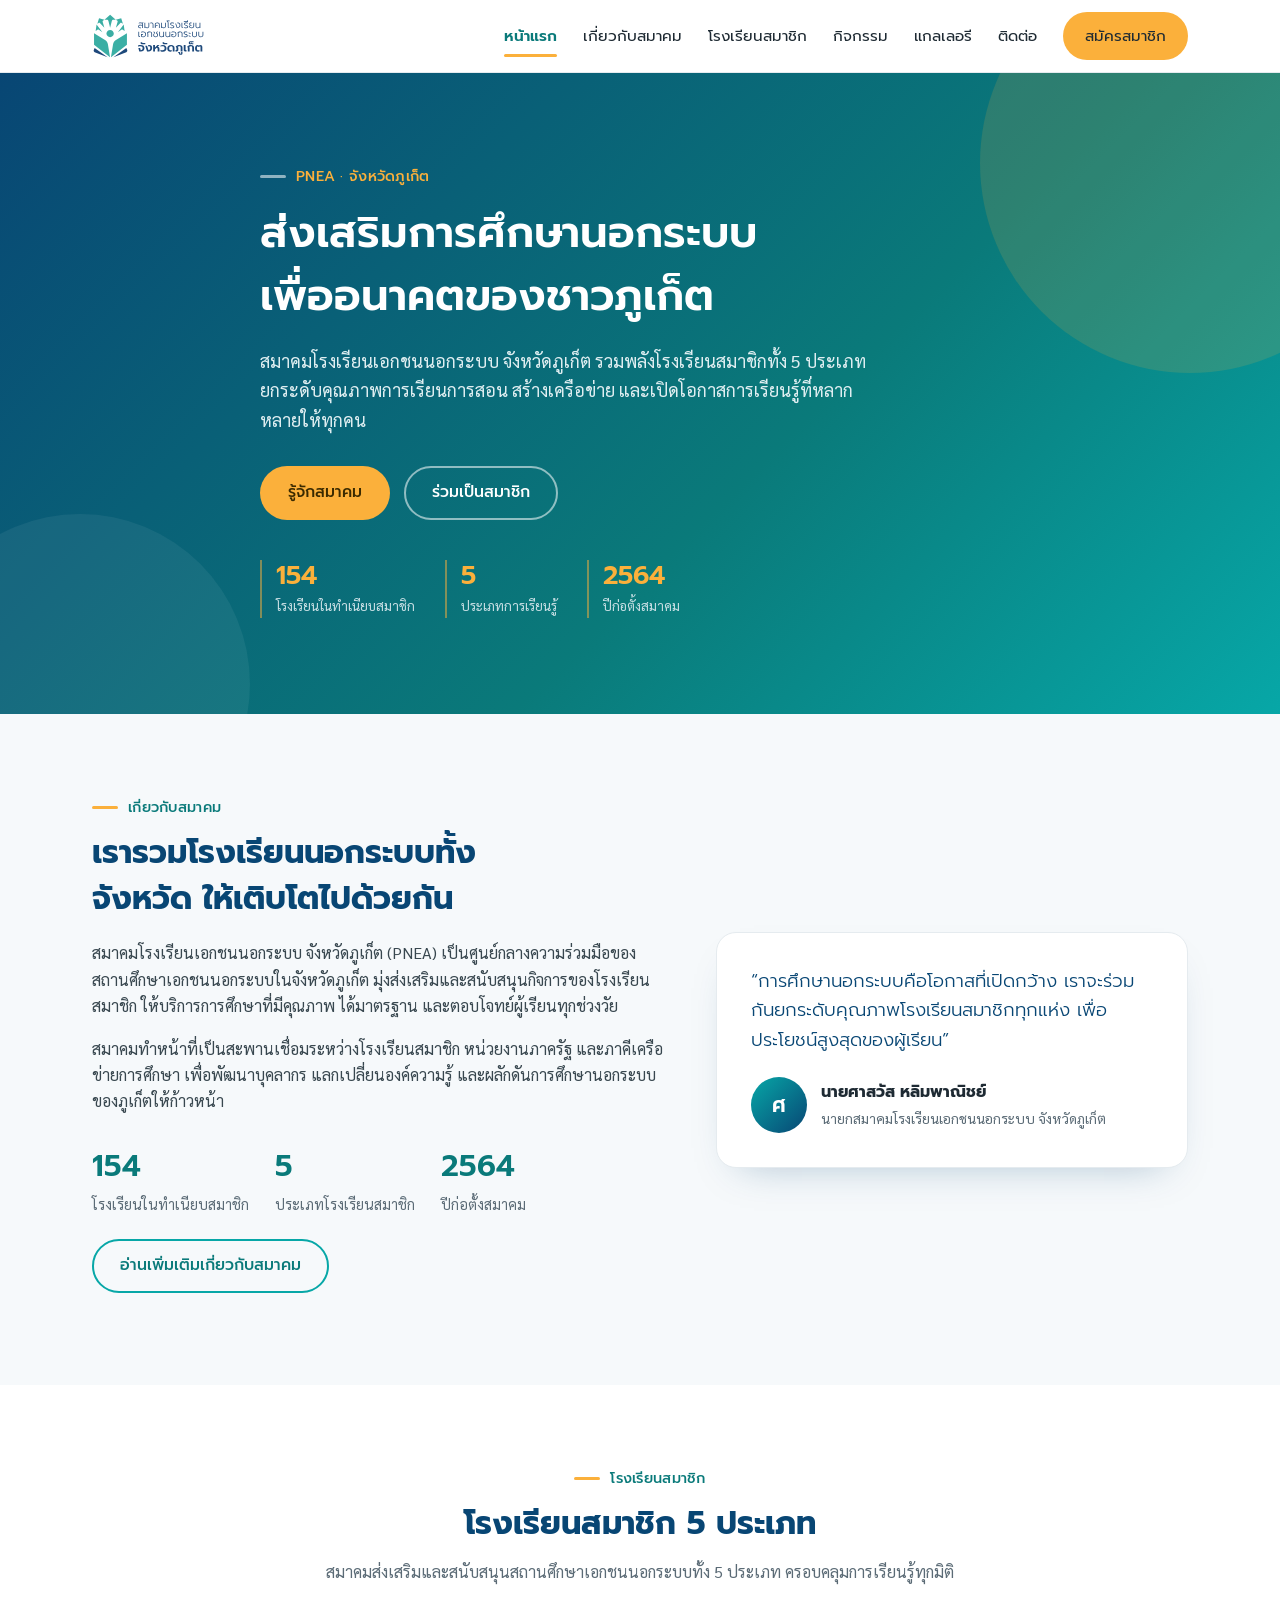
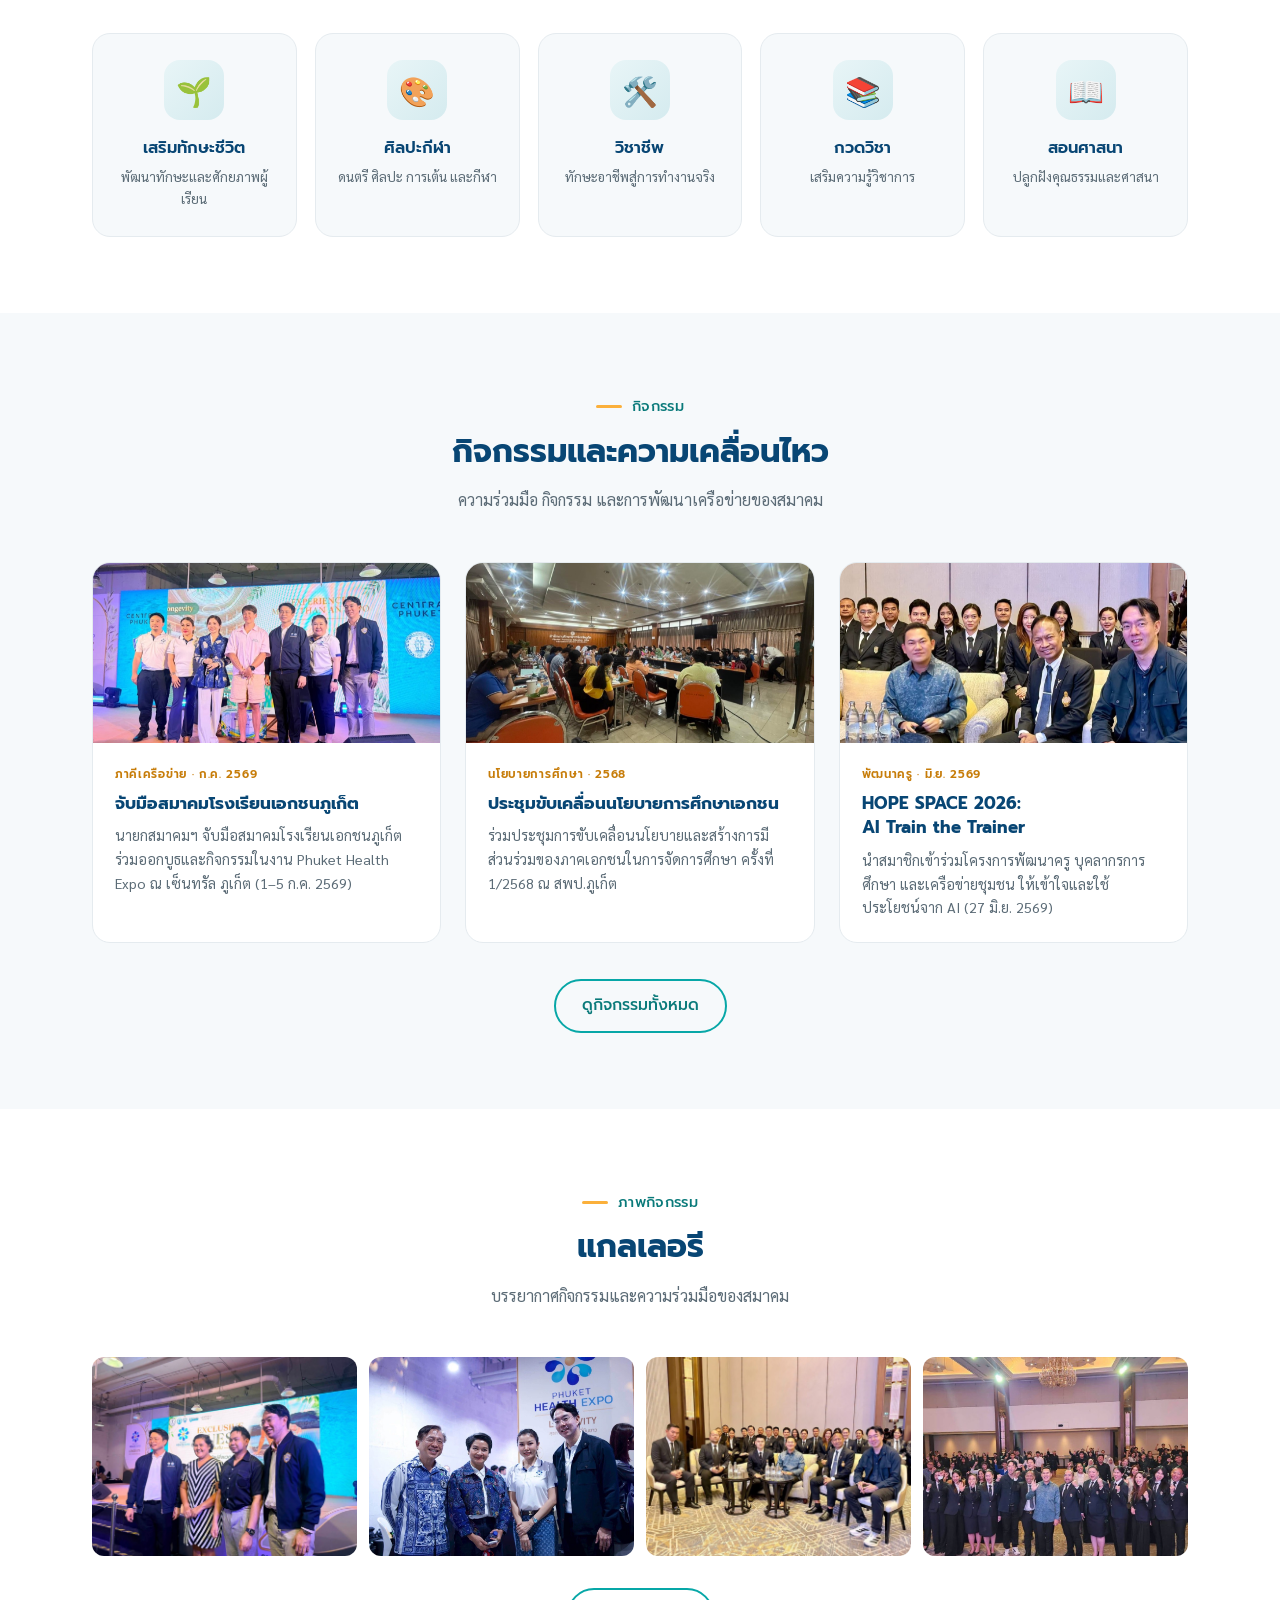
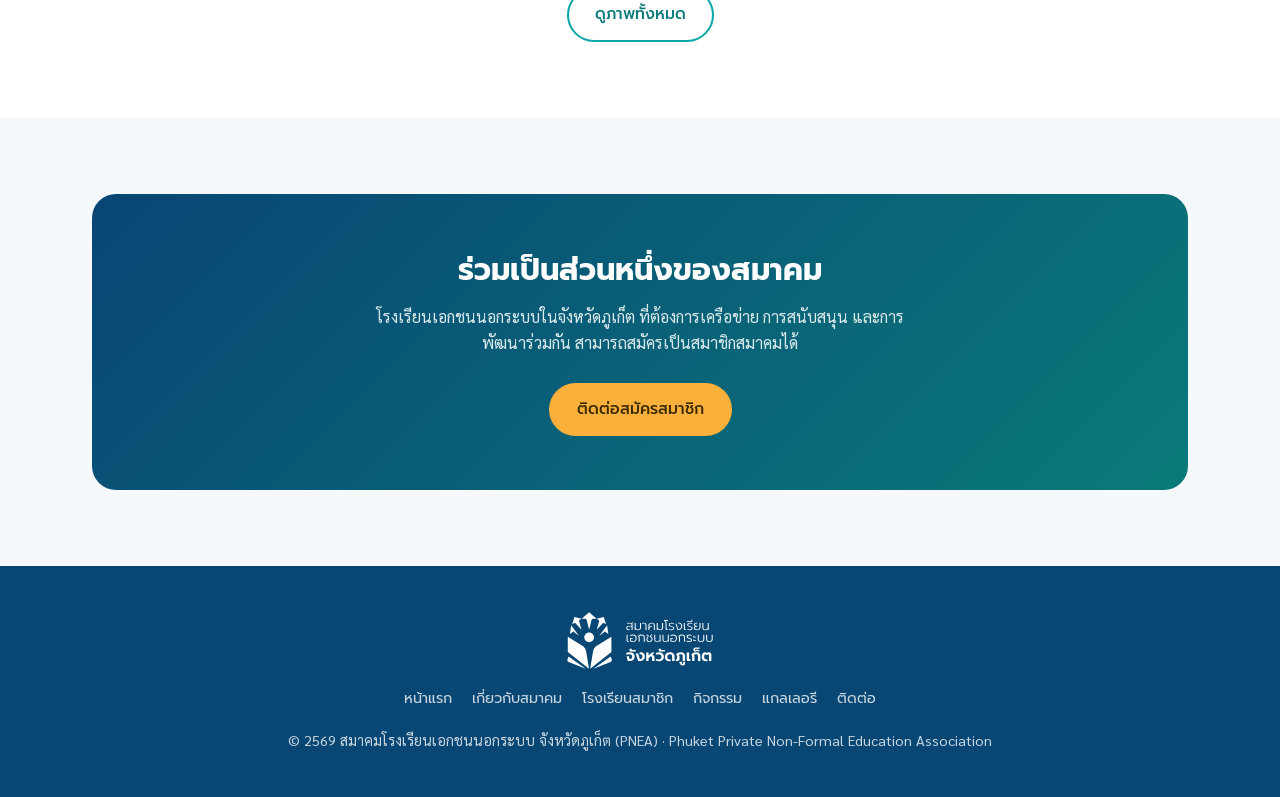
<file: index.html>
<!DOCTYPE html>
<html lang="th">
<head>
<meta charset="UTF-8">
<meta name="viewport" content="width=device-width, initial-scale=1.0">
<title>สมาคมโรงเรียนเอกชนนอกระบบ จังหวัดภูเก็ต | PNEA</title>
<meta name="description" content="สมาคมโรงเรียนเอกชนนอกระบบ จังหวัดภูเก็ต (PNEA) ส่งเสริมและสนับสนุนโรงเรียนสมาชิก 5 ประเภท เพื่อการศึกษาที่มีคุณภาพของชาวภูเก็ต">
<link rel="preconnect" href="https://fonts.googleapis.com">
<link rel="preconnect" href="https://fonts.gstatic.com" crossorigin>
<link href="https://fonts.googleapis.com/css2?family=Prompt:wght@300;400;500;600;700&family=Sarabun:wght@300;400;500;600&display=swap" rel="stylesheet">
<!-- social/meta -->
<link rel="icon" type="image/svg+xml" href="img/icon.svg">
<link rel="icon" type="image/png" sizes="512x512" href="img/icon-512.png">
<link rel="apple-touch-icon" href="img/icon-180.png">
<meta property="og:type" content="website">
<meta property="og:site_name" content="PNEA — สมาคมโรงเรียนเอกชนนอกระบบ จังหวัดภูเก็ต">
<meta property="og:locale" content="th_TH">
<meta property="og:title" content="สมาคมโรงเรียนเอกชนนอกระบบ จังหวัดภูเก็ต | PNEA">
<meta property="og:description" content="สมาคมโรงเรียนเอกชนนอกระบบ จังหวัดภูเก็ต (PNEA) ส่งเสริมและสนับสนุนโรงเรียนสมาชิก 5 ประเภท เพื่อการศึกษาที่มีคุณภาพของชาวภูเก็ต">
<meta property="og:url" content="https://satjah.github.io/phuket-pnea/">
<meta property="og:image" content="https://satjah.github.io/phuket-pnea/img/og.jpg">
<meta name="twitter:card" content="summary_large_image">
<link rel="canonical" href="https://satjah.github.io/phuket-pnea/">
<link rel="stylesheet" href="css/style.css">
</head>
<body>

<header>
  <nav class="wrap">
    <a class="logo" href="index.html">
      <img src="img/logo-th.svg" alt="PNEA – สมาคมโรงเรียนเอกชนนอกระบบ จังหวัดภูเก็ต" class="logo-img" width="548" height="223">
    </a>
    <div class="nav-links">
      <a href="index.html" class="active">หน้าแรก</a>
      <a href="about.html">เกี่ยวกับสมาคม</a>
      <a href="members.html">โรงเรียนสมาชิก</a>
      <a href="activities.html">กิจกรรม</a>
      <a href="gallery.html">แกลเลอรี</a>
      <a href="contact.html">ติดต่อ</a>
      <a href="members.html#join" class="btn btn-gold" style="padding:9px 20px">สมัครสมาชิก</a>
    </div>
    <button class="nav-toggle" aria-label="เมนู" aria-expanded="false">☰</button>
  </nav>
</header>

<!-- ===== HERO ===== -->
<div class="hero" id="top">
  <div class="wrap hero-inner">
    <div class="eyebrow">PNEA · จังหวัดภูเก็ต</div>
    <h1>ส่งเสริมการศึกษานอกระบบ เพื่ออนาคตของชาวภูเก็ต</h1>
    <p>สมาคมโรงเรียนเอกชนนอกระบบ จังหวัดภูเก็ต รวมพลังโรงเรียนสมาชิกทั้ง 5 ประเภท
       ยกระดับคุณภาพการเรียนการสอน สร้างเครือข่าย และเปิดโอกาสการเรียนรู้ที่หลากหลายให้ทุกคน</p>
    <div class="hero-cta">
      <a href="about.html" class="btn btn-gold">รู้จักสมาคม</a>
      <a href="members.html#join" class="btn btn-ghost">ร่วมเป็นสมาชิก</a>
    </div>
    <div class="hero-stats">
      <div class="hs"><b class="n-schools">154</b><span>โรงเรียนในทำเนียบสมาชิก</span></div>
      <div class="hs"><b>5</b><span>ประเภทการเรียนรู้</span></div>
      <div class="hs"><b>2564</b><span>ปีก่อตั้งสมาคม</span></div>
    </div>
  </div>
</div>

<!-- ===== ABOUT (ย่อ) ===== -->
<section id="about">
  <div class="wrap about-grid">
    <div>
      <div class="eyebrow">เกี่ยวกับสมาคม</div>
      <h2 style="font-size:2rem;color:var(--navy);margin:10px 0 18px">เรารวมโรงเรียนนอกระบบทั้งจังหวัด ให้เติบโตไปด้วยกัน</h2>
      <p>สมาคมโรงเรียนเอกชนนอกระบบ จังหวัดภูเก็ต (PNEA) เป็นศูนย์กลางความร่วมมือของสถานศึกษาเอกชนนอกระบบในจังหวัดภูเก็ต
         มุ่งส่งเสริมและสนับสนุนกิจการของโรงเรียนสมาชิก ให้บริการการศึกษาที่มีคุณภาพ ได้มาตรฐาน และตอบโจทย์ผู้เรียนทุกช่วงวัย</p>
      <p>สมาคมทำหน้าที่เป็นสะพานเชื่อมระหว่างโรงเรียนสมาชิก หน่วยงานภาครัฐ และภาคีเครือข่ายการศึกษา
         เพื่อพัฒนาบุคลากร แลกเปลี่ยนองค์ความรู้ และผลักดันการศึกษานอกระบบของภูเก็ตให้ก้าวหน้า</p>
      <div class="stat-row">
        <div class="stat"><b class="n-schools">154</b><span>โรงเรียนในทำเนียบสมาชิก</span></div>
        <div class="stat"><b>5</b><span>ประเภทโรงเรียนสมาชิก</span></div>
        <div class="stat"><b>2564</b><span>ปีก่อตั้งสมาคม</span></div>
      </div>
      <p style="margin-top:22px"><a href="about.html" class="btn btn-line">อ่านเพิ่มเติมเกี่ยวกับสมาคม</a></p>
    </div>
    <div class="about-card">
      <div class="quote">“การศึกษานอกระบบคือโอกาสที่เปิดกว้าง เราจะร่วมกันยกระดับคุณภาพโรงเรียนสมาชิกทุกแห่ง เพื่อประโยชน์สูงสุดของผู้เรียน”</div>
      <div class="prez">
        <div class="avatar">ศ</div>
        <div>
          <b>นายศาสวัส หลิมพาณิชย์</b>
          <span>นายกสมาคมโรงเรียนเอกชนนอกระบบ จังหวัดภูเก็ต</span>
        </div>
      </div>
    </div>
  </div>
</section>

<!-- ===== CATEGORIES (ย่อ) ===== -->
<section id="categories" class="sec-white">
  <div class="wrap">
    <div class="sec-head">
      <div class="eyebrow">โรงเรียนสมาชิก</div>
      <h2>โรงเรียนสมาชิก 5 ประเภท</h2>
      <p>สมาคมส่งเสริมและสนับสนุนสถานศึกษาเอกชนนอกระบบทั้ง 5 ประเภท ครอบคลุมการเรียนรู้ทุกมิติ</p>
    </div>
    <div class="cat-grid">
      <a class="cat" href="members.html"><div class="ic">🌱</div><h3>เสริมทักษะชีวิต</h3><p>พัฒนาทักษะและศักยภาพผู้เรียน</p></a>
      <a class="cat" href="members.html"><div class="ic">🎨</div><h3>ศิลปะกีฬา</h3><p>ดนตรี ศิลปะ การเต้น และกีฬา</p></a>
      <a class="cat" href="members.html"><div class="ic">🛠️</div><h3>วิชาชีพ</h3><p>ทักษะอาชีพสู่การทำงานจริง</p></a>
      <a class="cat" href="members.html"><div class="ic">📚</div><h3>กวดวิชา</h3><p>เสริมความรู้วิชาการ</p></a>
      <a class="cat" href="members.html"><div class="ic">📖</div><h3>สอนศาสนา</h3><p>ปลูกฝังคุณธรรมและศาสนา</p></a>
    </div>
  </div>
</section>

<!-- ===== ACTIVITIES (ย่อ 3 รายการล่าสุด) ===== -->
<section id="activities">
  <div class="wrap">
    <div class="sec-head">
      <div class="eyebrow">กิจกรรม</div>
      <h2>กิจกรรมและความเคลื่อนไหว</h2>
      <p>ความร่วมมือ กิจกรรม และการพัฒนาเครือข่ายของสมาคม</p>
    </div>
    <div class="act-grid">
      <a class="act" href="activities.html#a1">
        <img class="thumb" src="img/a1.jpg" alt="จับมือสมาคมโรงเรียนเอกชนภูเก็ตในงาน Phuket Health Expo" loading="lazy">
        <div class="body">
          <div class="tag">ภาคีเครือข่าย · ก.ค. 2569</div>
          <h3>จับมือสมาคมโรงเรียนเอกชนภูเก็ต</h3>
          <p>นายกสมาคมฯ จับมือสมาคมโรงเรียนเอกชนภูเก็ต ร่วมออกบูธและกิจกรรมในงาน Phuket Health Expo ณ เซ็นทรัล ภูเก็ต (1–5 ก.ค. 2569)</p>
        </div>
      </a>
      <a class="act" href="activities.html#a2">
        <img class="thumb" src="img/a2.jpg" alt="ประชุมขับเคลื่อนนโยบายการศึกษาเอกชน" loading="lazy">
        <div class="body">
          <div class="tag">นโยบายการศึกษา · 2568</div>
          <h3>ประชุมขับเคลื่อนนโยบายการศึกษาเอกชน</h3>
          <p>ร่วมประชุมการขับเคลื่อนนโยบายและสร้างการมีส่วนร่วมของภาคเอกชนในการจัดการศึกษา ครั้งที่ 1/2568 ณ สพป.ภูเก็ต</p>
        </div>
      </a>
      <a class="act" href="activities.html#a3">
        <img class="thumb" src="img/a3.jpg" alt="HOPE SPACE 2026: AI Train the Trainer" loading="lazy">
        <div class="body">
          <div class="tag">พัฒนาครู · มิ.ย. 2569</div>
          <h3>HOPE SPACE 2026: AI Train the Trainer</h3>
          <p>นำสมาชิกเข้าร่วมโครงการพัฒนาครู บุคลากรการศึกษา และเครือข่ายชุมชน ให้เข้าใจและใช้ประโยชน์จาก AI (27 มิ.ย. 2569)</p>
        </div>
      </a>
    </div>
    <div style="text-align:center;margin-top:36px"><a href="activities.html" class="btn btn-line">ดูกิจกรรมทั้งหมด</a></div>
  </div>
</section>

<!-- ===== GALLERY (ย่อ 4 รูป) ===== -->
<section class="sec-white">
  <div class="wrap">
    <div class="sec-head">
      <div class="eyebrow">ภาพกิจกรรม</div>
      <h2>แกลเลอรี</h2>
      <p>บรรยากาศกิจกรรมและความร่วมมือของสมาคม</p>
    </div>
    <div class="gallery-grid">
      <a class="gitem" href="gallery.html"><img src="img/g01.jpg" alt="กิจกรรมสมาคม PNEA — Phuket Health Expo" loading="lazy"></a>
      <a class="gitem" href="gallery.html"><img src="img/g02.jpg" alt="กิจกรรมสมาคม PNEA" loading="lazy"></a>
      <a class="gitem" href="gallery.html"><img src="img/g05.jpg" alt="โครงการ HOPE SPACE 2026 AI Train the Trainer" loading="lazy"></a>
      <a class="gitem" href="gallery.html"><img src="img/g06.jpg" alt="โครงการ HOPE SPACE 2026 AI Train the Trainer" loading="lazy"></a>
    </div>
    <div style="text-align:center;margin-top:32px"><a href="gallery.html" class="btn btn-line">ดูภาพทั้งหมด</a></div>
  </div>
</section>

<!-- ===== JOIN ===== -->
<section>
  <div class="wrap">
    <div class="join">
      <h2>ร่วมเป็นส่วนหนึ่งของสมาคม</h2>
      <p>โรงเรียนเอกชนนอกระบบในจังหวัดภูเก็ต ที่ต้องการเครือข่าย การสนับสนุน และการพัฒนาร่วมกัน สามารถสมัครเป็นสมาชิกสมาคมได้</p>
      <a href="members.html#join" class="btn btn-gold">ติดต่อสมัครสมาชิก</a>
    </div>
  </div>
</section>

<footer>
  <div class="wrap">
    <a class="logo foot-logo" href="index.html"><img src="img/logo-th-white.svg" alt="PNEA – สมาคมโรงเรียนเอกชนนอกระบบ จังหวัดภูเก็ต" width="548" height="223"></a>
    <div class="foot-nav">
      <a href="index.html">หน้าแรก</a>
      <a href="about.html">เกี่ยวกับสมาคม</a>
      <a href="members.html">โรงเรียนสมาชิก</a>
      <a href="activities.html">กิจกรรม</a>
      <a href="gallery.html">แกลเลอรี</a>
      <a href="contact.html">ติดต่อ</a>
    </div>
    <p>© 2569 สมาคมโรงเรียนเอกชนนอกระบบ จังหวัดภูเก็ต (PNEA) · Phuket Private Non-Formal Education Association</p>
  </div>
</footer>

<script src="js/main.js"></script>
</body>
</html>
</file>
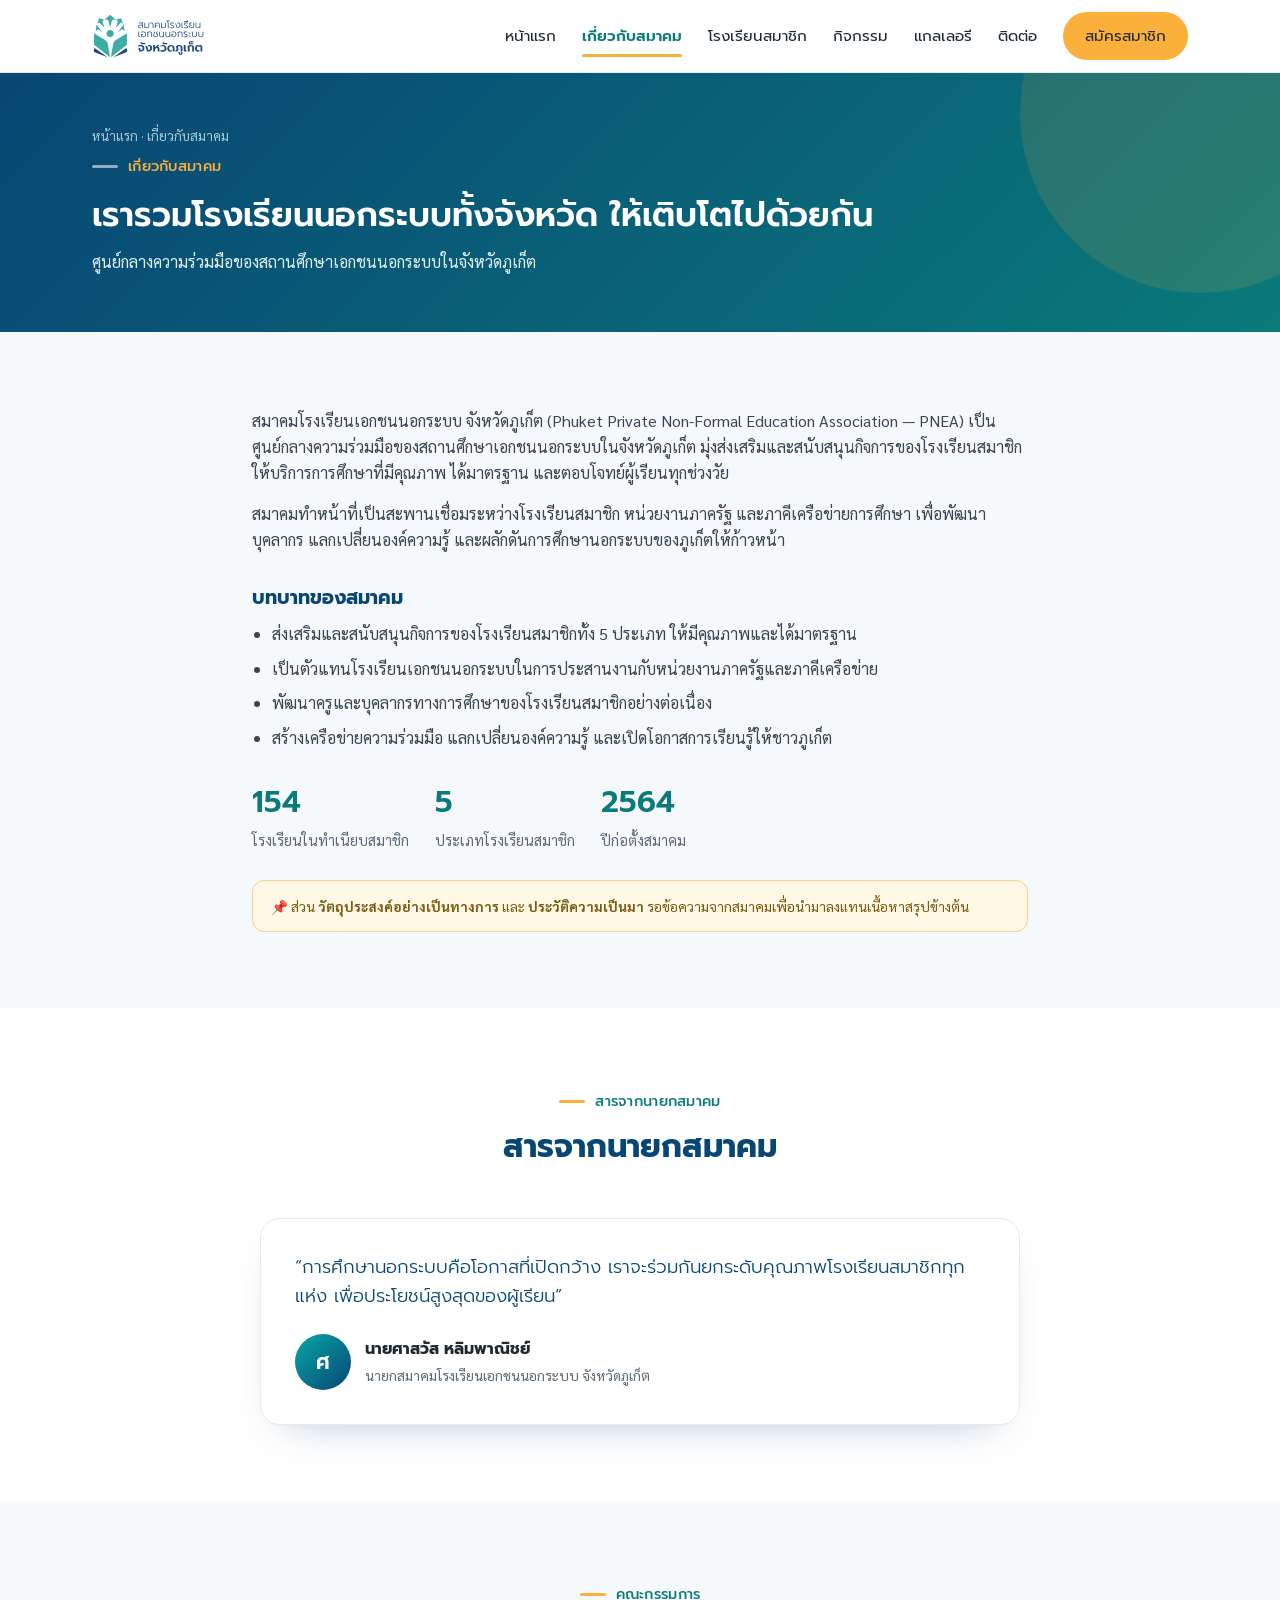
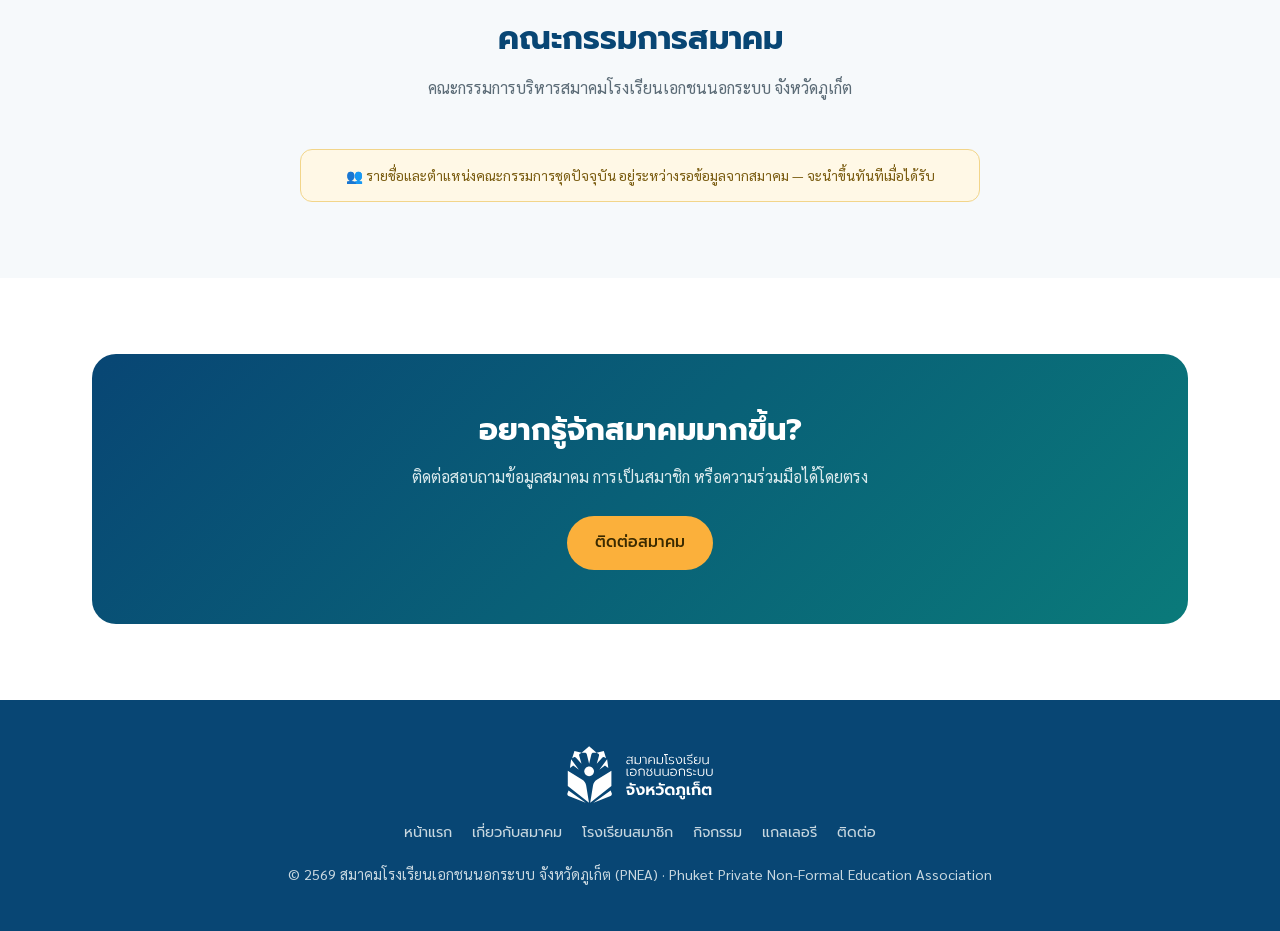
<file: about.html>
<!DOCTYPE html>
<html lang="th">
<head>
<meta charset="UTF-8">
<meta name="viewport" content="width=device-width, initial-scale=1.0">
<title>เกี่ยวกับสมาคม | PNEA สมาคมโรงเรียนเอกชนนอกระบบ จังหวัดภูเก็ต</title>
<meta name="description" content="ทำความรู้จักสมาคมโรงเรียนเอกชนนอกระบบ จังหวัดภูเก็ต (PNEA) — บทบาท พันธกิจ และสารจากนายกสมาคม">
<link rel="preconnect" href="https://fonts.googleapis.com">
<link rel="preconnect" href="https://fonts.gstatic.com" crossorigin>
<link href="https://fonts.googleapis.com/css2?family=Prompt:wght@300;400;500;600;700&family=Sarabun:wght@300;400;500;600&display=swap" rel="stylesheet">
<!-- social/meta -->
<link rel="icon" type="image/svg+xml" href="img/icon.svg">
<link rel="icon" type="image/png" sizes="512x512" href="img/icon-512.png">
<link rel="apple-touch-icon" href="img/icon-180.png">
<meta property="og:type" content="website">
<meta property="og:site_name" content="PNEA — สมาคมโรงเรียนเอกชนนอกระบบ จังหวัดภูเก็ต">
<meta property="og:locale" content="th_TH">
<meta property="og:title" content="เกี่ยวกับสมาคม | PNEA สมาคมโรงเรียนเอกชนนอกระบบ จังหวัดภูเก็ต">
<meta property="og:description" content="ทำความรู้จักสมาคมโรงเรียนเอกชนนอกระบบ จังหวัดภูเก็ต (PNEA) — บทบาท พันธกิจ และสารจากนายกสมาคม">
<meta property="og:url" content="https://satjah.github.io/phuket-pnea/about.html">
<meta property="og:image" content="https://satjah.github.io/phuket-pnea/img/og.jpg">
<meta name="twitter:card" content="summary_large_image">
<link rel="canonical" href="https://satjah.github.io/phuket-pnea/about.html">
<link rel="stylesheet" href="css/style.css">
</head>
<body>

<header>
  <nav class="wrap">
    <a class="logo" href="index.html">
      <img src="img/logo-th.svg" alt="PNEA – สมาคมโรงเรียนเอกชนนอกระบบ จังหวัดภูเก็ต" class="logo-img" width="548" height="223">
    </a>
    <div class="nav-links">
      <a href="index.html">หน้าแรก</a>
      <a href="about.html" class="active">เกี่ยวกับสมาคม</a>
      <a href="members.html">โรงเรียนสมาชิก</a>
      <a href="activities.html">กิจกรรม</a>
      <a href="gallery.html">แกลเลอรี</a>
      <a href="contact.html">ติดต่อ</a>
      <a href="members.html#join" class="btn btn-gold" style="padding:9px 20px">สมัครสมาชิก</a>
    </div>
    <button class="nav-toggle" aria-label="เมนู" aria-expanded="false">☰</button>
  </nav>
</header>

<div class="page-hero">
  <div class="wrap">
    <div class="crumb"><a href="index.html">หน้าแรก</a> · เกี่ยวกับสมาคม</div>
    <div class="eyebrow">เกี่ยวกับสมาคม</div>
    <h1>เรารวมโรงเรียนนอกระบบทั้งจังหวัด ให้เติบโตไปด้วยกัน</h1>
    <p>ศูนย์กลางความร่วมมือของสถานศึกษาเอกชนนอกระบบในจังหวัดภูเก็ต</p>
  </div>
</div>

<section>
  <div class="wrap prose">
    <p>สมาคมโรงเรียนเอกชนนอกระบบ จังหวัดภูเก็ต (Phuket Private Non-Formal Education Association — PNEA)
       เป็นศูนย์กลางความร่วมมือของสถานศึกษาเอกชนนอกระบบในจังหวัดภูเก็ต มุ่งส่งเสริมและสนับสนุนกิจการของโรงเรียนสมาชิก
       ให้บริการการศึกษาที่มีคุณภาพ ได้มาตรฐาน และตอบโจทย์ผู้เรียนทุกช่วงวัย</p>
    <p>สมาคมทำหน้าที่เป็นสะพานเชื่อมระหว่างโรงเรียนสมาชิก หน่วยงานภาครัฐ และภาคีเครือข่ายการศึกษา
       เพื่อพัฒนาบุคลากร แลกเปลี่ยนองค์ความรู้ และผลักดันการศึกษานอกระบบของภูเก็ตให้ก้าวหน้า</p>

    <h3>บทบาทของสมาคม</h3>
    <ul>
      <li>ส่งเสริมและสนับสนุนกิจการของโรงเรียนสมาชิกทั้ง 5 ประเภท ให้มีคุณภาพและได้มาตรฐาน</li>
      <li>เป็นตัวแทนโรงเรียนเอกชนนอกระบบในการประสานงานกับหน่วยงานภาครัฐและภาคีเครือข่าย</li>
      <li>พัฒนาครูและบุคลากรทางการศึกษาของโรงเรียนสมาชิกอย่างต่อเนื่อง</li>
      <li>สร้างเครือข่ายความร่วมมือ แลกเปลี่ยนองค์ความรู้ และเปิดโอกาสการเรียนรู้ให้ชาวภูเก็ต</li>
    </ul>

    <div class="stat-row">
      <div class="stat"><b class="n-schools">154</b><span>โรงเรียนในทำเนียบสมาชิก</span></div>
      <div class="stat"><b>5</b><span>ประเภทโรงเรียนสมาชิก</span></div>
      <div class="stat"><b>2564</b><span>ปีก่อตั้งสมาคม</span></div>
    </div>

    <div class="note">📌 ส่วน <b>วัตถุประสงค์อย่างเป็นทางการ</b> และ <b>ประวัติความเป็นมา</b> รอข้อความจากสมาคมเพื่อนำมาลงแทนเนื้อหาสรุปข้างต้น</div>
  </div>
</section>

<section class="sec-white">
  <div class="wrap">
    <div class="sec-head">
      <div class="eyebrow">สารจากนายกสมาคม</div>
      <h2>สารจากนายกสมาคม</h2>
    </div>
    <div class="about-card" style="max-width:760px;margin:0 auto">
      <div class="quote">“การศึกษานอกระบบคือโอกาสที่เปิดกว้าง เราจะร่วมกันยกระดับคุณภาพโรงเรียนสมาชิกทุกแห่ง เพื่อประโยชน์สูงสุดของผู้เรียน”</div>
      <div class="prez">
        <div class="avatar">ศ</div>
        <div>
          <b>นายศาสวัส หลิมพาณิชย์</b>
          <span>นายกสมาคมโรงเรียนเอกชนนอกระบบ จังหวัดภูเก็ต</span>
        </div>
      </div>
    </div>
  </div>
</section>

<section>
  <div class="wrap">
    <div class="sec-head">
      <div class="eyebrow">คณะกรรมการ</div>
      <h2>คณะกรรมการสมาคม</h2>
      <p>คณะกรรมการบริหารสมาคมโรงเรียนเอกชนนอกระบบ จังหวัดภูเก็ต</p>
    </div>
    <div class="note center">👥 รายชื่อและตำแหน่งคณะกรรมการชุดปัจจุบัน อยู่ระหว่างรอข้อมูลจากสมาคม — จะนำขึ้นทันทีเมื่อได้รับ</div>
  </div>
</section>

<section class="sec-white">
  <div class="wrap">
    <div class="join">
      <h2>อยากรู้จักสมาคมมากขึ้น?</h2>
      <p>ติดต่อสอบถามข้อมูลสมาคม การเป็นสมาชิก หรือความร่วมมือได้โดยตรง</p>
      <a href="contact.html" class="btn btn-gold">ติดต่อสมาคม</a>
    </div>
  </div>
</section>

<footer>
  <div class="wrap">
    <a class="logo foot-logo" href="index.html"><img src="img/logo-th-white.svg" alt="PNEA – สมาคมโรงเรียนเอกชนนอกระบบ จังหวัดภูเก็ต" width="548" height="223"></a>
    <div class="foot-nav">
      <a href="index.html">หน้าแรก</a>
      <a href="about.html">เกี่ยวกับสมาคม</a>
      <a href="members.html">โรงเรียนสมาชิก</a>
      <a href="activities.html">กิจกรรม</a>
      <a href="gallery.html">แกลเลอรี</a>
      <a href="contact.html">ติดต่อ</a>
    </div>
    <p>© 2569 สมาคมโรงเรียนเอกชนนอกระบบ จังหวัดภูเก็ต (PNEA) · Phuket Private Non-Formal Education Association</p>
  </div>
</footer>

<script src="js/main.js"></script>
</body>
</html>
</file>
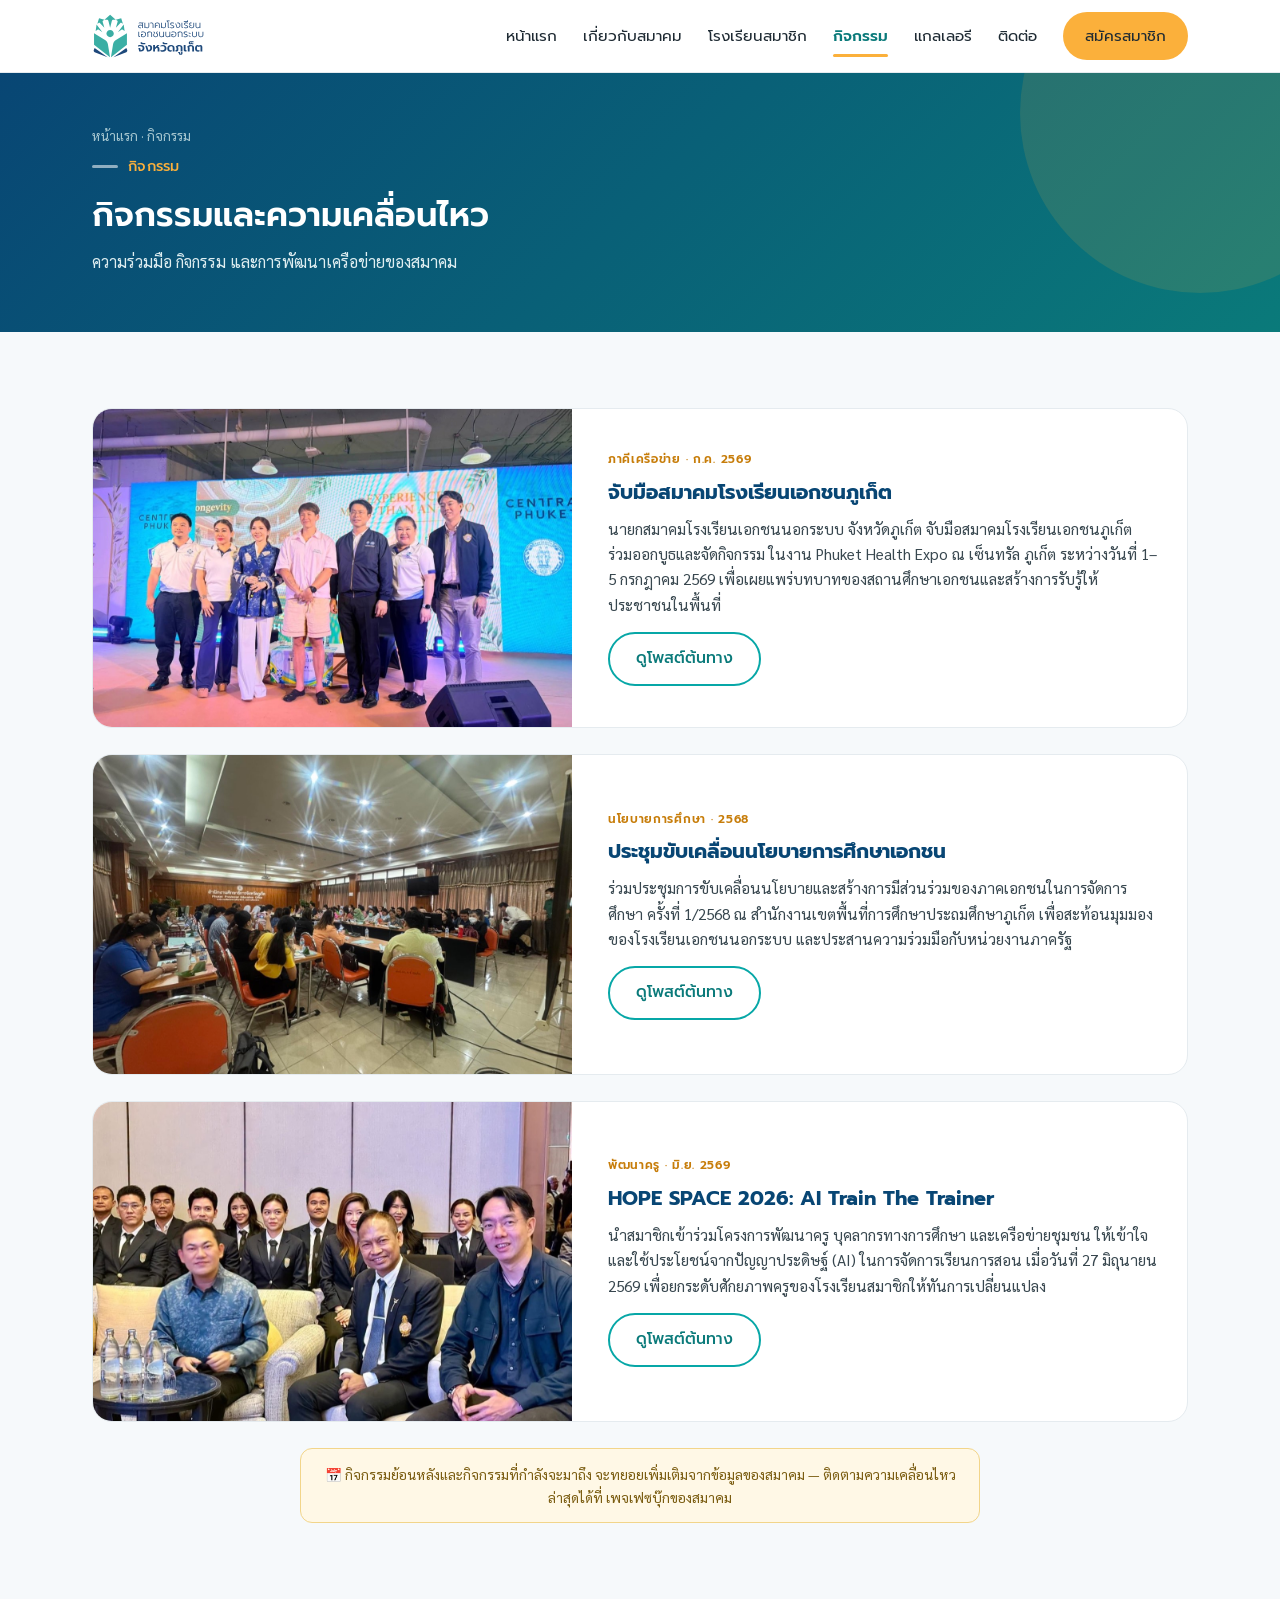
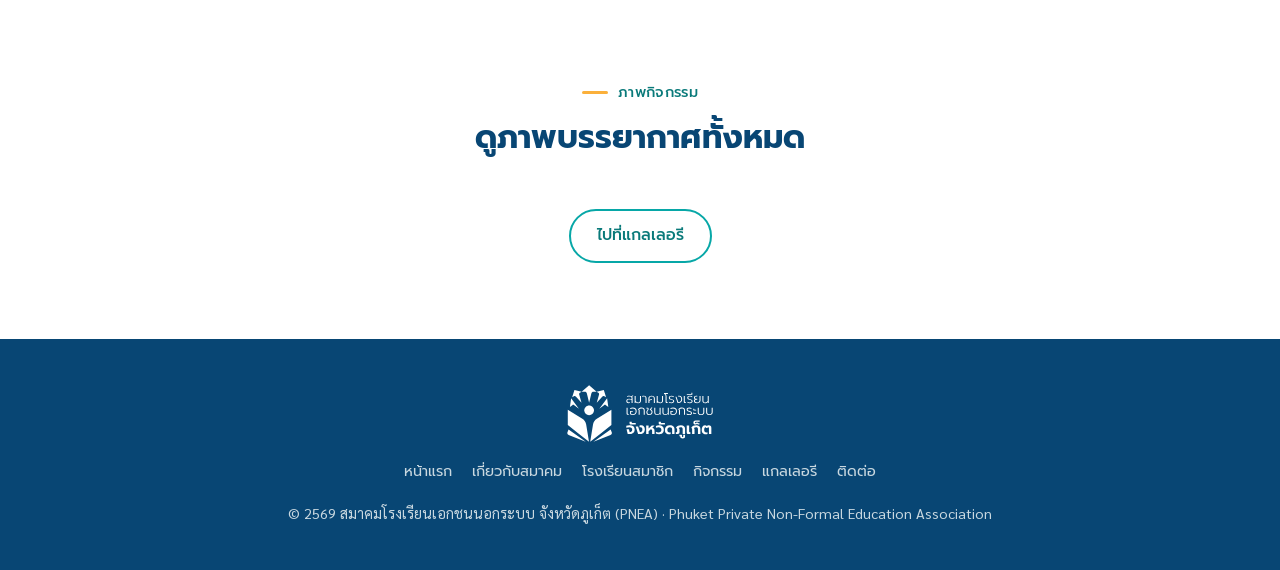
<file: activities.html>
<!DOCTYPE html>
<html lang="th">
<head>
<meta charset="UTF-8">
<meta name="viewport" content="width=device-width, initial-scale=1.0">
<title>กิจกรรม | PNEA สมาคมโรงเรียนเอกชนนอกระบบ จังหวัดภูเก็ต</title>
<meta name="description" content="กิจกรรมและความเคลื่อนไหวของสมาคมโรงเรียนเอกชนนอกระบบ จังหวัดภูเก็ต — ความร่วมมือภาคีเครือข่าย การประชุมนโยบาย และการพัฒนาครู">
<link rel="preconnect" href="https://fonts.googleapis.com">
<link rel="preconnect" href="https://fonts.gstatic.com" crossorigin>
<link href="https://fonts.googleapis.com/css2?family=Prompt:wght@300;400;500;600;700&family=Sarabun:wght@300;400;500;600&display=swap" rel="stylesheet">
<!-- social/meta -->
<link rel="icon" type="image/svg+xml" href="img/icon.svg">
<link rel="icon" type="image/png" sizes="512x512" href="img/icon-512.png">
<link rel="apple-touch-icon" href="img/icon-180.png">
<meta property="og:type" content="website">
<meta property="og:site_name" content="PNEA — สมาคมโรงเรียนเอกชนนอกระบบ จังหวัดภูเก็ต">
<meta property="og:locale" content="th_TH">
<meta property="og:title" content="กิจกรรม | PNEA สมาคมโรงเรียนเอกชนนอกระบบ จังหวัดภูเก็ต">
<meta property="og:description" content="กิจกรรมและความเคลื่อนไหวของสมาคมโรงเรียนเอกชนนอกระบบ จังหวัดภูเก็ต — ความร่วมมือภาคีเครือข่าย การประชุมนโยบาย และการพัฒนาครู">
<meta property="og:url" content="https://satjah.github.io/phuket-pnea/activities.html">
<meta property="og:image" content="https://satjah.github.io/phuket-pnea/img/og.jpg">
<meta name="twitter:card" content="summary_large_image">
<link rel="canonical" href="https://satjah.github.io/phuket-pnea/activities.html">
<link rel="stylesheet" href="css/style.css">
</head>
<body>

<header>
  <nav class="wrap">
    <a class="logo" href="index.html">
      <img src="img/logo-th.svg" alt="PNEA – สมาคมโรงเรียนเอกชนนอกระบบ จังหวัดภูเก็ต" class="logo-img" width="548" height="223">
    </a>
    <div class="nav-links">
      <a href="index.html">หน้าแรก</a>
      <a href="about.html">เกี่ยวกับสมาคม</a>
      <a href="members.html">โรงเรียนสมาชิก</a>
      <a href="activities.html" class="active">กิจกรรม</a>
      <a href="gallery.html">แกลเลอรี</a>
      <a href="contact.html">ติดต่อ</a>
      <a href="members.html#join" class="btn btn-gold" style="padding:9px 20px">สมัครสมาชิก</a>
    </div>
    <button class="nav-toggle" aria-label="เมนู" aria-expanded="false">☰</button>
  </nav>
</header>

<div class="page-hero">
  <div class="wrap">
    <div class="crumb"><a href="index.html">หน้าแรก</a> · กิจกรรม</div>
    <div class="eyebrow">กิจกรรม</div>
    <h1>กิจกรรมและความเคลื่อนไหว</h1>
    <p>ความร่วมมือ กิจกรรม และการพัฒนาเครือข่ายของสมาคม</p>
  </div>
</div>

<section>
  <div class="wrap">

    <article class="act-row" id="a1">
      <img src="img/a1.jpg" alt="จับมือสมาคมโรงเรียนเอกชนภูเก็ตในงาน Phuket Health Expo" loading="lazy">
      <div class="body">
        <div class="tag">ภาคีเครือข่าย · ก.ค. 2569</div>
        <h3>จับมือสมาคมโรงเรียนเอกชนภูเก็ต</h3>
        <p>นายกสมาคมโรงเรียนเอกชนนอกระบบ จังหวัดภูเก็ต จับมือสมาคมโรงเรียนเอกชนภูเก็ต ร่วมออกบูธและจัดกิจกรรม
           ในงาน Phuket Health Expo ณ เซ็นทรัล ภูเก็ต ระหว่างวันที่ 1–5 กรกฎาคม 2569
           เพื่อเผยแพร่บทบาทของสถานศึกษาเอกชนและสร้างการรับรู้ให้ประชาชนในพื้นที่</p>
        <a class="btn btn-line" href="https://www.facebook.com/PhuketPNEA/posts/1451477180345502" target="_blank" rel="noopener">ดูโพสต์ต้นทาง</a>
      </div>
    </article>

    <article class="act-row" id="a2">
      <img src="img/a2.jpg" alt="ประชุมขับเคลื่อนนโยบายการศึกษาเอกชน" loading="lazy">
      <div class="body">
        <div class="tag">นโยบายการศึกษา · 2568</div>
        <h3>ประชุมขับเคลื่อนนโยบายการศึกษาเอกชน</h3>
        <p>ร่วมประชุมการขับเคลื่อนนโยบายและสร้างการมีส่วนร่วมของภาคเอกชนในการจัดการศึกษา ครั้งที่ 1/2568
           ณ สำนักงานเขตพื้นที่การศึกษาประถมศึกษาภูเก็ต เพื่อสะท้อนมุมมองของโรงเรียนเอกชนนอกระบบ
           และประสานความร่วมมือกับหน่วยงานภาครัฐ</p>
        <a class="btn btn-line" href="https://www.facebook.com/photo/?fbid=1118627730297117&set=a.481563864003510" target="_blank" rel="noopener">ดูโพสต์ต้นทาง</a>
      </div>
    </article>

    <article class="act-row" id="a3">
      <img src="img/a3.jpg" alt="HOPE SPACE 2026: AI Train the Trainer" loading="lazy">
      <div class="body">
        <div class="tag">พัฒนาครู · มิ.ย. 2569</div>
        <h3>HOPE SPACE 2026: AI Train The Trainer</h3>
        <p>นำสมาชิกเข้าร่วมโครงการพัฒนาครู บุคลากรทางการศึกษา และเครือข่ายชุมชน ให้เข้าใจและใช้ประโยชน์จากปัญญาประดิษฐ์ (AI)
           ในการจัดการเรียนการสอน เมื่อวันที่ 27 มิถุนายน 2569 เพื่อยกระดับศักยภาพครูของโรงเรียนสมาชิกให้ทันการเปลี่ยนแปลง</p>
        <a class="btn btn-line" href="https://www.facebook.com/PhuketPNEA/posts/1445677737592113" target="_blank" rel="noopener">ดูโพสต์ต้นทาง</a>
      </div>
    </article>

    <div class="note center">📅 กิจกรรมย้อนหลังและกิจกรรมที่กำลังจะมาถึง จะทยอยเพิ่มเติมจากข้อมูลของสมาคม —
      ติดตามความเคลื่อนไหวล่าสุดได้ที่ <a href="https://www.facebook.com/PhuketPNEA" target="_blank" rel="noopener">เพจเฟซบุ๊กของสมาคม</a></div>
  </div>
</section>

<section class="sec-white">
  <div class="wrap">
    <div class="sec-head">
      <div class="eyebrow">ภาพกิจกรรม</div>
      <h2>ดูภาพบรรยากาศทั้งหมด</h2>
    </div>
    <div style="text-align:center"><a href="gallery.html" class="btn btn-line">ไปที่แกลเลอรี</a></div>
  </div>
</section>

<footer>
  <div class="wrap">
    <a class="logo foot-logo" href="index.html"><img src="img/logo-th-white.svg" alt="PNEA – สมาคมโรงเรียนเอกชนนอกระบบ จังหวัดภูเก็ต" width="548" height="223"></a>
    <div class="foot-nav">
      <a href="index.html">หน้าแรก</a>
      <a href="about.html">เกี่ยวกับสมาคม</a>
      <a href="members.html">โรงเรียนสมาชิก</a>
      <a href="activities.html">กิจกรรม</a>
      <a href="gallery.html">แกลเลอรี</a>
      <a href="contact.html">ติดต่อ</a>
    </div>
    <p>© 2569 สมาคมโรงเรียนเอกชนนอกระบบ จังหวัดภูเก็ต (PNEA) · Phuket Private Non-Formal Education Association</p>
  </div>
</footer>

<script src="js/main.js"></script>
</body>
</html>
</file>
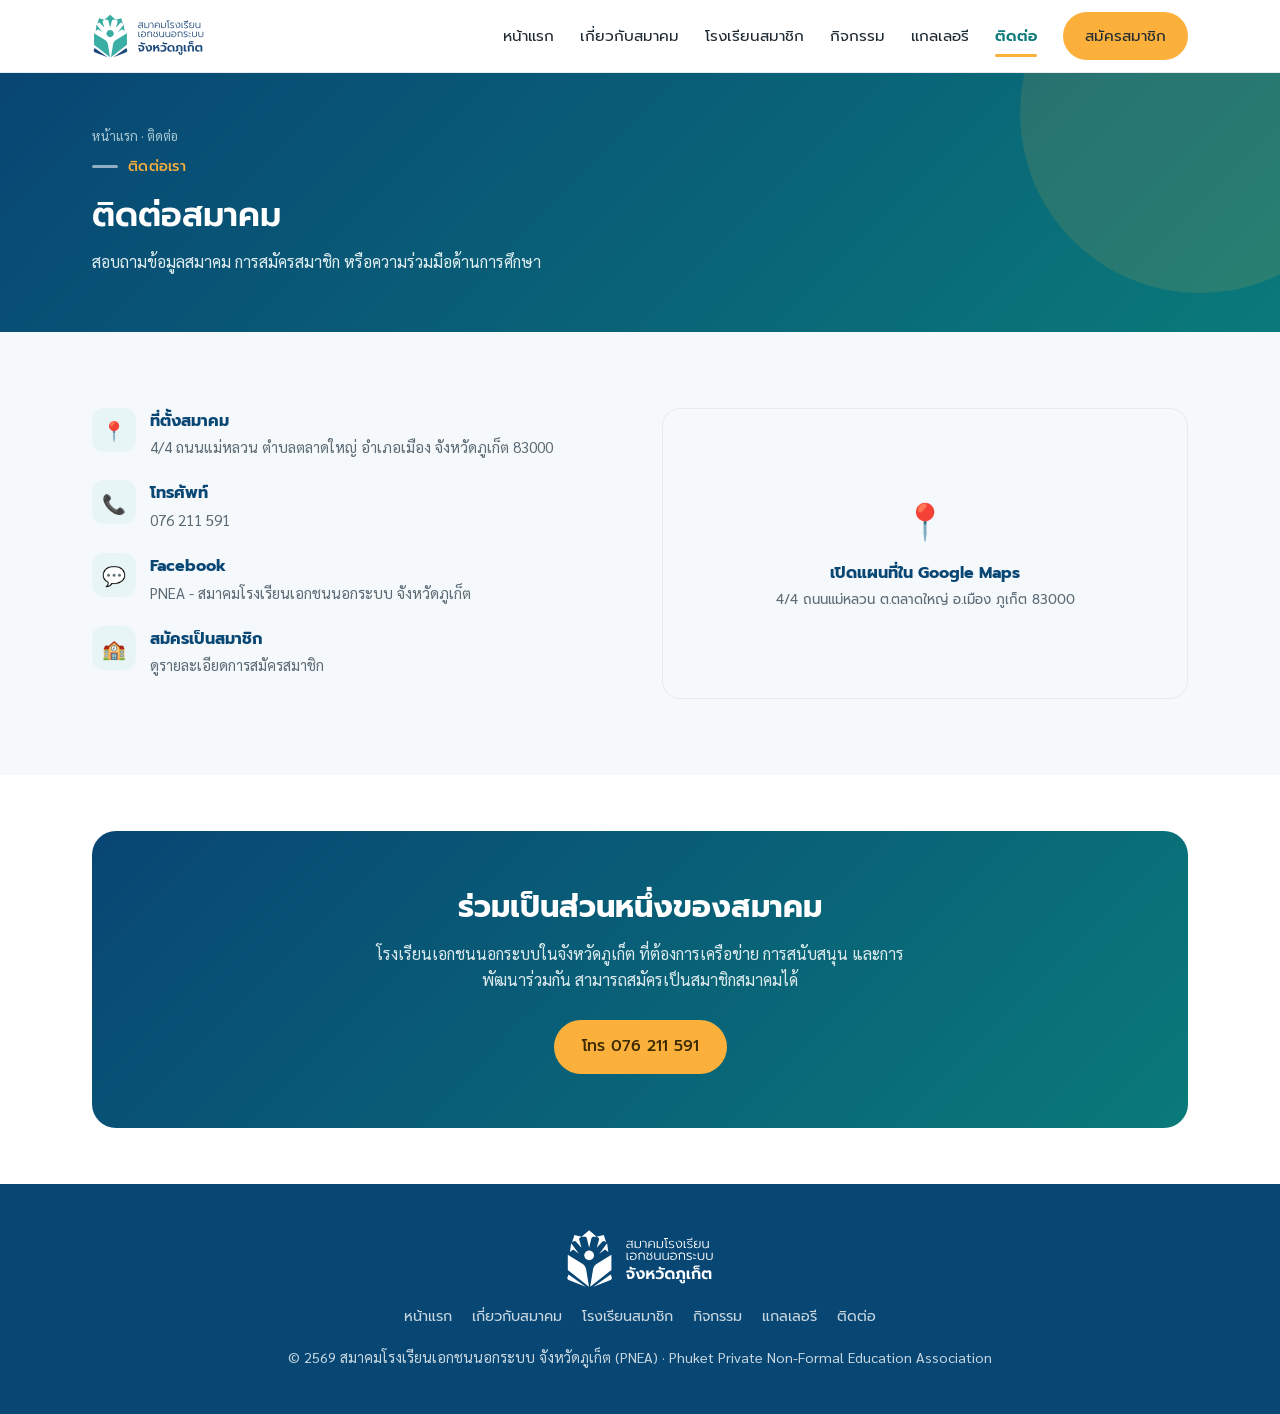
<file: contact.html>
<!DOCTYPE html>
<html lang="th">
<head>
<meta charset="UTF-8">
<meta name="viewport" content="width=device-width, initial-scale=1.0">
<title>ติดต่อสมาคม | PNEA สมาคมโรงเรียนเอกชนนอกระบบ จังหวัดภูเก็ต</title>
<meta name="description" content="ติดต่อสมาคมโรงเรียนเอกชนนอกระบบ จังหวัดภูเก็ต — 4/4 ถนนแม่หลวน ตำบลตลาดใหญ่ อำเภอเมือง จังหวัดภูเก็ต โทร 076 211 591">
<link rel="preconnect" href="https://fonts.googleapis.com">
<link rel="preconnect" href="https://fonts.gstatic.com" crossorigin>
<link href="https://fonts.googleapis.com/css2?family=Prompt:wght@300;400;500;600;700&family=Sarabun:wght@300;400;500;600&display=swap" rel="stylesheet">
<!-- social/meta -->
<link rel="icon" type="image/svg+xml" href="img/icon.svg">
<link rel="icon" type="image/png" sizes="512x512" href="img/icon-512.png">
<link rel="apple-touch-icon" href="img/icon-180.png">
<meta property="og:type" content="website">
<meta property="og:site_name" content="PNEA — สมาคมโรงเรียนเอกชนนอกระบบ จังหวัดภูเก็ต">
<meta property="og:locale" content="th_TH">
<meta property="og:title" content="ติดต่อสมาคม | PNEA สมาคมโรงเรียนเอกชนนอกระบบ จังหวัดภูเก็ต">
<meta property="og:description" content="ติดต่อสมาคมโรงเรียนเอกชนนอกระบบ จังหวัดภูเก็ต — 4/4 ถนนแม่หลวน ตำบลตลาดใหญ่ อำเภอเมือง จังหวัดภูเก็ต โทร 076 211 591">
<meta property="og:url" content="https://satjah.github.io/phuket-pnea/contact.html">
<meta property="og:image" content="https://satjah.github.io/phuket-pnea/img/og.jpg">
<meta name="twitter:card" content="summary_large_image">
<link rel="canonical" href="https://satjah.github.io/phuket-pnea/contact.html">
<link rel="stylesheet" href="css/style.css">
</head>
<body>

<header>
  <nav class="wrap">
    <a class="logo" href="index.html">
      <img src="img/logo-th.svg" alt="PNEA – สมาคมโรงเรียนเอกชนนอกระบบ จังหวัดภูเก็ต" class="logo-img" width="548" height="223">
    </a>
    <div class="nav-links">
      <a href="index.html">หน้าแรก</a>
      <a href="about.html">เกี่ยวกับสมาคม</a>
      <a href="members.html">โรงเรียนสมาชิก</a>
      <a href="activities.html">กิจกรรม</a>
      <a href="gallery.html">แกลเลอรี</a>
      <a href="contact.html" class="active">ติดต่อ</a>
      <a href="members.html#join" class="btn btn-gold" style="padding:9px 20px">สมัครสมาชิก</a>
    </div>
    <button class="nav-toggle" aria-label="เมนู" aria-expanded="false">☰</button>
  </nav>
</header>

<div class="page-hero">
  <div class="wrap">
    <div class="crumb"><a href="index.html">หน้าแรก</a> · ติดต่อ</div>
    <div class="eyebrow">ติดต่อเรา</div>
    <h1>ติดต่อสมาคม</h1>
    <p>สอบถามข้อมูลสมาคม การสมัครสมาชิก หรือความร่วมมือด้านการศึกษา</p>
  </div>
</div>

<section>
  <div class="wrap contact-grid">
    <div>
      <div class="contact-item"><div class="ic">📍</div><div><b>ที่ตั้งสมาคม</b><span>4/4 ถนนแม่หลวน ตำบลตลาดใหญ่ อำเภอเมือง จังหวัดภูเก็ต 83000</span></div></div>
      <div class="contact-item"><div class="ic">📞</div><div><b>โทรศัพท์</b><a href="tel:+6676211591">076 211 591</a></div></div>
      <div class="contact-item"><div class="ic">💬</div><div><b>Facebook</b><a href="https://www.facebook.com/PhuketPNEA" target="_blank" rel="noopener">PNEA - สมาคมโรงเรียนเอกชนนอกระบบ จังหวัดภูเก็ต</a></div></div>
      <div class="contact-item"><div class="ic">🏫</div><div><b>สมัครเป็นสมาชิก</b><a href="members.html#join">ดูรายละเอียดการสมัครสมาชิก</a></div></div>
    </div>
    <a class="map-ph map-live" href="https://www.google.com/maps/search/?api=1&query=4%2F4%20%E0%B8%96%E0%B8%99%E0%B8%99%E0%B9%81%E0%B8%A1%E0%B9%88%E0%B8%AB%E0%B8%A5%E0%B8%A7%E0%B8%99%20%E0%B8%95%E0%B8%A5%E0%B8%B2%E0%B8%94%E0%B9%83%E0%B8%AB%E0%B8%8D%E0%B9%88%20%E0%B9%80%E0%B8%A1%E0%B8%B7%E0%B8%AD%E0%B8%87%E0%B8%A0%E0%B8%B9%E0%B9%80%E0%B8%81%E0%B9%87%E0%B8%95" target="_blank" rel="noopener">
      <div>
        <div style="font-size:2.2rem;margin-bottom:8px">📍</div>
        <b style="color:var(--navy)">เปิดแผนที่ใน Google Maps</b><br>
        <small>4/4 ถนนแม่หลวน ต.ตลาดใหญ่ อ.เมือง ภูเก็ต 83000</small>
      </div>
    </a>
  </div>
</section>

<section class="sec-white tight">
  <div class="wrap">
    <div class="join">
      <h2>ร่วมเป็นส่วนหนึ่งของสมาคม</h2>
      <p>โรงเรียนเอกชนนอกระบบในจังหวัดภูเก็ต ที่ต้องการเครือข่าย การสนับสนุน และการพัฒนาร่วมกัน สามารถสมัครเป็นสมาชิกสมาคมได้</p>
      <a href="tel:+6676211591" class="btn btn-gold">โทร 076 211 591</a>
    </div>
  </div>
</section>

<footer>
  <div class="wrap">
    <a class="logo foot-logo" href="index.html"><img src="img/logo-th-white.svg" alt="PNEA – สมาคมโรงเรียนเอกชนนอกระบบ จังหวัดภูเก็ต" width="548" height="223"></a>
    <div class="foot-nav">
      <a href="index.html">หน้าแรก</a>
      <a href="about.html">เกี่ยวกับสมาคม</a>
      <a href="members.html">โรงเรียนสมาชิก</a>
      <a href="activities.html">กิจกรรม</a>
      <a href="gallery.html">แกลเลอรี</a>
      <a href="contact.html">ติดต่อ</a>
    </div>
    <p>© 2569 สมาคมโรงเรียนเอกชนนอกระบบ จังหวัดภูเก็ต (PNEA) · Phuket Private Non-Formal Education Association</p>
  </div>
</footer>

<script src="js/main.js"></script>
</body>
</html>
</file>
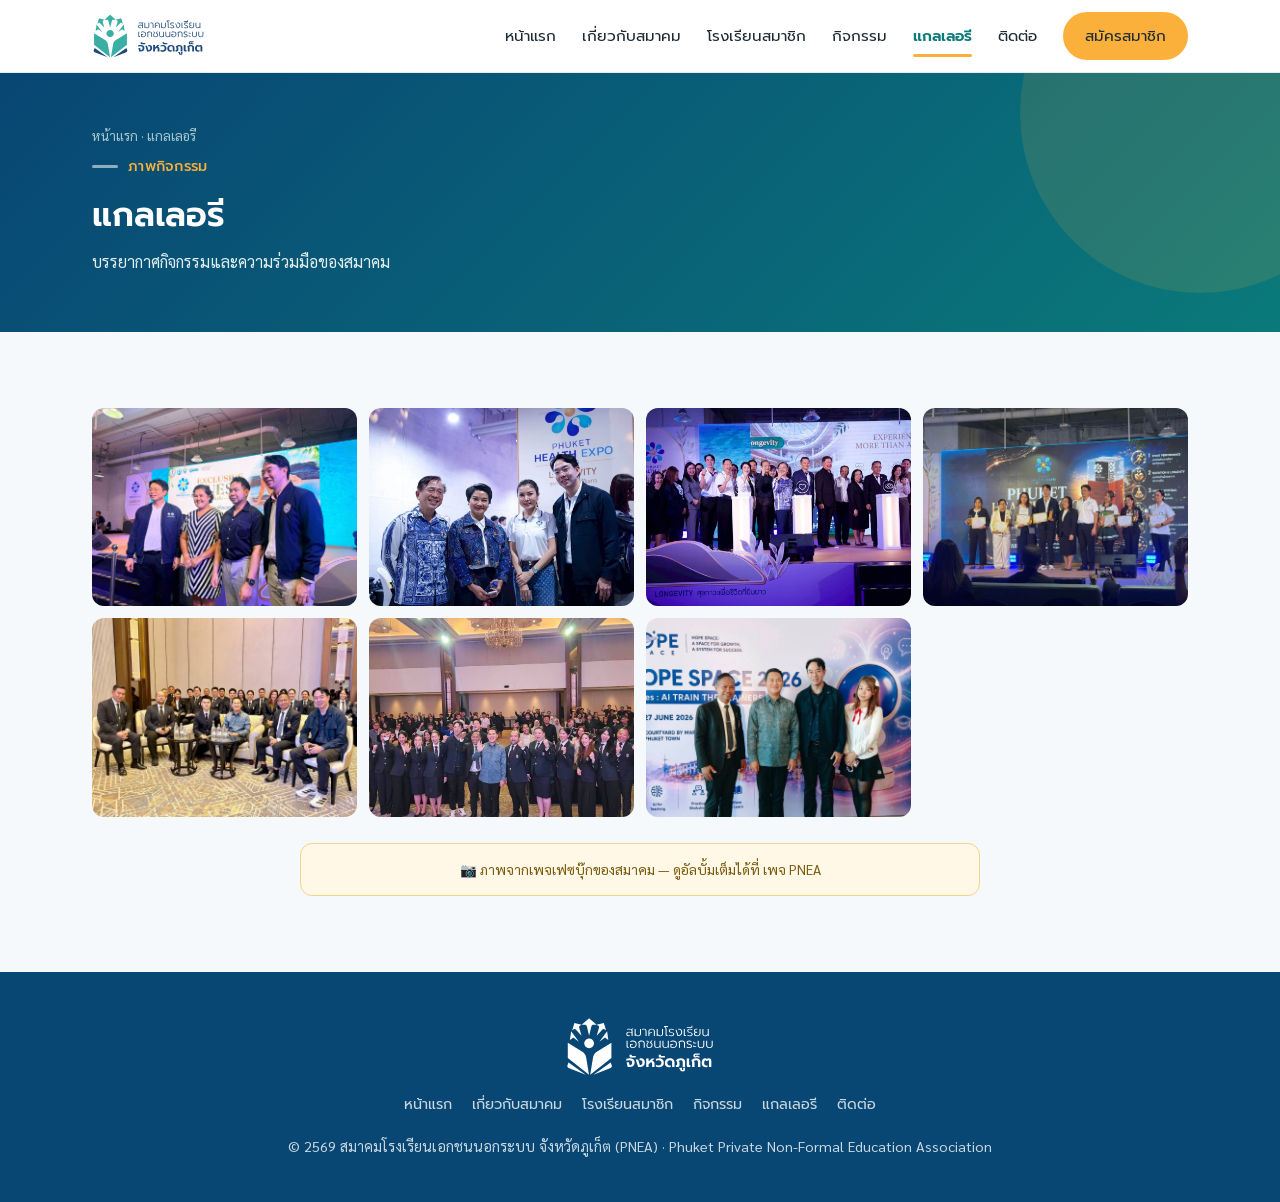
<file: gallery.html>
<!DOCTYPE html>
<html lang="th">
<head>
<meta charset="UTF-8">
<meta name="viewport" content="width=device-width, initial-scale=1.0">
<title>แกลเลอรี | PNEA สมาคมโรงเรียนเอกชนนอกระบบ จังหวัดภูเก็ต</title>
<meta name="description" content="ภาพบรรยากาศกิจกรรมและความร่วมมือของสมาคมโรงเรียนเอกชนนอกระบบ จังหวัดภูเก็ต">
<link rel="preconnect" href="https://fonts.googleapis.com">
<link rel="preconnect" href="https://fonts.gstatic.com" crossorigin>
<link href="https://fonts.googleapis.com/css2?family=Prompt:wght@300;400;500;600;700&family=Sarabun:wght@300;400;500;600&display=swap" rel="stylesheet">
<!-- social/meta -->
<link rel="icon" type="image/svg+xml" href="img/icon.svg">
<link rel="icon" type="image/png" sizes="512x512" href="img/icon-512.png">
<link rel="apple-touch-icon" href="img/icon-180.png">
<meta property="og:type" content="website">
<meta property="og:site_name" content="PNEA — สมาคมโรงเรียนเอกชนนอกระบบ จังหวัดภูเก็ต">
<meta property="og:locale" content="th_TH">
<meta property="og:title" content="แกลเลอรี | PNEA สมาคมโรงเรียนเอกชนนอกระบบ จังหวัดภูเก็ต">
<meta property="og:description" content="ภาพบรรยากาศกิจกรรมและความร่วมมือของสมาคมโรงเรียนเอกชนนอกระบบ จังหวัดภูเก็ต">
<meta property="og:url" content="https://satjah.github.io/phuket-pnea/gallery.html">
<meta property="og:image" content="https://satjah.github.io/phuket-pnea/img/og.jpg">
<meta name="twitter:card" content="summary_large_image">
<link rel="canonical" href="https://satjah.github.io/phuket-pnea/gallery.html">
<link rel="stylesheet" href="css/style.css">
</head>
<body>

<header>
  <nav class="wrap">
    <a class="logo" href="index.html">
      <img src="img/logo-th.svg" alt="PNEA – สมาคมโรงเรียนเอกชนนอกระบบ จังหวัดภูเก็ต" class="logo-img" width="548" height="223">
    </a>
    <div class="nav-links">
      <a href="index.html">หน้าแรก</a>
      <a href="about.html">เกี่ยวกับสมาคม</a>
      <a href="members.html">โรงเรียนสมาชิก</a>
      <a href="activities.html">กิจกรรม</a>
      <a href="gallery.html" class="active">แกลเลอรี</a>
      <a href="contact.html">ติดต่อ</a>
      <a href="members.html#join" class="btn btn-gold" style="padding:9px 20px">สมัครสมาชิก</a>
    </div>
    <button class="nav-toggle" aria-label="เมนู" aria-expanded="false">☰</button>
  </nav>
</header>

<div class="page-hero">
  <div class="wrap">
    <div class="crumb"><a href="index.html">หน้าแรก</a> · แกลเลอรี</div>
    <div class="eyebrow">ภาพกิจกรรม</div>
    <h1>แกลเลอรี</h1>
    <p>บรรยากาศกิจกรรมและความร่วมมือของสมาคม</p>
  </div>
</div>

<section>
  <div class="wrap">
    <div class="gallery-grid">
      <a class="gitem" href="img/g01.jpg" target="_blank" rel="noopener"><img src="img/g01.jpg" alt="กิจกรรมสมาคม PNEA — Phuket Health Expo" loading="lazy"></a>
      <a class="gitem" href="img/g02.jpg" target="_blank" rel="noopener"><img src="img/g02.jpg" alt="กิจกรรมสมาคม PNEA" loading="lazy"></a>
      <a class="gitem" href="img/g03.jpg" target="_blank" rel="noopener"><img src="img/g03.jpg" alt="กิจกรรมสมาคม PNEA" loading="lazy"></a>
      <a class="gitem" href="img/g04.jpg" target="_blank" rel="noopener"><img src="img/g04.jpg" alt="บูธและกิจกรรมสมาคม PNEA" loading="lazy"></a>
      <a class="gitem" href="img/g05.jpg" target="_blank" rel="noopener"><img src="img/g05.jpg" alt="โครงการ HOPE SPACE 2026 AI Train the Trainer" loading="lazy"></a>
      <a class="gitem" href="img/g06.jpg" target="_blank" rel="noopener"><img src="img/g06.jpg" alt="โครงการ HOPE SPACE 2026 AI Train the Trainer" loading="lazy"></a>
      <a class="gitem" href="img/g07.jpg" target="_blank" rel="noopener"><img src="img/g07.jpg" alt="โครงการ HOPE SPACE 2026 AI Train the Trainer" loading="lazy"></a>
    </div>
    <div class="note center">📷 ภาพจากเพจเฟซบุ๊กของสมาคม —
      ดูอัลบั้มเต็มได้ที่ <a href="https://www.facebook.com/PhuketPNEA" target="_blank" rel="noopener">เพจ PNEA</a></div>
  </div>
</section>

<footer>
  <div class="wrap">
    <a class="logo foot-logo" href="index.html"><img src="img/logo-th-white.svg" alt="PNEA – สมาคมโรงเรียนเอกชนนอกระบบ จังหวัดภูเก็ต" width="548" height="223"></a>
    <div class="foot-nav">
      <a href="index.html">หน้าแรก</a>
      <a href="about.html">เกี่ยวกับสมาคม</a>
      <a href="members.html">โรงเรียนสมาชิก</a>
      <a href="activities.html">กิจกรรม</a>
      <a href="gallery.html">แกลเลอรี</a>
      <a href="contact.html">ติดต่อ</a>
    </div>
    <p>© 2569 สมาคมโรงเรียนเอกชนนอกระบบ จังหวัดภูเก็ต (PNEA) · Phuket Private Non-Formal Education Association</p>
  </div>
</footer>

<script src="js/main.js"></script>
</body>
</html>
</file>
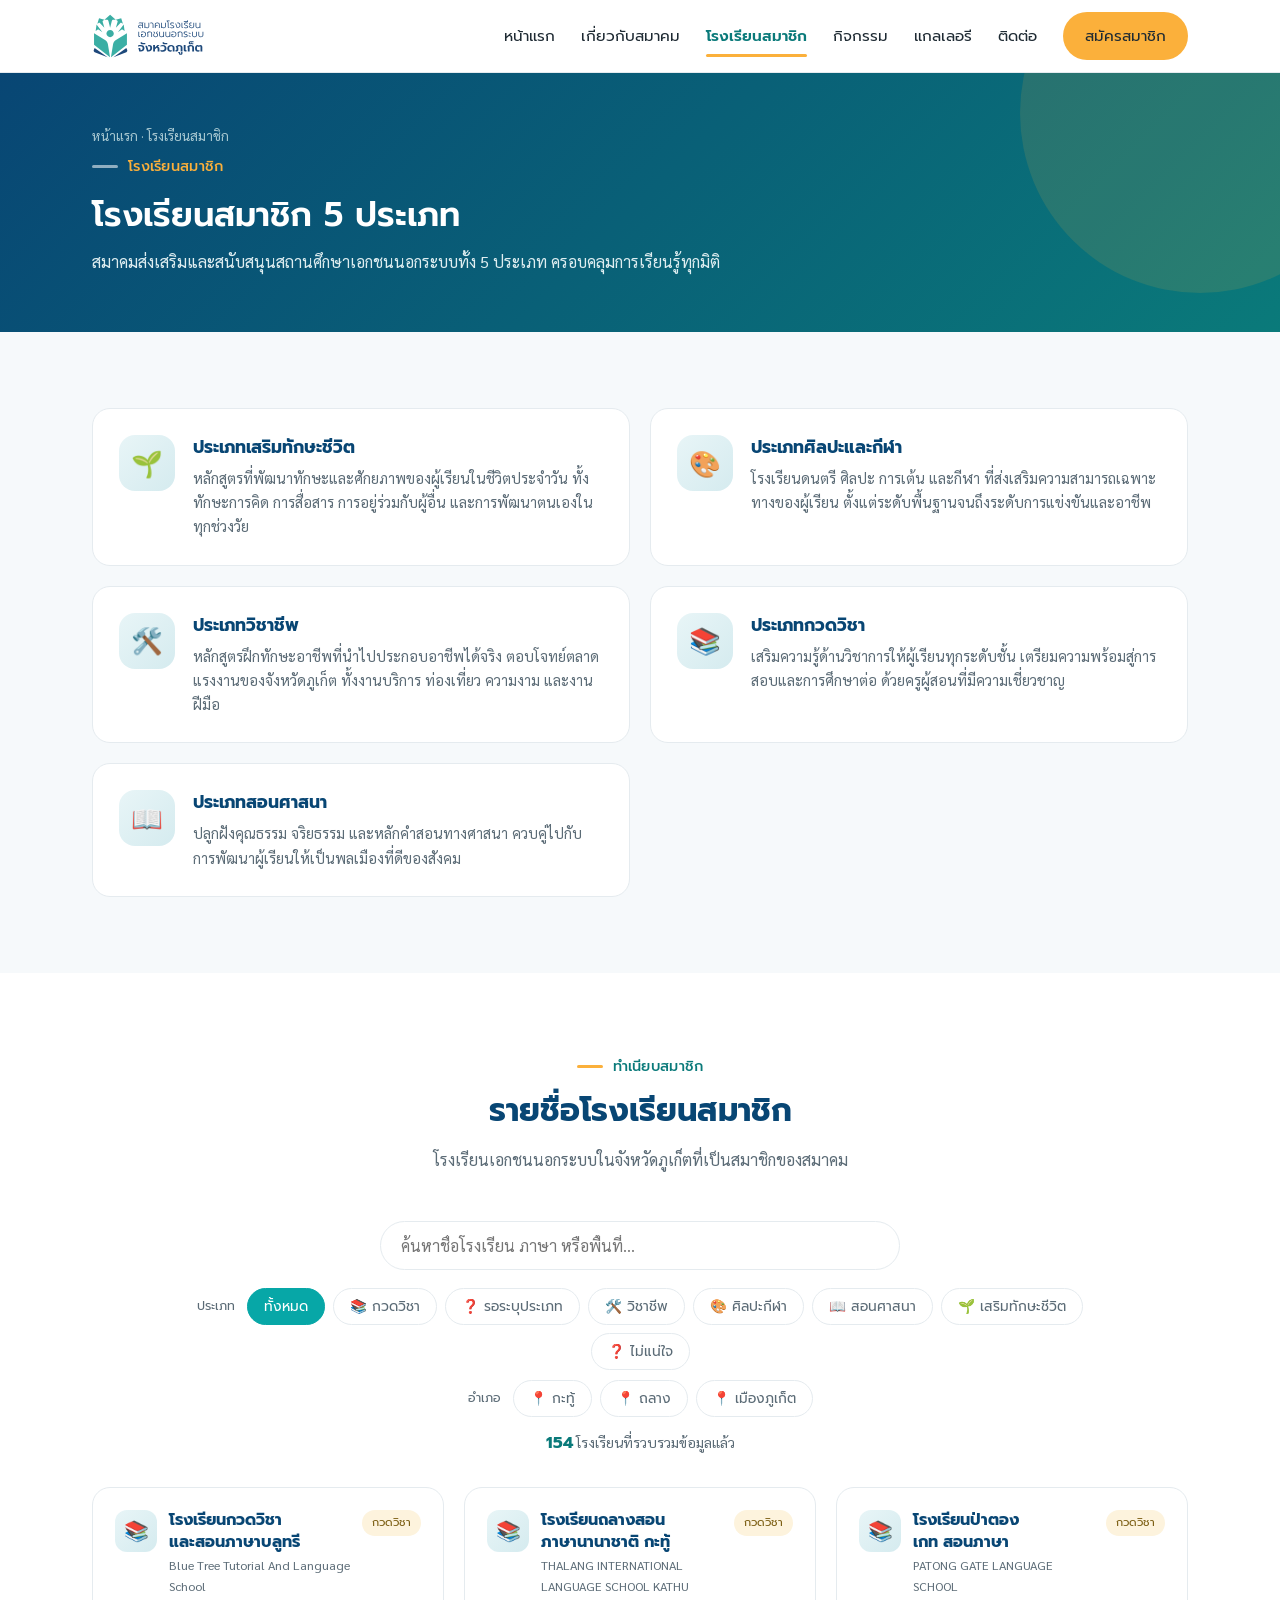
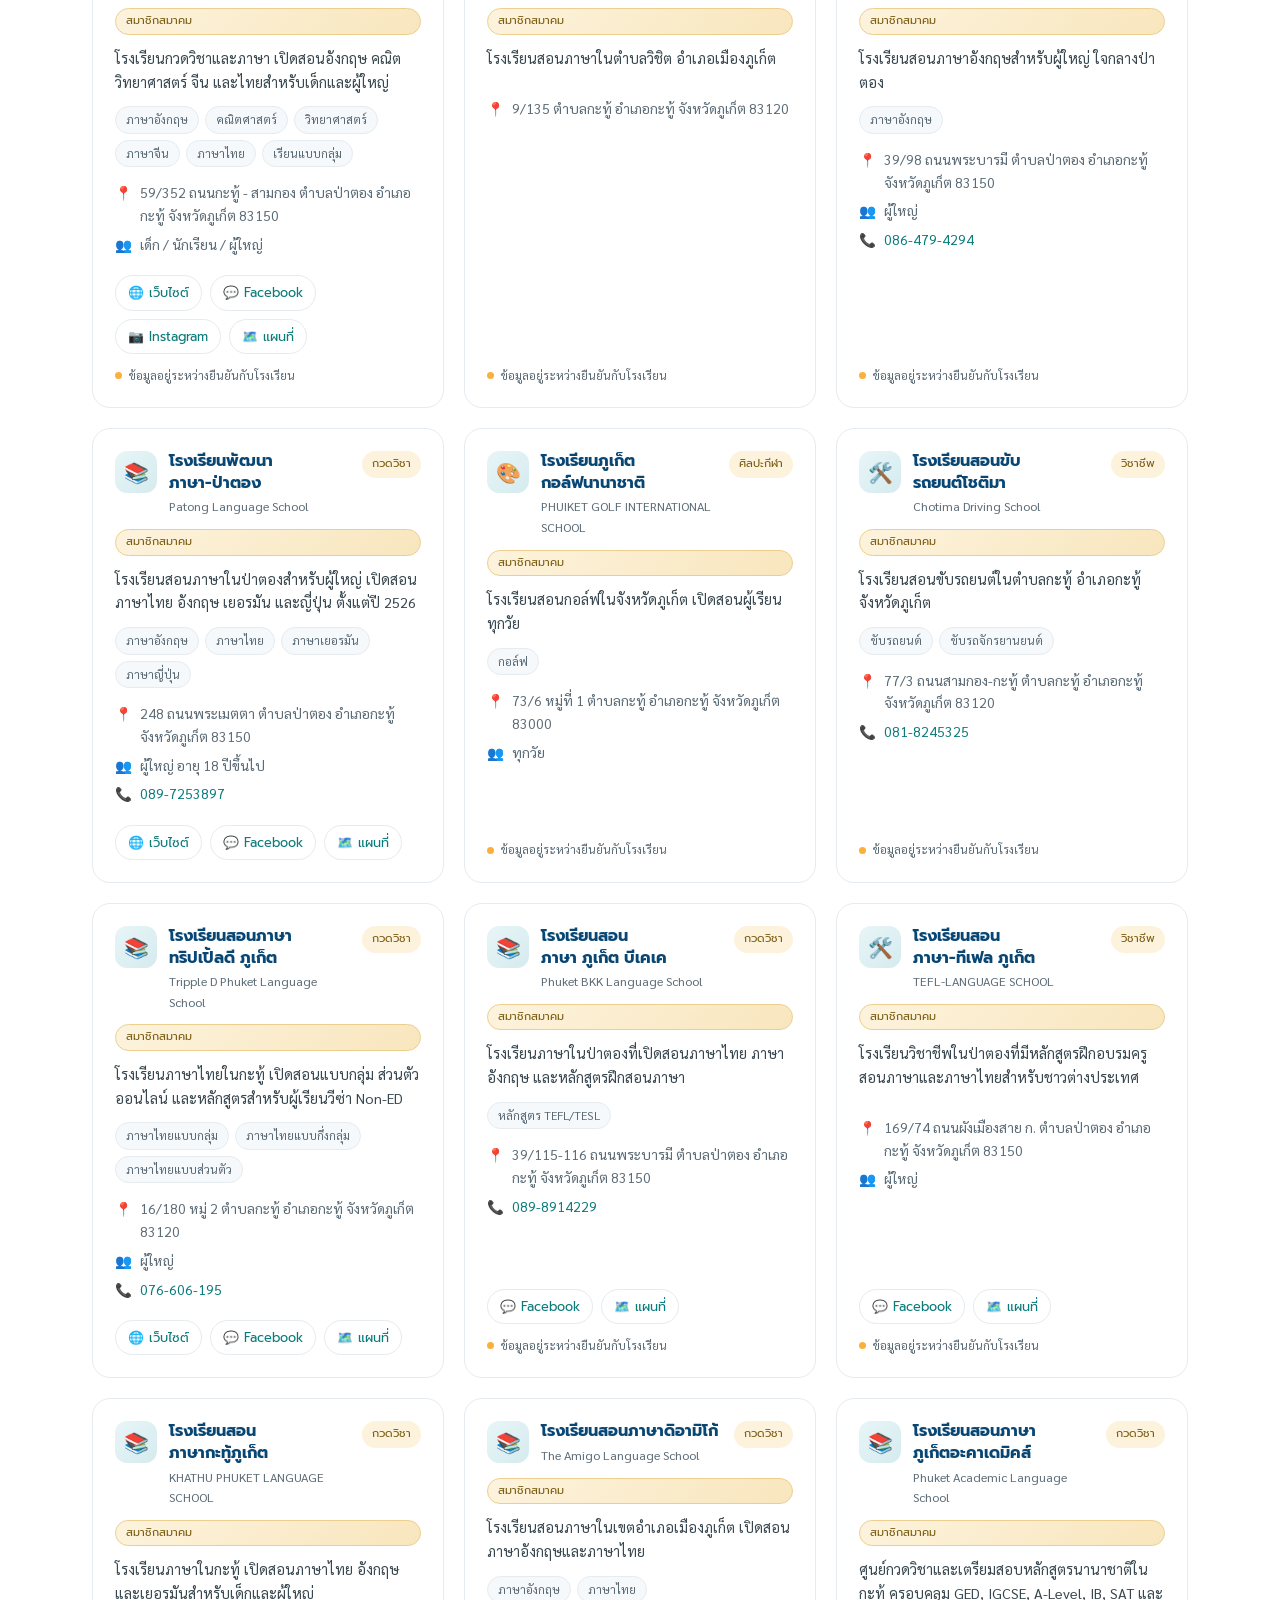
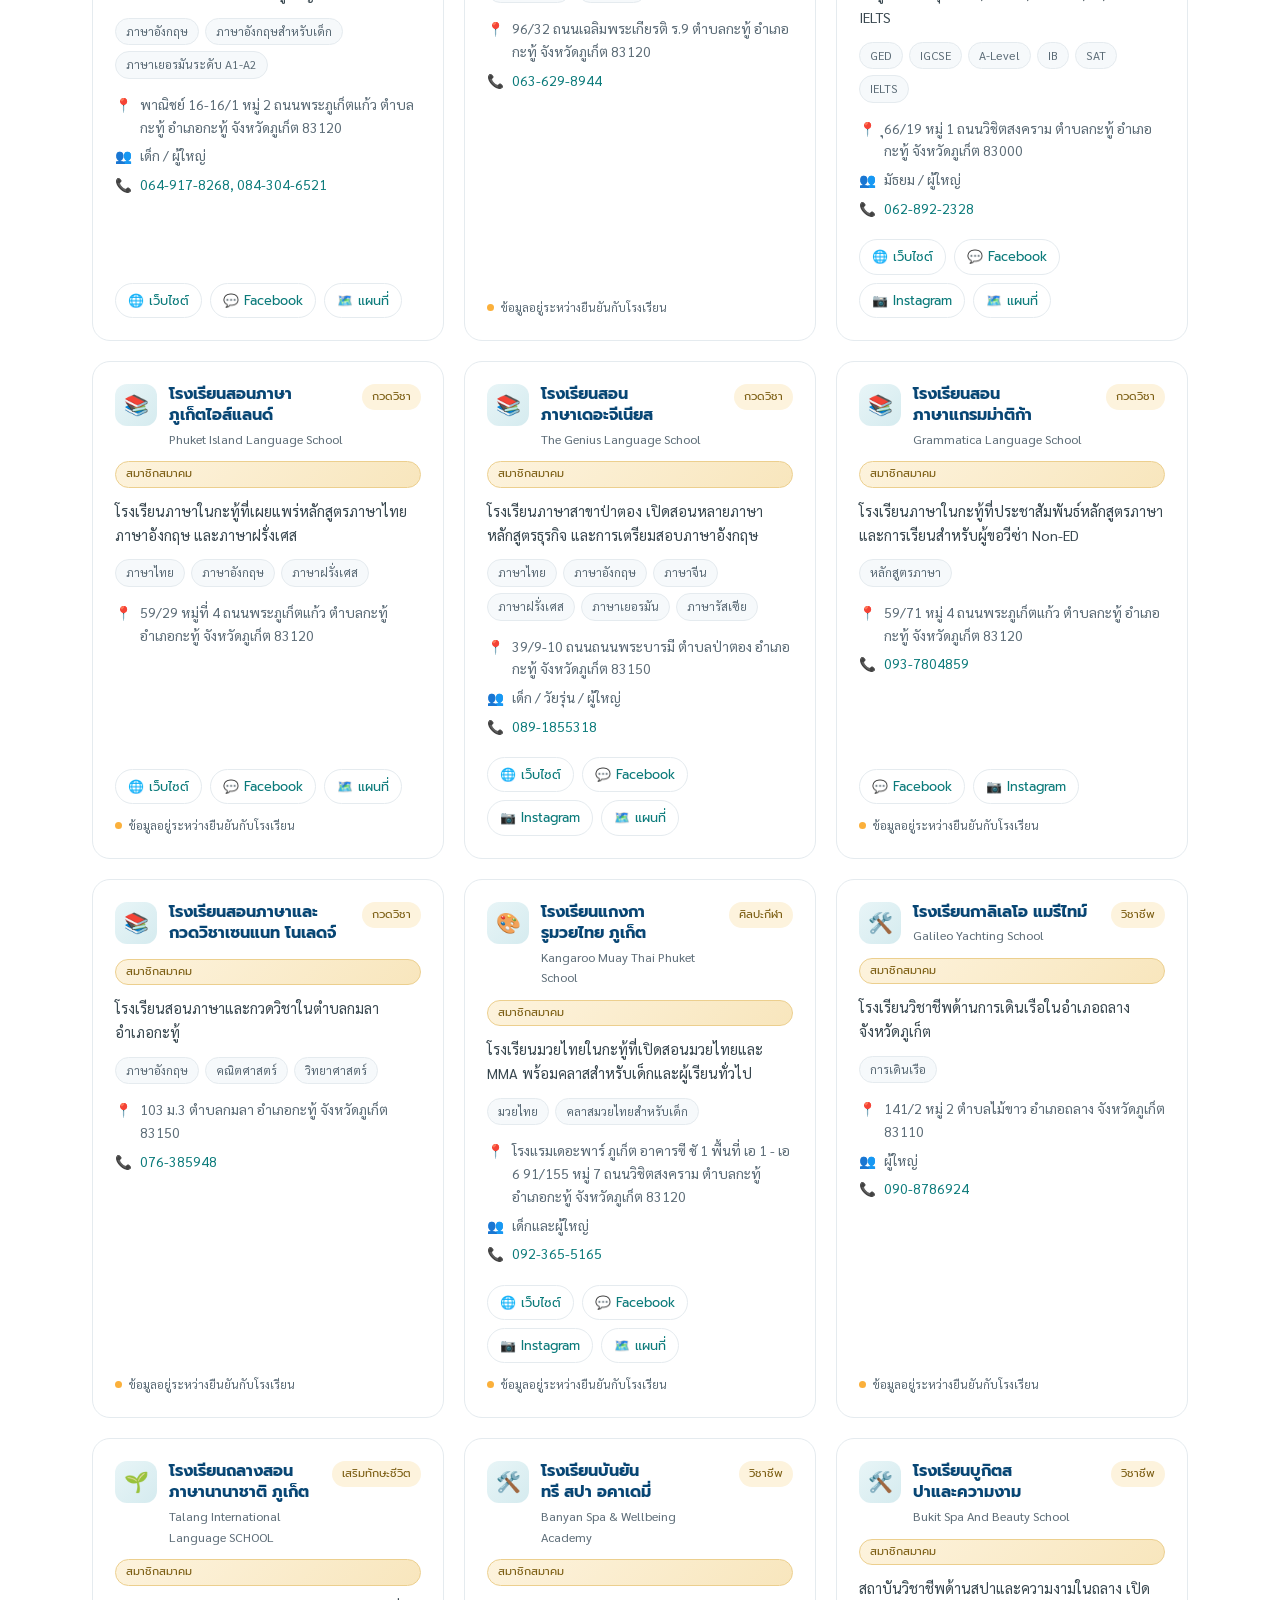
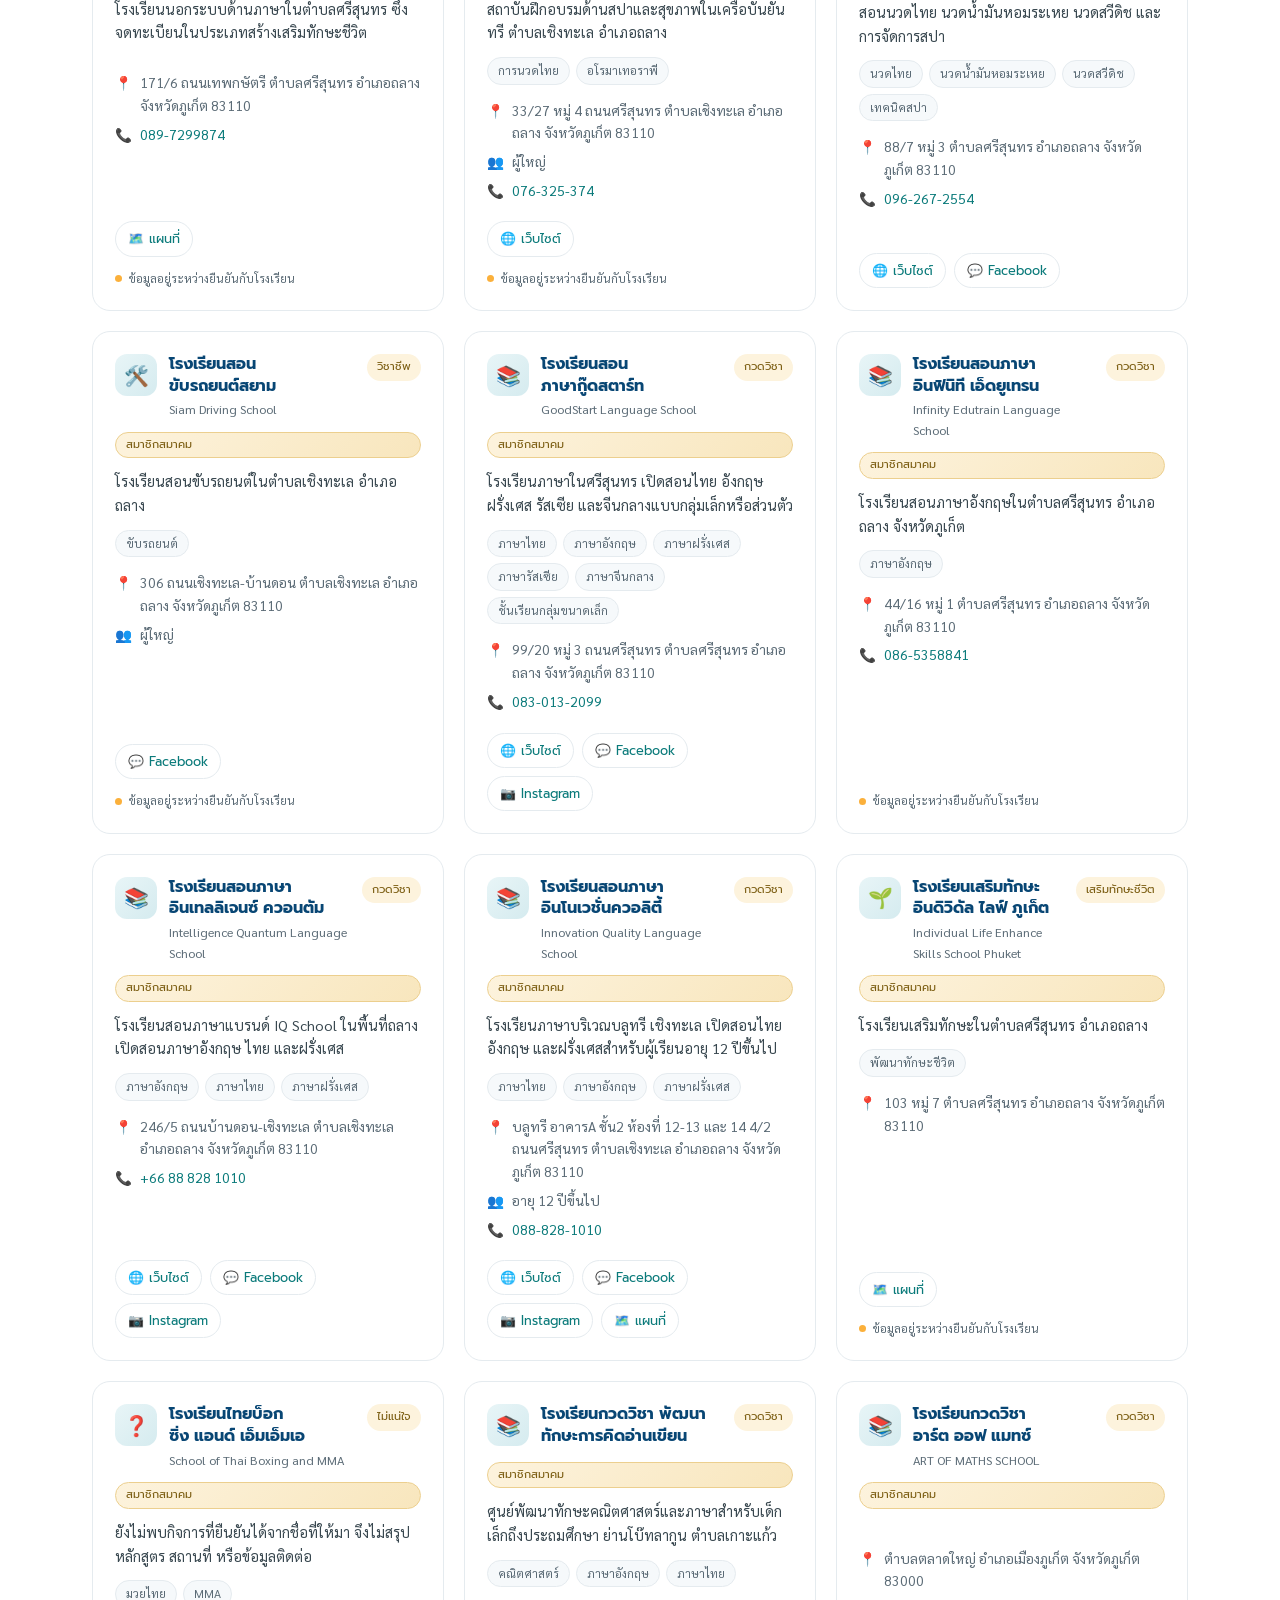
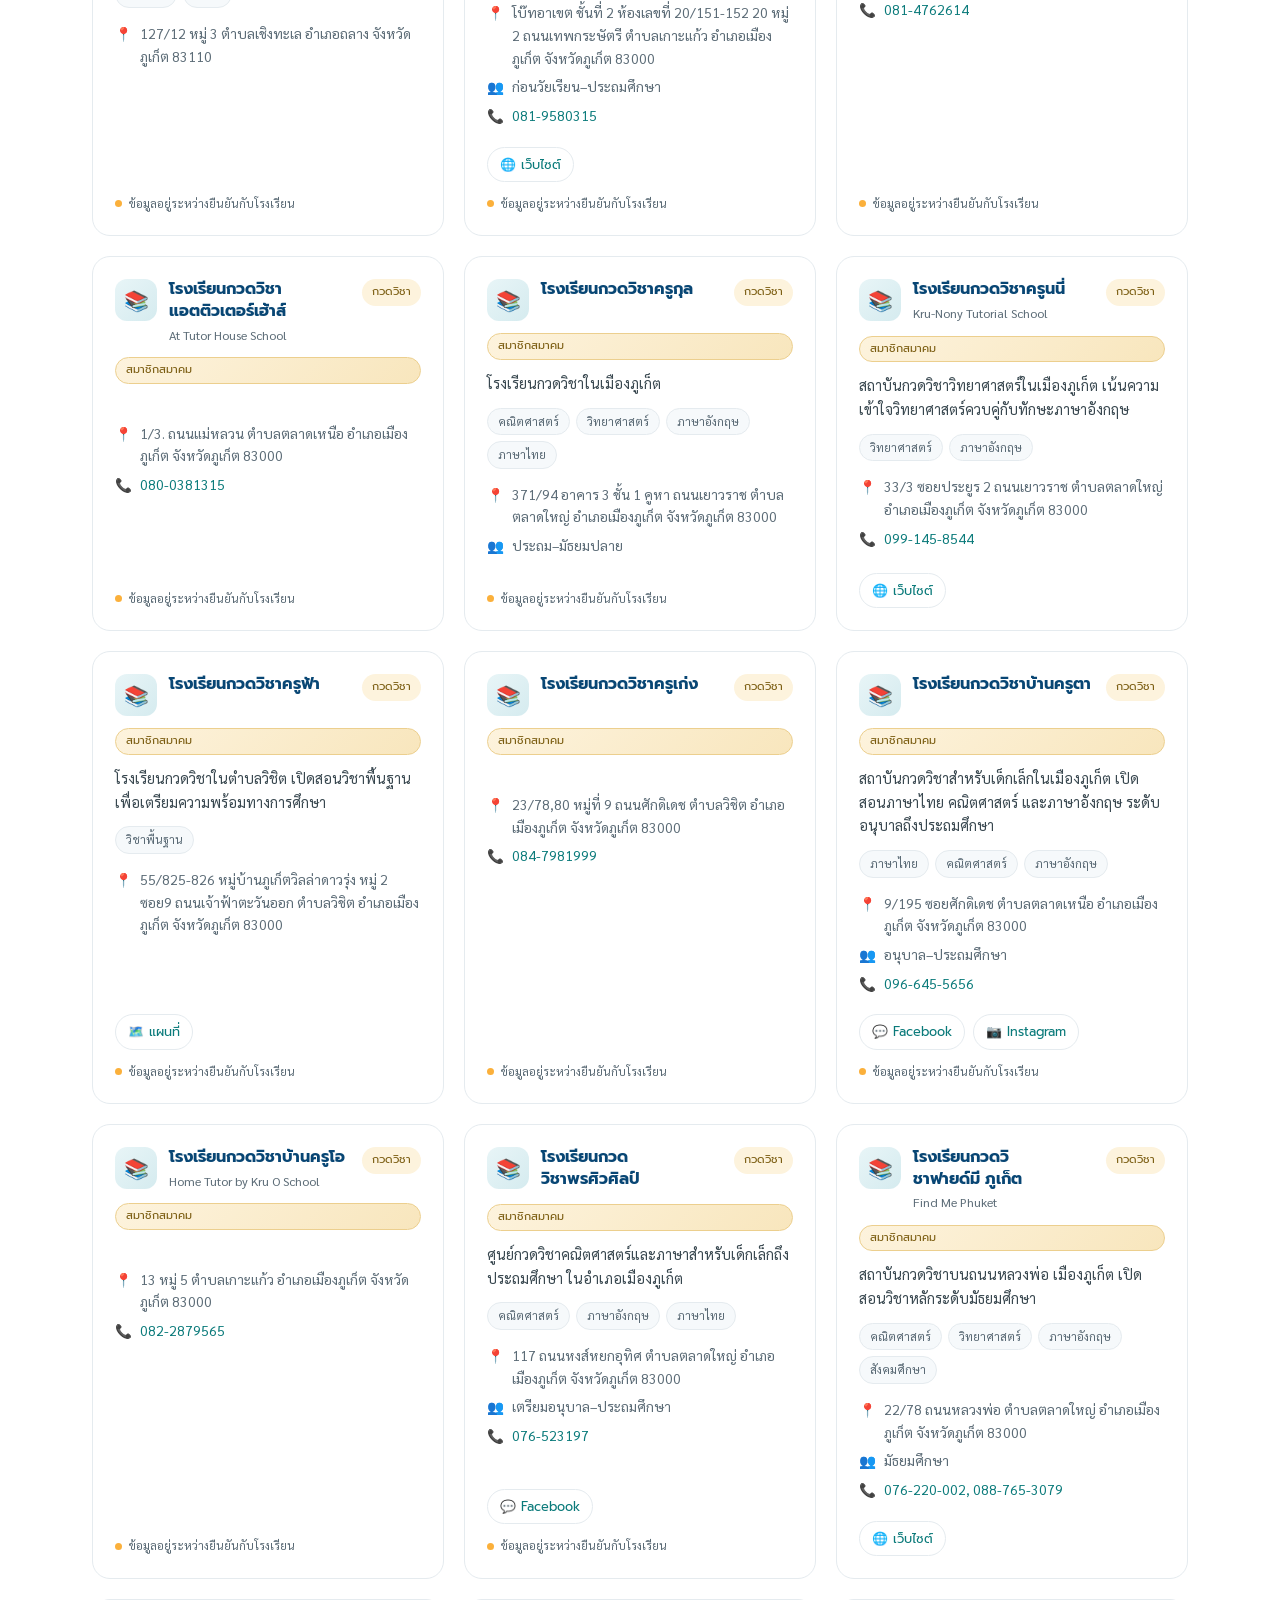
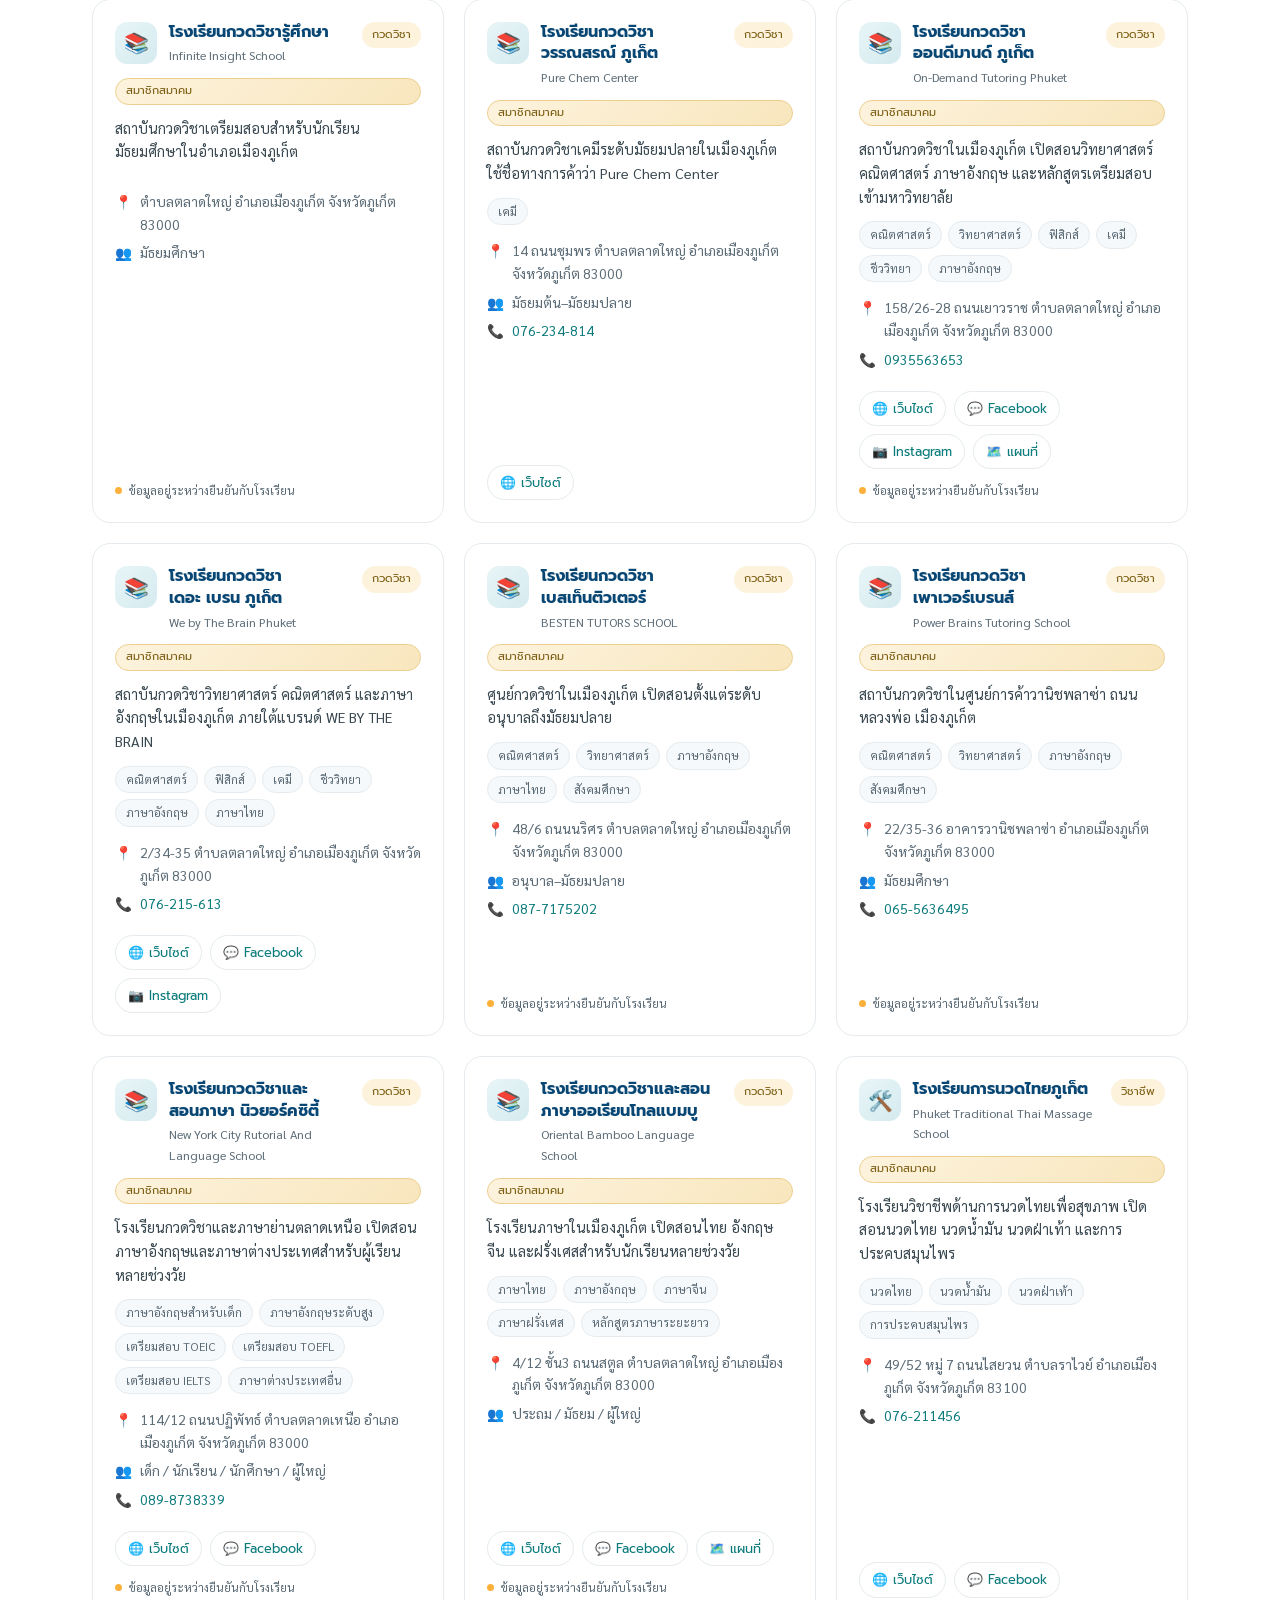
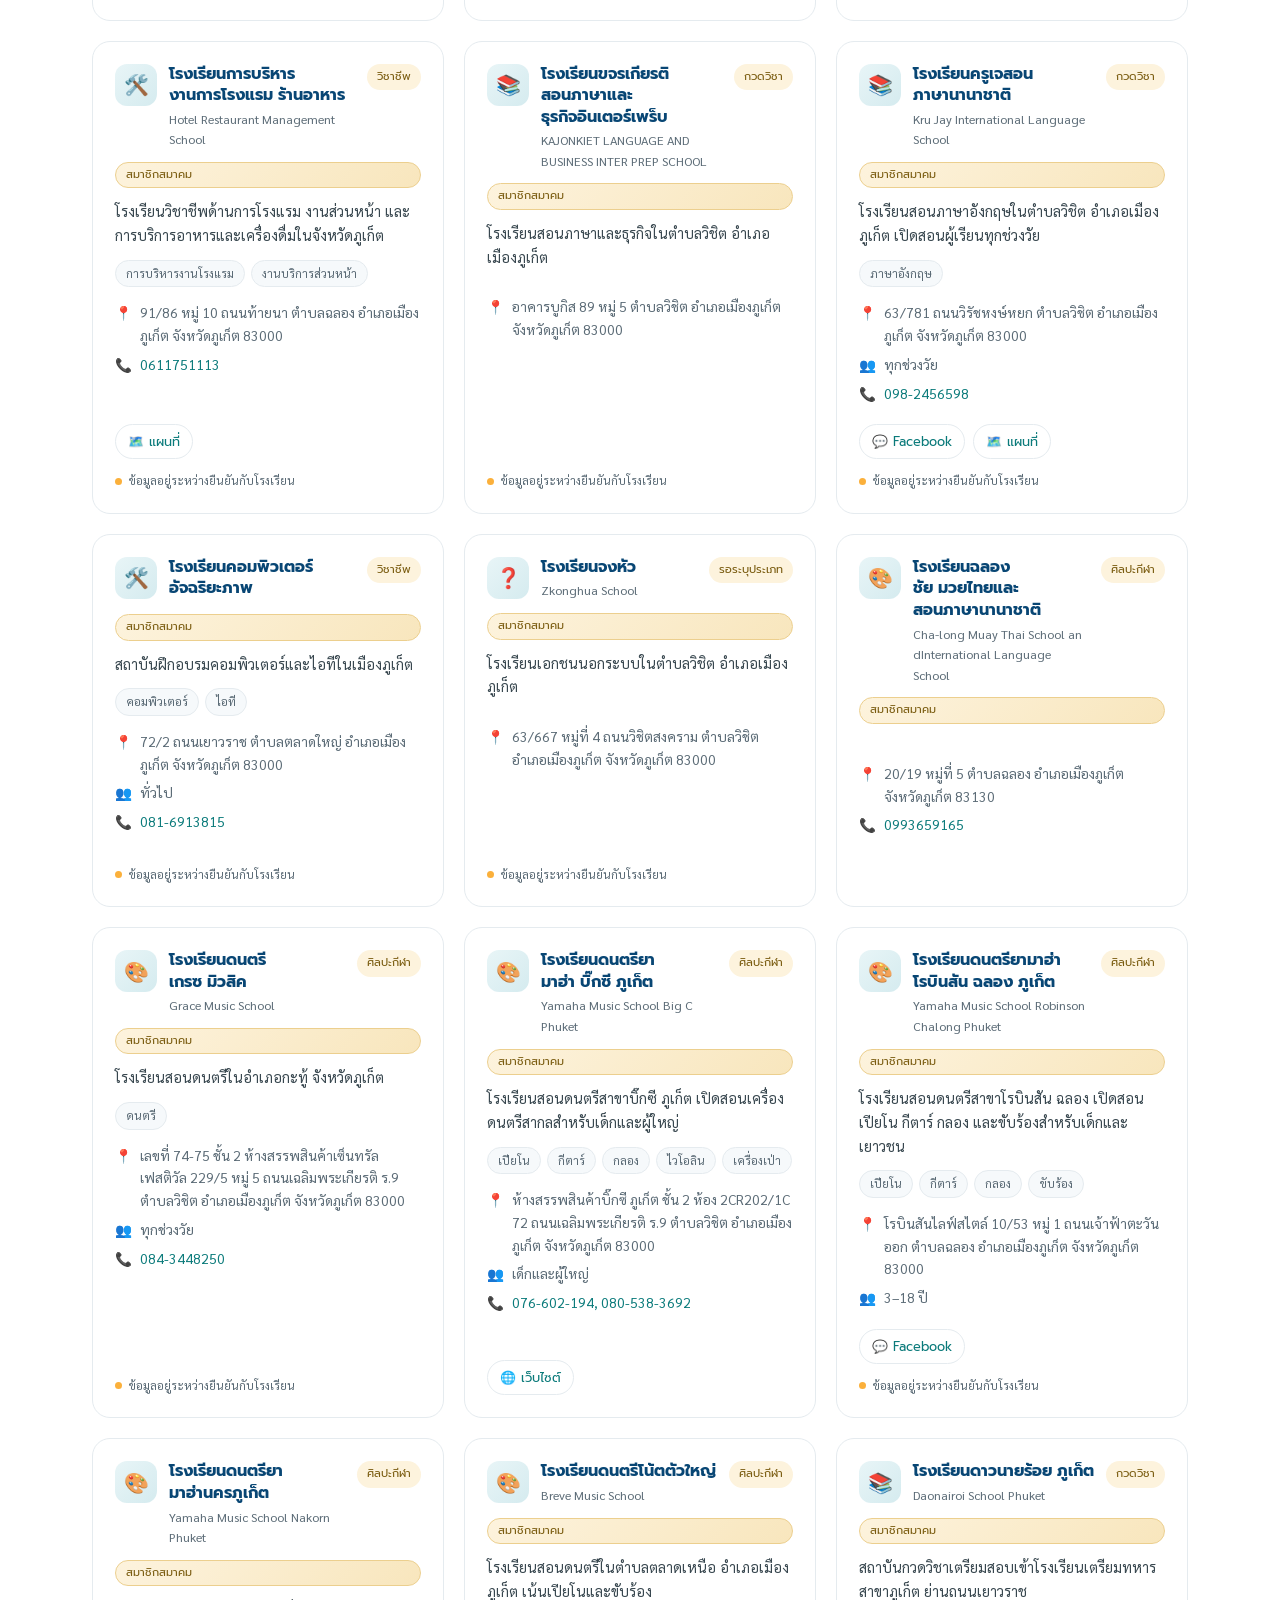
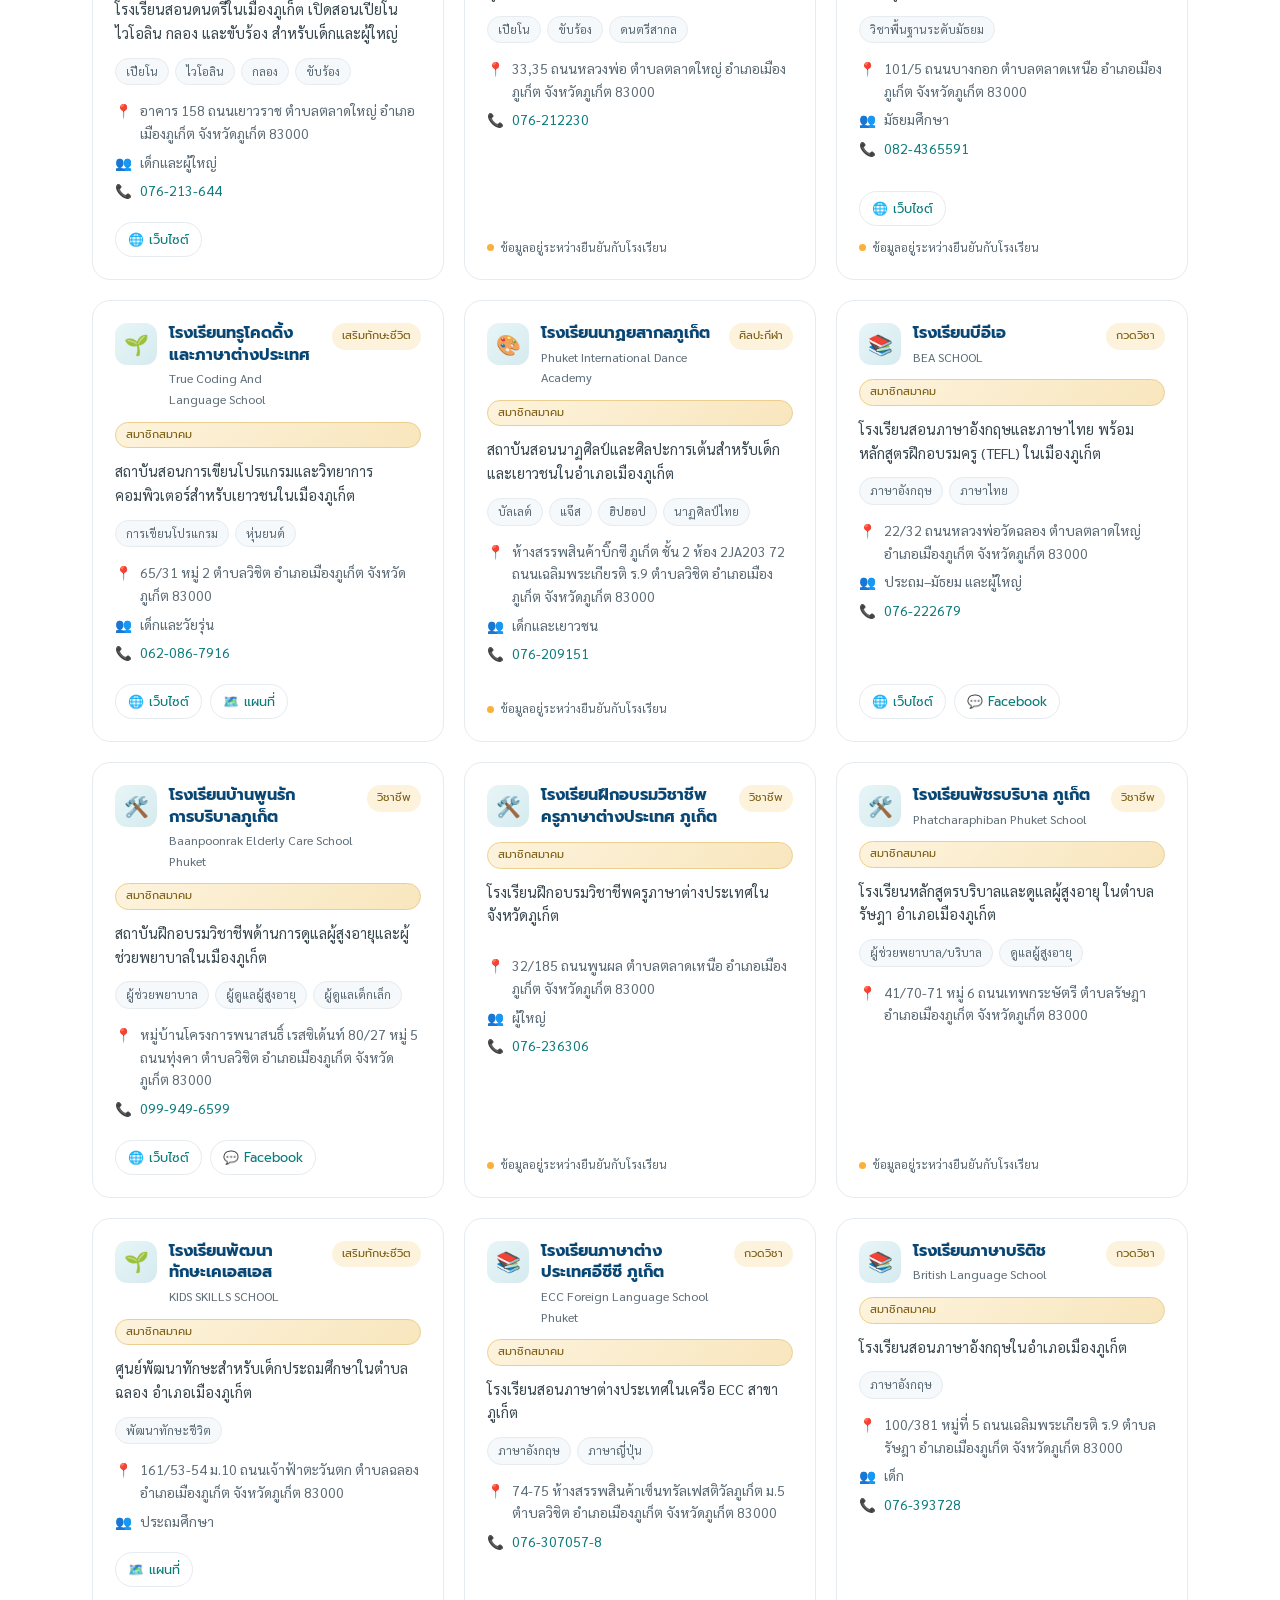
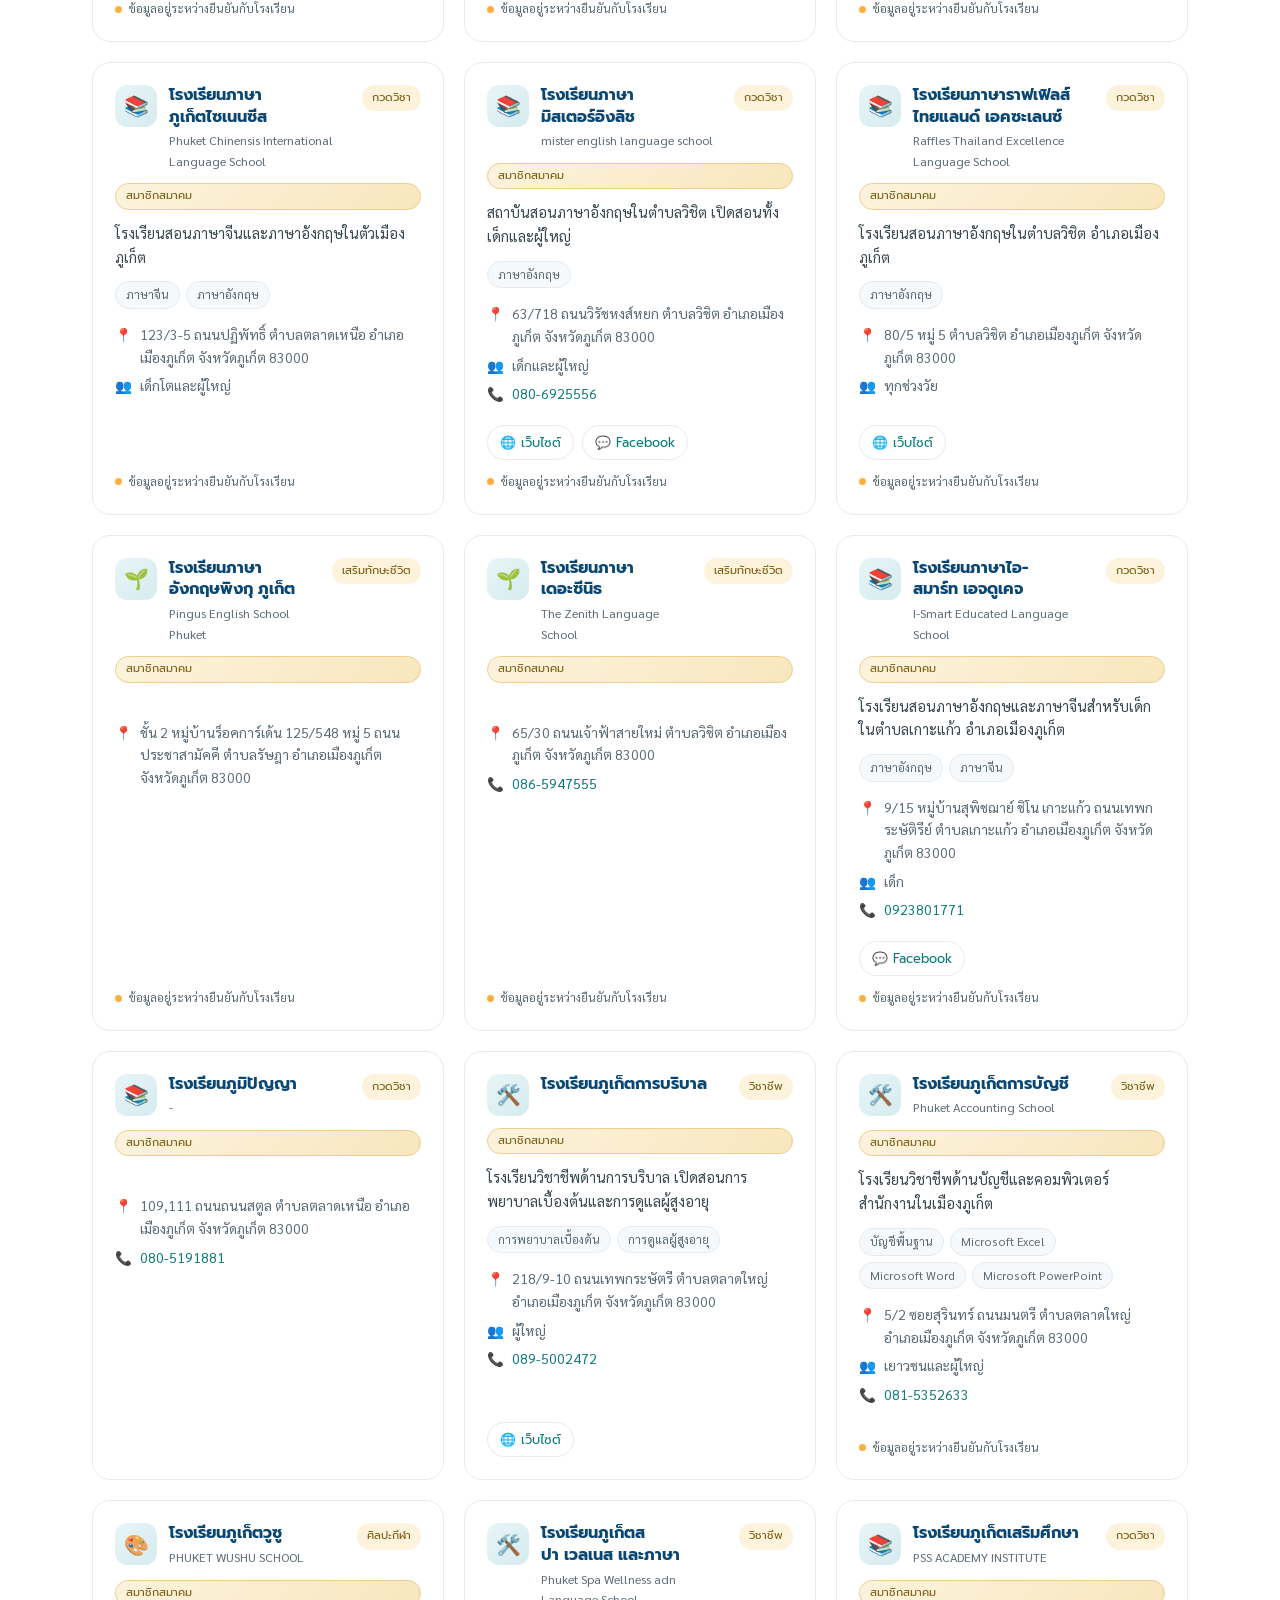
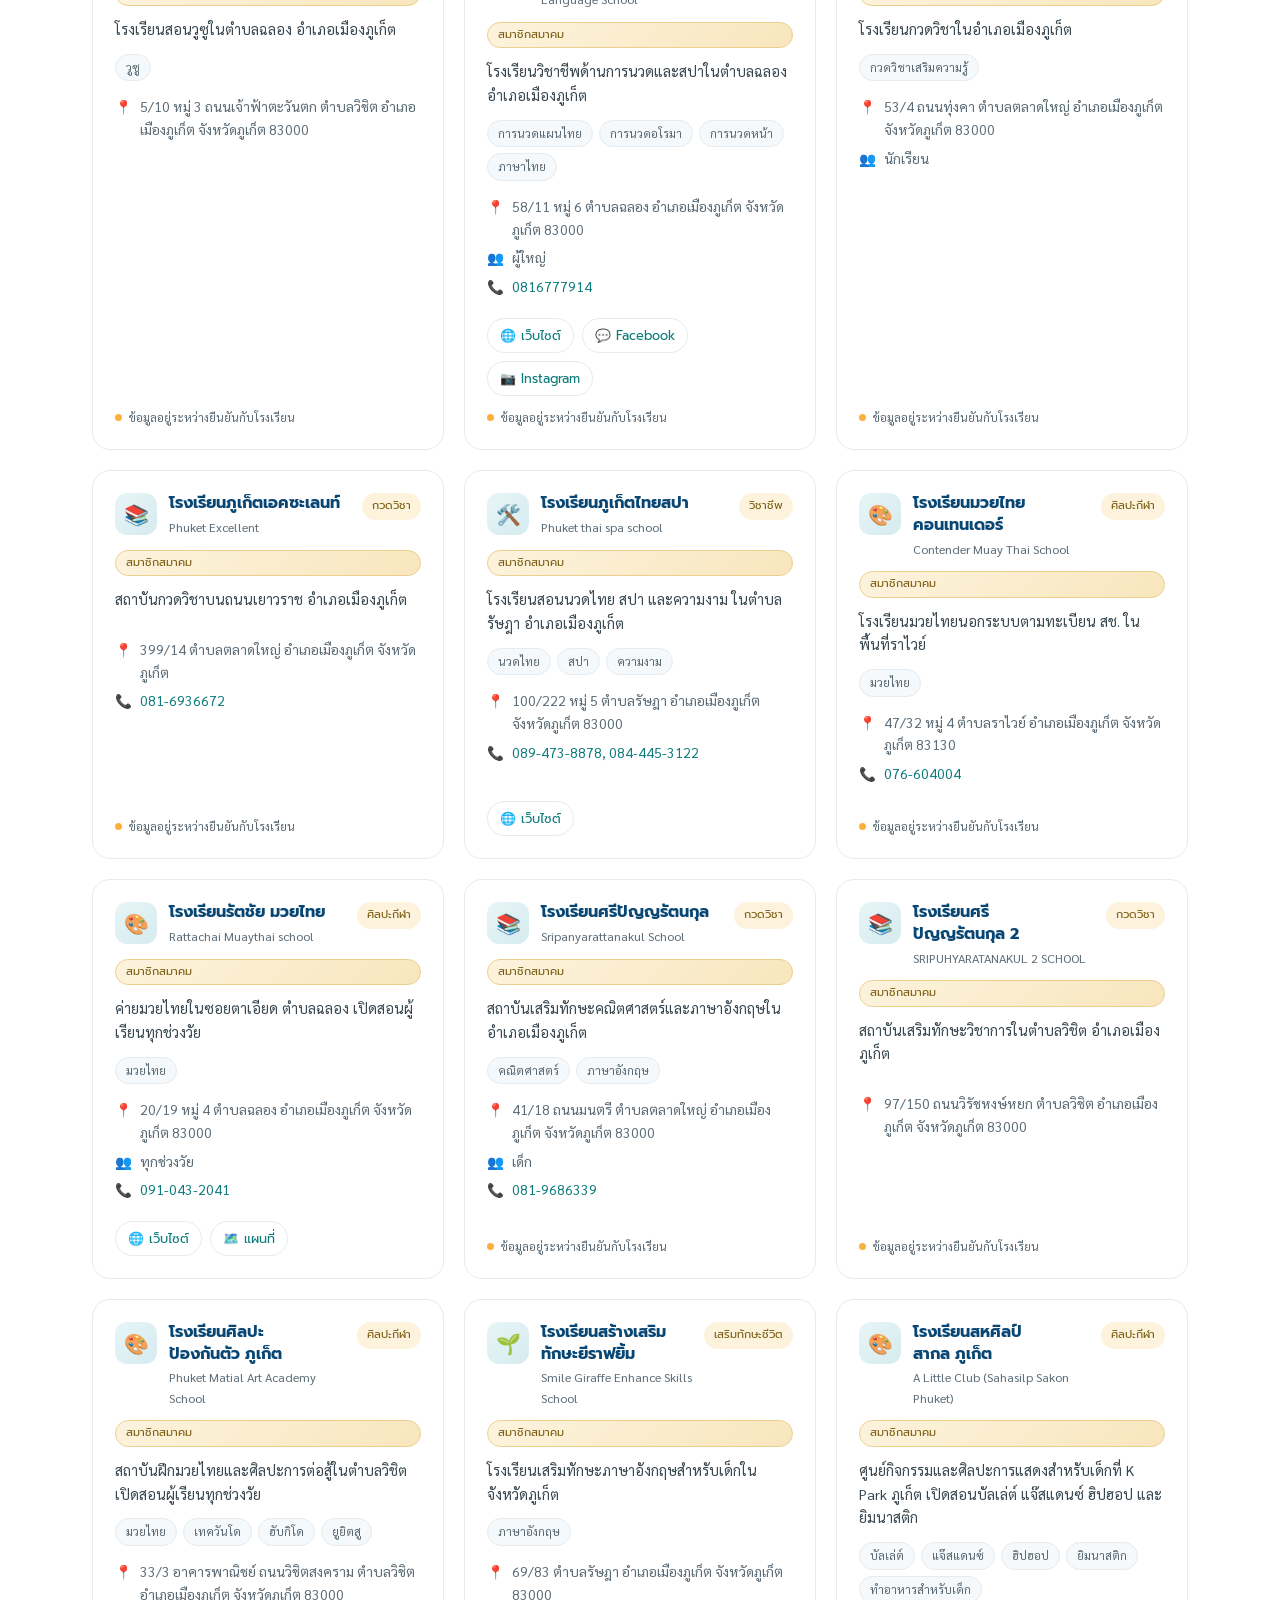
<file: members.html>
<!DOCTYPE html>
<html lang="th">
<head>
<meta charset="UTF-8">
<meta name="viewport" content="width=device-width, initial-scale=1.0">
<title>โรงเรียนสมาชิก 5 ประเภท | PNEA สมาคมโรงเรียนเอกชนนอกระบบ จังหวัดภูเก็ต</title>
<meta name="description" content="โรงเรียนสมาชิกของสมาคมโรงเรียนเอกชนนอกระบบ จังหวัดภูเก็ต 5 ประเภท — เสริมทักษะชีวิต ศิลปะกีฬา วิชาชีพ กวดวิชา และสอนศาสนา พร้อมวิธีสมัครสมาชิก">
<link rel="preconnect" href="https://fonts.googleapis.com">
<link rel="preconnect" href="https://fonts.gstatic.com" crossorigin>
<link href="https://fonts.googleapis.com/css2?family=Prompt:wght@300;400;500;600;700&family=Sarabun:wght@300;400;500;600&display=swap" rel="stylesheet">
<!-- social/meta -->
<link rel="icon" type="image/svg+xml" href="img/icon.svg">
<link rel="icon" type="image/png" sizes="512x512" href="img/icon-512.png">
<link rel="apple-touch-icon" href="img/icon-180.png">
<meta property="og:type" content="website">
<meta property="og:site_name" content="PNEA — สมาคมโรงเรียนเอกชนนอกระบบ จังหวัดภูเก็ต">
<meta property="og:locale" content="th_TH">
<meta property="og:title" content="โรงเรียนสมาชิก 5 ประเภท | PNEA สมาคมโรงเรียนเอกชนนอกระบบ จังหวัดภูเก็ต">
<meta property="og:description" content="โรงเรียนสมาชิกของสมาคมโรงเรียนเอกชนนอกระบบ จังหวัดภูเก็ต 5 ประเภท — เสริมทักษะชีวิต ศิลปะกีฬา วิชาชีพ กวดวิชา และสอนศาสนา พร้อมวิธีสมัครสมาชิก">
<meta property="og:url" content="https://satjah.github.io/phuket-pnea/members.html">
<meta property="og:image" content="https://satjah.github.io/phuket-pnea/img/og.jpg">
<meta name="twitter:card" content="summary_large_image">
<link rel="canonical" href="https://satjah.github.io/phuket-pnea/members.html">
<link rel="stylesheet" href="css/style.css">
</head>
<body>

<header>
  <nav class="wrap">
    <a class="logo" href="index.html">
      <img src="img/logo-th.svg" alt="PNEA – สมาคมโรงเรียนเอกชนนอกระบบ จังหวัดภูเก็ต" class="logo-img" width="548" height="223">
    </a>
    <div class="nav-links">
      <a href="index.html">หน้าแรก</a>
      <a href="about.html">เกี่ยวกับสมาคม</a>
      <a href="members.html" class="active">โรงเรียนสมาชิก</a>
      <a href="activities.html">กิจกรรม</a>
      <a href="gallery.html">แกลเลอรี</a>
      <a href="contact.html">ติดต่อ</a>
      <a href="members.html#join" class="btn btn-gold" style="padding:9px 20px">สมัครสมาชิก</a>
    </div>
    <button class="nav-toggle" aria-label="เมนู" aria-expanded="false">☰</button>
  </nav>
</header>

<div class="page-hero">
  <div class="wrap">
    <div class="crumb"><a href="index.html">หน้าแรก</a> · โรงเรียนสมาชิก</div>
    <div class="eyebrow">โรงเรียนสมาชิก</div>
    <h1>โรงเรียนสมาชิก 5 ประเภท</h1>
    <p>สมาคมส่งเสริมและสนับสนุนสถานศึกษาเอกชนนอกระบบทั้ง 5 ประเภท ครอบคลุมการเรียนรู้ทุกมิติ</p>
  </div>
</div>

<section>
  <div class="wrap">
    <div class="cat-full">
      <div class="item">
        <div class="ic">🌱</div>
        <div>
          <h3>ประเภทเสริมทักษะชีวิต</h3>
          <p>หลักสูตรที่พัฒนาทักษะและศักยภาพของผู้เรียนในชีวิตประจำวัน ทั้งทักษะการคิด การสื่อสาร การอยู่ร่วมกับผู้อื่น และการพัฒนาตนเองในทุกช่วงวัย</p>
        </div>
      </div>
      <div class="item">
        <div class="ic">🎨</div>
        <div>
          <h3>ประเภทศิลปะและกีฬา</h3>
          <p>โรงเรียนดนตรี ศิลปะ การเต้น และกีฬา ที่ส่งเสริมความสามารถเฉพาะทางของผู้เรียน ตั้งแต่ระดับพื้นฐานจนถึงระดับการแข่งขันและอาชีพ</p>
        </div>
      </div>
      <div class="item">
        <div class="ic">🛠️</div>
        <div>
          <h3>ประเภทวิชาชีพ</h3>
          <p>หลักสูตรฝึกทักษะอาชีพที่นำไปประกอบอาชีพได้จริง ตอบโจทย์ตลาดแรงงานของจังหวัดภูเก็ต ทั้งงานบริการ ท่องเที่ยว ความงาม และงานฝีมือ</p>
        </div>
      </div>
      <div class="item">
        <div class="ic">📚</div>
        <div>
          <h3>ประเภทกวดวิชา</h3>
          <p>เสริมความรู้ด้านวิชาการให้ผู้เรียนทุกระดับชั้น เตรียมความพร้อมสู่การสอบและการศึกษาต่อ ด้วยครูผู้สอนที่มีความเชี่ยวชาญ</p>
        </div>
      </div>
      <div class="item">
        <div class="ic">📖</div>
        <div>
          <h3>ประเภทสอนศาสนา</h3>
          <p>ปลูกฝังคุณธรรม จริยธรรม และหลักคำสอนทางศาสนา ควบคู่ไปกับการพัฒนาผู้เรียนให้เป็นพลเมืองที่ดีของสังคม</p>
        </div>
      </div>
    </div>
  </div>
</section>

<section class="sec-white">
  <div class="wrap">
    <div class="sec-head">
      <div class="eyebrow">ทำเนียบสมาชิก</div>
      <h2>รายชื่อโรงเรียนสมาชิก</h2>
      <p>โรงเรียนเอกชนนอกระบบในจังหวัดภูเก็ตที่เป็นสมาชิกของสมาคม</p>
    </div>
<!-- SCHOOLS:START (สร้างด้วย scripts/build_members.py — ห้ามแก้มือ) -->
    <div class="dir-tools">
      <input id="s-search" type="search" placeholder="ค้นหาชื่อโรงเรียน ภาษา หรือพื้นที่…" aria-label="ค้นหาโรงเรียนสมาชิก">
      <div class="dir-filters"><div class="f-group"><span class="f-label">ประเภท</span><button class="f active" data-f="all">ทั้งหมด</button><button class="f" data-f="cat:กวดวิชา">📚 กวดวิชา</button><button class="f" data-f="cat:รอระบุประเภท">❓ รอระบุประเภท</button><button class="f" data-f="cat:วิชาชีพ">🛠️ วิชาชีพ</button><button class="f" data-f="cat:ศิลปะกีฬา">🎨 ศิลปะกีฬา</button><button class="f" data-f="cat:สอนศาสนา">📖 สอนศาสนา</button><button class="f" data-f="cat:เสริมทักษะชีวิต">🌱 เสริมทักษะชีวิต</button><button class="f" data-f="cat:ไม่แน่ใจ">❓ ไม่แน่ใจ</button></div><div class="f-group"><span class="f-label">อำเภอ</span><button class="f" data-f="dis:กะทู้">📍 กะทู้</button><button class="f" data-f="dis:ถลาง">📍 ถลาง</button><button class="f" data-f="dis:เมืองภูเก็ต">📍 เมืองภูเก็ต</button></div></div>
      <div class="dir-count"><b id="s-count">154</b> โรงเรียนที่รวบรวมข้อมูลแล้ว</div>
    </div>
    <div class="school-grid" id="school-grid">
      <article class="school" data-cat="กวดวิชา" data-district="กะทู้" data-member="1" data-search="โรงเรียนกวดวิชาและสอนภาษาบลูทรี Blue Tree Tutorial And Language School ภาษาอังกฤษ คณิตศาสตร์ วิทยาศาสตร์ ภาษาจีน ภาษาไทย เรียนแบบกลุ่ม เรียนแบบส่วนตัว เรียนออนไลน์ อบรมภาษาสำหรับองค์กร ป่าตอง · กะทู้">
        <div class="s-head"><span class="s-ic">📚</span><div>
          <h3>โรงเรียนกวดวิชาและสอนภาษาบลูทรี</h3>
          <div class="s-en">Blue Tree Tutorial And Language School</div>
        </div><span class="s-cat">กวดวิชา</span></div>
        <span class="s-badge member">สมาชิกสมาคม</span>
        <p class="s-one">โรงเรียนกวดวิชาและภาษา เปิดสอนอังกฤษ คณิต วิทยาศาสตร์ จีน และไทยสำหรับเด็กและผู้ใหญ่</p>
        <div class="chips"><span class="chip">ภาษาอังกฤษ</span><span class="chip">คณิตศาสตร์</span><span class="chip">วิทยาศาสตร์</span><span class="chip">ภาษาจีน</span><span class="chip">ภาษาไทย</span><span class="chip">เรียนแบบกลุ่ม</span></div>
        <div class="s-meta"><div class="m"><span>📍</span><div>59/352 ถนนกะทู้ - สามกอง ตำบลป่าตอง อำเภอกะทู้ จังหวัดภูเก็ต 83150</div></div><div class="m"><span>👥</span><div>เด็ก / นักเรียน / ผู้ใหญ่</div></div></div>
        <div class="s-links"><a href="https://linktr.ee/bluetreephuketacademy" target="_blank" rel="noopener">🌐 เว็บไซต์</a> <a href="https://www.facebook.com/bluetreeschool/" target="_blank" rel="noopener">💬 Facebook</a> <a href="https://www.instagram.com/bluetree_school/" target="_blank" rel="noopener">📷 Instagram</a> <a href="https://maps.app.goo.gl/Skrsxjo349UkZXRN6" target="_blank" rel="noopener">🗺️ แผนที่</a></div>
        <span class="pending">ข้อมูลอยู่ระหว่างยืนยันกับโรงเรียน</span>
      </article>
      <article class="school" data-cat="กวดวิชา" data-district="กะทู้" data-member="1" data-search="โรงเรียนถลางสอนภาษานานาชาติ กะทู้ THALANG INTERNATIONAL LANGUAGE SCHOOL KATHU  กะทู้ · กะทู้">
        <div class="s-head"><span class="s-ic">📚</span><div>
          <h3>โรงเรียนถลางสอนภาษานานาชาติ กะทู้</h3>
          <div class="s-en">THALANG INTERNATIONAL LANGUAGE SCHOOL KATHU</div>
        </div><span class="s-cat">กวดวิชา</span></div>
        <span class="s-badge member">สมาชิกสมาคม</span>
        <p class="s-one">โรงเรียนสอนภาษาในตำบลวิชิต อำเภอเมืองภูเก็ต</p>
        <div class="chips"></div>
        <div class="s-meta"><div class="m"><span>📍</span><div>9/135 ตำบลกะทู้ อำเภอกะทู้ จังหวัดภูเก็ต 83120</div></div></div>
        <div class="s-links"></div>
        <span class="pending">ข้อมูลอยู่ระหว่างยืนยันกับโรงเรียน</span>
      </article>
      <article class="school" data-cat="กวดวิชา" data-district="กะทู้" data-member="1" data-search="โรงเรียนป่าตองเกท สอนภาษา PATONG GATE LANGUAGE SCHOOL ภาษาอังกฤษ ป่าตอง · กะทู้">
        <div class="s-head"><span class="s-ic">📚</span><div>
          <h3>โรงเรียนป่าตองเกท สอนภาษา</h3>
          <div class="s-en">PATONG GATE LANGUAGE SCHOOL</div>
        </div><span class="s-cat">กวดวิชา</span></div>
        <span class="s-badge member">สมาชิกสมาคม</span>
        <p class="s-one">โรงเรียนสอนภาษาอังกฤษสำหรับผู้ใหญ่ ใจกลางป่าตอง</p>
        <div class="chips"><span class="chip">ภาษาอังกฤษ</span></div>
        <div class="s-meta"><div class="m"><span>📍</span><div>39/98 ถนนพระบารมี ตำบลป่าตอง อำเภอกะทู้ จังหวัดภูเก็ต 83150</div></div><div class="m"><span>👥</span><div>ผู้ใหญ่</div></div><div class="m"><span>📞</span><div><a href="tel:0864794294">086-479-4294</a></div></div></div>
        <div class="s-links"></div>
        <span class="pending">ข้อมูลอยู่ระหว่างยืนยันกับโรงเรียน</span>
      </article>
      <article class="school" data-cat="กวดวิชา" data-district="กะทู้" data-member="1" data-search="โรงเรียนพัฒนาภาษา-ป่าตอง Patong Language School ภาษาอังกฤษ ภาษาไทย ภาษาเยอรมัน ภาษาญี่ปุ่น ป่าตอง · กะทู้">
        <div class="s-head"><span class="s-ic">📚</span><div>
          <h3>โรงเรียนพัฒนาภาษา-ป่าตอง</h3>
          <div class="s-en">Patong Language School</div>
        </div><span class="s-cat">กวดวิชา</span></div>
        <span class="s-badge member">สมาชิกสมาคม</span>
        <p class="s-one">โรงเรียนสอนภาษาในป่าตองสำหรับผู้ใหญ่ เปิดสอนภาษาไทย อังกฤษ เยอรมัน และญี่ปุ่น ตั้งแต่ปี 2526</p>
        <div class="chips"><span class="chip">ภาษาอังกฤษ</span><span class="chip">ภาษาไทย</span><span class="chip">ภาษาเยอรมัน</span><span class="chip">ภาษาญี่ปุ่น</span></div>
        <div class="s-meta"><div class="m"><span>📍</span><div>248 ถนนพระเมตตา ตำบลป่าตอง อำเภอกะทู้ จังหวัดภูเก็ต 83150</div></div><div class="m"><span>👥</span><div>ผู้ใหญ่ อายุ 18 ปีขึ้นไป</div></div><div class="m"><span>📞</span><div><a href="tel:0897253897">089-7253897</a></div></div></div>
        <div class="s-links"><a href="https://www.phuket-languageschool.com/th/" target="_blank" rel="noopener">🌐 เว็บไซต์</a> <a href="https://www.facebook.com/PhuketLanguageSchool/" target="_blank" rel="noopener">💬 Facebook</a> <a href="https://www.google.com/maps/search/?api=1&amp;query=7.9018982%2C98.3049037" target="_blank" rel="noopener">🗺️ แผนที่</a></div>
        
      </article>
      <article class="school" data-cat="ศิลปะกีฬา" data-district="กะทู้" data-member="1" data-search="โรงเรียนภูเก็ตกอล์ฟนานาชาติ PHUIKET GOLF INTERNATIONAL SCHOOL กอล์ฟ กะทู้ · กะทู้">
        <div class="s-head"><span class="s-ic">🎨</span><div>
          <h3>โรงเรียนภูเก็ตกอล์ฟนานาชาติ</h3>
          <div class="s-en">PHUIKET GOLF INTERNATIONAL SCHOOL</div>
        </div><span class="s-cat">ศิลปะกีฬา</span></div>
        <span class="s-badge member">สมาชิกสมาคม</span>
        <p class="s-one">โรงเรียนสอนกอล์ฟในจังหวัดภูเก็ต เปิดสอนผู้เรียนทุกวัย</p>
        <div class="chips"><span class="chip">กอล์ฟ</span></div>
        <div class="s-meta"><div class="m"><span>📍</span><div>73/6 หมู่ที่ 1 ตำบลกะทู้ อำเภอกะทู้ จังหวัดภูเก็ต 83000</div></div><div class="m"><span>👥</span><div>ทุกวัย</div></div></div>
        <div class="s-links"></div>
        <span class="pending">ข้อมูลอยู่ระหว่างยืนยันกับโรงเรียน</span>
      </article>
      <article class="school" data-cat="วิชาชีพ" data-district="กะทู้" data-member="1" data-search="โรงเรียนสอนขับรถยนต์โชติมา Chotima Driving School ขับรถยนต์ ขับรถจักรยานยนต์ กะทู้ · กะทู้">
        <div class="s-head"><span class="s-ic">🛠️</span><div>
          <h3>โรงเรียนสอนขับรถยนต์โชติมา</h3>
          <div class="s-en">Chotima Driving School</div>
        </div><span class="s-cat">วิชาชีพ</span></div>
        <span class="s-badge member">สมาชิกสมาคม</span>
        <p class="s-one">โรงเรียนสอนขับรถยนต์ในตำบลกะทู้ อำเภอกะทู้ จังหวัดภูเก็ต</p>
        <div class="chips"><span class="chip">ขับรถยนต์</span><span class="chip">ขับรถจักรยานยนต์</span></div>
        <div class="s-meta"><div class="m"><span>📍</span><div>77/3 ถนนสามกอง-กะทู้ ตำบลกะทู้ อำเภอกะทู้ จังหวัดภูเก็ต 83120</div></div><div class="m"><span>📞</span><div><a href="tel:0818245325">081-8245325</a></div></div></div>
        <div class="s-links"></div>
        <span class="pending">ข้อมูลอยู่ระหว่างยืนยันกับโรงเรียน</span>
      </article>
      <article class="school" data-cat="กวดวิชา" data-district="กะทู้" data-member="1" data-search="โรงเรียนสอนภาษา ทริปเปิ้ลดี ภูเก็ต Tripple D Phuket Language School ภาษาไทยแบบกลุ่ม ภาษาไทยแบบกึ่งกลุ่ม ภาษาไทยแบบส่วนตัว ภาษาไทยออนไลน์ผ่าน Zoom เตรียมทดสอบความรู้ภาษาไทย หลักสูตรภาษาไทยสำหรับผู้เรียนที่ใช้วีซ่า Non-ED กะทู้ · กะทู้">
        <div class="s-head"><span class="s-ic">📚</span><div>
          <h3>โรงเรียนสอนภาษา ทริปเปิ้ลดี ภูเก็ต</h3>
          <div class="s-en">Tripple D Phuket Language School</div>
        </div><span class="s-cat">กวดวิชา</span></div>
        <span class="s-badge member">สมาชิกสมาคม</span>
        <p class="s-one">โรงเรียนภาษาไทยในกะทู้ เปิดสอนแบบกลุ่ม ส่วนตัว ออนไลน์ และหลักสูตรสำหรับผู้เรียนวีซ่า Non-ED</p>
        <div class="chips"><span class="chip">ภาษาไทยแบบกลุ่ม</span><span class="chip">ภาษาไทยแบบกึ่งกลุ่ม</span><span class="chip">ภาษาไทยแบบส่วนตัว</span></div>
        <div class="s-meta"><div class="m"><span>📍</span><div>16/180 หมู่ 2 ตำบลกะทู้ อำเภอกะทู้ จังหวัดภูเก็ต 83120</div></div><div class="m"><span>👥</span><div>ผู้ใหญ่</div></div><div class="m"><span>📞</span><div><a href="tel:076606195">076-606-195</a></div></div></div>
        <div class="s-links"><a href="https://tripledphuketschool.com/" target="_blank" rel="noopener">🌐 เว็บไซต์</a> <a href="https://www.facebook.com/p/Triple-D-Phuket-Language-School-61556801563127/" target="_blank" rel="noopener">💬 Facebook</a> <a href="https://www.google.com/maps/search/?api=1&amp;query=Triple%20D%20Phuket%20Language%20School" target="_blank" rel="noopener">🗺️ แผนที่</a></div>
        
      </article>
      <article class="school" data-cat="กวดวิชา" data-district="กะทู้" data-member="1" data-search="โรงเรียนสอนภาษา ภูเก็ต บีเคเค Phuket BKK Language School ภาษาไทยเพื่อการสื่อสารและวัฒนธรรม ภาษาอังกฤษด้านการฟัง พูด อ่าน และเขียน หลักสูตร TEFL/TESL ป่าตอง · กะทู้">
        <div class="s-head"><span class="s-ic">📚</span><div>
          <h3>โรงเรียนสอนภาษา ภูเก็ต บีเคเค</h3>
          <div class="s-en">Phuket BKK Language School</div>
        </div><span class="s-cat">กวดวิชา</span></div>
        <span class="s-badge member">สมาชิกสมาคม</span>
        <p class="s-one">โรงเรียนภาษาในป่าตองที่เปิดสอนภาษาไทย ภาษาอังกฤษ และหลักสูตรฝึกสอนภาษา</p>
        <div class="chips"><span class="chip">หลักสูตร TEFL/TESL</span></div>
        <div class="s-meta"><div class="m"><span>📍</span><div>39/115-116 ถนนพระบารมี ตำบลป่าตอง อำเภอกะทู้ จังหวัดภูเก็ต 83150</div></div><div class="m"><span>📞</span><div><a href="tel:0898914229">089-8914229</a></div></div></div>
        <div class="s-links"><a href="https://www.facebook.com/p/Phuket-BKK-Language-School-Patong-Phuket-Thailand-100064838376776/" target="_blank" rel="noopener">💬 Facebook</a> <a href="https://www.google.com/maps/search/?api=1&amp;query=Phuket+BKK+Language+School+Patong" target="_blank" rel="noopener">🗺️ แผนที่</a></div>
        <span class="pending">ข้อมูลอยู่ระหว่างยืนยันกับโรงเรียน</span>
      </article>
      <article class="school" data-cat="วิชาชีพ" data-district="กะทู้" data-member="1" data-search="โรงเรียนสอนภาษา-ทีเฟล ภูเก็ต TEFL-LANGUAGE SCHOOL การฝึกอบรมครูสอนภาษาอังกฤษระดับต้นและขั้นสูง การฝึกอบรมวิชาชีพครูชาวต่างประเทศ ภาษาไทยสำหรับชาวต่างประเทศระดับต้น ภาษาไทยสำหรับชาวต่างประเทศระดับกลาง ภาษาไทยสำหรับชาวต่างประเทศระดับสูง ป่าตอง · กะทู้">
        <div class="s-head"><span class="s-ic">🛠️</span><div>
          <h3>โรงเรียนสอนภาษา-ทีเฟล ภูเก็ต</h3>
          <div class="s-en">TEFL-LANGUAGE SCHOOL</div>
        </div><span class="s-cat">วิชาชีพ</span></div>
        <span class="s-badge member">สมาชิกสมาคม</span>
        <p class="s-one">โรงเรียนวิชาชีพในป่าตองที่มีหลักสูตรฝึกอบรมครูสอนภาษาและภาษาไทยสำหรับชาวต่างประเทศ</p>
        <div class="chips"></div>
        <div class="s-meta"><div class="m"><span>📍</span><div>169/74 ถนนผังเมืองสาย ก. ตำบลป่าตอง อำเภอกะทู้ จังหวัดภูเก็ต 83150</div></div><div class="m"><span>👥</span><div>ผู้ใหญ่</div></div></div>
        <div class="s-links"><a href="https://www.facebook.com/teflschool.phuket/" target="_blank" rel="noopener">💬 Facebook</a> <a href="https://www.google.com/maps/search/?api=1&amp;query=169%2F74+Phang+Mueang+Sai+Kor+Road+Patong+Phuket" target="_blank" rel="noopener">🗺️ แผนที่</a></div>
        <span class="pending">ข้อมูลอยู่ระหว่างยืนยันกับโรงเรียน</span>
      </article>
      <article class="school" data-cat="กวดวิชา" data-district="กะทู้" data-member="1" data-search="โรงเรียนสอนภาษากะทู้ภูเก็ต KHATHU PHUKET LANGUAGE SCHOOL ภาษาไทยสำหรับชาวต่างชาติ ภาษาอังกฤษ ภาษาอังกฤษสำหรับเด็ก ภาษาเยอรมันระดับ A1-A2 กะทู้ · กะทู้">
        <div class="s-head"><span class="s-ic">📚</span><div>
          <h3>โรงเรียนสอนภาษากะทู้ภูเก็ต</h3>
          <div class="s-en">KHATHU PHUKET LANGUAGE SCHOOL</div>
        </div><span class="s-cat">กวดวิชา</span></div>
        <span class="s-badge member">สมาชิกสมาคม</span>
        <p class="s-one">โรงเรียนภาษาในกะทู้ เปิดสอนภาษาไทย อังกฤษ และเยอรมันสำหรับเด็กและผู้ใหญ่</p>
        <div class="chips"><span class="chip">ภาษาอังกฤษ</span><span class="chip">ภาษาอังกฤษสำหรับเด็ก</span><span class="chip">ภาษาเยอรมันระดับ A1-A2</span></div>
        <div class="s-meta"><div class="m"><span>📍</span><div>พาณิชย์ 16-16/1 หมู่ 2 ถนนพระภูเก็ตแก้ว ตำบลกะทู้ อำเภอกะทู้ จังหวัดภูเก็ต 83120</div></div><div class="m"><span>👥</span><div>เด็ก / ผู้ใหญ่</div></div><div class="m"><span>📞</span><div><a href="tel:0649178268">064-917-8268, 084-304-6521</a></div></div></div>
        <div class="s-links"><a href="https://www.thaivisaphuket.com/" target="_blank" rel="noopener">🌐 เว็บไซต์</a> <a href="https://www.facebook.com/kplslanguageschool/" target="_blank" rel="noopener">💬 Facebook</a> <a href="https://www.google.com/maps/search/?api=1&amp;query=7.910707%2C98.3434202" target="_blank" rel="noopener">🗺️ แผนที่</a></div>
        
      </article>
      <article class="school" data-cat="กวดวิชา" data-district="กะทู้" data-member="1" data-search="โรงเรียนสอนภาษาดิอามิโก้ The Amigo Language School ภาษาอังกฤษ ภาษาไทย กะทู้ · กะทู้">
        <div class="s-head"><span class="s-ic">📚</span><div>
          <h3>โรงเรียนสอนภาษาดิอามิโก้</h3>
          <div class="s-en">The Amigo Language School</div>
        </div><span class="s-cat">กวดวิชา</span></div>
        <span class="s-badge member">สมาชิกสมาคม</span>
        <p class="s-one">โรงเรียนสอนภาษาในเขตอำเภอเมืองภูเก็ต เปิดสอนภาษาอังกฤษและภาษาไทย</p>
        <div class="chips"><span class="chip">ภาษาอังกฤษ</span><span class="chip">ภาษาไทย</span></div>
        <div class="s-meta"><div class="m"><span>📍</span><div>96/32 ถนนเฉลิมพระเกียรติ ร.9 ตำบลกะทู้ อำเภอกะทู้ จังหวัดภูเก็ต 83120</div></div><div class="m"><span>📞</span><div><a href="tel:0636298944">063-629-8944</a></div></div></div>
        <div class="s-links"></div>
        <span class="pending">ข้อมูลอยู่ระหว่างยืนยันกับโรงเรียน</span>
      </article>
      <article class="school" data-cat="กวดวิชา" data-district="กะทู้" data-member="1" data-search="โรงเรียนสอนภาษาภูเก็ตอะคาเดมิคส์ Phuket Academic Language School GED IGCSE A-Level IB SAT IELTS การติววิชาหลักสูตรนานาชาติ กะทู้ · กะทู้">
        <div class="s-head"><span class="s-ic">📚</span><div>
          <h3>โรงเรียนสอนภาษาภูเก็ตอะคาเดมิคส์</h3>
          <div class="s-en">Phuket Academic Language School</div>
        </div><span class="s-cat">กวดวิชา</span></div>
        <span class="s-badge member">สมาชิกสมาคม</span>
        <p class="s-one">ศูนย์กวดวิชาและเตรียมสอบหลักสูตรนานาชาติในกะทู้ ครอบคลุม GED, IGCSE, A-Level, IB, SAT และ IELTS</p>
        <div class="chips"><span class="chip">GED</span><span class="chip">IGCSE</span><span class="chip">A-Level</span><span class="chip">IB</span><span class="chip">SAT</span><span class="chip">IELTS</span></div>
        <div class="s-meta"><div class="m"><span>📍</span><div>ุ66/19 หมู่ 1 ถนนวิชิตสงคราม ตำบลกะทู้ อำเภอกะทู้ จังหวัดภูเก็ต 83000</div></div><div class="m"><span>👥</span><div>มัธยม / ผู้ใหญ่</div></div><div class="m"><span>📞</span><div><a href="tel:0628922328">062-892-2328</a></div></div></div>
        <div class="s-links"><a href="https://phuketpals.org/" target="_blank" rel="noopener">🌐 เว็บไซต์</a> <a href="https://www.facebook.com/phuketpals/" target="_blank" rel="noopener">💬 Facebook</a> <a href="https://www.instagram.com/phuketpals/" target="_blank" rel="noopener">📷 Instagram</a> <a href="https://www.google.com/maps/search/?api=1&amp;query=7.9047649%2C98.3514736" target="_blank" rel="noopener">🗺️ แผนที่</a></div>
        
      </article>
      <article class="school" data-cat="กวดวิชา" data-district="กะทู้" data-member="1" data-search="โรงเรียนสอนภาษาภูเก็ตไอส์แลนด์ Phuket Island Language School ภาษาไทย ภาษาอังกฤษ ภาษาฝรั่งเศส กะทู้ · กะทู้">
        <div class="s-head"><span class="s-ic">📚</span><div>
          <h3>โรงเรียนสอนภาษาภูเก็ตไอส์แลนด์</h3>
          <div class="s-en">Phuket Island Language School</div>
        </div><span class="s-cat">กวดวิชา</span></div>
        <span class="s-badge member">สมาชิกสมาคม</span>
        <p class="s-one">โรงเรียนภาษาในกะทู้ที่เผยแพร่หลักสูตรภาษาไทย ภาษาอังกฤษ และภาษาฝรั่งเศส</p>
        <div class="chips"><span class="chip">ภาษาไทย</span><span class="chip">ภาษาอังกฤษ</span><span class="chip">ภาษาฝรั่งเศส</span></div>
        <div class="s-meta"><div class="m"><span>📍</span><div>59/29 หมู่ที่ 4 ถนนพระภูเก็ตแก้ว ตำบลกะทู้ อำเภอกะทู้ จังหวัดภูเก็ต 83120</div></div></div>
        <div class="s-links"><a href="https://phuketislandlanguageschool.com/" target="_blank" rel="noopener">🌐 เว็บไซต์</a> <a href="https://www.facebook.com/p/Phuket-Island-Language-School-100089955524618/" target="_blank" rel="noopener">💬 Facebook</a> <a href="https://www.google.com/maps/search/?api=1&amp;query=Phuket+Island+Language+School+59%2F29+Phra+Phuket+Kaeo" target="_blank" rel="noopener">🗺️ แผนที่</a></div>
        <span class="pending">ข้อมูลอยู่ระหว่างยืนยันกับโรงเรียน</span>
      </article>
      <article class="school" data-cat="กวดวิชา" data-district="กะทู้" data-member="1" data-search="โรงเรียนสอนภาษาเดอะจีเนียส The Genius Language School ภาษาไทย ภาษาอังกฤษ ภาษาจีน ภาษาฝรั่งเศส ภาษาเยอรมัน ภาษารัสเซีย ภาษาอิตาลี ภาษาสเปน ภาษาอังกฤษเพื่อธุรกิจ เตรียมสอบ TOEIC, TOEFL และ IELTS หลักสูตร TEFL กวดวิชา GED ป่าตอง · กะทู้">
        <div class="s-head"><span class="s-ic">📚</span><div>
          <h3>โรงเรียนสอนภาษาเดอะจีเนียส</h3>
          <div class="s-en">The Genius Language School</div>
        </div><span class="s-cat">กวดวิชา</span></div>
        <span class="s-badge member">สมาชิกสมาคม</span>
        <p class="s-one">โรงเรียนภาษาสาขาป่าตอง เปิดสอนหลายภาษา หลักสูตรธุรกิจ และการเตรียมสอบภาษาอังกฤษ</p>
        <div class="chips"><span class="chip">ภาษาไทย</span><span class="chip">ภาษาอังกฤษ</span><span class="chip">ภาษาจีน</span><span class="chip">ภาษาฝรั่งเศส</span><span class="chip">ภาษาเยอรมัน</span><span class="chip">ภาษารัสเซีย</span></div>
        <div class="s-meta"><div class="m"><span>📍</span><div>39/9-10 ถนนถนนพระบารมี ตำบลป่าตอง อำเภอกะทู้ จังหวัดภูเก็ต 83150</div></div><div class="m"><span>👥</span><div>เด็ก / วัยรุ่น / ผู้ใหญ่</div></div><div class="m"><span>📞</span><div><a href="tel:0891855318">089-1855318</a></div></div></div>
        <div class="s-links"><a href="https://www.thegeniuslanguageschool.net/" target="_blank" rel="noopener">🌐 เว็บไซต์</a> <a href="https://www.facebook.com/TheGeniusLanguageSchool/" target="_blank" rel="noopener">💬 Facebook</a> <a href="https://www.instagram.com/geniusphuket/" target="_blank" rel="noopener">📷 Instagram</a> <a href="https://www.google.com/maps/search/?api=1&amp;query=7.902682%2C98.307595" target="_blank" rel="noopener">🗺️ แผนที่</a></div>
        
      </article>
      <article class="school" data-cat="กวดวิชา" data-district="กะทู้" data-member="1" data-search="โรงเรียนสอนภาษาแกรมม่าติก้า Grammatica Language School หลักสูตรภาษา หลักสูตรภาษาสำหรับผู้เรียนที่ใช้วีซ่า Non-ED กะทู้ · กะทู้">
        <div class="s-head"><span class="s-ic">📚</span><div>
          <h3>โรงเรียนสอนภาษาแกรมม่าติก้า</h3>
          <div class="s-en">Grammatica Language School</div>
        </div><span class="s-cat">กวดวิชา</span></div>
        <span class="s-badge member">สมาชิกสมาคม</span>
        <p class="s-one">โรงเรียนภาษาในกะทู้ที่ประชาสัมพันธ์หลักสูตรภาษาและการเรียนสำหรับผู้ขอวีซ่า Non-ED</p>
        <div class="chips"><span class="chip">หลักสูตรภาษา</span></div>
        <div class="s-meta"><div class="m"><span>📍</span><div>59/71 หมู่ 4 ถนนพระภูเก็ตแก้ว ตำบลกะทู้ อำเภอกะทู้ จังหวัดภูเก็ต 83120</div></div><div class="m"><span>📞</span><div><a href="tel:0937804859">093-7804859</a></div></div></div>
        <div class="s-links"><a href="https://www.facebook.com/grammatica.school/" target="_blank" rel="noopener">💬 Facebook</a> <a href="https://www.instagram.com/grammatica.school/" target="_blank" rel="noopener">📷 Instagram</a></div>
        <span class="pending">ข้อมูลอยู่ระหว่างยืนยันกับโรงเรียน</span>
      </article>
      <article class="school" data-cat="กวดวิชา" data-district="กะทู้" data-member="1" data-search="โรงเรียนสอนภาษาและกวดวิชาเซนแนท โนเลดจ์  ภาษาอังกฤษ คณิตศาสตร์ วิทยาศาสตร์ กมลา · กะทู้">
        <div class="s-head"><span class="s-ic">📚</span><div>
          <h3>โรงเรียนสอนภาษาและกวดวิชาเซนแนท โนเลดจ์</h3>
          <div class="s-en"></div>
        </div><span class="s-cat">กวดวิชา</span></div>
        <span class="s-badge member">สมาชิกสมาคม</span>
        <p class="s-one">โรงเรียนสอนภาษาและกวดวิชาในตำบลกมลา อำเภอกะทู้</p>
        <div class="chips"><span class="chip">ภาษาอังกฤษ</span><span class="chip">คณิตศาสตร์</span><span class="chip">วิทยาศาสตร์</span></div>
        <div class="s-meta"><div class="m"><span>📍</span><div>103 ม.3 ตำบลกมลา อำเภอกะทู้ จังหวัดภูเก็ต 83150</div></div><div class="m"><span>📞</span><div><a href="tel:076385948">076-385948</a></div></div></div>
        <div class="s-links"></div>
        <span class="pending">ข้อมูลอยู่ระหว่างยืนยันกับโรงเรียน</span>
      </article>
      <article class="school" data-cat="ศิลปะกีฬา" data-district="กะทู้" data-member="1" data-search="โรงเรียนแกงการูมวยไทย ภูเก็ต Kangaroo Muay Thai Phuket School มวยไทย ศิลปะการต่อสู้แบบผสม (MMA) คลาสมวยไทยสำหรับเด็ก การฝึกแบบกลุ่มและแบบส่วนตัว กะทู้ · กะทู้">
        <div class="s-head"><span class="s-ic">🎨</span><div>
          <h3>โรงเรียนแกงการูมวยไทย ภูเก็ต</h3>
          <div class="s-en">Kangaroo Muay Thai Phuket School</div>
        </div><span class="s-cat">ศิลปะกีฬา</span></div>
        <span class="s-badge member">สมาชิกสมาคม</span>
        <p class="s-one">โรงเรียนมวยไทยในกะทู้ที่เปิดสอนมวยไทยและ MMA พร้อมคลาสสำหรับเด็กและผู้เรียนทั่วไป</p>
        <div class="chips"><span class="chip">มวยไทย</span><span class="chip">คลาสมวยไทยสำหรับเด็ก</span></div>
        <div class="s-meta"><div class="m"><span>📍</span><div>โรงแรมเดอะพาร์ ภูเก็ต อาคารซี ชั 1 พื้นที่ เอ 1 - เอ 6 91/155 หมู่ 7 ถนนวิชิตสงคราม ตำบลกะทู้ อำเภอกะทู้ จังหวัดภูเก็ต 83120</div></div><div class="m"><span>👥</span><div>เด็กและผู้ใหญ่</div></div><div class="m"><span>📞</span><div><a href="tel:0923655165">092-365-5165</a></div></div></div>
        <div class="s-links"><a href="https://www.kangaroomuaythai.com/" target="_blank" rel="noopener">🌐 เว็บไซต์</a> <a href="https://www.facebook.com/kangaroomuaythai/" target="_blank" rel="noopener">💬 Facebook</a> <a href="https://www.instagram.com/kangaroomuaythaiandmma/" target="_blank" rel="noopener">📷 Instagram</a> <a href="https://www.google.com/maps/search/?api=1&amp;query=Kangaroo%20Muay%20Thai%20Phuket%2091%2F155" target="_blank" rel="noopener">🗺️ แผนที่</a></div>
        <span class="pending">ข้อมูลอยู่ระหว่างยืนยันกับโรงเรียน</span>
      </article>
      <article class="school" data-cat="วิชาชีพ" data-district="ถลาง" data-member="1" data-search="โรงเรียนกาลิเลโอ แมรีไทม์ Galileo Yachting School การเดินเรือ ไม้ขาว · ถลาง">
        <div class="s-head"><span class="s-ic">🛠️</span><div>
          <h3>โรงเรียนกาลิเลโอ แมรีไทม์</h3>
          <div class="s-en">Galileo Yachting School</div>
        </div><span class="s-cat">วิชาชีพ</span></div>
        <span class="s-badge member">สมาชิกสมาคม</span>
        <p class="s-one">โรงเรียนวิชาชีพด้านการเดินเรือในอำเภอถลาง จังหวัดภูเก็ต</p>
        <div class="chips"><span class="chip">การเดินเรือ</span></div>
        <div class="s-meta"><div class="m"><span>📍</span><div>141/2 หมู่ 2 ตำบลไม้ขาว อำเภอถลาง จังหวัดภูเก็ต 83110</div></div><div class="m"><span>👥</span><div>ผู้ใหญ่</div></div><div class="m"><span>📞</span><div><a href="tel:0908786924">090-8786924</a></div></div></div>
        <div class="s-links"></div>
        <span class="pending">ข้อมูลอยู่ระหว่างยืนยันกับโรงเรียน</span>
      </article>
      <article class="school" data-cat="เสริมทักษะชีวิต" data-district="ถลาง" data-member="1" data-search="โรงเรียนถลางสอนภาษานานาชาติ ภูเก็ต Talang International Language SCHOOL ภาษาต่างประเทศ โดยไม่พบรายละเอียดรายภาษาในแหล่งทางการ ศรีสุนทร · ถลาง">
        <div class="s-head"><span class="s-ic">🌱</span><div>
          <h3>โรงเรียนถลางสอนภาษานานาชาติ ภูเก็ต</h3>
          <div class="s-en">Talang International Language SCHOOL</div>
        </div><span class="s-cat">เสริมทักษะชีวิต</span></div>
        <span class="s-badge member">สมาชิกสมาคม</span>
        <p class="s-one">โรงเรียนนอกระบบด้านภาษาในตำบลศรีสุนทร ซึ่งจดทะเบียนในประเภทสร้างเสริมทักษะชีวิต</p>
        <div class="chips"></div>
        <div class="s-meta"><div class="m"><span>📍</span><div>171/6 ถนนเทพกษัตรี ตำบลศรีสุนทร อำเภอถลาง จังหวัดภูเก็ต 83110</div></div><div class="m"><span>📞</span><div><a href="tel:0897299874">089-7299874</a></div></div></div>
        <div class="s-links"><a href="https://www.google.com/maps/search/?api=1&amp;query=171%2F6+Thepkrasattri+Road+Si+Sunthon+Thalang+Phuket" target="_blank" rel="noopener">🗺️ แผนที่</a></div>
        <span class="pending">ข้อมูลอยู่ระหว่างยืนยันกับโรงเรียน</span>
      </article>
      <article class="school" data-cat="วิชาชีพ" data-district="ถลาง" data-member="1" data-search="โรงเรียนบันยันทรี สปา อคาเดมี่ Banyan Spa &amp; Wellbeing Academy การนวดไทย อโรมาเทอราพี หลักสูตรสุขภาพและความงาม เชิงทะเล · ถลาง">
        <div class="s-head"><span class="s-ic">🛠️</span><div>
          <h3>โรงเรียนบันยันทรี สปา อคาเดมี่</h3>
          <div class="s-en">Banyan Spa &amp; Wellbeing Academy</div>
        </div><span class="s-cat">วิชาชีพ</span></div>
        <span class="s-badge member">สมาชิกสมาคม</span>
        <p class="s-one">สถาบันฝึกอบรมด้านสปาและสุขภาพในเครือบันยันทรี ตำบลเชิงทะเล อำเภอถลาง</p>
        <div class="chips"><span class="chip">การนวดไทย</span><span class="chip">อโรมาเทอราพี</span></div>
        <div class="s-meta"><div class="m"><span>📍</span><div>33/27 หมู่ 4 ถนนศรีสุนทร ตำบลเชิงทะเล อำเภอถลาง จังหวัดภูเก็ต 83110</div></div><div class="m"><span>👥</span><div>ผู้ใหญ่</div></div><div class="m"><span>📞</span><div><a href="tel:076325374">076-325-374</a></div></div></div>
        <div class="s-links"><a href="https://www.groupbanyan.com/th/spa-wellbeing-academy" target="_blank" rel="noopener">🌐 เว็บไซต์</a></div>
        <span class="pending">ข้อมูลอยู่ระหว่างยืนยันกับโรงเรียน</span>
      </article>
      <article class="school" data-cat="วิชาชีพ" data-district="ถลาง" data-member="1" data-search="โรงเรียนบูกิตสปาและความงาม Bukit Spa And Beauty School นวดไทย นวดน้ำมันหอมระเหย นวดสวีดิช เทคนิคสปา ศรีสุนทร · ถลาง">
        <div class="s-head"><span class="s-ic">🛠️</span><div>
          <h3>โรงเรียนบูกิตสปาและความงาม</h3>
          <div class="s-en">Bukit Spa And Beauty School</div>
        </div><span class="s-cat">วิชาชีพ</span></div>
        <span class="s-badge member">สมาชิกสมาคม</span>
        <p class="s-one">สถาบันวิชาชีพด้านสปาและความงามในถลาง เปิดสอนนวดไทย นวดน้ำมันหอมระเหย นวดสวีดิช และการจัดการสปา</p>
        <div class="chips"><span class="chip">นวดไทย</span><span class="chip">นวดน้ำมันหอมระเหย</span><span class="chip">นวดสวีดิช</span><span class="chip">เทคนิคสปา</span></div>
        <div class="s-meta"><div class="m"><span>📍</span><div>88/7 หมู่ 3 ตำบลศรีสุนทร อำเภอถลาง จังหวัดภูเก็ต 83110</div></div><div class="m"><span>📞</span><div><a href="tel:0962672554">096-267-2554</a></div></div></div>
        <div class="s-links"><a href="https://bsbschool.ac.th" target="_blank" rel="noopener">🌐 เว็บไซต์</a> <a href="https://www.facebook.com/BukitSpaAndBeautySchool" target="_blank" rel="noopener">💬 Facebook</a></div>
        
      </article>
      <article class="school" data-cat="วิชาชีพ" data-district="ถลาง" data-member="1" data-search="โรงเรียนสอนขับรถยนต์สยาม Siam Driving School ขับรถยนต์ เชิงทะเล · ถลาง">
        <div class="s-head"><span class="s-ic">🛠️</span><div>
          <h3>โรงเรียนสอนขับรถยนต์สยาม</h3>
          <div class="s-en">Siam Driving School</div>
        </div><span class="s-cat">วิชาชีพ</span></div>
        <span class="s-badge member">สมาชิกสมาคม</span>
        <p class="s-one">โรงเรียนสอนขับรถยนต์ในตำบลเชิงทะเล อำเภอถลาง</p>
        <div class="chips"><span class="chip">ขับรถยนต์</span></div>
        <div class="s-meta"><div class="m"><span>📍</span><div>306 ถนนเชิงทะเล-บ้านดอน ตำบลเชิงทะเล อำเภอถลาง จังหวัดภูเก็ต 83110</div></div><div class="m"><span>👥</span><div>ผู้ใหญ่</div></div></div>
        <div class="s-links"><a href="https://www.facebook.com/siamdrivingphuket" target="_blank" rel="noopener">💬 Facebook</a></div>
        <span class="pending">ข้อมูลอยู่ระหว่างยืนยันกับโรงเรียน</span>
      </article>
      <article class="school" data-cat="กวดวิชา" data-district="ถลาง" data-member="1" data-search="โรงเรียนสอนภาษากู๊ดสตาร์ท GoodStart Language School ภาษาไทย ภาษาอังกฤษ ภาษาฝรั่งเศส ภาษารัสเซีย ภาษาจีนกลาง ชั้นเรียนกลุ่มขนาดเล็ก บทเรียนส่วนตัว ศรีสุนทร · ถลาง">
        <div class="s-head"><span class="s-ic">📚</span><div>
          <h3>โรงเรียนสอนภาษากู๊ดสตาร์ท</h3>
          <div class="s-en">GoodStart Language School</div>
        </div><span class="s-cat">กวดวิชา</span></div>
        <span class="s-badge member">สมาชิกสมาคม</span>
        <p class="s-one">โรงเรียนภาษาในศรีสุนทร เปิดสอนไทย อังกฤษ ฝรั่งเศส รัสเซีย และจีนกลางแบบกลุ่มเล็กหรือส่วนตัว</p>
        <div class="chips"><span class="chip">ภาษาไทย</span><span class="chip">ภาษาอังกฤษ</span><span class="chip">ภาษาฝรั่งเศส</span><span class="chip">ภาษารัสเซีย</span><span class="chip">ภาษาจีนกลาง</span><span class="chip">ชั้นเรียนกลุ่มขนาดเล็ก</span></div>
        <div class="s-meta"><div class="m"><span>📍</span><div>99/20 หมู่ 3 ถนนศรีสุนทร ตำบลศรีสุนทร อำเภอถลาง จังหวัดภูเก็ต 83110</div></div><div class="m"><span>📞</span><div><a href="tel:0830132099">083-013-2099</a></div></div></div>
        <div class="s-links"><a href="https://www.goodstartlanguagephuketschool.com/" target="_blank" rel="noopener">🌐 เว็บไซต์</a> <a href="https://www.facebook.com/GoodStartPhuket/" target="_blank" rel="noopener">💬 Facebook</a> <a href="https://www.instagram.com/goodstart_language_school/" target="_blank" rel="noopener">📷 Instagram</a></div>
        
      </article>
      <article class="school" data-cat="กวดวิชา" data-district="ถลาง" data-member="1" data-search="โรงเรียนสอนภาษาอินฟินิที เอ็ดยูเทรน Infinity Edutrain Language School ภาษาอังกฤษ ศรีสุนทร · ถลาง">
        <div class="s-head"><span class="s-ic">📚</span><div>
          <h3>โรงเรียนสอนภาษาอินฟินิที เอ็ดยูเทรน</h3>
          <div class="s-en">Infinity Edutrain Language School</div>
        </div><span class="s-cat">กวดวิชา</span></div>
        <span class="s-badge member">สมาชิกสมาคม</span>
        <p class="s-one">โรงเรียนสอนภาษาอังกฤษในตำบลศรีสุนทร อำเภอถลาง จังหวัดภูเก็ต</p>
        <div class="chips"><span class="chip">ภาษาอังกฤษ</span></div>
        <div class="s-meta"><div class="m"><span>📍</span><div>44/16 หมู่ 1 ตำบลศรีสุนทร อำเภอถลาง จังหวัดภูเก็ต 83110</div></div><div class="m"><span>📞</span><div><a href="tel:0865358841">086-5358841</a></div></div></div>
        <div class="s-links"></div>
        <span class="pending">ข้อมูลอยู่ระหว่างยืนยันกับโรงเรียน</span>
      </article>
      <article class="school" data-cat="กวดวิชา" data-district="ถลาง" data-member="1" data-search="โรงเรียนสอนภาษาอินเทลลิเจนซ์ ควอนตัม Intelligence Quantum Language School ภาษาอังกฤษ ภาษาไทย ภาษาฝรั่งเศส เชิงทะเล · ถลาง">
        <div class="s-head"><span class="s-ic">📚</span><div>
          <h3>โรงเรียนสอนภาษาอินเทลลิเจนซ์ ควอนตัม</h3>
          <div class="s-en">Intelligence Quantum Language School</div>
        </div><span class="s-cat">กวดวิชา</span></div>
        <span class="s-badge member">สมาชิกสมาคม</span>
        <p class="s-one">โรงเรียนสอนภาษาแบรนด์ IQ School ในพื้นที่ถลาง เปิดสอนภาษาอังกฤษ ไทย และฝรั่งเศส</p>
        <div class="chips"><span class="chip">ภาษาอังกฤษ</span><span class="chip">ภาษาไทย</span><span class="chip">ภาษาฝรั่งเศส</span></div>
        <div class="s-meta"><div class="m"><span>📍</span><div>246/5 ถนนบ้านดอน-เชิงทะเล ตำบลเชิงทะเล อำเภอถลาง จังหวัดภูเก็ต 83110</div></div><div class="m"><span>📞</span><div><a href="tel:+66888281010">+66 88 828 1010</a></div></div></div>
        <div class="s-links"><a href="https://iqschoolphuket.com/eng" target="_blank" rel="noopener">🌐 เว็บไซต์</a> <a href="https://www.facebook.com/IQSchoolPhuket/" target="_blank" rel="noopener">💬 Facebook</a> <a href="https://www.instagram.com/iq_school_phuket/" target="_blank" rel="noopener">📷 Instagram</a></div>
        
      </article>
      <article class="school" data-cat="กวดวิชา" data-district="ถลาง" data-member="1" data-search="โรงเรียนสอนภาษาอินโนเวชั่นควอลิตี้ Innovation Quality Language School ภาษาไทย ภาษาอังกฤษ ภาษาฝรั่งเศส เชิงทะเล · ถลาง">
        <div class="s-head"><span class="s-ic">📚</span><div>
          <h3>โรงเรียนสอนภาษาอินโนเวชั่นควอลิตี้</h3>
          <div class="s-en">Innovation Quality Language School</div>
        </div><span class="s-cat">กวดวิชา</span></div>
        <span class="s-badge member">สมาชิกสมาคม</span>
        <p class="s-one">โรงเรียนภาษาบริเวณบลูทรี เชิงทะเล เปิดสอนไทย อังกฤษ และฝรั่งเศสสำหรับผู้เรียนอายุ 12 ปีขึ้นไป</p>
        <div class="chips"><span class="chip">ภาษาไทย</span><span class="chip">ภาษาอังกฤษ</span><span class="chip">ภาษาฝรั่งเศส</span></div>
        <div class="s-meta"><div class="m"><span>📍</span><div>บลูทรี อาคารA ชั้น2 ห้องที่ 12-13 และ 14 4/2 ถนนศรีสุนทร ตำบลเชิงทะเล อำเภอถลาง จังหวัดภูเก็ต 83110</div></div><div class="m"><span>👥</span><div>อายุ 12 ปีขึ้นไป</div></div><div class="m"><span>📞</span><div><a href="tel:0888281010">088-828-1010</a></div></div></div>
        <div class="s-links"><a href="https://iqschoolphuket.com/eng" target="_blank" rel="noopener">🌐 เว็บไซต์</a> <a href="https://www.facebook.com/IQSchoolPhuket/" target="_blank" rel="noopener">💬 Facebook</a> <a href="https://www.instagram.com/iq_school_phuket/" target="_blank" rel="noopener">📷 Instagram</a> <a href="https://www.google.com/maps/search/?api=1&amp;query=IQ+School+Blue+Tree+Phuket" target="_blank" rel="noopener">🗺️ แผนที่</a></div>
        
      </article>
      <article class="school" data-cat="เสริมทักษะชีวิต" data-district="ถลาง" data-member="1" data-search="โรงเรียนเสริมทักษะ อินดิวิดัล ไลฟ์ ภูเก็ต Individual Life Enhance Skills School Phuket พัฒนาทักษะชีวิต ศรีสุนทร · ถลาง">
        <div class="s-head"><span class="s-ic">🌱</span><div>
          <h3>โรงเรียนเสริมทักษะ อินดิวิดัล ไลฟ์ ภูเก็ต</h3>
          <div class="s-en">Individual Life Enhance Skills School Phuket</div>
        </div><span class="s-cat">เสริมทักษะชีวิต</span></div>
        <span class="s-badge member">สมาชิกสมาคม</span>
        <p class="s-one">โรงเรียนเสริมทักษะในตำบลศรีสุนทร อำเภอถลาง</p>
        <div class="chips"><span class="chip">พัฒนาทักษะชีวิต</span></div>
        <div class="s-meta"><div class="m"><span>📍</span><div>103 หมู่ 7 ตำบลศรีสุนทร อำเภอถลาง จังหวัดภูเก็ต 83110</div></div></div>
        <div class="s-links"><a href="https://www.google.com/maps/search/?api=1&amp;query=7.9772174%2C98.3274635" target="_blank" rel="noopener">🗺️ แผนที่</a></div>
        <span class="pending">ข้อมูลอยู่ระหว่างยืนยันกับโรงเรียน</span>
      </article>
      <article class="school" data-cat="ไม่แน่ใจ" data-district="ถลาง" data-member="1" data-search="โรงเรียนไทยบ็อกซิ่ง แอนด์ เอ็มเอ็มเอ School of Thai Boxing and MMA มวยไทย MMA เชิงทะเล · ถลาง">
        <div class="s-head"><span class="s-ic">❓</span><div>
          <h3>โรงเรียนไทยบ็อกซิ่ง แอนด์ เอ็มเอ็มเอ</h3>
          <div class="s-en">School of Thai Boxing and MMA</div>
        </div><span class="s-cat">ไม่แน่ใจ</span></div>
        <span class="s-badge member">สมาชิกสมาคม</span>
        <p class="s-one">ยังไม่พบกิจการที่ยืนยันได้จากชื่อที่ให้มา จึงไม่สรุปหลักสูตร สถานที่ หรือข้อมูลติดต่อ</p>
        <div class="chips"><span class="chip">มวยไทย</span><span class="chip">MMA</span></div>
        <div class="s-meta"><div class="m"><span>📍</span><div>127/12 หมู่ 3 ตำบลเชิงทะเล อำเภอถลาง จังหวัดภูเก็ต 83110</div></div></div>
        <div class="s-links"></div>
        <span class="pending">ข้อมูลอยู่ระหว่างยืนยันกับโรงเรียน</span>
      </article>
      <article class="school" data-cat="กวดวิชา" data-district="เมืองภูเก็ต" data-member="1" data-search="โรงเรียนกวดวิชา พัฒนาทักษะการคิดอ่านเขียน  คณิตศาสตร์ ภาษาอังกฤษ ภาษาไทย เกาะแก้ว · เมืองภูเก็ต">
        <div class="s-head"><span class="s-ic">📚</span><div>
          <h3>โรงเรียนกวดวิชา พัฒนาทักษะการคิดอ่านเขียน</h3>
          <div class="s-en"></div>
        </div><span class="s-cat">กวดวิชา</span></div>
        <span class="s-badge member">สมาชิกสมาคม</span>
        <p class="s-one">ศูนย์พัฒนาทักษะคณิตศาสตร์และภาษาสำหรับเด็กเล็กถึงประถมศึกษา ย่านโบ๊ทลากูน ตำบลเกาะแก้ว</p>
        <div class="chips"><span class="chip">คณิตศาสตร์</span><span class="chip">ภาษาอังกฤษ</span><span class="chip">ภาษาไทย</span></div>
        <div class="s-meta"><div class="m"><span>📍</span><div>โบ๊ทอาเขต ชั้นที่ 2 ห้องเลขที่ 20/151-152 20 หมู่ 2 ถนนเทพกระษัตรี ตำบลเกาะแก้ว อำเภอเมืองภูเก็ต จังหวัดภูเก็ต 83000</div></div><div class="m"><span>👥</span><div>ก่อนวัยเรียน–ประถมศึกษา</div></div><div class="m"><span>📞</span><div><a href="tel:0819580315">081-9580315</a></div></div></div>
        <div class="s-links"><a href="https://kumonboatlagoonsite.wixsite.com/kumon" target="_blank" rel="noopener">🌐 เว็บไซต์</a></div>
        <span class="pending">ข้อมูลอยู่ระหว่างยืนยันกับโรงเรียน</span>
      </article>
      <article class="school" data-cat="กวดวิชา" data-district="เมืองภูเก็ต" data-member="1" data-search="โรงเรียนกวดวิชา อาร์ต ออฟ แมทซ์ ART OF MATHS SCHOOL  ตลาดใหญ่ · เมืองภูเก็ต">
        <div class="s-head"><span class="s-ic">📚</span><div>
          <h3>โรงเรียนกวดวิชา อาร์ต ออฟ แมทซ์</h3>
          <div class="s-en">ART OF MATHS SCHOOL</div>
        </div><span class="s-cat">กวดวิชา</span></div>
        <span class="s-badge member">สมาชิกสมาคม</span>
        <p class="s-one"></p>
        <div class="chips"></div>
        <div class="s-meta"><div class="m"><span>📍</span><div>ตำบลตลาดใหญ่ อำเภอเมืองภูเก็ต จังหวัดภูเก็ต 83000</div></div><div class="m"><span>📞</span><div><a href="tel:0814762614">081-4762614</a></div></div></div>
        <div class="s-links"></div>
        <span class="pending">ข้อมูลอยู่ระหว่างยืนยันกับโรงเรียน</span>
      </article>
      <article class="school" data-cat="กวดวิชา" data-district="เมืองภูเก็ต" data-member="1" data-search="โรงเรียนกวดวิชา แอตติวเตอร์เฮ้าส์ At Tutor House School  ตลาดเหนือ · เมืองภูเก็ต">
        <div class="s-head"><span class="s-ic">📚</span><div>
          <h3>โรงเรียนกวดวิชา แอตติวเตอร์เฮ้าส์</h3>
          <div class="s-en">At Tutor House School</div>
        </div><span class="s-cat">กวดวิชา</span></div>
        <span class="s-badge member">สมาชิกสมาคม</span>
        <p class="s-one"></p>
        <div class="chips"></div>
        <div class="s-meta"><div class="m"><span>📍</span><div>1/3. ถนนแม่หลวน ตำบลตลาดเหนือ อำเภอเมืองภูเก็ต จังหวัดภูเก็ต 83000</div></div><div class="m"><span>📞</span><div><a href="tel:0800381315">080-0381315</a></div></div></div>
        <div class="s-links"></div>
        <span class="pending">ข้อมูลอยู่ระหว่างยืนยันกับโรงเรียน</span>
      </article>
      <article class="school" data-cat="กวดวิชา" data-district="เมืองภูเก็ต" data-member="1" data-search="โรงเรียนกวดวิชาครูกุล  คณิตศาสตร์ วิทยาศาสตร์ ภาษาอังกฤษ ภาษาไทย ตลาดใหญ่ · เมืองภูเก็ต">
        <div class="s-head"><span class="s-ic">📚</span><div>
          <h3>โรงเรียนกวดวิชาครูกุล</h3>
          <div class="s-en"></div>
        </div><span class="s-cat">กวดวิชา</span></div>
        <span class="s-badge member">สมาชิกสมาคม</span>
        <p class="s-one">โรงเรียนกวดวิชาในเมืองภูเก็ต</p>
        <div class="chips"><span class="chip">คณิตศาสตร์</span><span class="chip">วิทยาศาสตร์</span><span class="chip">ภาษาอังกฤษ</span><span class="chip">ภาษาไทย</span></div>
        <div class="s-meta"><div class="m"><span>📍</span><div>371/94 อาคาร 3 ชั้น 1 คูหา ถนนเยาวราช ตำบลตลาดใหญ่ อำเภอเมืองภูเก็ต จังหวัดภูเก็ต 83000</div></div><div class="m"><span>👥</span><div>ประถม–มัธยมปลาย</div></div></div>
        <div class="s-links"></div>
        <span class="pending">ข้อมูลอยู่ระหว่างยืนยันกับโรงเรียน</span>
      </article>
      <article class="school" data-cat="กวดวิชา" data-district="เมืองภูเก็ต" data-member="1" data-search="โรงเรียนกวดวิชาครูนนี่ Kru-Nony Tutorial School วิทยาศาสตร์ ภาษาอังกฤษ ตลาดใหญ่ · เมืองภูเก็ต">
        <div class="s-head"><span class="s-ic">📚</span><div>
          <h3>โรงเรียนกวดวิชาครูนนี่</h3>
          <div class="s-en">Kru-Nony Tutorial School</div>
        </div><span class="s-cat">กวดวิชา</span></div>
        <span class="s-badge member">สมาชิกสมาคม</span>
        <p class="s-one">สถาบันกวดวิชาวิทยาศาสตร์ในเมืองภูเก็ต เน้นความเข้าใจวิทยาศาสตร์ควบคู่กับทักษะภาษาอังกฤษ</p>
        <div class="chips"><span class="chip">วิทยาศาสตร์</span><span class="chip">ภาษาอังกฤษ</span></div>
        <div class="s-meta"><div class="m"><span>📍</span><div>33/3 ซอยประยูร 2 ถนนเยาวราช ตำบลตลาดใหญ่ อำเภอเมืองภูเก็ต จังหวัดภูเก็ต 83000</div></div><div class="m"><span>📞</span><div><a href="tel:0991458544">099-145-8544</a></div></div></div>
        <div class="s-links"><a href="https://kru-nony.com" target="_blank" rel="noopener">🌐 เว็บไซต์</a></div>
        
      </article>
      <article class="school" data-cat="กวดวิชา" data-district="เมืองภูเก็ต" data-member="1" data-search="โรงเรียนกวดวิชาครูฟ้า  วิชาพื้นฐาน วิชิต · เมืองภูเก็ต">
        <div class="s-head"><span class="s-ic">📚</span><div>
          <h3>โรงเรียนกวดวิชาครูฟ้า</h3>
          <div class="s-en"></div>
        </div><span class="s-cat">กวดวิชา</span></div>
        <span class="s-badge member">สมาชิกสมาคม</span>
        <p class="s-one">โรงเรียนกวดวิชาในตำบลวิชิต เปิดสอนวิชาพื้นฐานเพื่อเตรียมความพร้อมทางการศึกษา</p>
        <div class="chips"><span class="chip">วิชาพื้นฐาน</span></div>
        <div class="s-meta"><div class="m"><span>📍</span><div>55/825-826 หมู่บ้านภูเก็ตวิลล่าดาวรุ่ง หมู่ 2 ซอย9 ถนนเจ้าฟ้าตะวันออก ตำบลวิชิต อำเภอเมืองภูเก็ต จังหวัดภูเก็ต 83000</div></div></div>
        <div class="s-links"><a href="https://www.google.com/maps/search/?api=1&amp;query=7.8684783,98.3709335" target="_blank" rel="noopener">🗺️ แผนที่</a></div>
        <span class="pending">ข้อมูลอยู่ระหว่างยืนยันกับโรงเรียน</span>
      </article>
      <article class="school" data-cat="กวดวิชา" data-district="เมืองภูเก็ต" data-member="1" data-search="โรงเรียนกวดวิชาครูเก่ง   วิชิต · เมืองภูเก็ต">
        <div class="s-head"><span class="s-ic">📚</span><div>
          <h3>โรงเรียนกวดวิชาครูเก่ง</h3>
          <div class="s-en"></div>
        </div><span class="s-cat">กวดวิชา</span></div>
        <span class="s-badge member">สมาชิกสมาคม</span>
        <p class="s-one"></p>
        <div class="chips"></div>
        <div class="s-meta"><div class="m"><span>📍</span><div>23/78,80 หมู่ที่ 9 ถนนศักดิเดช ตำบลวิชิต อำเภอเมืองภูเก็ต จังหวัดภูเก็ต 83000</div></div><div class="m"><span>📞</span><div><a href="tel:0847981999">084-7981999</a></div></div></div>
        <div class="s-links"></div>
        <span class="pending">ข้อมูลอยู่ระหว่างยืนยันกับโรงเรียน</span>
      </article>
      <article class="school" data-cat="กวดวิชา" data-district="เมืองภูเก็ต" data-member="1" data-search="โรงเรียนกวดวิชาบ้านครูตา  ภาษาไทย คณิตศาสตร์ ภาษาอังกฤษ ตลาดเหนือ · เมืองภูเก็ต">
        <div class="s-head"><span class="s-ic">📚</span><div>
          <h3>โรงเรียนกวดวิชาบ้านครูตา</h3>
          <div class="s-en"></div>
        </div><span class="s-cat">กวดวิชา</span></div>
        <span class="s-badge member">สมาชิกสมาคม</span>
        <p class="s-one">สถาบันกวดวิชาสำหรับเด็กเล็กในเมืองภูเก็ต เปิดสอนภาษาไทย คณิตศาสตร์ และภาษาอังกฤษ ระดับอนุบาลถึงประถมศึกษา</p>
        <div class="chips"><span class="chip">ภาษาไทย</span><span class="chip">คณิตศาสตร์</span><span class="chip">ภาษาอังกฤษ</span></div>
        <div class="s-meta"><div class="m"><span>📍</span><div>9/195 ซอยศักดิเดช ตำบลตลาดเหนือ อำเภอเมืองภูเก็ต จังหวัดภูเก็ต 83000</div></div><div class="m"><span>👥</span><div>อนุบาล–ประถมศึกษา</div></div><div class="m"><span>📞</span><div><a href="tel:0966455656">096-645-5656</a></div></div></div>
        <div class="s-links"><a href="https://www.facebook.com/baankruta.phuket" target="_blank" rel="noopener">💬 Facebook</a> <a href="https://www.instagram.com/baankruta_phuket" target="_blank" rel="noopener">📷 Instagram</a></div>
        <span class="pending">ข้อมูลอยู่ระหว่างยืนยันกับโรงเรียน</span>
      </article>
      <article class="school" data-cat="กวดวิชา" data-district="เมืองภูเก็ต" data-member="1" data-search="โรงเรียนกวดวิชาบ้านครูโอ Home Tutor by Kru O School  เกาะแก้ว · เมืองภูเก็ต">
        <div class="s-head"><span class="s-ic">📚</span><div>
          <h3>โรงเรียนกวดวิชาบ้านครูโอ</h3>
          <div class="s-en">Home Tutor by Kru O School</div>
        </div><span class="s-cat">กวดวิชา</span></div>
        <span class="s-badge member">สมาชิกสมาคม</span>
        <p class="s-one"></p>
        <div class="chips"></div>
        <div class="s-meta"><div class="m"><span>📍</span><div>13 หมู่ 5 ตำบลเกาะแก้ว อำเภอเมืองภูเก็ต จังหวัดภูเก็ต 83000</div></div><div class="m"><span>📞</span><div><a href="tel:0822879565">082-2879565</a></div></div></div>
        <div class="s-links"></div>
        <span class="pending">ข้อมูลอยู่ระหว่างยืนยันกับโรงเรียน</span>
      </article>
      <article class="school" data-cat="กวดวิชา" data-district="เมืองภูเก็ต" data-member="1" data-search="โรงเรียนกวดวิชาพรศิวศิลป์  คณิตศาสตร์ ภาษาอังกฤษ ภาษาไทย ตลาดใหญ่ · เมืองภูเก็ต">
        <div class="s-head"><span class="s-ic">📚</span><div>
          <h3>โรงเรียนกวดวิชาพรศิวศิลป์</h3>
          <div class="s-en"></div>
        </div><span class="s-cat">กวดวิชา</span></div>
        <span class="s-badge member">สมาชิกสมาคม</span>
        <p class="s-one">ศูนย์กวดวิชาคณิตศาสตร์และภาษาสำหรับเด็กเล็กถึงประถมศึกษา ในอำเภอเมืองภูเก็ต</p>
        <div class="chips"><span class="chip">คณิตศาสตร์</span><span class="chip">ภาษาอังกฤษ</span><span class="chip">ภาษาไทย</span></div>
        <div class="s-meta"><div class="m"><span>📍</span><div>117 ถนนหงส์หยกอุทิศ ตำบลตลาดใหญ่ อำเภอเมืองภูเก็ต จังหวัดภูเก็ต 83000</div></div><div class="m"><span>👥</span><div>เตรียมอนุบาล–ประถมศึกษา</div></div><div class="m"><span>📞</span><div><a href="tel:076523197">076-523197</a></div></div></div>
        <div class="s-links"><a href="https://www.facebook.com/KumonPhuketSamkong" target="_blank" rel="noopener">💬 Facebook</a></div>
        <span class="pending">ข้อมูลอยู่ระหว่างยืนยันกับโรงเรียน</span>
      </article>
      <article class="school" data-cat="กวดวิชา" data-district="เมืองภูเก็ต" data-member="1" data-search="โรงเรียนกวดวิชาฟายด์มี ภูเก็ต Find Me Phuket คณิตศาสตร์ วิทยาศาสตร์ ภาษาอังกฤษ สังคมศึกษา ตลาดใหญ่ · เมืองภูเก็ต">
        <div class="s-head"><span class="s-ic">📚</span><div>
          <h3>โรงเรียนกวดวิชาฟายด์มี ภูเก็ต</h3>
          <div class="s-en">Find Me Phuket</div>
        </div><span class="s-cat">กวดวิชา</span></div>
        <span class="s-badge member">สมาชิกสมาคม</span>
        <p class="s-one">สถาบันกวดวิชาบนถนนหลวงพ่อ เมืองภูเก็ต เปิดสอนวิชาหลักระดับมัธยมศึกษา</p>
        <div class="chips"><span class="chip">คณิตศาสตร์</span><span class="chip">วิทยาศาสตร์</span><span class="chip">ภาษาอังกฤษ</span><span class="chip">สังคมศึกษา</span></div>
        <div class="s-meta"><div class="m"><span>📍</span><div>22/78 ถนนหลวงพ่อ ตำบลตลาดใหญ่ อำเภอเมืองภูเก็ต จังหวัดภูเก็ต 83000</div></div><div class="m"><span>👥</span><div>มัธยมศึกษา</div></div><div class="m"><span>📞</span><div><a href="tel:076220002">076-220-002, 088-765-3079</a></div></div></div>
        <div class="s-links"><a href="https://www.findme.ac.th" target="_blank" rel="noopener">🌐 เว็บไซต์</a></div>
        
      </article>
      <article class="school" data-cat="กวดวิชา" data-district="เมืองภูเก็ต" data-member="1" data-search="โรงเรียนกวดวิชารู้ศึกษา Infinite Insight School  ตลาดใหญ่ · เมืองภูเก็ต">
        <div class="s-head"><span class="s-ic">📚</span><div>
          <h3>โรงเรียนกวดวิชารู้ศึกษา</h3>
          <div class="s-en">Infinite Insight School</div>
        </div><span class="s-cat">กวดวิชา</span></div>
        <span class="s-badge member">สมาชิกสมาคม</span>
        <p class="s-one">สถาบันกวดวิชาเตรียมสอบสำหรับนักเรียนมัธยมศึกษาในอำเภอเมืองภูเก็ต</p>
        <div class="chips"></div>
        <div class="s-meta"><div class="m"><span>📍</span><div>ตำบลตลาดใหญ่ อำเภอเมืองภูเก็ต จังหวัดภูเก็ต 83000</div></div><div class="m"><span>👥</span><div>มัธยมศึกษา</div></div></div>
        <div class="s-links"></div>
        <span class="pending">ข้อมูลอยู่ระหว่างยืนยันกับโรงเรียน</span>
      </article>
      <article class="school" data-cat="กวดวิชา" data-district="เมืองภูเก็ต" data-member="1" data-search="โรงเรียนกวดวิชาวรรณสรณ์ ภูเก็ต Pure Chem Center เคมี ตลาดใหญ่ · เมืองภูเก็ต">
        <div class="s-head"><span class="s-ic">📚</span><div>
          <h3>โรงเรียนกวดวิชาวรรณสรณ์ ภูเก็ต</h3>
          <div class="s-en">Pure Chem Center</div>
        </div><span class="s-cat">กวดวิชา</span></div>
        <span class="s-badge member">สมาชิกสมาคม</span>
        <p class="s-one">สถาบันกวดวิชาเคมีระดับมัธยมปลายในเมืองภูเก็ต ใช้ชื่อทางการค้าว่า Pure Chem Center</p>
        <div class="chips"><span class="chip">เคมี</span></div>
        <div class="s-meta"><div class="m"><span>📍</span><div>14 ถนนชุมพร ตำบลตลาดใหญ่ อำเภอเมืองภูเก็ต จังหวัดภูเก็ต 83000</div></div><div class="m"><span>👥</span><div>มัธยมต้น–มัธยมปลาย</div></div><div class="m"><span>📞</span><div><a href="tel:076234814">076-234-814</a></div></div></div>
        <div class="s-links"><a href="https://www.chem-ou.com" target="_blank" rel="noopener">🌐 เว็บไซต์</a></div>
        
      </article>
      <article class="school" data-cat="กวดวิชา" data-district="เมืองภูเก็ต" data-member="1" data-search="โรงเรียนกวดวิชาออนดีมานด์ ภูเก็ต On-Demand Tutoring Phuket คณิตศาสตร์ วิทยาศาสตร์ ฟิสิกส์ เคมี ชีววิทยา ภาษาอังกฤษ เตรียมสอบเข้ามหาวิทยาลัย ตลาดใหญ่ · เมืองภูเก็ต">
        <div class="s-head"><span class="s-ic">📚</span><div>
          <h3>โรงเรียนกวดวิชาออนดีมานด์ ภูเก็ต</h3>
          <div class="s-en">On-Demand Tutoring Phuket</div>
        </div><span class="s-cat">กวดวิชา</span></div>
        <span class="s-badge member">สมาชิกสมาคม</span>
        <p class="s-one">สถาบันกวดวิชาในเมืองภูเก็ต เปิดสอนวิทยาศาสตร์ คณิตศาสตร์ ภาษาอังกฤษ และหลักสูตรเตรียมสอบเข้ามหาวิทยาลัย</p>
        <div class="chips"><span class="chip">คณิตศาสตร์</span><span class="chip">วิทยาศาสตร์</span><span class="chip">ฟิสิกส์</span><span class="chip">เคมี</span><span class="chip">ชีววิทยา</span><span class="chip">ภาษาอังกฤษ</span></div>
        <div class="s-meta"><div class="m"><span>📍</span><div>158/26-28 ถนนเยาวราช ตำบลตลาดใหญ่ อำเภอเมืองภูเก็ต จังหวัดภูเก็ต 83000</div></div><div class="m"><span>📞</span><div><a href="tel:0935563653">0935563653</a></div></div></div>
        <div class="s-links"><a href="https://www.ondemand.in.th" target="_blank" rel="noopener">🌐 เว็บไซต์</a> <a href="https://www.facebook.com/ODM.Phuket" target="_blank" rel="noopener">💬 Facebook</a> <a href="https://www.instagram.com/ondemand.pkt" target="_blank" rel="noopener">📷 Instagram</a> <a href="https://www.google.com/maps/search/?api=1&amp;query=7.8905206,98.3860245" target="_blank" rel="noopener">🗺️ แผนที่</a></div>
        <span class="pending">ข้อมูลอยู่ระหว่างยืนยันกับโรงเรียน</span>
      </article>
      <article class="school" data-cat="กวดวิชา" data-district="เมืองภูเก็ต" data-member="1" data-search="โรงเรียนกวดวิชาเดอะ เบรน ภูเก็ต We by The Brain Phuket คณิตศาสตร์ ฟิสิกส์ เคมี ชีววิทยา ภาษาอังกฤษ ภาษาไทย ตลาดใหญ่ · เมืองภูเก็ต">
        <div class="s-head"><span class="s-ic">📚</span><div>
          <h3>โรงเรียนกวดวิชาเดอะ เบรน ภูเก็ต</h3>
          <div class="s-en">We by The Brain Phuket</div>
        </div><span class="s-cat">กวดวิชา</span></div>
        <span class="s-badge member">สมาชิกสมาคม</span>
        <p class="s-one">สถาบันกวดวิชาวิทยาศาสตร์ คณิตศาสตร์ และภาษาอังกฤษในเมืองภูเก็ต ภายใต้แบรนด์ WE BY THE BRAIN</p>
        <div class="chips"><span class="chip">คณิตศาสตร์</span><span class="chip">ฟิสิกส์</span><span class="chip">เคมี</span><span class="chip">ชีววิทยา</span><span class="chip">ภาษาอังกฤษ</span><span class="chip">ภาษาไทย</span></div>
        <div class="s-meta"><div class="m"><span>📍</span><div>2/34-35 ตำบลตลาดใหญ่ อำเภอเมืองภูเก็ต จังหวัดภูเก็ต 83000</div></div><div class="m"><span>📞</span><div><a href="tel:076215613">076-215-613</a></div></div></div>
        <div class="s-links"><a href="https://www.webythebrain.com" target="_blank" rel="noopener">🌐 เว็บไซต์</a> <a href="https://www.facebook.com/WeByTheBrain" target="_blank" rel="noopener">💬 Facebook</a> <a href="https://www.instagram.com/webythebrain" target="_blank" rel="noopener">📷 Instagram</a></div>
        
      </article>
      <article class="school" data-cat="กวดวิชา" data-district="เมืองภูเก็ต" data-member="1" data-search="โรงเรียนกวดวิชาเบสเท็นติวเตอร์ BESTEN TUTORS SCHOOL คณิตศาสตร์ วิทยาศาสตร์ ภาษาอังกฤษ ภาษาไทย สังคมศึกษา ตลาดใหญ่ · เมืองภูเก็ต">
        <div class="s-head"><span class="s-ic">📚</span><div>
          <h3>โรงเรียนกวดวิชาเบสเท็นติวเตอร์</h3>
          <div class="s-en">BESTEN TUTORS SCHOOL</div>
        </div><span class="s-cat">กวดวิชา</span></div>
        <span class="s-badge member">สมาชิกสมาคม</span>
        <p class="s-one">ศูนย์กวดวิชาในเมืองภูเก็ต เปิดสอนตั้งแต่ระดับอนุบาลถึงมัธยมปลาย</p>
        <div class="chips"><span class="chip">คณิตศาสตร์</span><span class="chip">วิทยาศาสตร์</span><span class="chip">ภาษาอังกฤษ</span><span class="chip">ภาษาไทย</span><span class="chip">สังคมศึกษา</span></div>
        <div class="s-meta"><div class="m"><span>📍</span><div>48/6 ถนนนริศร ตำบลตลาดใหญ่ อำเภอเมืองภูเก็ต จังหวัดภูเก็ต 83000</div></div><div class="m"><span>👥</span><div>อนุบาล–มัธยมปลาย</div></div><div class="m"><span>📞</span><div><a href="tel:0877175202">087-7175202</a></div></div></div>
        <div class="s-links"></div>
        <span class="pending">ข้อมูลอยู่ระหว่างยืนยันกับโรงเรียน</span>
      </article>
      <article class="school" data-cat="กวดวิชา" data-district="เมืองภูเก็ต" data-member="1" data-search="โรงเรียนกวดวิชาเพาเวอร์เบรนส์ Power Brains Tutoring School คณิตศาสตร์ วิทยาศาสตร์ ภาษาอังกฤษ สังคมศึกษา ตลาดใหญ่ · เมืองภูเก็ต">
        <div class="s-head"><span class="s-ic">📚</span><div>
          <h3>โรงเรียนกวดวิชาเพาเวอร์เบรนส์</h3>
          <div class="s-en">Power Brains Tutoring School</div>
        </div><span class="s-cat">กวดวิชา</span></div>
        <span class="s-badge member">สมาชิกสมาคม</span>
        <p class="s-one">สถาบันกวดวิชาในศูนย์การค้าวานิชพลาซ่า ถนนหลวงพ่อ เมืองภูเก็ต</p>
        <div class="chips"><span class="chip">คณิตศาสตร์</span><span class="chip">วิทยาศาสตร์</span><span class="chip">ภาษาอังกฤษ</span><span class="chip">สังคมศึกษา</span></div>
        <div class="s-meta"><div class="m"><span>📍</span><div>22/35-36 อาคารวานิชพลาซ่า อำเภอเมืองภูเก็ต จังหวัดภูเก็ต 83000</div></div><div class="m"><span>👥</span><div>มัธยมศึกษา</div></div><div class="m"><span>📞</span><div><a href="tel:0655636495">065-5636495</a></div></div></div>
        <div class="s-links"></div>
        <span class="pending">ข้อมูลอยู่ระหว่างยืนยันกับโรงเรียน</span>
      </article>
      <article class="school" data-cat="กวดวิชา" data-district="เมืองภูเก็ต" data-member="1" data-search="โรงเรียนกวดวิชาและสอนภาษา นิวยอร์คซิตี้ New York City Rutorial And Language School ภาษาอังกฤษเพื่อการสื่อสาร ภาษาอังกฤษสำหรับเด็ก ภาษาอังกฤษระดับสูง เตรียมสอบ TOEIC เตรียมสอบ TOEFL เตรียมสอบ IELTS ภาษาต่างประเทศอื่น ภาษาสำหรับงานโรงแรมและบริการ ตลาดเหนือ · เมืองภูเก็ต">
        <div class="s-head"><span class="s-ic">📚</span><div>
          <h3>โรงเรียนกวดวิชาและสอนภาษา นิวยอร์คซิตี้</h3>
          <div class="s-en">New York City Rutorial And Language School</div>
        </div><span class="s-cat">กวดวิชา</span></div>
        <span class="s-badge member">สมาชิกสมาคม</span>
        <p class="s-one">โรงเรียนกวดวิชาและภาษาย่านตลาดเหนือ เปิดสอนภาษาอังกฤษและภาษาต่างประเทศสำหรับผู้เรียนหลายช่วงวัย</p>
        <div class="chips"><span class="chip">ภาษาอังกฤษสำหรับเด็ก</span><span class="chip">ภาษาอังกฤษระดับสูง</span><span class="chip">เตรียมสอบ TOEIC</span><span class="chip">เตรียมสอบ TOEFL</span><span class="chip">เตรียมสอบ IELTS</span><span class="chip">ภาษาต่างประเทศอื่น</span></div>
        <div class="s-meta"><div class="m"><span>📍</span><div>114/12 ถนนปฏิพัทธ์ ตำบลตลาดเหนือ อำเภอเมืองภูเก็ต จังหวัดภูเก็ต 83000</div></div><div class="m"><span>👥</span><div>เด็ก / นักเรียน / นักศึกษา / ผู้ใหญ่</div></div><div class="m"><span>📞</span><div><a href="tel:0898738339">089-8738339</a></div></div></div>
        <div class="s-links"><a href="https://www.nycplus.online/contact-phuket.html" target="_blank" rel="noopener">🌐 เว็บไซต์</a> <a href="https://www.facebook.com/nycs.phuket/" target="_blank" rel="noopener">💬 Facebook</a></div>
        <span class="pending">ข้อมูลอยู่ระหว่างยืนยันกับโรงเรียน</span>
      </article>
      <article class="school" data-cat="กวดวิชา" data-district="เมืองภูเก็ต" data-member="1" data-search="โรงเรียนกวดวิชาและสอนภาษาออเรียนโทลแบมบู Oriental Bamboo Language School ภาษาไทย ภาษาอังกฤษ ภาษาจีน ภาษาฝรั่งเศส หลักสูตรภาษาระยะยาว ตลาดใหญ่ · เมืองภูเก็ต">
        <div class="s-head"><span class="s-ic">📚</span><div>
          <h3>โรงเรียนกวดวิชาและสอนภาษาออเรียนโทลแบมบู</h3>
          <div class="s-en">Oriental Bamboo Language School</div>
        </div><span class="s-cat">กวดวิชา</span></div>
        <span class="s-badge member">สมาชิกสมาคม</span>
        <p class="s-one">โรงเรียนภาษาในเมืองภูเก็ต เปิดสอนไทย อังกฤษ จีน และฝรั่งเศสสำหรับนักเรียนหลายช่วงวัย</p>
        <div class="chips"><span class="chip">ภาษาไทย</span><span class="chip">ภาษาอังกฤษ</span><span class="chip">ภาษาจีน</span><span class="chip">ภาษาฝรั่งเศส</span><span class="chip">หลักสูตรภาษาระยะยาว</span></div>
        <div class="s-meta"><div class="m"><span>📍</span><div>4/12 ชั้น3 ถนนสตูล ตำบลตลาดใหญ่ อำเภอเมืองภูเก็ต จังหวัดภูเก็ต 83000</div></div><div class="m"><span>👥</span><div>ประถม / มัธยม / ผู้ใหญ่</div></div></div>
        <div class="s-links"><a href="https://orientalbamboo.ac.th/" target="_blank" rel="noopener">🌐 เว็บไซต์</a> <a href="https://www.facebook.com/orientalbamboolanguage/" target="_blank" rel="noopener">💬 Facebook</a> <a href="https://maps.app.goo.gl/vmmrjAqqzuahdinMA" target="_blank" rel="noopener">🗺️ แผนที่</a></div>
        <span class="pending">ข้อมูลอยู่ระหว่างยืนยันกับโรงเรียน</span>
      </article>
      <article class="school" data-cat="วิชาชีพ" data-district="เมืองภูเก็ต" data-member="1" data-search="โรงเรียนการนวดไทยภูเก็ต Phuket Traditional Thai Massage School นวดไทย นวดน้ำมัน นวดฝ่าเท้า การประคบสมุนไพร ราไวย์ · เมืองภูเก็ต">
        <div class="s-head"><span class="s-ic">🛠️</span><div>
          <h3>โรงเรียนการนวดไทยภูเก็ต</h3>
          <div class="s-en">Phuket Traditional Thai Massage School</div>
        </div><span class="s-cat">วิชาชีพ</span></div>
        <span class="s-badge member">สมาชิกสมาคม</span>
        <p class="s-one">โรงเรียนวิชาชีพด้านการนวดไทยเพื่อสุขภาพ เปิดสอนนวดไทย นวดน้ำมัน นวดฝ่าเท้า และการประคบสมุนไพร</p>
        <div class="chips"><span class="chip">นวดไทย</span><span class="chip">นวดน้ำมัน</span><span class="chip">นวดฝ่าเท้า</span><span class="chip">การประคบสมุนไพร</span></div>
        <div class="s-meta"><div class="m"><span>📍</span><div>49/52 หมู่ 7 ถนนไสยวน ตำบลราไวย์ อำเภอเมืองภูเก็ต จังหวัดภูเก็ต 83100</div></div><div class="m"><span>📞</span><div><a href="tel:076211456">076-211456</a></div></div></div>
        <div class="s-links"><a href="https://infomassageschool.wixsite.com/ptms" target="_blank" rel="noopener">🌐 เว็บไซต์</a> <a href="https://www.facebook.com/ThaiMassageSchoolPhuket" target="_blank" rel="noopener">💬 Facebook</a></div>
        
      </article>
      <article class="school" data-cat="วิชาชีพ" data-district="เมืองภูเก็ต" data-member="1" data-search="โรงเรียนการบริหารงานการโรงแรม ร้านอาหาร Hotel Restaurant Management School การบริหารงานโรงแรม งานบริการส่วนหน้า งานบริการอาหารและเครื่องดื่ม ฉลอง · เมืองภูเก็ต">
        <div class="s-head"><span class="s-ic">🛠️</span><div>
          <h3>โรงเรียนการบริหารงานการโรงแรม ร้านอาหาร</h3>
          <div class="s-en">Hotel Restaurant Management School</div>
        </div><span class="s-cat">วิชาชีพ</span></div>
        <span class="s-badge member">สมาชิกสมาคม</span>
        <p class="s-one">โรงเรียนวิชาชีพด้านการโรงแรม งานส่วนหน้า และการบริการอาหารและเครื่องดื่มในจังหวัดภูเก็ต</p>
        <div class="chips"><span class="chip">การบริหารงานโรงแรม</span><span class="chip">งานบริการส่วนหน้า</span></div>
        <div class="s-meta"><div class="m"><span>📍</span><div>91/86 หมู่ 10 ถนนท้ายนา ตำบลฉลอง อำเภอเมืองภูเก็ต จังหวัดภูเก็ต 83000</div></div><div class="m"><span>📞</span><div><a href="tel:0611751113">0611751113</a></div></div></div>
        <div class="s-links"><a href="https://www.google.com/maps/search/?api=1&amp;query=7.8263114%2C98.2976949" target="_blank" rel="noopener">🗺️ แผนที่</a></div>
        <span class="pending">ข้อมูลอยู่ระหว่างยืนยันกับโรงเรียน</span>
      </article>
      <article class="school" data-cat="กวดวิชา" data-district="เมืองภูเก็ต" data-member="1" data-search="โรงเรียนขจรเกียรติสอนภาษาและธุรกิจอินเตอร์เพร็บ KAJONKIET LANGUAGE AND BUSINESS INTER PREP SCHOOL  วิชิต · เมืองภูเก็ต">
        <div class="s-head"><span class="s-ic">📚</span><div>
          <h3>โรงเรียนขจรเกียรติสอนภาษาและธุรกิจอินเตอร์เพร็บ</h3>
          <div class="s-en">KAJONKIET LANGUAGE AND BUSINESS INTER PREP SCHOOL</div>
        </div><span class="s-cat">กวดวิชา</span></div>
        <span class="s-badge member">สมาชิกสมาคม</span>
        <p class="s-one">โรงเรียนสอนภาษาและธุรกิจในตำบลวิชิต อำเภอเมืองภูเก็ต</p>
        <div class="chips"></div>
        <div class="s-meta"><div class="m"><span>📍</span><div>อาคารบูกิส 89 หมู่ 5 ตำบลวิชิต อำเภอเมืองภูเก็ต จังหวัดภูเก็ต 83000</div></div></div>
        <div class="s-links"></div>
        <span class="pending">ข้อมูลอยู่ระหว่างยืนยันกับโรงเรียน</span>
      </article>
      <article class="school" data-cat="กวดวิชา" data-district="เมืองภูเก็ต" data-member="1" data-search="โรงเรียนครูเจสอนภาษานานาชาติ Kru Jay International Language School ภาษาอังกฤษ วิชิต · เมืองภูเก็ต">
        <div class="s-head"><span class="s-ic">📚</span><div>
          <h3>โรงเรียนครูเจสอนภาษานานาชาติ</h3>
          <div class="s-en">Kru Jay International Language School</div>
        </div><span class="s-cat">กวดวิชา</span></div>
        <span class="s-badge member">สมาชิกสมาคม</span>
        <p class="s-one">โรงเรียนสอนภาษาอังกฤษในตำบลวิชิต อำเภอเมืองภูเก็ต เปิดสอนผู้เรียนทุกช่วงวัย</p>
        <div class="chips"><span class="chip">ภาษาอังกฤษ</span></div>
        <div class="s-meta"><div class="m"><span>📍</span><div>63/781 ถนนวิรัชหงษ์หยก ตำบลวิชิต อำเภอเมืองภูเก็ต จังหวัดภูเก็ต 83000</div></div><div class="m"><span>👥</span><div>ทุกช่วงวัย</div></div><div class="m"><span>📞</span><div><a href="tel:0982456598">098-2456598</a></div></div></div>
        <div class="s-links"><a href="https://www.facebook.com/krujayschool" target="_blank" rel="noopener">💬 Facebook</a> <a href="https://www.google.com/maps/search/?api=1&amp;query=7.8788428%2C98.3645935" target="_blank" rel="noopener">🗺️ แผนที่</a></div>
        <span class="pending">ข้อมูลอยู่ระหว่างยืนยันกับโรงเรียน</span>
      </article>
      <article class="school" data-cat="วิชาชีพ" data-district="เมืองภูเก็ต" data-member="1" data-search="โรงเรียนคอมพิวเตอร์อัจฉริยะภาพ  คอมพิวเตอร์ ไอที ตลาดใหญ่ · เมืองภูเก็ต">
        <div class="s-head"><span class="s-ic">🛠️</span><div>
          <h3>โรงเรียนคอมพิวเตอร์อัจฉริยะภาพ</h3>
          <div class="s-en"></div>
        </div><span class="s-cat">วิชาชีพ</span></div>
        <span class="s-badge member">สมาชิกสมาคม</span>
        <p class="s-one">สถาบันฝึกอบรมคอมพิวเตอร์และไอทีในเมืองภูเก็ต</p>
        <div class="chips"><span class="chip">คอมพิวเตอร์</span><span class="chip">ไอที</span></div>
        <div class="s-meta"><div class="m"><span>📍</span><div>72/2 ถนนเยาวราช ตำบลตลาดใหญ่ อำเภอเมืองภูเก็ต จังหวัดภูเก็ต 83000</div></div><div class="m"><span>👥</span><div>ทั่วไป</div></div><div class="m"><span>📞</span><div><a href="tel:0816913815">081-6913815</a></div></div></div>
        <div class="s-links"></div>
        <span class="pending">ข้อมูลอยู่ระหว่างยืนยันกับโรงเรียน</span>
      </article>
      <article class="school" data-cat="รอระบุประเภท" data-district="เมืองภูเก็ต" data-member="1" data-search="โรงเรียนจงหัว Zkonghua School  วิชิต · เมืองภูเก็ต">
        <div class="s-head"><span class="s-ic">❓</span><div>
          <h3>โรงเรียนจงหัว</h3>
          <div class="s-en">Zkonghua School</div>
        </div><span class="s-cat">รอระบุประเภท</span></div>
        <span class="s-badge member">สมาชิกสมาคม</span>
        <p class="s-one">โรงเรียนเอกชนนอกระบบในตำบลวิชิต อำเภอเมืองภูเก็ต</p>
        <div class="chips"></div>
        <div class="s-meta"><div class="m"><span>📍</span><div>63/667 หมู่ที่ 4 ถนนวิชิตสงคราม ตำบลวิชิต อำเภอเมืองภูเก็ต จังหวัดภูเก็ต 83000</div></div></div>
        <div class="s-links"></div>
        <span class="pending">ข้อมูลอยู่ระหว่างยืนยันกับโรงเรียน</span>
      </article>
      <article class="school" data-cat="ศิลปะกีฬา" data-district="เมืองภูเก็ต" data-member="1" data-search="โรงเรียนฉลองชัย มวยไทยและสอนภาษานานาชาติ Cha-long Muay Thai School an dInternational Language School  ฉลอง · เมืองภูเก็ต">
        <div class="s-head"><span class="s-ic">🎨</span><div>
          <h3>โรงเรียนฉลองชัย มวยไทยและสอนภาษานานาชาติ</h3>
          <div class="s-en">Cha-long Muay Thai School an dInternational Language School</div>
        </div><span class="s-cat">ศิลปะกีฬา</span></div>
        <span class="s-badge member">สมาชิกสมาคม</span>
        <p class="s-one"></p>
        <div class="chips"></div>
        <div class="s-meta"><div class="m"><span>📍</span><div>20/19 หมู่ที่ 5 ตำบลฉลอง อำเภอเมืองภูเก็ต จังหวัดภูเก็ต 83130</div></div><div class="m"><span>📞</span><div><a href="tel:0993659165">0993659165</a></div></div></div>
        <div class="s-links"></div>
        
      </article>
      <article class="school" data-cat="ศิลปะกีฬา" data-district="เมืองภูเก็ต" data-member="1" data-search="โรงเรียนดนตรี เกรซ มิวสิค Grace Music School ดนตรี วิชิต · เมืองภูเก็ต">
        <div class="s-head"><span class="s-ic">🎨</span><div>
          <h3>โรงเรียนดนตรี เกรซ มิวสิค</h3>
          <div class="s-en">Grace Music School</div>
        </div><span class="s-cat">ศิลปะกีฬา</span></div>
        <span class="s-badge member">สมาชิกสมาคม</span>
        <p class="s-one">โรงเรียนสอนดนตรีในอำเภอกะทู้ จังหวัดภูเก็ต</p>
        <div class="chips"><span class="chip">ดนตรี</span></div>
        <div class="s-meta"><div class="m"><span>📍</span><div>เลขที่ 74-75 ชั้น 2 ห้างสรรพสินค้าเซ็นทรัล เฟสติวัล 229/5 หมู่ 5 ถนนเฉลิมพระเกียรติ ร.9 ตำบลวิชิต อำเภอเมืองภูเก็ต จังหวัดภูเก็ต 83000</div></div><div class="m"><span>👥</span><div>ทุกช่วงวัย</div></div><div class="m"><span>📞</span><div><a href="tel:0843448250">084-3448250</a></div></div></div>
        <div class="s-links"></div>
        <span class="pending">ข้อมูลอยู่ระหว่างยืนยันกับโรงเรียน</span>
      </article>
      <article class="school" data-cat="ศิลปะกีฬา" data-district="เมืองภูเก็ต" data-member="1" data-search="โรงเรียนดนตรียามาฮ่า บิ๊กซี ภูเก็ต Yamaha Music School Big C Phuket เปียโน กีตาร์ กลอง ไวโอลิน เครื่องเป่า วิชิต · เมืองภูเก็ต">
        <div class="s-head"><span class="s-ic">🎨</span><div>
          <h3>โรงเรียนดนตรียามาฮ่า บิ๊กซี ภูเก็ต</h3>
          <div class="s-en">Yamaha Music School Big C Phuket</div>
        </div><span class="s-cat">ศิลปะกีฬา</span></div>
        <span class="s-badge member">สมาชิกสมาคม</span>
        <p class="s-one">โรงเรียนสอนดนตรีสาขาบิ๊กซี ภูเก็ต เปิดสอนเครื่องดนตรีสากลสำหรับเด็กและผู้ใหญ่</p>
        <div class="chips"><span class="chip">เปียโน</span><span class="chip">กีตาร์</span><span class="chip">กลอง</span><span class="chip">ไวโอลิน</span><span class="chip">เครื่องเป่า</span></div>
        <div class="s-meta"><div class="m"><span>📍</span><div>ห้างสรรพสินค้าบิ๊กซี ภูเก็ต ชั้น 2 ห้อง 2CR202/1C 72 ถนนเฉลิมพระเกียรติ ร.9 ตำบลวิชิต อำเภอเมืองภูเก็ต จังหวัดภูเก็ต 83000</div></div><div class="m"><span>👥</span><div>เด็กและผู้ใหญ่</div></div><div class="m"><span>📞</span><div><a href="tel:076602194">076-602-194, 080-538-3692</a></div></div></div>
        <div class="s-links"><a href="https://yamahamusicphuket.com" target="_blank" rel="noopener">🌐 เว็บไซต์</a></div>
        
      </article>
      <article class="school" data-cat="ศิลปะกีฬา" data-district="เมืองภูเก็ต" data-member="1" data-search="โรงเรียนดนตรียามาฮ่า โรบินสัน ฉลอง ภูเก็ต Yamaha Music School Robinson Chalong Phuket เปียโน กีตาร์ กลอง ขับร้อง ฉลอง · เมืองภูเก็ต">
        <div class="s-head"><span class="s-ic">🎨</span><div>
          <h3>โรงเรียนดนตรียามาฮ่า โรบินสัน ฉลอง ภูเก็ต</h3>
          <div class="s-en">Yamaha Music School Robinson Chalong Phuket</div>
        </div><span class="s-cat">ศิลปะกีฬา</span></div>
        <span class="s-badge member">สมาชิกสมาคม</span>
        <p class="s-one">โรงเรียนสอนดนตรีสาขาโรบินสัน ฉลอง เปิดสอนเปียโน กีตาร์ กลอง และขับร้องสำหรับเด็กและเยาวชน</p>
        <div class="chips"><span class="chip">เปียโน</span><span class="chip">กีตาร์</span><span class="chip">กลอง</span><span class="chip">ขับร้อง</span></div>
        <div class="s-meta"><div class="m"><span>📍</span><div>โรบินสันไลฟ์สไตล์ 10/53 หมู่ 1 ถนนเจ้าฟ้าตะวันออก ตำบลฉลอง อำเภอเมืองภูเก็ต จังหวัดภูเก็ต 83000</div></div><div class="m"><span>👥</span><div>3–18 ปี</div></div></div>
        <div class="s-links"><a href="https://www.facebook.com/yamahamusicschoolphuket" target="_blank" rel="noopener">💬 Facebook</a></div>
        <span class="pending">ข้อมูลอยู่ระหว่างยืนยันกับโรงเรียน</span>
      </article>
      <article class="school" data-cat="ศิลปะกีฬา" data-district="เมืองภูเก็ต" data-member="1" data-search="โรงเรียนดนตรียามาฮ่านครภูเก็ต Yamaha Music School Nakorn Phuket เปียโน ไวโอลิน กลอง ขับร้อง ตลาดใหญ่ · เมืองภูเก็ต">
        <div class="s-head"><span class="s-ic">🎨</span><div>
          <h3>โรงเรียนดนตรียามาฮ่านครภูเก็ต</h3>
          <div class="s-en">Yamaha Music School Nakorn Phuket</div>
        </div><span class="s-cat">ศิลปะกีฬา</span></div>
        <span class="s-badge member">สมาชิกสมาคม</span>
        <p class="s-one">โรงเรียนสอนดนตรีในเมืองภูเก็ต เปิดสอนเปียโน ไวโอลิน กลอง และขับร้อง สำหรับเด็กและผู้ใหญ่</p>
        <div class="chips"><span class="chip">เปียโน</span><span class="chip">ไวโอลิน</span><span class="chip">กลอง</span><span class="chip">ขับร้อง</span></div>
        <div class="s-meta"><div class="m"><span>📍</span><div>อาคาร 158 ถนนเยาวราช ตำบลตลาดใหญ่ อำเภอเมืองภูเก็ต จังหวัดภูเก็ต 83000</div></div><div class="m"><span>👥</span><div>เด็กและผู้ใหญ่</div></div><div class="m"><span>📞</span><div><a href="tel:076213644">076-213-644</a></div></div></div>
        <div class="s-links"><a href="https://yamahamusicphuket.com" target="_blank" rel="noopener">🌐 เว็บไซต์</a></div>
        
      </article>
      <article class="school" data-cat="ศิลปะกีฬา" data-district="เมืองภูเก็ต" data-member="1" data-search="โรงเรียนดนตรีโน้ตตัวใหญ่ Breve Music School เปียโน ขับร้อง ดนตรีสากล ตลาดใหญ่ · เมืองภูเก็ต">
        <div class="s-head"><span class="s-ic">🎨</span><div>
          <h3>โรงเรียนดนตรีโน้ตตัวใหญ่</h3>
          <div class="s-en">Breve Music School</div>
        </div><span class="s-cat">ศิลปะกีฬา</span></div>
        <span class="s-badge member">สมาชิกสมาคม</span>
        <p class="s-one">โรงเรียนสอนดนตรีในตำบลตลาดเหนือ อำเภอเมืองภูเก็ต เน้นเปียโนและขับร้อง</p>
        <div class="chips"><span class="chip">เปียโน</span><span class="chip">ขับร้อง</span><span class="chip">ดนตรีสากล</span></div>
        <div class="s-meta"><div class="m"><span>📍</span><div>33,35 ถนนหลวงพ่อ ตำบลตลาดใหญ่ อำเภอเมืองภูเก็ต จังหวัดภูเก็ต 83000</div></div><div class="m"><span>📞</span><div><a href="tel:076212230">076-212230</a></div></div></div>
        <div class="s-links"></div>
        <span class="pending">ข้อมูลอยู่ระหว่างยืนยันกับโรงเรียน</span>
      </article>
      <article class="school" data-cat="กวดวิชา" data-district="เมืองภูเก็ต" data-member="1" data-search="โรงเรียนดาวนายร้อย ภูเก็ต Daonairoi School Phuket เตรียมสอบเข้าโรงเรียนเตรียมทหาร วิชาพื้นฐานระดับมัธยม ตลาดเหนือ · เมืองภูเก็ต">
        <div class="s-head"><span class="s-ic">📚</span><div>
          <h3>โรงเรียนดาวนายร้อย ภูเก็ต</h3>
          <div class="s-en">Daonairoi School Phuket</div>
        </div><span class="s-cat">กวดวิชา</span></div>
        <span class="s-badge member">สมาชิกสมาคม</span>
        <p class="s-one">สถาบันกวดวิชาเตรียมสอบเข้าโรงเรียนเตรียมทหาร สาขาภูเก็ต ย่านถนนเยาวราช</p>
        <div class="chips"><span class="chip">วิชาพื้นฐานระดับมัธยม</span></div>
        <div class="s-meta"><div class="m"><span>📍</span><div>101/5 ถนนบางกอก ตำบลตลาดเหนือ อำเภอเมืองภูเก็ต จังหวัดภูเก็ต 83000</div></div><div class="m"><span>👥</span><div>มัธยมศึกษา</div></div><div class="m"><span>📞</span><div><a href="tel:0824365591">082-4365591</a></div></div></div>
        <div class="s-links"><a href="https://dnr.ac.th" target="_blank" rel="noopener">🌐 เว็บไซต์</a></div>
        <span class="pending">ข้อมูลอยู่ระหว่างยืนยันกับโรงเรียน</span>
      </article>
      <article class="school" data-cat="เสริมทักษะชีวิต" data-district="เมืองภูเก็ต" data-member="1" data-search="โรงเรียนทรูโคดดิ้งและภาษาต่างประเทศ True Coding And Language School การเขียนโปรแกรม หุ่นยนต์ วิชิต · เมืองภูเก็ต">
        <div class="s-head"><span class="s-ic">🌱</span><div>
          <h3>โรงเรียนทรูโคดดิ้งและภาษาต่างประเทศ</h3>
          <div class="s-en">True Coding And Language School</div>
        </div><span class="s-cat">เสริมทักษะชีวิต</span></div>
        <span class="s-badge member">สมาชิกสมาคม</span>
        <p class="s-one">สถาบันสอนการเขียนโปรแกรมและวิทยาการคอมพิวเตอร์สำหรับเยาวชนในเมืองภูเก็ต</p>
        <div class="chips"><span class="chip">การเขียนโปรแกรม</span><span class="chip">หุ่นยนต์</span></div>
        <div class="s-meta"><div class="m"><span>📍</span><div>65/31 หมู่ 2 ตำบลวิชิต อำเภอเมืองภูเก็ต จังหวัดภูเก็ต 83000</div></div><div class="m"><span>👥</span><div>เด็กและวัยรุ่น</div></div><div class="m"><span>📞</span><div><a href="tel:0620867916">062-086-7916</a></div></div></div>
        <div class="s-links"><a href="https://truecodingschool.com" target="_blank" rel="noopener">🌐 เว็บไซต์</a> <a href="https://maps.app.goo.gl/zMfhXXdpDqE15WAa8" target="_blank" rel="noopener">🗺️ แผนที่</a></div>
        
      </article>
      <article class="school" data-cat="ศิลปะกีฬา" data-district="เมืองภูเก็ต" data-member="1" data-search="โรงเรียนนาฏยสากลภูเก็ต Phuket International Dance Academy บัลเลต์ แจ๊ส ฮิปฮอป นาฏศิลป์ไทย วิชิต · เมืองภูเก็ต">
        <div class="s-head"><span class="s-ic">🎨</span><div>
          <h3>โรงเรียนนาฏยสากลภูเก็ต</h3>
          <div class="s-en">Phuket International Dance Academy</div>
        </div><span class="s-cat">ศิลปะกีฬา</span></div>
        <span class="s-badge member">สมาชิกสมาคม</span>
        <p class="s-one">สถาบันสอนนาฏศิลป์และศิลปะการเต้นสำหรับเด็กและเยาวชนในอำเภอเมืองภูเก็ต</p>
        <div class="chips"><span class="chip">บัลเลต์</span><span class="chip">แจ๊ส</span><span class="chip">ฮิปฮอป</span><span class="chip">นาฏศิลป์ไทย</span></div>
        <div class="s-meta"><div class="m"><span>📍</span><div>ห้างสรรพสินค้าบิ๊กซี ภูเก็ต ชั้น 2 ห้อง 2JA203 72 ถนนเฉลิมพระเกียรติ ร.9 ตำบลวิชิต อำเภอเมืองภูเก็ต จังหวัดภูเก็ต 83000</div></div><div class="m"><span>👥</span><div>เด็กและเยาวชน</div></div><div class="m"><span>📞</span><div><a href="tel:076209151">076-209151</a></div></div></div>
        <div class="s-links"></div>
        <span class="pending">ข้อมูลอยู่ระหว่างยืนยันกับโรงเรียน</span>
      </article>
      <article class="school" data-cat="กวดวิชา" data-district="เมืองภูเก็ต" data-member="1" data-search="โรงเรียนบีอีเอ BEA SCHOOL ภาษาอังกฤษ ภาษาไทย หลักสูตรฝึกอบรมครู (TEFL) ตลาดใหญ่ · เมืองภูเก็ต">
        <div class="s-head"><span class="s-ic">📚</span><div>
          <h3>โรงเรียนบีอีเอ</h3>
          <div class="s-en">BEA SCHOOL</div>
        </div><span class="s-cat">กวดวิชา</span></div>
        <span class="s-badge member">สมาชิกสมาคม</span>
        <p class="s-one">โรงเรียนสอนภาษาอังกฤษและภาษาไทย พร้อมหลักสูตรฝึกอบรมครู (TEFL) ในเมืองภูเก็ต</p>
        <div class="chips"><span class="chip">ภาษาอังกฤษ</span><span class="chip">ภาษาไทย</span></div>
        <div class="s-meta"><div class="m"><span>📍</span><div>22/32 ถนนหลวงพ่อวัดฉลอง ตำบลตลาดใหญ่ อำเภอเมืองภูเก็ต จังหวัดภูเก็ต 83000</div></div><div class="m"><span>👥</span><div>ประถม–มัธยม และผู้ใหญ่</div></div><div class="m"><span>📞</span><div><a href="tel:076222679">076-222679</a></div></div></div>
        <div class="s-links"><a href="https://www.bea-education.org" target="_blank" rel="noopener">🌐 เว็บไซต์</a> <a href="https://www.facebook.com/BEACollege" target="_blank" rel="noopener">💬 Facebook</a></div>
        
      </article>
      <article class="school" data-cat="วิชาชีพ" data-district="เมืองภูเก็ต" data-member="1" data-search="โรงเรียนบ้านพูนรักการบริบาลภูเก็ต Baanpoonrak Elderly Care School Phuket ผู้ช่วยพยาบาล ผู้ดูแลผู้สูงอายุ ผู้ดูแลเด็กเล็ก วิชิต · เมืองภูเก็ต">
        <div class="s-head"><span class="s-ic">🛠️</span><div>
          <h3>โรงเรียนบ้านพูนรักการบริบาลภูเก็ต</h3>
          <div class="s-en">Baanpoonrak Elderly Care School Phuket</div>
        </div><span class="s-cat">วิชาชีพ</span></div>
        <span class="s-badge member">สมาชิกสมาคม</span>
        <p class="s-one">สถาบันฝึกอบรมวิชาชีพด้านการดูแลผู้สูงอายุและผู้ช่วยพยาบาลในเมืองภูเก็ต</p>
        <div class="chips"><span class="chip">ผู้ช่วยพยาบาล</span><span class="chip">ผู้ดูแลผู้สูงอายุ</span><span class="chip">ผู้ดูแลเด็กเล็ก</span></div>
        <div class="s-meta"><div class="m"><span>📍</span><div>หมู่บ้านโครงการพนาสนธิ์ เรสซิเด้นท์ 80/27 หมู่ 5 ถนนทุ่งคา ตำบลวิชิต อำเภอเมืองภูเก็ต จังหวัดภูเก็ต 83000</div></div><div class="m"><span>📞</span><div><a href="tel:0999496599">099-949-6599</a></div></div></div>
        <div class="s-links"><a href="https://www.poonrakna.com" target="_blank" rel="noopener">🌐 เว็บไซต์</a> <a href="https://www.facebook.com/baanpoonrakphuket" target="_blank" rel="noopener">💬 Facebook</a></div>
        
      </article>
      <article class="school" data-cat="วิชาชีพ" data-district="เมืองภูเก็ต" data-member="1" data-search="โรงเรียนฝึกอบรมวิชาชีพครูภาษาต่างประเทศ ภูเก็ต  ฝึกอบรมวิชาชีพครูภาษาต่างประเทศ ตลาดเหนือ · เมืองภูเก็ต">
        <div class="s-head"><span class="s-ic">🛠️</span><div>
          <h3>โรงเรียนฝึกอบรมวิชาชีพครูภาษาต่างประเทศ ภูเก็ต</h3>
          <div class="s-en"></div>
        </div><span class="s-cat">วิชาชีพ</span></div>
        <span class="s-badge member">สมาชิกสมาคม</span>
        <p class="s-one">โรงเรียนฝึกอบรมวิชาชีพครูภาษาต่างประเทศในจังหวัดภูเก็ต</p>
        <div class="chips"></div>
        <div class="s-meta"><div class="m"><span>📍</span><div>32/185 ถนนพูนผล ตำบลตลาดเหนือ อำเภอเมืองภูเก็ต จังหวัดภูเก็ต 83000</div></div><div class="m"><span>👥</span><div>ผู้ใหญ่</div></div><div class="m"><span>📞</span><div><a href="tel:076236306">076-236306</a></div></div></div>
        <div class="s-links"></div>
        <span class="pending">ข้อมูลอยู่ระหว่างยืนยันกับโรงเรียน</span>
      </article>
      <article class="school" data-cat="วิชาชีพ" data-district="เมืองภูเก็ต" data-member="1" data-search="โรงเรียนพัชรบริบาล ภูเก็ต Phatcharaphiban Phuket School ผู้ช่วยพยาบาล/บริบาล ดูแลผู้สูงอายุ รัษฎา · เมืองภูเก็ต">
        <div class="s-head"><span class="s-ic">🛠️</span><div>
          <h3>โรงเรียนพัชรบริบาล ภูเก็ต</h3>
          <div class="s-en">Phatcharaphiban Phuket School</div>
        </div><span class="s-cat">วิชาชีพ</span></div>
        <span class="s-badge member">สมาชิกสมาคม</span>
        <p class="s-one">โรงเรียนหลักสูตรบริบาลและดูแลผู้สูงอายุ ในตำบลรัษฎา อำเภอเมืองภูเก็ต</p>
        <div class="chips"><span class="chip">ผู้ช่วยพยาบาล/บริบาล</span><span class="chip">ดูแลผู้สูงอายุ</span></div>
        <div class="s-meta"><div class="m"><span>📍</span><div>41/70-71 หมู่ 6 ถนนเทพกระษัตรี ตำบลรัษฎา อำเภอเมืองภูเก็ต จังหวัดภูเก็ต 83000</div></div></div>
        <div class="s-links"></div>
        <span class="pending">ข้อมูลอยู่ระหว่างยืนยันกับโรงเรียน</span>
      </article>
      <article class="school" data-cat="เสริมทักษะชีวิต" data-district="เมืองภูเก็ต" data-member="1" data-search="โรงเรียนพัฒนาทักษะเคเอสเอส KIDS SKILLS SCHOOL พัฒนาทักษะชีวิต ฉลอง · เมืองภูเก็ต">
        <div class="s-head"><span class="s-ic">🌱</span><div>
          <h3>โรงเรียนพัฒนาทักษะเคเอสเอส</h3>
          <div class="s-en">KIDS SKILLS SCHOOL</div>
        </div><span class="s-cat">เสริมทักษะชีวิต</span></div>
        <span class="s-badge member">สมาชิกสมาคม</span>
        <p class="s-one">ศูนย์พัฒนาทักษะสำหรับเด็กประถมศึกษาในตำบลฉลอง อำเภอเมืองภูเก็ต</p>
        <div class="chips"><span class="chip">พัฒนาทักษะชีวิต</span></div>
        <div class="s-meta"><div class="m"><span>📍</span><div>161/53-54 ม.10 ถนนเจ้าฟ้าตะวันตก ตำบลฉลอง อำเภอเมืองภูเก็ต จังหวัดภูเก็ต 83000</div></div><div class="m"><span>👥</span><div>ประถมศึกษา</div></div></div>
        <div class="s-links"><a href="https://www.google.com/maps/search/?api=1&amp;query=7.8302889%2C98.338913" target="_blank" rel="noopener">🗺️ แผนที่</a></div>
        <span class="pending">ข้อมูลอยู่ระหว่างยืนยันกับโรงเรียน</span>
      </article>
      <article class="school" data-cat="กวดวิชา" data-district="เมืองภูเก็ต" data-member="1" data-search="โรงเรียนภาษาต่างประเทศอีซีซี ภูเก็ต ECC Foreign Language School Phuket ภาษาอังกฤษ ภาษาญี่ปุ่น วิชิต · เมืองภูเก็ต">
        <div class="s-head"><span class="s-ic">📚</span><div>
          <h3>โรงเรียนภาษาต่างประเทศอีซีซี ภูเก็ต</h3>
          <div class="s-en">ECC Foreign Language School Phuket</div>
        </div><span class="s-cat">กวดวิชา</span></div>
        <span class="s-badge member">สมาชิกสมาคม</span>
        <p class="s-one">โรงเรียนสอนภาษาต่างประเทศในเครือ ECC สาขาภูเก็ต</p>
        <div class="chips"><span class="chip">ภาษาอังกฤษ</span><span class="chip">ภาษาญี่ปุ่น</span></div>
        <div class="s-meta"><div class="m"><span>📍</span><div>74-75 ห้างสรรพสินค้าเซ็นทรัลเฟสติวัลภูเก็ต ม.5 ตำบลวิชิต อำเภอเมืองภูเก็ต จังหวัดภูเก็ต 83000</div></div><div class="m"><span>📞</span><div><a href="tel:0763070578">076-307057-8</a></div></div></div>
        <div class="s-links"></div>
        <span class="pending">ข้อมูลอยู่ระหว่างยืนยันกับโรงเรียน</span>
      </article>
      <article class="school" data-cat="กวดวิชา" data-district="เมืองภูเก็ต" data-member="1" data-search="โรงเรียนภาษาบริติช British Language School ภาษาอังกฤษ รัษฎา · เมืองภูเก็ต">
        <div class="s-head"><span class="s-ic">📚</span><div>
          <h3>โรงเรียนภาษาบริติช</h3>
          <div class="s-en">British Language School</div>
        </div><span class="s-cat">กวดวิชา</span></div>
        <span class="s-badge member">สมาชิกสมาคม</span>
        <p class="s-one">โรงเรียนสอนภาษาอังกฤษในอำเภอเมืองภูเก็ต</p>
        <div class="chips"><span class="chip">ภาษาอังกฤษ</span></div>
        <div class="s-meta"><div class="m"><span>📍</span><div>100/381 หมู่ที่ 5 ถนนเฉลิมพระเกียรติ ร.9 ตำบลรัษฎา อำเภอเมืองภูเก็ต จังหวัดภูเก็ต 83000</div></div><div class="m"><span>👥</span><div>เด็ก</div></div><div class="m"><span>📞</span><div><a href="tel:076393728">076-393728</a></div></div></div>
        <div class="s-links"></div>
        <span class="pending">ข้อมูลอยู่ระหว่างยืนยันกับโรงเรียน</span>
      </article>
      <article class="school" data-cat="กวดวิชา" data-district="เมืองภูเก็ต" data-member="1" data-search="โรงเรียนภาษาภูเก็ตไซเนนซีส Phuket Chinensis International Language School ภาษาจีน ภาษาอังกฤษ ตลาดเหนือ · เมืองภูเก็ต">
        <div class="s-head"><span class="s-ic">📚</span><div>
          <h3>โรงเรียนภาษาภูเก็ตไซเนนซีส</h3>
          <div class="s-en">Phuket Chinensis International Language School</div>
        </div><span class="s-cat">กวดวิชา</span></div>
        <span class="s-badge member">สมาชิกสมาคม</span>
        <p class="s-one">โรงเรียนสอนภาษาจีนและภาษาอังกฤษในตัวเมืองภูเก็ต</p>
        <div class="chips"><span class="chip">ภาษาจีน</span><span class="chip">ภาษาอังกฤษ</span></div>
        <div class="s-meta"><div class="m"><span>📍</span><div>123/3-5 ถนนปฏิพัทธิ์ ตำบลตลาดเหนือ อำเภอเมืองภูเก็ต จังหวัดภูเก็ต 83000</div></div><div class="m"><span>👥</span><div>เด็กโตและผู้ใหญ่</div></div></div>
        <div class="s-links"></div>
        <span class="pending">ข้อมูลอยู่ระหว่างยืนยันกับโรงเรียน</span>
      </article>
      <article class="school" data-cat="กวดวิชา" data-district="เมืองภูเก็ต" data-member="1" data-search="โรงเรียนภาษามิสเตอร์อิงลิช mister english language school ภาษาอังกฤษ วิชิต · เมืองภูเก็ต">
        <div class="s-head"><span class="s-ic">📚</span><div>
          <h3>โรงเรียนภาษามิสเตอร์อิงลิช</h3>
          <div class="s-en">mister english language school</div>
        </div><span class="s-cat">กวดวิชา</span></div>
        <span class="s-badge member">สมาชิกสมาคม</span>
        <p class="s-one">สถาบันสอนภาษาอังกฤษในตำบลวิชิต เปิดสอนทั้งเด็กและผู้ใหญ่</p>
        <div class="chips"><span class="chip">ภาษาอังกฤษ</span></div>
        <div class="s-meta"><div class="m"><span>📍</span><div>63/718 ถนนวิรัชหงส์หยก ตำบลวิชิต อำเภอเมืองภูเก็ต จังหวัดภูเก็ต 83000</div></div><div class="m"><span>👥</span><div>เด็กและผู้ใหญ่</div></div><div class="m"><span>📞</span><div><a href="tel:0806925556">080-6925556</a></div></div></div>
        <div class="s-links"><a href="https://www.misterenglishschool.com" target="_blank" rel="noopener">🌐 เว็บไซต์</a> <a href="https://www.facebook.com/misterenglishschool" target="_blank" rel="noopener">💬 Facebook</a></div>
        <span class="pending">ข้อมูลอยู่ระหว่างยืนยันกับโรงเรียน</span>
      </article>
      <article class="school" data-cat="กวดวิชา" data-district="เมืองภูเก็ต" data-member="1" data-search="โรงเรียนภาษาราฟเฟิลส์ ไทยแลนด์ เอคซะเลนซ์ Raffles Thailand Excellence Language School ภาษาอังกฤษ วิชิต · เมืองภูเก็ต">
        <div class="s-head"><span class="s-ic">📚</span><div>
          <h3>โรงเรียนภาษาราฟเฟิลส์ ไทยแลนด์ เอคซะเลนซ์</h3>
          <div class="s-en">Raffles Thailand Excellence Language School</div>
        </div><span class="s-cat">กวดวิชา</span></div>
        <span class="s-badge member">สมาชิกสมาคม</span>
        <p class="s-one">โรงเรียนสอนภาษาอังกฤษในตำบลวิชิต อำเภอเมืองภูเก็ต</p>
        <div class="chips"><span class="chip">ภาษาอังกฤษ</span></div>
        <div class="s-meta"><div class="m"><span>📍</span><div>80/5 หมู่ 5 ตำบลวิชิต อำเภอเมืองภูเก็ต จังหวัดภูเก็ต 83000</div></div><div class="m"><span>👥</span><div>ทุกช่วงวัย</div></div></div>
        <div class="s-links"><a href="http://www.rafflestrainers.co.th" target="_blank" rel="noopener">🌐 เว็บไซต์</a></div>
        <span class="pending">ข้อมูลอยู่ระหว่างยืนยันกับโรงเรียน</span>
      </article>
      <article class="school" data-cat="เสริมทักษะชีวิต" data-district="เมืองภูเก็ต" data-member="1" data-search="โรงเรียนภาษาอังกฤษพิงกุ ภูเก็ต Pingus English School Phuket  รัษฎา · เมืองภูเก็ต">
        <div class="s-head"><span class="s-ic">🌱</span><div>
          <h3>โรงเรียนภาษาอังกฤษพิงกุ ภูเก็ต</h3>
          <div class="s-en">Pingus English School Phuket</div>
        </div><span class="s-cat">เสริมทักษะชีวิต</span></div>
        <span class="s-badge member">สมาชิกสมาคม</span>
        <p class="s-one"></p>
        <div class="chips"></div>
        <div class="s-meta"><div class="m"><span>📍</span><div>ชั้น 2 หมู่บ้านร็อคการ์เด้น 125/548 หมู่ 5 ถนนประชาสามัคคี ตำบลรัษฎา อำเภอเมืองภูเก็ต จังหวัดภูเก็ต 83000</div></div></div>
        <div class="s-links"></div>
        <span class="pending">ข้อมูลอยู่ระหว่างยืนยันกับโรงเรียน</span>
      </article>
      <article class="school" data-cat="เสริมทักษะชีวิต" data-district="เมืองภูเก็ต" data-member="1" data-search="โรงเรียนภาษาเดอะซีนิธ The Zenith Language School  วิชิต · เมืองภูเก็ต">
        <div class="s-head"><span class="s-ic">🌱</span><div>
          <h3>โรงเรียนภาษาเดอะซีนิธ</h3>
          <div class="s-en">The Zenith Language School</div>
        </div><span class="s-cat">เสริมทักษะชีวิต</span></div>
        <span class="s-badge member">สมาชิกสมาคม</span>
        <p class="s-one"></p>
        <div class="chips"></div>
        <div class="s-meta"><div class="m"><span>📍</span><div>65/30 ถนนเจ้าฟ้าสายใหม่ ตำบลวิชิต อำเภอเมืองภูเก็ต จังหวัดภูเก็ต 83000</div></div><div class="m"><span>📞</span><div><a href="tel:0865947555">086-5947555</a></div></div></div>
        <div class="s-links"></div>
        <span class="pending">ข้อมูลอยู่ระหว่างยืนยันกับโรงเรียน</span>
      </article>
      <article class="school" data-cat="กวดวิชา" data-district="เมืองภูเก็ต" data-member="1" data-search="โรงเรียนภาษาไอ-สมาร์ท เอจดูเคจ I-Smart Educated Language School ภาษาอังกฤษ ภาษาจีน เกาะแก้ว · เมืองภูเก็ต">
        <div class="s-head"><span class="s-ic">📚</span><div>
          <h3>โรงเรียนภาษาไอ-สมาร์ท เอจดูเคจ</h3>
          <div class="s-en">I-Smart Educated Language School</div>
        </div><span class="s-cat">กวดวิชา</span></div>
        <span class="s-badge member">สมาชิกสมาคม</span>
        <p class="s-one">โรงเรียนสอนภาษาอังกฤษและภาษาจีนสำหรับเด็ก ในตำบลเกาะแก้ว อำเภอเมืองภูเก็ต</p>
        <div class="chips"><span class="chip">ภาษาอังกฤษ</span><span class="chip">ภาษาจีน</span></div>
        <div class="s-meta"><div class="m"><span>📍</span><div>9/15 หมู่บ้านสุพิชฌาย์ ชิโน เกาะแก้ว ถนนเทพกระษัติรีย์ ตำบลเกาะแก้ว อำเภอเมืองภูเก็ต จังหวัดภูเก็ต 83000</div></div><div class="m"><span>👥</span><div>เด็ก</div></div><div class="m"><span>📞</span><div><a href="tel:0923801771">0923801771</a></div></div></div>
        <div class="s-links"><a href="https://www.facebook.com/ISMARTLanguageSchool" target="_blank" rel="noopener">💬 Facebook</a></div>
        <span class="pending">ข้อมูลอยู่ระหว่างยืนยันกับโรงเรียน</span>
      </article>
      <article class="school" data-cat="กวดวิชา" data-district="เมืองภูเก็ต" data-member="1" data-search="โรงเรียนภูมิปัญญา -  ตลาดเหนือ · เมืองภูเก็ต">
        <div class="s-head"><span class="s-ic">📚</span><div>
          <h3>โรงเรียนภูมิปัญญา</h3>
          <div class="s-en">-</div>
        </div><span class="s-cat">กวดวิชา</span></div>
        <span class="s-badge member">สมาชิกสมาคม</span>
        <p class="s-one"></p>
        <div class="chips"></div>
        <div class="s-meta"><div class="m"><span>📍</span><div>109,111 ถนนถนนสตูล ตำบลตลาดเหนือ อำเภอเมืองภูเก็ต จังหวัดภูเก็ต 83000</div></div><div class="m"><span>📞</span><div><a href="tel:0805191881">080-5191881</a></div></div></div>
        <div class="s-links"></div>
        
      </article>
      <article class="school" data-cat="วิชาชีพ" data-district="เมืองภูเก็ต" data-member="1" data-search="โรงเรียนภูเก็ตการบริบาล  การพยาบาลเบื้องต้น การดูแลผู้สูงอายุ ตลาดใหญ่ · เมืองภูเก็ต">
        <div class="s-head"><span class="s-ic">🛠️</span><div>
          <h3>โรงเรียนภูเก็ตการบริบาล</h3>
          <div class="s-en"></div>
        </div><span class="s-cat">วิชาชีพ</span></div>
        <span class="s-badge member">สมาชิกสมาคม</span>
        <p class="s-one">โรงเรียนวิชาชีพด้านการบริบาล เปิดสอนการพยาบาลเบื้องต้นและการดูแลผู้สูงอายุ</p>
        <div class="chips"><span class="chip">การพยาบาลเบื้องต้น</span><span class="chip">การดูแลผู้สูงอายุ</span></div>
        <div class="s-meta"><div class="m"><span>📍</span><div>218/9-10 ถนนเทพกระษัตรี ตำบลตลาดใหญ่ อำเภอเมืองภูเก็ต จังหวัดภูเก็ต 83000</div></div><div class="m"><span>👥</span><div>ผู้ใหญ่</div></div><div class="m"><span>📞</span><div><a href="tel:0895002472">089-5002472</a></div></div></div>
        <div class="s-links"><a href="http://www.healthcare-phuket.com" target="_blank" rel="noopener">🌐 เว็บไซต์</a></div>
        
      </article>
      <article class="school" data-cat="วิชาชีพ" data-district="เมืองภูเก็ต" data-member="1" data-search="โรงเรียนภูเก็ตการบัญชี Phuket Accounting School บัญชีพื้นฐาน Microsoft Excel Microsoft Word Microsoft PowerPoint ตลาดใหญ่ · เมืองภูเก็ต">
        <div class="s-head"><span class="s-ic">🛠️</span><div>
          <h3>โรงเรียนภูเก็ตการบัญชี</h3>
          <div class="s-en">Phuket Accounting School</div>
        </div><span class="s-cat">วิชาชีพ</span></div>
        <span class="s-badge member">สมาชิกสมาคม</span>
        <p class="s-one">โรงเรียนวิชาชีพด้านบัญชีและคอมพิวเตอร์สำนักงานในเมืองภูเก็ต</p>
        <div class="chips"><span class="chip">บัญชีพื้นฐาน</span><span class="chip">Microsoft Excel</span><span class="chip">Microsoft Word</span><span class="chip">Microsoft PowerPoint</span></div>
        <div class="s-meta"><div class="m"><span>📍</span><div>5/2 ซอยสุรินทร์ ถนนมนตรี ตำบลตลาดใหญ่ อำเภอเมืองภูเก็ต จังหวัดภูเก็ต 83000</div></div><div class="m"><span>👥</span><div>เยาวชนและผู้ใหญ่</div></div><div class="m"><span>📞</span><div><a href="tel:0815352633">081-5352633</a></div></div></div>
        <div class="s-links"></div>
        <span class="pending">ข้อมูลอยู่ระหว่างยืนยันกับโรงเรียน</span>
      </article>
      <article class="school" data-cat="ศิลปะกีฬา" data-district="เมืองภูเก็ต" data-member="1" data-search="โรงเรียนภูเก็ตวูซู PHUKET WUSHU SCHOOL วูซู วิชิต · เมืองภูเก็ต">
        <div class="s-head"><span class="s-ic">🎨</span><div>
          <h3>โรงเรียนภูเก็ตวูซู</h3>
          <div class="s-en">PHUKET WUSHU SCHOOL</div>
        </div><span class="s-cat">ศิลปะกีฬา</span></div>
        <span class="s-badge member">สมาชิกสมาคม</span>
        <p class="s-one">โรงเรียนสอนวูซูในตำบลฉลอง อำเภอเมืองภูเก็ต</p>
        <div class="chips"><span class="chip">วูซู</span></div>
        <div class="s-meta"><div class="m"><span>📍</span><div>5/10 หมู่ 3 ถนนเจ้าฟ้าตะวันตก ตำบลวิชิต อำเภอเมืองภูเก็ต จังหวัดภูเก็ต 83000</div></div></div>
        <div class="s-links"></div>
        <span class="pending">ข้อมูลอยู่ระหว่างยืนยันกับโรงเรียน</span>
      </article>
      <article class="school" data-cat="วิชาชีพ" data-district="เมืองภูเก็ต" data-member="1" data-search="โรงเรียนภูเก็ตสปา เวลเนส และภาษา Phuket Spa Wellness adn Language School การนวดแผนไทย การนวดอโรมา การนวดหน้า ภาษาไทย ฉลอง · เมืองภูเก็ต">
        <div class="s-head"><span class="s-ic">🛠️</span><div>
          <h3>โรงเรียนภูเก็ตสปา เวลเนส และภาษา</h3>
          <div class="s-en">Phuket Spa Wellness adn Language School</div>
        </div><span class="s-cat">วิชาชีพ</span></div>
        <span class="s-badge member">สมาชิกสมาคม</span>
        <p class="s-one">โรงเรียนวิชาชีพด้านการนวดและสปาในตำบลฉลอง อำเภอเมืองภูเก็ต</p>
        <div class="chips"><span class="chip">การนวดแผนไทย</span><span class="chip">การนวดอโรมา</span><span class="chip">การนวดหน้า</span><span class="chip">ภาษาไทย</span></div>
        <div class="s-meta"><div class="m"><span>📍</span><div>58/11 หมู่ 6 ตำบลฉลอง อำเภอเมืองภูเก็ต จังหวัดภูเก็ต 83000</div></div><div class="m"><span>👥</span><div>ผู้ใหญ่</div></div><div class="m"><span>📞</span><div><a href="tel:0816777914">0816777914</a></div></div></div>
        <div class="s-links"><a href="https://tarntaraspa.co/phuket-wellness-school" target="_blank" rel="noopener">🌐 เว็บไซต์</a> <a href="https://www.facebook.com/tarntaraspa" target="_blank" rel="noopener">💬 Facebook</a> <a href="https://www.instagram.com/tarntaraspa" target="_blank" rel="noopener">📷 Instagram</a></div>
        <span class="pending">ข้อมูลอยู่ระหว่างยืนยันกับโรงเรียน</span>
      </article>
      <article class="school" data-cat="กวดวิชา" data-district="เมืองภูเก็ต" data-member="1" data-search="โรงเรียนภูเก็ตเสริมศึกษา PSS ACADEMY INSTITUTE กวดวิชาเสริมความรู้ ตลาดใหญ่ · เมืองภูเก็ต">
        <div class="s-head"><span class="s-ic">📚</span><div>
          <h3>โรงเรียนภูเก็ตเสริมศึกษา</h3>
          <div class="s-en">PSS ACADEMY INSTITUTE</div>
        </div><span class="s-cat">กวดวิชา</span></div>
        <span class="s-badge member">สมาชิกสมาคม</span>
        <p class="s-one">โรงเรียนกวดวิชาในอำเภอเมืองภูเก็ต</p>
        <div class="chips"><span class="chip">กวดวิชาเสริมความรู้</span></div>
        <div class="s-meta"><div class="m"><span>📍</span><div>53/4 ถนนทุ่งคา ตำบลตลาดใหญ่ อำเภอเมืองภูเก็ต จังหวัดภูเก็ต 83000</div></div><div class="m"><span>👥</span><div>นักเรียน</div></div></div>
        <div class="s-links"></div>
        <span class="pending">ข้อมูลอยู่ระหว่างยืนยันกับโรงเรียน</span>
      </article>
      <article class="school" data-cat="กวดวิชา" data-district="เมืองภูเก็ต" data-member="1" data-search="โรงเรียนภูเก็ตเอคซะเลนท์ Phuket Excellent  ตลาดใหญ่ · เมืองภูเก็ต">
        <div class="s-head"><span class="s-ic">📚</span><div>
          <h3>โรงเรียนภูเก็ตเอคซะเลนท์</h3>
          <div class="s-en">Phuket Excellent</div>
        </div><span class="s-cat">กวดวิชา</span></div>
        <span class="s-badge member">สมาชิกสมาคม</span>
        <p class="s-one">สถาบันกวดวิชาบนถนนเยาวราช อำเภอเมืองภูเก็ต</p>
        <div class="chips"></div>
        <div class="s-meta"><div class="m"><span>📍</span><div>399/14 ตำบลตลาดใหญ่ อำเภอเมืองภูเก็ต จังหวัดภูเก็ต</div></div><div class="m"><span>📞</span><div><a href="tel:0816936672">081-6936672</a></div></div></div>
        <div class="s-links"></div>
        <span class="pending">ข้อมูลอยู่ระหว่างยืนยันกับโรงเรียน</span>
      </article>
      <article class="school" data-cat="วิชาชีพ" data-district="เมืองภูเก็ต" data-member="1" data-search="โรงเรียนภูเก็ตไทยสปา Phuket thai spa school นวดไทย สปา ความงาม รัษฎา · เมืองภูเก็ต">
        <div class="s-head"><span class="s-ic">🛠️</span><div>
          <h3>โรงเรียนภูเก็ตไทยสปา</h3>
          <div class="s-en">Phuket thai spa school</div>
        </div><span class="s-cat">วิชาชีพ</span></div>
        <span class="s-badge member">สมาชิกสมาคม</span>
        <p class="s-one">โรงเรียนสอนนวดไทย สปา และความงาม ในตำบลรัษฎา อำเภอเมืองภูเก็ต</p>
        <div class="chips"><span class="chip">นวดไทย</span><span class="chip">สปา</span><span class="chip">ความงาม</span></div>
        <div class="s-meta"><div class="m"><span>📍</span><div>100/222 หมู่ 5 ตำบลรัษฎา อำเภอเมืองภูเก็ต จังหวัดภูเก็ต 83000</div></div><div class="m"><span>📞</span><div><a href="tel:0894738878">089-473-8878, 084-445-3122</a></div></div></div>
        <div class="s-links"><a href="https://www.phuketthaispa.com/" target="_blank" rel="noopener">🌐 เว็บไซต์</a></div>
        
      </article>
      <article class="school" data-cat="ศิลปะกีฬา" data-district="เมืองภูเก็ต" data-member="1" data-search="โรงเรียนมวยไทยคอนเทนเดอร์ Contender Muay Thai School มวยไทย ราไวย์ · เมืองภูเก็ต">
        <div class="s-head"><span class="s-ic">🎨</span><div>
          <h3>โรงเรียนมวยไทยคอนเทนเดอร์</h3>
          <div class="s-en">Contender Muay Thai School</div>
        </div><span class="s-cat">ศิลปะกีฬา</span></div>
        <span class="s-badge member">สมาชิกสมาคม</span>
        <p class="s-one">โรงเรียนมวยไทยนอกระบบตามทะเบียน สช. ในพื้นที่ราไวย์</p>
        <div class="chips"><span class="chip">มวยไทย</span></div>
        <div class="s-meta"><div class="m"><span>📍</span><div>47/32 หมู่ 4 ตำบลราไวย์ อำเภอเมืองภูเก็ต จังหวัดภูเก็ต 83130</div></div><div class="m"><span>📞</span><div><a href="tel:076604004">076-604004</a></div></div></div>
        <div class="s-links"></div>
        <span class="pending">ข้อมูลอยู่ระหว่างยืนยันกับโรงเรียน</span>
      </article>
      <article class="school" data-cat="ศิลปะกีฬา" data-district="เมืองภูเก็ต" data-member="1" data-search="โรงเรียนรัตชัย มวยไทย Rattachai Muaythai school มวยไทย ฉลอง · เมืองภูเก็ต">
        <div class="s-head"><span class="s-ic">🎨</span><div>
          <h3>โรงเรียนรัตชัย มวยไทย</h3>
          <div class="s-en">Rattachai Muaythai school</div>
        </div><span class="s-cat">ศิลปะกีฬา</span></div>
        <span class="s-badge member">สมาชิกสมาคม</span>
        <p class="s-one">ค่ายมวยไทยในซอยตาเอียด ตำบลฉลอง เปิดสอนผู้เรียนทุกช่วงวัย</p>
        <div class="chips"><span class="chip">มวยไทย</span></div>
        <div class="s-meta"><div class="m"><span>📍</span><div>20/19 หมู่ 4 ตำบลฉลอง อำเภอเมืองภูเก็ต จังหวัดภูเก็ต 83000</div></div><div class="m"><span>👥</span><div>ทุกช่วงวัย</div></div><div class="m"><span>📞</span><div><a href="tel:0910432041">091-043-2041</a></div></div></div>
        <div class="s-links"><a href="https://muaythairattachai.com" target="_blank" rel="noopener">🌐 เว็บไซต์</a> <a href="https://www.google.com/maps/search/?api=1&amp;query=7.851762%2C98.3460166" target="_blank" rel="noopener">🗺️ แผนที่</a></div>
        
      </article>
      <article class="school" data-cat="กวดวิชา" data-district="เมืองภูเก็ต" data-member="1" data-search="โรงเรียนศรีปัญญรัตนกุล Sripanyarattanakul School คณิตศาสตร์ ภาษาอังกฤษ ตลาดใหญ่ · เมืองภูเก็ต">
        <div class="s-head"><span class="s-ic">📚</span><div>
          <h3>โรงเรียนศรีปัญญรัตนกุล</h3>
          <div class="s-en">Sripanyarattanakul School</div>
        </div><span class="s-cat">กวดวิชา</span></div>
        <span class="s-badge member">สมาชิกสมาคม</span>
        <p class="s-one">สถาบันเสริมทักษะคณิตศาสตร์และภาษาอังกฤษในอำเภอเมืองภูเก็ต</p>
        <div class="chips"><span class="chip">คณิตศาสตร์</span><span class="chip">ภาษาอังกฤษ</span></div>
        <div class="s-meta"><div class="m"><span>📍</span><div>41/18 ถนนมนตรี ตำบลตลาดใหญ่ อำเภอเมืองภูเก็ต จังหวัดภูเก็ต 83000</div></div><div class="m"><span>👥</span><div>เด็ก</div></div><div class="m"><span>📞</span><div><a href="tel:0819686339">081-9686339</a></div></div></div>
        <div class="s-links"></div>
        <span class="pending">ข้อมูลอยู่ระหว่างยืนยันกับโรงเรียน</span>
      </article>
      <article class="school" data-cat="กวดวิชา" data-district="เมืองภูเก็ต" data-member="1" data-search="โรงเรียนศรีปัญญรัตนกุล 2 SRIPUHYARATANAKUL 2 SCHOOL  วิชิต · เมืองภูเก็ต">
        <div class="s-head"><span class="s-ic">📚</span><div>
          <h3>โรงเรียนศรีปัญญรัตนกุล 2</h3>
          <div class="s-en">SRIPUHYARATANAKUL 2 SCHOOL</div>
        </div><span class="s-cat">กวดวิชา</span></div>
        <span class="s-badge member">สมาชิกสมาคม</span>
        <p class="s-one">สถาบันเสริมทักษะวิชาการในตำบลวิชิต อำเภอเมืองภูเก็ต</p>
        <div class="chips"></div>
        <div class="s-meta"><div class="m"><span>📍</span><div>97/150 ถนนวิรัชหงษ์หยก ตำบลวิชิต อำเภอเมืองภูเก็ต จังหวัดภูเก็ต 83000</div></div></div>
        <div class="s-links"></div>
        <span class="pending">ข้อมูลอยู่ระหว่างยืนยันกับโรงเรียน</span>
      </article>
      <article class="school" data-cat="ศิลปะกีฬา" data-district="เมืองภูเก็ต" data-member="1" data-search="โรงเรียนศิลปะป้องกันตัว ภูเก็ต Phuket Matial Art Academy School มวยไทย เทควันโด ฮับกิโด ยูยิตสู วิชิต · เมืองภูเก็ต">
        <div class="s-head"><span class="s-ic">🎨</span><div>
          <h3>โรงเรียนศิลปะป้องกันตัว ภูเก็ต</h3>
          <div class="s-en">Phuket Matial Art Academy School</div>
        </div><span class="s-cat">ศิลปะกีฬา</span></div>
        <span class="s-badge member">สมาชิกสมาคม</span>
        <p class="s-one">สถาบันฝึกมวยไทยและศิลปะการต่อสู้ในตำบลวิชิต เปิดสอนผู้เรียนทุกช่วงวัย</p>
        <div class="chips"><span class="chip">มวยไทย</span><span class="chip">เทควันโด</span><span class="chip">ฮับกิโด</span><span class="chip">ยูยิตสู</span></div>
        <div class="s-meta"><div class="m"><span>📍</span><div>33/3 อาคารพาณิชย์ ถนนวิชิตสงคราม ตำบลวิชิต อำเภอเมืองภูเก็ต จังหวัดภูเก็ต 83000</div></div><div class="m"><span>👥</span><div>ทุกช่วงวัย</div></div></div>
        <div class="s-links"><a href="https://www.facebook.com/Phuket-Martial-arts-Academy-RDC-Phuket-100063554141636" target="_blank" rel="noopener">💬 Facebook</a></div>
        <span class="pending">ข้อมูลอยู่ระหว่างยืนยันกับโรงเรียน</span>
      </article>
      <article class="school" data-cat="เสริมทักษะชีวิต" data-district="เมืองภูเก็ต" data-member="1" data-search="โรงเรียนสร้างเสริมทักษะยีราฟยิ้ม Smile Giraffe Enhance Skills School ภาษาอังกฤษ รัษฎา · เมืองภูเก็ต">
        <div class="s-head"><span class="s-ic">🌱</span><div>
          <h3>โรงเรียนสร้างเสริมทักษะยีราฟยิ้ม</h3>
          <div class="s-en">Smile Giraffe Enhance Skills School</div>
        </div><span class="s-cat">เสริมทักษะชีวิต</span></div>
        <span class="s-badge member">สมาชิกสมาคม</span>
        <p class="s-one">โรงเรียนเสริมทักษะภาษาอังกฤษสำหรับเด็กในจังหวัดภูเก็ต</p>
        <div class="chips"><span class="chip">ภาษาอังกฤษ</span></div>
        <div class="s-meta"><div class="m"><span>📍</span><div>69/83 ตำบลรัษฎา อำเภอเมืองภูเก็ต จังหวัดภูเก็ต 83000</div></div><div class="m"><span>👥</span><div>4–12 ปี</div></div></div>
        <div class="s-links"><a href="https://www.facebook.com/giraffephuket" target="_blank" rel="noopener">💬 Facebook</a></div>
        <span class="pending">ข้อมูลอยู่ระหว่างยืนยันกับโรงเรียน</span>
      </article>
      <article class="school" data-cat="ศิลปะกีฬา" data-district="เมืองภูเก็ต" data-member="1" data-search="โรงเรียนสหศิลป์สากล ภูเก็ต A Little Club (Sahasilp Sakon Phuket) บัลเล่ต์ แจ๊สแดนซ์ ฮิปฮอป ยิมนาสติก ทำอาหารสำหรับเด็ก ตลาดเหนือ · เมืองภูเก็ต">
        <div class="s-head"><span class="s-ic">🎨</span><div>
          <h3>โรงเรียนสหศิลป์สากล ภูเก็ต</h3>
          <div class="s-en">A Little Club (Sahasilp Sakon Phuket)</div>
        </div><span class="s-cat">ศิลปะกีฬา</span></div>
        <span class="s-badge member">สมาชิกสมาคม</span>
        <p class="s-one">ศูนย์กิจกรรมและศิลปะการแสดงสำหรับเด็กที่ K Park ภูเก็ต เปิดสอนบัลเล่ต์ แจ๊สแดนซ์ ฮิปฮอป และยิมนาสติก</p>
        <div class="chips"><span class="chip">บัลเล่ต์</span><span class="chip">แจ๊สแดนซ์</span><span class="chip">ฮิปฮอป</span><span class="chip">ยิมนาสติก</span><span class="chip">ทำอาหารสำหรับเด็ก</span></div>
        <div class="s-meta"><div class="m"><span>📍</span><div>100 ห้อง 203 ชั้นที่ 2 ถนนกระบี่ ตำบลตลาดเหนือ อำเภอเมืองภูเก็ต จังหวัดภูเก็ต 83000</div></div><div class="m"><span>👥</span><div>เด็กเล็กถึงเด็กโต</div></div><div class="m"><span>📞</span><div><a href="tel:0925399166">092-5399166</a></div></div></div>
        <div class="s-links"><a href="https://www.facebook.com/ALittleClub" target="_blank" rel="noopener">💬 Facebook</a></div>
        <span class="pending">ข้อมูลอยู่ระหว่างยืนยันกับโรงเรียน</span>
      </article>
      <article class="school" data-cat="วิชาชีพ" data-district="เมืองภูเก็ต" data-member="1" data-search="โรงเรียนสอนขับรถ แอดวานซ์ ภูเก็ต ADVANCE PHUKET DRIVING SCHOOL ขับรถยนต์ วิชิต · เมืองภูเก็ต">
        <div class="s-head"><span class="s-ic">🛠️</span><div>
          <h3>โรงเรียนสอนขับรถ แอดวานซ์ ภูเก็ต</h3>
          <div class="s-en">ADVANCE PHUKET DRIVING SCHOOL</div>
        </div><span class="s-cat">วิชาชีพ</span></div>
        <span class="s-badge member">สมาชิกสมาคม</span>
        <p class="s-one">โรงเรียนสอนขับรถยนต์ในตำบลวิชิต อำเภอเมืองภูเก็ต</p>
        <div class="chips"><span class="chip">ขับรถยนต์</span></div>
        <div class="s-meta"><div class="m"><span>📍</span><div>26/273 ถนนศักดิเดช ตำบลวิชิต อำเภอเมืองภูเก็ต จังหวัดภูเก็ต 83000</div></div></div>
        <div class="s-links"></div>
        <span class="pending">ข้อมูลอยู่ระหว่างยืนยันกับโรงเรียน</span>
      </article>
      <article class="school" data-cat="วิชาชีพ" data-district="เมืองภูเก็ต" data-member="1" data-search="โรงเรียนสอนขับรถซุปเปอร์ไดรฟ์ SUPER DRIVING SCHOOL ขับรถยนต์ รัษฎา · เมืองภูเก็ต">
        <div class="s-head"><span class="s-ic">🛠️</span><div>
          <h3>โรงเรียนสอนขับรถซุปเปอร์ไดรฟ์</h3>
          <div class="s-en">SUPER DRIVING SCHOOL</div>
        </div><span class="s-cat">วิชาชีพ</span></div>
        <span class="s-badge member">สมาชิกสมาคม</span>
        <p class="s-one">โรงเรียนสอนขับรถยนต์ในตำบลรัษฎา อำเภอเมืองภูเก็ต</p>
        <div class="chips"><span class="chip">ขับรถยนต์</span></div>
        <div class="s-meta"><div class="m"><span>📍</span><div>23/512 หมู่ 5 ตำบลรัษฎา อำเภอเมืองภูเก็ต จังหวัดภูเก็ต 83000</div></div></div>
        <div class="s-links"></div>
        <span class="pending">ข้อมูลอยู่ระหว่างยืนยันกับโรงเรียน</span>
      </article>
      <article class="school" data-cat="วิชาชีพ" data-district="เมืองภูเก็ต" data-member="1" data-search="โรงเรียนสอนขับรถยนต์ชมปภร Chompapron Driving School ขับรถยนต์ ฉลอง · เมืองภูเก็ต">
        <div class="s-head"><span class="s-ic">🛠️</span><div>
          <h3>โรงเรียนสอนขับรถยนต์ชมปภร</h3>
          <div class="s-en">Chompapron Driving School</div>
        </div><span class="s-cat">วิชาชีพ</span></div>
        <span class="s-badge member">สมาชิกสมาคม</span>
        <p class="s-one">โรงเรียนสอนขับรถยนต์ในตำบลฉลอง อำเภอเมืองภูเก็ต</p>
        <div class="chips"><span class="chip">ขับรถยนต์</span></div>
        <div class="s-meta"><div class="m"><span>📍</span><div>26/4 ถ.เจ้าฟ้า ต.ฉลอง อ.เมืองภูเก็ต จ.ภูเก็ต</div></div><div class="m"><span>👥</span><div>ผู้ใหญ่</div></div><div class="m"><span>📞</span><div><a href="tel:0862795465">086-2795465</a></div></div></div>
        <div class="s-links"></div>
        <span class="pending">ข้อมูลอยู่ระหว่างยืนยันกับโรงเรียน</span>
      </article>
      <article class="school" data-cat="วิชาชีพ" data-district="เมืองภูเก็ต" data-member="1" data-search="โรงเรียนสอนขับรถยนต์ภูเก็ต PHUKET DIVER SCHOOL ขับรถยนต์ อบรมสอบใบขับขี่ รัษฎา · เมืองภูเก็ต">
        <div class="s-head"><span class="s-ic">🛠️</span><div>
          <h3>โรงเรียนสอนขับรถยนต์ภูเก็ต</h3>
          <div class="s-en">PHUKET DIVER SCHOOL</div>
        </div><span class="s-cat">วิชาชีพ</span></div>
        <span class="s-badge member">สมาชิกสมาคม</span>
        <p class="s-one">โรงเรียนสอนขับรถยนต์ในอำเภอเมืองภูเก็ต ให้บริการฝึกสอนและอบรมเพื่อสอบใบขับขี่</p>
        <div class="chips"><span class="chip">ขับรถยนต์</span><span class="chip">อบรมสอบใบขับขี่</span></div>
        <div class="s-meta"><div class="m"><span>📍</span><div>101/191 ถนนเฉลิมพระเกียรติ ร.9 ตำบลรัษฎา อำเภอเมืองภูเก็ต จังหวัดภูเก็ต 83000</div></div><div class="m"><span>👥</span><div>ผู้ใหญ่</div></div><div class="m"><span>📞</span><div><a href="tel:0872811957">087-2811957</a></div></div></div>
        <div class="s-links"></div>
        <span class="pending">ข้อมูลอยู่ระหว่างยืนยันกับโรงเรียน</span>
      </article>
      <article class="school" data-cat="ศิลปะกีฬา" data-district="เมืองภูเก็ต" data-member="1" data-search="โรงเรียนสอนดนตรี ฮาร์โมนี่ คลาสสิค Harmony Classic Music School เปียโน ไวโอลิน กีตาร์ ขับร้อง วิชิต · เมืองภูเก็ต">
        <div class="s-head"><span class="s-ic">🎨</span><div>
          <h3>โรงเรียนสอนดนตรี ฮาร์โมนี่ คลาสสิค</h3>
          <div class="s-en">Harmony Classic Music School</div>
        </div><span class="s-cat">ศิลปะกีฬา</span></div>
        <span class="s-badge member">สมาชิกสมาคม</span>
        <p class="s-one">โรงเรียนสอนดนตรีในจังหวัดภูเก็ต เปิดสอนเปียโน ไวโอลิน กีตาร์ และขับร้อง</p>
        <div class="chips"><span class="chip">เปียโน</span><span class="chip">ไวโอลิน</span><span class="chip">กีตาร์</span><span class="chip">ขับร้อง</span></div>
        <div class="s-meta"><div class="m"><span>📍</span><div>68/5 หมู่ 2 ถนนเจ้าฟ้า-สวนหลวง ตำบลวิชิต อำเภอเมืองภูเก็ต จังหวัดภูเก็ต 83000</div></div><div class="m"><span>👥</span><div>ทุกช่วงวัย</div></div></div>
        <div class="s-links"><a href="https://www.facebook.com/HarmonyClassicSchoolPhuket" target="_blank" rel="noopener">💬 Facebook</a></div>
        <span class="pending">ข้อมูลอยู่ระหว่างยืนยันกับโรงเรียน</span>
      </article>
      <article class="school" data-cat="ศิลปะกีฬา" data-district="เมืองภูเก็ต" data-member="1" data-search="โรงเรียนสอนดนตรีชายน์มิวสิคอะคาเดมี Shine Music Academy School ดนตรีสากล เปียโน กีตาร์ ตลาดเหนือ · เมืองภูเก็ต">
        <div class="s-head"><span class="s-ic">🎨</span><div>
          <h3>โรงเรียนสอนดนตรีชายน์มิวสิคอะคาเดมี</h3>
          <div class="s-en">Shine Music Academy School</div>
        </div><span class="s-cat">ศิลปะกีฬา</span></div>
        <span class="s-badge member">สมาชิกสมาคม</span>
        <p class="s-one">โรงเรียนสอนดนตรีสากลในตำบลตลาดเหนือ อำเภอเมืองภูเก็ต</p>
        <div class="chips"><span class="chip">ดนตรีสากล</span><span class="chip">เปียโน</span><span class="chip">กีตาร์</span></div>
        <div class="s-meta"><div class="m"><span>📍</span><div>2/22 ถนนวิรัชหงษ์หยก ตำบลตลาดเหนือ อำเภอเมืองภูเก็ต จังหวัดภูเก็ต 83000</div></div><div class="m"><span>📞</span><div><a href="tel:0897306072">089-7306072</a></div></div></div>
        <div class="s-links"><a href="https://www.google.com/maps/search/?api=1&amp;query=7.8803944%2C98.3797681" target="_blank" rel="noopener">🗺️ แผนที่</a></div>
        <span class="pending">ข้อมูลอยู่ระหว่างยืนยันกับโรงเรียน</span>
      </article>
      <article class="school" data-cat="ศิลปะกีฬา" data-district="เมืองภูเก็ต" data-member="1" data-search="โรงเรียนสอนดนตรีภูเก็ต Phuket School of Music ดนตรี วิชิต · เมืองภูเก็ต">
        <div class="s-head"><span class="s-ic">🎨</span><div>
          <h3>โรงเรียนสอนดนตรีภูเก็ต</h3>
          <div class="s-en">Phuket School of Music</div>
        </div><span class="s-cat">ศิลปะกีฬา</span></div>
        <span class="s-badge member">สมาชิกสมาคม</span>
        <p class="s-one">โรงเรียนสอนดนตรีในตำบลวิชิต อำเภอเมืองภูเก็ต</p>
        <div class="chips"><span class="chip">ดนตรี</span></div>
        <div class="s-meta"><div class="m"><span>📍</span><div>81 หมู่ 5 ตำบลวิชิต อำเภอเมืองภูเก็ต จังหวัดภูเก็ต 83000</div></div><div class="m"><span>📞</span><div><a href="tel:0825362916">082-536-2916</a></div></div></div>
        <div class="s-links"></div>
        <span class="pending">ข้อมูลอยู่ระหว่างยืนยันกับโรงเรียน</span>
      </article>
      <article class="school" data-cat="วิชาชีพ" data-district="เมืองภูเก็ต" data-member="1" data-search="โรงเรียนสอนตัดผมลัคกี้ ภูเก็ต   ฉลอง · เมืองภูเก็ต">
        <div class="s-head"><span class="s-ic">🛠️</span><div>
          <h3>โรงเรียนสอนตัดผมลัคกี้ ภูเก็ต</h3>
          <div class="s-en"></div>
        </div><span class="s-cat">วิชาชีพ</span></div>
        <span class="s-badge member">สมาชิกสมาคม</span>
        <p class="s-one"></p>
        <div class="chips"></div>
        <div class="s-meta"><div class="m"><span>📍</span><div>คุณานนต์ เรสซิเดนซ์ 11/3 ห้องที่ K.102-K.104 (ชั้นที่ 1) หมู่ที่ 1 ถนนเจ้าฟ้าตะวันออก ตำบลฉลอง อำเภอเมืองภูเก็ต จังหวัดภูเก็ต</div></div><div class="m"><span>📞</span><div><a href="tel:0943144555">094-3144555</a></div></div></div>
        <div class="s-links"></div>
        <span class="pending">ข้อมูลอยู่ระหว่างยืนยันกับโรงเรียน</span>
      </article>
      <article class="school" data-cat="วิชาชีพ" data-district="เมืองภูเก็ต" data-member="1" data-search="โรงเรียนสอนตัดผมและเสริมสวยสมศักดิ์ Somsak Salon Hair &amp; Beauty School ตัดผม เสริมสวย ตลาดเหนือ · เมืองภูเก็ต">
        <div class="s-head"><span class="s-ic">🛠️</span><div>
          <h3>โรงเรียนสอนตัดผมและเสริมสวยสมศักดิ์</h3>
          <div class="s-en">Somsak Salon Hair &amp; Beauty School</div>
        </div><span class="s-cat">วิชาชีพ</span></div>
        <span class="s-badge member">สมาชิกสมาคม</span>
        <p class="s-one">โรงเรียนวิชาชีพช่างผมและเสริมสวยในอำเภอเมืองภูเก็ต</p>
        <div class="chips"><span class="chip">ตัดผม</span><span class="chip">เสริมสวย</span></div>
        <div class="s-meta"><div class="m"><span>📍</span><div>87 ถนนปฏิพัทธ์ ตำบลตลาดเหนือ อำเภอเมืองภูเก็ต จังหวัดภูเก็ต 83000</div></div><div class="m"><span>👥</span><div>ผู้ใหญ่</div></div><div class="m"><span>📞</span><div><a href="tel:0814762363">081-4762363</a></div></div></div>
        <div class="s-links"></div>
        <span class="pending">ข้อมูลอยู่ระหว่างยืนยันกับโรงเรียน</span>
      </article>
      <article class="school" data-cat="วิชาชีพ" data-district="เมืองภูเก็ต" data-member="1" data-search="โรงเรียนสอนตัดเสื้อมาลีญา Maleeya Tailoring School ตัดเย็บเสื้อผ้าสตรี ตลาดใหญ่ · เมืองภูเก็ต">
        <div class="s-head"><span class="s-ic">🛠️</span><div>
          <h3>โรงเรียนสอนตัดเสื้อมาลีญา</h3>
          <div class="s-en">Maleeya Tailoring School</div>
        </div><span class="s-cat">วิชาชีพ</span></div>
        <span class="s-badge member">สมาชิกสมาคม</span>
        <p class="s-one">โรงเรียนวิชาชีพสอนตัดเย็บเสื้อผ้าสตรีในอำเภอเมืองภูเก็ต</p>
        <div class="chips"><span class="chip">ตัดเย็บเสื้อผ้าสตรี</span></div>
        <div class="s-meta"><div class="m"><span>📍</span><div>64/15-6 ซอยภูธร ถนนบางกอก ตำบลตลาดใหญ่ อำเภอเมืองภูเก็ต จังหวัดภูเก็ต 83000</div></div><div class="m"><span>👥</span><div>ผู้ใหญ่</div></div><div class="m"><span>📞</span><div><a href="tel:0894725106">089-4725106</a></div></div></div>
        <div class="s-links"></div>
        <span class="pending">ข้อมูลอยู่ระหว่างยืนยันกับโรงเรียน</span>
      </article>
      <article class="school" data-cat="วิชาชีพ" data-district="เมืองภูเก็ต" data-member="1" data-search="โรงเรียนสอนตัดเสื้อเสริมสวยนิรันรัตน์ ภูเก็ต Niranrat Dressmaking and Beauty School Phuket ตัดเย็บเสื้อผ้า เสริมสวย ตลาดเหนือ · เมืองภูเก็ต">
        <div class="s-head"><span class="s-ic">🛠️</span><div>
          <h3>โรงเรียนสอนตัดเสื้อเสริมสวยนิรันรัตน์ ภูเก็ต</h3>
          <div class="s-en">Niranrat Dressmaking and Beauty School Phuket</div>
        </div><span class="s-cat">วิชาชีพ</span></div>
        <span class="s-badge member">สมาชิกสมาคม</span>
        <p class="s-one">โรงเรียนวิชาชีพด้านการตัดเย็บเสื้อผ้าและเสริมสวยในอำเภอเมืองภูเก็ต</p>
        <div class="chips"><span class="chip">ตัดเย็บเสื้อผ้า</span><span class="chip">เสริมสวย</span></div>
        <div class="s-meta"><div class="m"><span>📍</span><div>1090 ถนนพูนผล ตำบลตลาดเหนือ อำเภอเมืองภูเก็ต จังหวัดภูเก็ต 83000</div></div><div class="m"><span>📞</span><div><a href="tel:076246124">076-246124</a></div></div></div>
        <div class="s-links"></div>
        <span class="pending">ข้อมูลอยู่ระหว่างยืนยันกับโรงเรียน</span>
      </article>
      <article class="school" data-cat="กวดวิชา" data-district="เมืองภูเก็ต" data-member="1" data-search="โรงเรียนสอนภาษาฉลอง Chalong Language School ภาษาไทยสำหรับชาวต่างชาติ ภาษาอังกฤษ ภาษาเยอรมัน ภาษาฝรั่งเศส คอมพิวเตอร์พื้นฐาน ฉลอง · เมืองภูเก็ต">
        <div class="s-head"><span class="s-ic">📚</span><div>
          <h3>โรงเรียนสอนภาษาฉลอง</h3>
          <div class="s-en">Chalong Language School</div>
        </div><span class="s-cat">กวดวิชา</span></div>
        <span class="s-badge member">สมาชิกสมาคม</span>
        <p class="s-one">โรงเรียนภาษาในฉลอง เปิดสอนไทย อังกฤษ เยอรมัน ฝรั่งเศส และคอมพิวเตอร์พื้นฐาน</p>
        <div class="chips"><span class="chip">ภาษาอังกฤษ</span><span class="chip">ภาษาเยอรมัน</span><span class="chip">ภาษาฝรั่งเศส</span><span class="chip">คอมพิวเตอร์พื้นฐาน</span></div>
        <div class="s-meta"><div class="m"><span>📍</span><div>58/22 หมู่ที่ 8 ถนนเจ้าฟ้า ตำบลฉลอง อำเภอเมืองภูเก็ต จังหวัดภูเก็ต 83000</div></div><div class="m"><span>📞</span><div><a href="tel:0816076765">081-6076765</a></div></div></div>
        <div class="s-links"><a href="https://www.chalong-school.com/" target="_blank" rel="noopener">🌐 เว็บไซต์</a> <a href="https://www.facebook.com/ChalongLanguageSchool/" target="_blank" rel="noopener">💬 Facebook</a> <a href="https://www.google.com/maps/search/?api=1&amp;query=7.8278861%2C98.3406667" target="_blank" rel="noopener">🗺️ แผนที่</a></div>
        <span class="pending">ข้อมูลอยู่ระหว่างยืนยันกับโรงเรียน</span>
      </article>
      <article class="school" data-cat="กวดวิชา" data-district="เมืองภูเก็ต" data-member="1" data-search="โรงเรียนสอนภาษาฉลอง ซัพพอร์ท Chalong Support Language School ภาษาไทย ภาษาอังกฤษ การเขียนโปรแกรมสำหรับเด็กภายใต้โครงการ KIBERone ฉลอง · เมืองภูเก็ต">
        <div class="s-head"><span class="s-ic">📚</span><div>
          <h3>โรงเรียนสอนภาษาฉลอง ซัพพอร์ท</h3>
          <div class="s-en">Chalong Support Language School</div>
        </div><span class="s-cat">กวดวิชา</span></div>
        <span class="s-badge member">สมาชิกสมาคม</span>
        <p class="s-one">โรงเรียนสอนภาษาในฉลอง เปิดสอนไทย อังกฤษ และหลักสูตรเขียนโปรแกรมสำหรับเด็กอายุ 6–14 ปี</p>
        <div class="chips"><span class="chip">ภาษาไทย</span><span class="chip">ภาษาอังกฤษ</span></div>
        <div class="s-meta"><div class="m"><span>📍</span><div>โครงการ Plaza Dracaena เลขที่ 22 และ 34 3/7 หมู่ 8 ถนนเจ้าฟ้า ตำบลฉลอง อำเภอเมืองภูเก็ต จังหวัดภูเก็ต 83000</div></div><div class="m"><span>👥</span><div>เด็ก 6–14 ปี / ผู้ใหญ่</div></div></div>
        <div class="s-links"><a href="https://itkingdom.co/visa/eng" target="_blank" rel="noopener">🌐 เว็บไซต์</a></div>
        <span class="pending">ข้อมูลอยู่ระหว่างยืนยันกับโรงเรียน</span>
      </article>
      <article class="school" data-cat="กวดวิชา" data-district="เมืองภูเก็ต" data-member="1" data-search="โรงเรียนสอนภาษาฉลอง อีซี่ Chalong Easy Language School  ฉลอง · เมืองภูเก็ต">
        <div class="s-head"><span class="s-ic">📚</span><div>
          <h3>โรงเรียนสอนภาษาฉลอง อีซี่</h3>
          <div class="s-en">Chalong Easy Language School</div>
        </div><span class="s-cat">กวดวิชา</span></div>
        <span class="s-badge member">สมาชิกสมาคม</span>
        <p class="s-one">โรงเรียนสอนภาษาที่จดทะเบียนในตำบลฉลอง โดยยังไม่พบรายละเอียดหลักสูตรและช่องทางติดต่อทางการ</p>
        <div class="chips"></div>
        <div class="s-meta"><div class="m"><span>📍</span><div>4/2 หมู่ 7 ตำบลฉลอง อำเภอเมืองภูเก็ต จังหวัดภูเก็ต 83000</div></div></div>
        <div class="s-links"><a href="https://www.google.com/maps/search/?api=1&amp;query=7.8435011%2C98.3346329" target="_blank" rel="noopener">🗺️ แผนที่</a></div>
        <span class="pending">ข้อมูลอยู่ระหว่างยืนยันกับโรงเรียน</span>
      </article>
      <article class="school" data-cat="กวดวิชา" data-district="เมืองภูเก็ต" data-member="1" data-search="โรงเรียนสอนภาษาช่างไห่ Shanghai Language School ภาษาจีนกลาง เกาะแก้ว · เมืองภูเก็ต">
        <div class="s-head"><span class="s-ic">📚</span><div>
          <h3>โรงเรียนสอนภาษาช่างไห่</h3>
          <div class="s-en">Shanghai Language School</div>
        </div><span class="s-cat">กวดวิชา</span></div>
        <span class="s-badge member">สมาชิกสมาคม</span>
        <p class="s-one">โรงเรียนสอนภาษาจีนกลางบนถนนถลาง ย่านเมืองเก่าภูเก็ต</p>
        <div class="chips"><span class="chip">ภาษาจีนกลาง</span></div>
        <div class="s-meta"><div class="m"><span>📍</span><div>ตำบลเกาะแก้ว อำเภอเมืองภูเก็ต จังหวัดภูเก็ต 83000</div></div><div class="m"><span>👥</span><div>มัธยมปลายและผู้ใหญ่</div></div></div>
        <div class="s-links"></div>
        <span class="pending">ข้อมูลอยู่ระหว่างยืนยันกับโรงเรียน</span>
      </article>
      <article class="school" data-cat="กวดวิชา" data-district="เมืองภูเก็ต" data-member="1" data-search="โรงเรียนสอนภาษาซีเกอร์ฟ Cgerft Language School ภาษาอังกฤษ รัษฎา · เมืองภูเก็ต">
        <div class="s-head"><span class="s-ic">📚</span><div>
          <h3>โรงเรียนสอนภาษาซีเกอร์ฟ</h3>
          <div class="s-en">Cgerft Language School</div>
        </div><span class="s-cat">กวดวิชา</span></div>
        <span class="s-badge member">สมาชิกสมาคม</span>
        <p class="s-one">โรงเรียนสอนภาษาอังกฤษในตำบลฉลอง อำเภอเมืองภูเก็ต</p>
        <div class="chips"><span class="chip">ภาษาอังกฤษ</span></div>
        <div class="s-meta"><div class="m"><span>📍</span><div>66/54 หมู่ 2 ถนนเทพกระษัตรี ตำบลรัษฎา อำเภอเมืองภูเก็ต จังหวัดภูเก็ต 83000</div></div></div>
        <div class="s-links"><a href="https://www.facebook.com/Cgerft-Language-School-61560637737721" target="_blank" rel="noopener">💬 Facebook</a></div>
        <span class="pending">ข้อมูลอยู่ระหว่างยืนยันกับโรงเรียน</span>
      </article>
      <article class="school" data-cat="กวดวิชา" data-district="เมืองภูเก็ต" data-member="1" data-search="โรงเรียนสอนภาษาดีว่า Deva Language School ภาษาไทย ภาษาอังกฤษ ภาษาจีน ฉลอง · เมืองภูเก็ต">
        <div class="s-head"><span class="s-ic">📚</span><div>
          <h3>โรงเรียนสอนภาษาดีว่า</h3>
          <div class="s-en">Deva Language School</div>
        </div><span class="s-cat">กวดวิชา</span></div>
        <span class="s-badge member">สมาชิกสมาคม</span>
        <p class="s-one">โรงเรียนภาษาในฉลอง เปิดสอนภาษาไทย อังกฤษ และจีน พร้อมช่องทางติดต่อสาธารณะของกิจการ</p>
        <div class="chips"><span class="chip">ภาษาไทย</span><span class="chip">ภาษาอังกฤษ</span><span class="chip">ภาษาจีน</span></div>
        <div class="s-meta"><div class="m"><span>📍</span><div>62/8 หมู่ 7 ถนนเจ้าฟ้าตะวันตก ตำบลฉลอง อำเภอเมืองภูเก็ต จังหวัดภูเก็ต 83000</div></div></div>
        <div class="s-links"><a href="https://phuket-deva-school.ru/" target="_blank" rel="noopener">🌐 เว็บไซต์</a> <a href="https://www.facebook.com/DEVAPHUKET/" target="_blank" rel="noopener">💬 Facebook</a> <a href="https://www.instagram.com/devapkschool/" target="_blank" rel="noopener">📷 Instagram</a> <a href="https://www.google.com/maps/search/?api=1&amp;query=Deva+Language+School+62%2F8+Chao+Fah+Tawan+Tok+Phuket" target="_blank" rel="noopener">🗺️ แผนที่</a></div>
        <span class="pending">ข้อมูลอยู่ระหว่างยืนยันกับโรงเรียน</span>
      </article>
      <article class="school" data-cat="กวดวิชา" data-district="เมืองภูเก็ต" data-member="1" data-search="โรงเรียนสอนภาษาตงฟัง Dong Fang Language School ภาษาจีนเพื่อการสื่อสาร การอ่านและเขียนภาษาจีน การเตรียมสอบ HSK ตลาดใหญ่ · เมืองภูเก็ต">
        <div class="s-head"><span class="s-ic">📚</span><div>
          <h3>โรงเรียนสอนภาษาตงฟัง</h3>
          <div class="s-en">Dong Fang Language School</div>
        </div><span class="s-cat">กวดวิชา</span></div>
        <span class="s-badge member">สมาชิกสมาคม</span>
        <p class="s-one">โรงเรียนสอนภาษาจีนในเมืองภูเก็ต มีหลักสูตรการสื่อสาร อ่านเขียน และเตรียมสอบวัดระดับ HSK</p>
        <div class="chips"><span class="chip">ภาษาจีนเพื่อการสื่อสาร</span><span class="chip">การอ่านและเขียนภาษาจีน</span><span class="chip">การเตรียมสอบ HSK</span></div>
        <div class="s-meta"><div class="m"><span>📍</span><div>105/14 ถนนเทพกระษัตรี ตำบลตลาดใหญ่ อำเภอเมืองภูเก็ต จังหวัดภูเก็ต 83000</div></div><div class="m"><span>👥</span><div>เด็กอายุ 13–15 ปี / ผู้ใหญ่</div></div><div class="m"><span>📞</span><div><a href="tel:0651964514">065-1964514</a></div></div></div>
        <div class="s-links"><a href="https://www.facebook.com/DongFangLanguageSchool/" target="_blank" rel="noopener">💬 Facebook</a> <a href="https://www.instagram.com/dongfanglanguageschool/" target="_blank" rel="noopener">📷 Instagram</a> <a href="https://www.google.com/maps/search/?api=1&amp;query=Dong+Fang+Language+School+Phuket" target="_blank" rel="noopener">🗺️ แผนที่</a></div>
        <span class="pending">ข้อมูลอยู่ระหว่างยืนยันกับโรงเรียน</span>
      </article>
      <article class="school" data-cat="กวดวิชา" data-district="เมืองภูเก็ต" data-member="1" data-search="โรงเรียนสอนภาษาทาร์เก็ท ภูเก็ต Target Language School Phuket ภาษาไทยสำหรับชาวต่างชาติ การพูดภาษาไทย การอ่านและเขียนภาษาไทย ภาษาอังกฤษ หลักสูตรภาษาสำหรับผู้สมัครวีซ่าการศึกษา ฉลอง · เมืองภูเก็ต">
        <div class="s-head"><span class="s-ic">📚</span><div>
          <h3>โรงเรียนสอนภาษาทาร์เก็ท ภูเก็ต</h3>
          <div class="s-en">Target Language School Phuket</div>
        </div><span class="s-cat">กวดวิชา</span></div>
        <span class="s-badge member">สมาชิกสมาคม</span>
        <p class="s-one">โรงเรียนภาษาในฉลองที่เน้นภาษาไทยสำหรับชาวต่างชาติ ภาษาอังกฤษ และหลักสูตรภาษาสำหรับวีซ่าการศึกษา</p>
        <div class="chips"><span class="chip">การพูดภาษาไทย</span><span class="chip">การอ่านและเขียนภาษาไทย</span><span class="chip">ภาษาอังกฤษ</span></div>
        <div class="s-meta"><div class="m"><span>📍</span><div>37/18 หมู่ 7 ถนนเจ้าฟ้า ตำบลฉลอง อำเภอเมืองภูเก็ต จังหวัดภูเก็ต 83000</div></div><div class="m"><span>👥</span><div>ผู้ใหญ่</div></div><div class="m"><span>📞</span><div><a href="tel:0832467888">083-246-7888</a></div></div></div>
        <div class="s-links"><a href="https://tgschool-pkvisa.com/" target="_blank" rel="noopener">🌐 เว็บไซต์</a> <a href="https://www.facebook.com/tglpk/?locale=th_TH" target="_blank" rel="noopener">💬 Facebook</a> <a href="https://www.google.com/maps/search/?api=1&amp;query=Target+Language+School+Phuket+Chalong" target="_blank" rel="noopener">🗺️ แผนที่</a></div>
        <span class="pending">ข้อมูลอยู่ระหว่างยืนยันกับโรงเรียน</span>
      </article>
      <article class="school" data-cat="กวดวิชา" data-district="เมืองภูเก็ต" data-member="1" data-search="โรงเรียนสอนภาษาบียอนด์ BEYOND LANGUAGE SCHOOL ภาษาไทยแบบกลุ่ม ภาษาไทยแบบส่วนตัว ภาษาอังกฤษแบบกลุ่ม ภาษาอังกฤษแบบส่วนตัว หลักสูตรภาษาไทยสำหรับผู้เรียนที่ใช้วีซ่า Non-ED ราไวย์ · เมืองภูเก็ต">
        <div class="s-head"><span class="s-ic">📚</span><div>
          <h3>โรงเรียนสอนภาษาบียอนด์</h3>
          <div class="s-en">BEYOND LANGUAGE SCHOOL</div>
        </div><span class="s-cat">กวดวิชา</span></div>
        <span class="s-badge member">สมาชิกสมาคม</span>
        <p class="s-one">โรงเรียนภาษาในราไวย์ เปิดสอนภาษาไทยและอังกฤษแบบกลุ่ม ส่วนตัว และออนไลน์สำหรับเด็กและผู้ใหญ่</p>
        <div class="chips"><span class="chip">ภาษาไทยแบบกลุ่ม</span><span class="chip">ภาษาไทยแบบส่วนตัว</span><span class="chip">ภาษาอังกฤษแบบกลุ่ม</span><span class="chip">ภาษาอังกฤษแบบส่วนตัว</span></div>
        <div class="s-meta"><div class="m"><span>📍</span><div>17/128 ตำบลราไวย์ อำเภอเมืองภูเก็ต จังหวัดภูเก็ต 83130</div></div><div class="m"><span>👥</span><div>เด็กและผู้ใหญ่</div></div><div class="m"><span>📞</span><div><a href="tel:0800388047">0800388047</a></div></div></div>
        <div class="s-links"><a href="https://learnthaiphuket.com/" target="_blank" rel="noopener">🌐 เว็บไซต์</a> <a href="https://maps.app.goo.gl/7nkRjbq9CANvXeBK8" target="_blank" rel="noopener">🗺️ แผนที่</a></div>
        
      </article>
      <article class="school" data-cat="กวดวิชา" data-district="เมืองภูเก็ต" data-member="1" data-search="โรงเรียนสอนภาษาฟลูเอ็นซี่ เลิร์นนิ่ง Fluency Learning Language School ภาษาอังกฤษ ฉลอง · เมืองภูเก็ต">
        <div class="s-head"><span class="s-ic">📚</span><div>
          <h3>โรงเรียนสอนภาษาฟลูเอ็นซี่ เลิร์นนิ่ง</h3>
          <div class="s-en">Fluency Learning Language School</div>
        </div><span class="s-cat">กวดวิชา</span></div>
        <span class="s-badge member">สมาชิกสมาคม</span>
        <p class="s-one">โรงเรียนสอนภาษาอังกฤษในตำบลฉลอง สำหรับผู้เรียนอายุ 15 ปีขึ้นไป</p>
        <div class="chips"><span class="chip">ภาษาอังกฤษ</span></div>
        <div class="s-meta"><div class="m"><span>📍</span><div>40/23 หมู่ 4 ตำบลฉลอง อำเภอเมืองภูเก็ต จังหวัดภูเก็ต 83000</div></div><div class="m"><span>👥</span><div>15 ปีขึ้นไป</div></div></div>
        <div class="s-links"></div>
        <span class="pending">ข้อมูลอยู่ระหว่างยืนยันกับโรงเรียน</span>
      </article>
      <article class="school" data-cat="กวดวิชา" data-district="เมืองภูเก็ต" data-member="1" data-search="โรงเรียนสอนภาษาภูเก็ตคันทรีโฮม Phuket Country Home Language School ภาษาอังกฤษ ฉลอง · เมืองภูเก็ต">
        <div class="s-head"><span class="s-ic">📚</span><div>
          <h3>โรงเรียนสอนภาษาภูเก็ตคันทรีโฮม</h3>
          <div class="s-en">Phuket Country Home Language School</div>
        </div><span class="s-cat">กวดวิชา</span></div>
        <span class="s-badge member">สมาชิกสมาคม</span>
        <p class="s-one">โรงเรียนสอนภาษาอังกฤษในตำบลฉลอง อำเภอเมืองภูเก็ต</p>
        <div class="chips"><span class="chip">ภาษาอังกฤษ</span></div>
        <div class="s-meta"><div class="m"><span>📍</span><div>9/135 ถนนเจ้าฟ้าตะวันออก ตำบลฉลอง อำเภอเมืองภูเก็ต จังหวัดภูเก็ต 83000</div></div><div class="m"><span>📞</span><div><a href="tel:0918924556">091-892-4556</a></div></div></div>
        <div class="s-links"></div>
        <span class="pending">ข้อมูลอยู่ระหว่างยืนยันกับโรงเรียน</span>
      </article>
      <article class="school" data-cat="กวดวิชา" data-district="เมืองภูเก็ต" data-member="1" data-search="โรงเรียนสอนภาษาภูเก็ตราไวย์ Phuket Rawai Language School ภาษาไทยสำหรับชาวต่างชาติ ภาษาอังกฤษสำหรับคนไทย หลักสูตรภาษาต่างประเทศ ราไวย์ · เมืองภูเก็ต">
        <div class="s-head"><span class="s-ic">📚</span><div>
          <h3>โรงเรียนสอนภาษาภูเก็ตราไวย์</h3>
          <div class="s-en">Phuket Rawai Language School</div>
        </div><span class="s-cat">กวดวิชา</span></div>
        <span class="s-badge member">สมาชิกสมาคม</span>
        <p class="s-one">โรงเรียนภาษาในราไวย์ เปิดสอนภาษาไทยสำหรับชาวต่างชาติและภาษาอังกฤษสำหรับคนไทย พร้อมหลักสูตรภาษาต่างประเทศ</p>
        <div class="chips"><span class="chip">ภาษาอังกฤษสำหรับคนไทย</span><span class="chip">หลักสูตรภาษาต่างประเทศ</span></div>
        <div class="s-meta"><div class="m"><span>📍</span><div>84/50 หมู่ 7 ถนนไสยวน ตำบลราไวย์ อำเภอเมืองภูเก็ต จังหวัดภูเก็ต 83000</div></div><div class="m"><span>📞</span><div><a href="tel:076226643">076-226643</a></div></div></div>
        <div class="s-links"><a href="https://phuket-rawai.school/" target="_blank" rel="noopener">🌐 เว็บไซต์</a> <a href="https://www.facebook.com/phuketrawaischool/" target="_blank" rel="noopener">💬 Facebook</a> <a href="https://www.google.com/maps/search/?api=1&amp;query=Phuket+Rawai+Language+School" target="_blank" rel="noopener">🗺️ แผนที่</a></div>
        <span class="pending">ข้อมูลอยู่ระหว่างยืนยันกับโรงเรียน</span>
      </article>
      <article class="school" data-cat="กวดวิชา" data-district="เมืองภูเก็ต" data-member="1" data-search="โรงเรียนสอนภาษาราไวย์ปาร์ค Rawai Park Language School ภาษาอังกฤษ ภาษารัสเซีย คณิตศาสตร์ Cambridge และคณิตศาสตร์สิงคโปร์ วิทยาศาสตร์ ดนตรี ศิลปะการแสดง การพูดในที่สาธารณะ ทักษะชีวิต ราไวย์ · เมืองภูเก็ต">
        <div class="s-head"><span class="s-ic">📚</span><div>
          <h3>โรงเรียนสอนภาษาราไวย์ปาร์ค</h3>
          <div class="s-en">Rawai Park Language School</div>
        </div><span class="s-cat">กวดวิชา</span></div>
        <span class="s-badge member">สมาชิกสมาคม</span>
        <p class="s-one">โรงเรียนสอนภาษาและวิชาสามัญสำหรับเด็กอายุ 5–16 ปี ใช้หลักสูตร Cambridge ผสานคณิตศาสตร์สิงคโปร์และหลักสูตรรัสเซีย</p>
        <div class="chips"><span class="chip">ภาษาอังกฤษ</span><span class="chip">ภาษารัสเซีย</span><span class="chip">วิทยาศาสตร์</span><span class="chip">ดนตรี</span><span class="chip">ศิลปะการแสดง</span><span class="chip">การพูดในที่สาธารณะ</span></div>
        <div class="s-meta"><div class="m"><span>📍</span><div>58/151 หมู่ 6 ซอยรั้วแฝด ตำบลราไวย์ อำเภอเมืองภูเก็ต จังหวัดภูเก็ต 83100</div></div><div class="m"><span>👥</span><div>เด็กอายุ 5–16 ปี</div></div><div class="m"><span>📞</span><div><a href="tel:0828795897">082-8795897</a></div></div></div>
        <div class="s-links"><a href="https://rawailanguage.com/" target="_blank" rel="noopener">🌐 เว็บไซต์</a> <a href="https://www.facebook.com/rawaischool/" target="_blank" rel="noopener">💬 Facebook</a> <a href="https://www.instagram.com/rawai_park_school/" target="_blank" rel="noopener">📷 Instagram</a> <a href="https://maps.app.goo.gl/UYyDB7MW8BorWTo56" target="_blank" rel="noopener">🗺️ แผนที่</a></div>
        <span class="pending">ข้อมูลอยู่ระหว่างยืนยันกับโรงเรียน</span>
      </article>
      <article class="school" data-cat="กวดวิชา" data-district="เมืองภูเก็ต" data-member="1" data-search="โรงเรียนสอนภาษาลินกัวพลัส LINGUAPLUS LANGUAGE SCHOOL ภาษาไทยเพื่อการสื่อสาร การอ่านและเขียนภาษาไทย ภาษาอังกฤษ ราไวย์ · เมืองภูเก็ต">
        <div class="s-head"><span class="s-ic">📚</span><div>
          <h3>โรงเรียนสอนภาษาลินกัวพลัส</h3>
          <div class="s-en">LINGUAPLUS LANGUAGE SCHOOL</div>
        </div><span class="s-cat">กวดวิชา</span></div>
        <span class="s-badge member">สมาชิกสมาคม</span>
        <p class="s-one">โรงเรียนภาษาในราไวย์ เปิดสอนภาษาไทยเพื่อการสื่อสารและอ่านเขียน รวมถึงภาษาอังกฤษ</p>
        <div class="chips"><span class="chip">ภาษาไทยเพื่อการสื่อสาร</span><span class="chip">การอ่านและเขียนภาษาไทย</span><span class="chip">ภาษาอังกฤษ</span></div>
        <div class="s-meta"><div class="m"><span>📍</span><div>86/6 หมู่ 4 ถนนวิเศษ ตำบลราไวย์ อำเภอเมืองภูเก็ต จังหวัดภูเก็ต 83130</div></div><div class="m"><span>📞</span><div><a href="tel:0888213776">088-8213776</a></div></div></div>
        <div class="s-links"><a href="https://phuketlinguaplus.com/" target="_blank" rel="noopener">🌐 เว็บไซต์</a> <a href="https://www.facebook.com/linguaplusphuket/" target="_blank" rel="noopener">💬 Facebook</a> <a href="https://www.google.com/maps/search/?api=1&amp;query=7.7963735%2C98.316811" target="_blank" rel="noopener">🗺️ แผนที่</a></div>
        
      </article>
      <article class="school" data-cat="กวดวิชา" data-district="เมืองภูเก็ต" data-member="1" data-search="โรงเรียนสอนภาษาสปีคเอเบิล Speakable Language School ภาษาอังกฤษ ภาษาไทย ภาษาจีนกลาง ภาษารัสเซีย การเตรียมสอบ IELTS เกาะแก้ว · เมืองภูเก็ต">
        <div class="s-head"><span class="s-ic">📚</span><div>
          <h3>โรงเรียนสอนภาษาสปีคเอเบิล</h3>
          <div class="s-en">Speakable Language School</div>
        </div><span class="s-cat">กวดวิชา</span></div>
        <span class="s-badge member">สมาชิกสมาคม</span>
        <p class="s-one">โรงเรียนภาษาในเมืองภูเก็ตที่เปิดสอนภาษาไทย อังกฤษ จีน รัสเซีย และหลักสูตรเตรียมสอบภาษา</p>
        <div class="chips"><span class="chip">ภาษาอังกฤษ</span><span class="chip">ภาษาไทย</span><span class="chip">ภาษาจีนกลาง</span><span class="chip">ภาษารัสเซีย</span><span class="chip">การเตรียมสอบ IELTS</span></div>
        <div class="s-meta"><div class="m"><span>📍</span><div>108/108 หมู่ 5 ถนนเฉลิมพระเกียรติรัชกาลที่ 9 ตำบลเกาะแก้ว อำเภอเมืองภูเก็ต จังหวัดภูเก็ต 83000</div></div><div class="m"><span>👥</span><div>เด็กประถม / มัธยม / ผู้ใหญ่</div></div><div class="m"><span>📞</span><div><a href="tel:0808435766">080-8435766</a></div></div></div>
        <div class="s-links"><a href="https://www.speakable.ac.th/" target="_blank" rel="noopener">🌐 เว็บไซต์</a> <a href="https://www.facebook.com/Speakablelanguageschool/" target="_blank" rel="noopener">💬 Facebook</a> <a href="https://www.instagram.com/speakable_phuket/" target="_blank" rel="noopener">📷 Instagram</a> <a href="https://www.google.com/maps/search/?api=1&amp;query=Speakable+Language+School+Phuket" target="_blank" rel="noopener">🗺️ แผนที่</a></div>
        <span class="pending">ข้อมูลอยู่ระหว่างยืนยันกับโรงเรียน</span>
      </article>
      <article class="school" data-cat="กวดวิชา" data-district="เมืองภูเก็ต" data-member="1" data-search="โรงเรียนสอนภาษาสมาร์ท แมนคู Smart Manku Language School ภาษาอังกฤษ ฉลอง · เมืองภูเก็ต">
        <div class="s-head"><span class="s-ic">📚</span><div>
          <h3>โรงเรียนสอนภาษาสมาร์ท แมนคู</h3>
          <div class="s-en">Smart Manku Language School</div>
        </div><span class="s-cat">กวดวิชา</span></div>
        <span class="s-badge member">สมาชิกสมาคม</span>
        <p class="s-one">โรงเรียนสอนภาษาอังกฤษในอำเภอเมืองภูเก็ต</p>
        <div class="chips"><span class="chip">ภาษาอังกฤษ</span></div>
        <div class="s-meta"><div class="m"><span>📍</span><div>45/75 หมู่ 8 ถนนเจ้าฟ้าตะวันออก ตำบลฉลอง อำเภอเมืองภูเก็ต จังหวัดภูเก็ต 83000</div></div><div class="m"><span>👥</span><div>วัยรุ่นและผู้ใหญ่</div></div></div>
        <div class="s-links"></div>
        <span class="pending">ข้อมูลอยู่ระหว่างยืนยันกับโรงเรียน</span>
      </article>
      <article class="school" data-cat="กวดวิชา" data-district="เมืองภูเก็ต" data-member="1" data-search="โรงเรียนสอนภาษาสินศักดิ์ภูเก็ต Sinsak phuket language school  วิชิต · เมืองภูเก็ต">
        <div class="s-head"><span class="s-ic">📚</span><div>
          <h3>โรงเรียนสอนภาษาสินศักดิ์ภูเก็ต</h3>
          <div class="s-en">Sinsak phuket language school</div>
        </div><span class="s-cat">กวดวิชา</span></div>
        <span class="s-badge member">สมาชิกสมาคม</span>
        <p class="s-one">โรงเรียนสอนภาษาที่มีชื่อปรากฏในทำเนียบโรงเรียนเอกชนนอกระบบจังหวัดภูเก็ต</p>
        <div class="chips"></div>
        <div class="s-meta"><div class="m"><span>📍</span><div>77/6-7 หมู่ 1 ตำบลวิชิต อำเภอเมืองภูเก็ต จังหวัดภูเก็ต 83000</div></div></div>
        <div class="s-links"><a href="https://www.facebook.com/phuketschoolsls/" target="_blank" rel="noopener">💬 Facebook</a></div>
        <span class="pending">ข้อมูลอยู่ระหว่างยืนยันกับโรงเรียน</span>
      </article>
      <article class="school" data-cat="กวดวิชา" data-district="เมืองภูเก็ต" data-member="1" data-search="โรงเรียนสอนภาษาอัลฟ่า Alpha Language School ภาษาไทย ภาษาอังกฤษ ภาษาจีน ภาษาอังกฤษสำหรับเด็ก ฉลอง · เมืองภูเก็ต">
        <div class="s-head"><span class="s-ic">📚</span><div>
          <h3>โรงเรียนสอนภาษาอัลฟ่า</h3>
          <div class="s-en">Alpha Language School</div>
        </div><span class="s-cat">กวดวิชา</span></div>
        <span class="s-badge member">สมาชิกสมาคม</span>
        <p class="s-one">โรงเรียนภาษาในฉลอง เปิดสอนภาษาไทย อังกฤษ และจีนสำหรับผู้เรียนตั้งแต่เด็กเล็กถึงผู้ใหญ่</p>
        <div class="chips"><span class="chip">ภาษาไทย</span><span class="chip">ภาษาอังกฤษ</span><span class="chip">ภาษาจีน</span><span class="chip">ภาษาอังกฤษสำหรับเด็ก</span></div>
        <div class="s-meta"><div class="m"><span>📍</span><div>40/8 หมู่ 4 ถนนเจ้าฟ้าตะวันออก ตำบลฉลอง อำเภอเมืองภูเก็ต จังหวัดภูเก็ต 83000</div></div><div class="m"><span>👥</span><div>เด็กเล็ก / ประถม / มัธยม / ผู้ใหญ่</div></div><div class="m"><span>📞</span><div><a href="tel:0908650050">090-865-0050</a></div></div></div>
        <div class="s-links"><a href="https://lang-school.com/" target="_blank" rel="noopener">🌐 เว็บไซต์</a> <a href="https://www.facebook.com/alphaphuket/" target="_blank" rel="noopener">💬 Facebook</a> <a href="https://www.instagram.com/alphalanguageschool/" target="_blank" rel="noopener">📷 Instagram</a> <a href="https://www.google.com/maps/search/?api=1&amp;query=7.8457003%2C98.3346921" target="_blank" rel="noopener">🗺️ แผนที่</a></div>
        
      </article>
      <article class="school" data-cat="กวดวิชา" data-district="เมืองภูเก็ต" data-member="1" data-search="โรงเรียนสอนภาษาอีซี่ สปีค Easy Speak Language School ภาษาไทย ภาษาอังกฤษ ชั้นเรียนกลุ่ม บทเรียนส่วนตัว ฉลอง · เมืองภูเก็ต">
        <div class="s-head"><span class="s-ic">📚</span><div>
          <h3>โรงเรียนสอนภาษาอีซี่ สปีค</h3>
          <div class="s-en">Easy Speak Language School</div>
        </div><span class="s-cat">กวดวิชา</span></div>
        <span class="s-badge member">สมาชิกสมาคม</span>
        <p class="s-one">โรงเรียนภาษาในพื้นที่ถนนเจ้าฟ้าตะวันตก เปิดสอนไทยและอังกฤษแบบกลุ่มหรือบทเรียนส่วนตัว</p>
        <div class="chips"><span class="chip">ภาษาไทย</span><span class="chip">ภาษาอังกฤษ</span><span class="chip">ชั้นเรียนกลุ่ม</span><span class="chip">บทเรียนส่วนตัว</span></div>
        <div class="s-meta"><div class="m"><span>📍</span><div>99/8 หมู่ 4 ตำบลฉลอง อำเภอเมืองภูเก็ต จังหวัดภูเก็ต 83000</div></div></div>
        <div class="s-links"><a href="https://www.facebook.com/61556336667599/" target="_blank" rel="noopener">💬 Facebook</a> <a href="https://www.instagram.com/easyspeak_phu/" target="_blank" rel="noopener">📷 Instagram</a></div>
        <span class="pending">ข้อมูลอยู่ระหว่างยืนยันกับโรงเรียน</span>
      </article>
      <article class="school" data-cat="กวดวิชา" data-district="เมืองภูเก็ต" data-member="1" data-search="โรงเรียนสอนภาษาเคแอล KL LANGUAGE SCHOOL ภาษาไทย ภาษาอังกฤษ ภาษาเยอรมัน ภาษาฝรั่งเศส ฉลอง · เมืองภูเก็ต">
        <div class="s-head"><span class="s-ic">📚</span><div>
          <h3>โรงเรียนสอนภาษาเคแอล</h3>
          <div class="s-en">KL LANGUAGE SCHOOL</div>
        </div><span class="s-cat">กวดวิชา</span></div>
        <span class="s-badge member">สมาชิกสมาคม</span>
        <p class="s-one">โรงเรียนภาษาในฉลอง เปิดสอนไทย อังกฤษ เยอรมัน และฝรั่งเศส พร้อมหลักสูตรสำหรับผู้เรียนต่างชาติ</p>
        <div class="chips"><span class="chip">ภาษาไทย</span><span class="chip">ภาษาอังกฤษ</span><span class="chip">ภาษาเยอรมัน</span><span class="chip">ภาษาฝรั่งเศส</span></div>
        <div class="s-meta"><div class="m"><span>📍</span><div>55/3 หมู่ 6 ถนนเจ้าฟ้าตะวันตก ตำบลฉลอง อำเภอเมืองภูเก็ต จังหวัดภูเก็ต 83000</div></div><div class="m"><span>📞</span><div><a href="tel:0941788003">094-178-8003</a></div></div></div>
        <div class="s-links"><a href="https://www.facebook.com/61550525337018/" target="_blank" rel="noopener">💬 Facebook</a> <a href="https://www.google.com/maps/search/?api=1&amp;query=KL+Language+School+Phuket" target="_blank" rel="noopener">🗺️ แผนที่</a></div>
        
      </article>
      <article class="school" data-cat="กวดวิชา" data-district="เมืองภูเก็ต" data-member="1" data-search="โรงเรียนสอนภาษาเดอะจีเนียส ฉลอง The Genius Language School Chalong ภาษาไทย ภาษาอังกฤษ ภาษาจีน ภาษาฝรั่งเศส ภาษาเยอรมัน ภาษารัสเซีย ภาษาอิตาลี ภาษาสเปน ภาษาอังกฤษเพื่อธุรกิจ เตรียมสอบ TOEIC, TOEFL และ IELTS หลักสูตร TEFL กวดวิชา GED ฉลอง · เมืองภูเก็ต">
        <div class="s-head"><span class="s-ic">📚</span><div>
          <h3>โรงเรียนสอนภาษาเดอะจีเนียส ฉลอง</h3>
          <div class="s-en">The Genius Language School Chalong</div>
        </div><span class="s-cat">กวดวิชา</span></div>
        <span class="s-badge member">สมาชิกสมาคม</span>
        <p class="s-one">โรงเรียนภาษาสาขาฉลองบนชั้นสองของโรบินสัน ไลฟ์สไตล์ เปิดสอนภาษาและหลักสูตรเตรียมสอบ</p>
        <div class="chips"><span class="chip">ภาษาไทย</span><span class="chip">ภาษาอังกฤษ</span><span class="chip">ภาษาจีน</span><span class="chip">ภาษาฝรั่งเศส</span><span class="chip">ภาษาเยอรมัน</span><span class="chip">ภาษารัสเซีย</span></div>
        <div class="s-meta"><div class="m"><span>📍</span><div>โรบินสัน ไลฟ์สไตล์ ชั้น 2F ห้องเลขที่ 221/1 10/53 หมู่ 1 ถนนเจ้าฟ้าตะวันออก ตำบลฉลอง อำเภอเมืองภูเก็ต จังหวัดภูเก็ต 83000</div></div><div class="m"><span>👥</span><div>เด็ก / วัยรุ่น / ผู้ใหญ่</div></div><div class="m"><span>📞</span><div><a href="tel:0959799356">095-979-9356</a></div></div></div>
        <div class="s-links"><a href="https://www.thegeniuslanguageschool.net/" target="_blank" rel="noopener">🌐 เว็บไซต์</a> <a href="https://www.facebook.com/TheGeniusLanguageSchool/" target="_blank" rel="noopener">💬 Facebook</a> <a href="https://www.instagram.com/geniusphuket/" target="_blank" rel="noopener">📷 Instagram</a> <a href="https://www.google.com/maps/search/?api=1&amp;query=7.8466941881730925%2C98.34926781786935" target="_blank" rel="noopener">🗺️ แผนที่</a></div>
        
      </article>
      <article class="school" data-cat="กวดวิชา" data-district="เมืองภูเก็ต" data-member="1" data-search="โรงเรียนสอนภาษาเดอะวิน ภูเก็ต The Win Language Phuket School  ฉลอง · เมืองภูเก็ต">
        <div class="s-head"><span class="s-ic">📚</span><div>
          <h3>โรงเรียนสอนภาษาเดอะวิน ภูเก็ต</h3>
          <div class="s-en">The Win Language Phuket School</div>
        </div><span class="s-cat">กวดวิชา</span></div>
        <span class="s-badge member">สมาชิกสมาคม</span>
        <p class="s-one">โรงเรียนสอนภาษานอกระบบในตำบลฉลอง โดยยังไม่พบรายละเอียดรายวิชาที่ประกาศต่อสาธารณะ</p>
        <div class="chips"></div>
        <div class="s-meta"><div class="m"><span>📍</span><div>28/100 หมู่ 4 ถนนหลวงพ่อแช่ม ตำบลฉลอง อำเภอเมืองภูเก็ต จังหวัดภูเก็ต 83000</div></div><div class="m"><span>👥</span><div>มัธยมปลาย / ผู้ใหญ่</div></div></div>
        <div class="s-links"><a href="https://www.google.com/maps/search/?api=1&amp;query=The+Win+Language+Phuket+School+28%2F100+Luang+Pho+Chaem" target="_blank" rel="noopener">🗺️ แผนที่</a></div>
        <span class="pending">ข้อมูลอยู่ระหว่างยืนยันกับโรงเรียน</span>
      </article>
      <article class="school" data-cat="กวดวิชา" data-district="เมืองภูเก็ต" data-member="1" data-search="โรงเรียนสอนภาษาเดอะเบสท์ The Best Language School ภาษาอังกฤษ ตลาดใหญ่ · เมืองภูเก็ต">
        <div class="s-head"><span class="s-ic">📚</span><div>
          <h3>โรงเรียนสอนภาษาเดอะเบสท์</h3>
          <div class="s-en">The Best Language School</div>
        </div><span class="s-cat">กวดวิชา</span></div>
        <span class="s-badge member">สมาชิกสมาคม</span>
        <p class="s-one">โรงเรียนสอนภาษาอังกฤษบนถนนแม่หลวน อำเภอเมืองภูเก็ต</p>
        <div class="chips"><span class="chip">ภาษาอังกฤษ</span></div>
        <div class="s-meta"><div class="m"><span>📍</span><div>18/19 ถนนแม่หลวน ตำบลตลาดใหญ่ อำเภอเมืองภูเก็ต จังหวัดภูเก็ต 83000</div></div></div>
        <div class="s-links"><a href="https://www.facebook.com/bestschoolphuket" target="_blank" rel="noopener">💬 Facebook</a></div>
        <span class="pending">ข้อมูลอยู่ระหว่างยืนยันกับโรงเรียน</span>
      </article>
      <article class="school" data-cat="กวดวิชา" data-district="เมืองภูเก็ต" data-member="1" data-search="โรงเรียนสอนภาษาเบทเทอร์ เลท Better Late Language School ภาษาไทย ภาษาอังกฤษ ชั้นเรียนแบบกลุ่ม ชั้นเรียนรายบุคคล หลักสูตรภาษาสำหรับผู้สมัครวีซ่าการศึกษา วิชิต · เมืองภูเก็ต">
        <div class="s-head"><span class="s-ic">📚</span><div>
          <h3>โรงเรียนสอนภาษาเบทเทอร์ เลท</h3>
          <div class="s-en">Better Late Language School</div>
        </div><span class="s-cat">กวดวิชา</span></div>
        <span class="s-badge member">สมาชิกสมาคม</span>
        <p class="s-one">โรงเรียนภาษาในตำบลวิชิตที่เปิดสอนภาษาไทยและภาษาอังกฤษทั้งแบบกลุ่มและรายบุคคล</p>
        <div class="chips"><span class="chip">ภาษาไทย</span><span class="chip">ภาษาอังกฤษ</span><span class="chip">ชั้นเรียนแบบกลุ่ม</span><span class="chip">ชั้นเรียนรายบุคคล</span></div>
        <div class="s-meta"><div class="m"><span>📍</span><div>12/510-512 หมู่ 3 ถนนเจ้าฟ้าตะวันตก ตำบลวิชิต อำเภอเมืองภูเก็ต จังหวัดภูเก็ต 83000</div></div><div class="m"><span>📞</span><div><a href="tel:0993645571">099-364-5571</a></div></div></div>
        <div class="s-links"><a href="https://betterlateschool.com/" target="_blank" rel="noopener">🌐 เว็บไซต์</a> <a href="https://www.facebook.com/61567183323271/" target="_blank" rel="noopener">💬 Facebook</a> <a href="https://www.instagram.com/phuket.visa.school/" target="_blank" rel="noopener">📷 Instagram</a> <a href="https://www.google.com/maps/search/?api=1&amp;query=Better+Late+Language+School+Phuket" target="_blank" rel="noopener">🗺️ แผนที่</a></div>
        
      </article>
      <article class="school" data-cat="กวดวิชา" data-district="เมืองภูเก็ต" data-member="1" data-search="โรงเรียนสอนภาษาเบรนนี่ เฮ้าส์ Brainy House Language School ภาษาอังกฤษ วิชิต · เมืองภูเก็ต">
        <div class="s-head"><span class="s-ic">📚</span><div>
          <h3>โรงเรียนสอนภาษาเบรนนี่ เฮ้าส์</h3>
          <div class="s-en">Brainy House Language School</div>
        </div><span class="s-cat">กวดวิชา</span></div>
        <span class="s-badge member">สมาชิกสมาคม</span>
        <p class="s-one">โรงเรียนสอนภาษาอังกฤษในซอยวิรัชหงษ์หยก ตำบลวิชิต อำเภอเมืองภูเก็ต</p>
        <div class="chips"><span class="chip">ภาษาอังกฤษ</span></div>
        <div class="s-meta"><div class="m"><span>📍</span><div>97/155 หมู่ 4 ซอยวิรัชหงส์หยก 6/1 ตำบลวิชิต อำเภอเมืองภูเก็ต จังหวัดภูเก็ต 83000</div></div><div class="m"><span>📞</span><div><a href="tel:0809077466">080-9077466</a></div></div></div>
        <div class="s-links"><a href="https://www.brainy-house.com" target="_blank" rel="noopener">🌐 เว็บไซต์</a> <a href="https://www.facebook.com/BrainyHouse" target="_blank" rel="noopener">💬 Facebook</a></div>
        <span class="pending">ข้อมูลอยู่ระหว่างยืนยันกับโรงเรียน</span>
      </article>
      <article class="school" data-cat="กวดวิชา" data-district="เมืองภูเก็ต" data-member="1" data-search="โรงเรียนสอนภาษาเมก้า MEGA LANGUAGE SCHOOL ภาษาไทย ภาษาอังกฤษ ภาษาเยอรมัน ภาษาฝรั่งเศส ภาษาจีน ภาษารัสเซีย IELTS TOEIC TOEFL ฉลอง · เมืองภูเก็ต">
        <div class="s-head"><span class="s-ic">📚</span><div>
          <h3>โรงเรียนสอนภาษาเมก้า</h3>
          <div class="s-en">MEGA LANGUAGE SCHOOL</div>
        </div><span class="s-cat">กวดวิชา</span></div>
        <span class="s-badge member">สมาชิกสมาคม</span>
        <p class="s-one">โรงเรียนภาษาในฉลอง เปิดสอนหกภาษาและหลักสูตรเตรียมสอบ IELTS, TOEIC และ TOEFL</p>
        <div class="chips"><span class="chip">ภาษาไทย</span><span class="chip">ภาษาอังกฤษ</span><span class="chip">ภาษาเยอรมัน</span><span class="chip">ภาษาฝรั่งเศส</span><span class="chip">ภาษาจีน</span><span class="chip">ภาษารัสเซีย</span></div>
        <div class="s-meta"><div class="m"><span>📍</span><div>88/6 หมู่ 10 ถนนปฏัก ตำบลฉลอง อำเภอเมืองภูเก็ต จังหวัดภูเก็ต 83000</div></div></div>
        <div class="s-links"><a href="https://www.megalanguageschoolphuket.com/" target="_blank" rel="noopener">🌐 เว็บไซต์</a> <a href="https://www.instagram.com/megaschoolphuket/" target="_blank" rel="noopener">📷 Instagram</a> <a href="https://maps.app.goo.gl/cXeefvCFUUtoYZ1Z6" target="_blank" rel="noopener">🗺️ แผนที่</a></div>
        <span class="pending">ข้อมูลอยู่ระหว่างยืนยันกับโรงเรียน</span>
      </article>
      <article class="school" data-cat="กวดวิชา" data-district="เมืองภูเก็ต" data-member="1" data-search="โรงเรียนสอนภาษาเลฟเวลอัฟ Level Up Language School ภาษาไทย ภาษาอังกฤษ ราไวย์ · เมืองภูเก็ต">
        <div class="s-head"><span class="s-ic">📚</span><div>
          <h3>โรงเรียนสอนภาษาเลฟเวลอัฟ</h3>
          <div class="s-en">Level Up Language School</div>
        </div><span class="s-cat">กวดวิชา</span></div>
        <span class="s-badge member">สมาชิกสมาคม</span>
        <p class="s-one">โรงเรียนภาษาในราไวย์ เปิดสอนภาษาไทยและภาษาอังกฤษ พร้อมข้อมูลหลักสูตรสำหรับผู้เรียนต่างชาติ</p>
        <div class="chips"><span class="chip">ภาษาไทย</span><span class="chip">ภาษาอังกฤษ</span></div>
        <div class="s-meta"><div class="m"><span>📍</span><div>96/7 หมู่ 7 ตำบลราไวย์ อำเภอเมืองภูเก็ต จังหวัดภูเก็ต 83100</div></div><div class="m"><span>📞</span><div><a href="tel:0864714142">086-4714142</a></div></div></div>
        <div class="s-links"><a href="https://schoolphuket.com/" target="_blank" rel="noopener">🌐 เว็บไซต์</a> <a href="https://www.facebook.com/LevelUpPhuket/" target="_blank" rel="noopener">💬 Facebook</a> <a href="https://www.google.com/maps/search/?api=1&amp;query=Level+Up+Language+School+96%2F7+Saiyuan+Rawai+Phuket" target="_blank" rel="noopener">🗺️ แผนที่</a></div>
        <span class="pending">ข้อมูลอยู่ระหว่างยืนยันกับโรงเรียน</span>
      </article>
      <article class="school" data-cat="กวดวิชา" data-district="เมืองภูเก็ต" data-member="1" data-search="โรงเรียนสอนภาษาแกลลอรี่ พลาซ่า Language Gallery Plaza School ภาษาอังกฤษ ภาษาจีน ฉลอง · เมืองภูเก็ต">
        <div class="s-head"><span class="s-ic">📚</span><div>
          <h3>โรงเรียนสอนภาษาแกลลอรี่ พลาซ่า</h3>
          <div class="s-en">Language Gallery Plaza School</div>
        </div><span class="s-cat">กวดวิชา</span></div>
        <span class="s-badge member">สมาชิกสมาคม</span>
        <p class="s-one">โรงเรียนภาษาในภูเก็ตที่มีหลักสูตรภาษาอังกฤษและภาษาจีนสำหรับเด็ก รวมถึงหลักสูตรภาษาสำหรับผู้เรียนทั่วไป</p>
        <div class="chips"><span class="chip">ภาษาอังกฤษ</span><span class="chip">ภาษาจีน</span></div>
        <div class="s-meta"><div class="m"><span>📍</span><div>12/26-12/27 หมู่ 1 ถนนเจ้าฟ้าตะวันออก ตำบลฉลอง อำเภอเมืองภูเก็ต จังหวัดภูเก็ต 83000</div></div><div class="m"><span>👥</span><div>เด็ก 6–9 ปี / ผู้ใหญ่</div></div><div class="m"><span>📞</span><div><a href="tel:0911534292">0911534292</a></div></div></div>
        <div class="s-links"><a href="https://www.instagram.com/gallery_plazaschool/" target="_blank" rel="noopener">📷 Instagram</a></div>
        <span class="pending">ข้อมูลอยู่ระหว่างยืนยันกับโรงเรียน</span>
      </article>
      <article class="school" data-cat="กวดวิชา" data-district="เมืองภูเก็ต" data-member="1" data-search="โรงเรียนสอนภาษาแกลลอรี่ ราไวย์ Rawi Languages Galley School ภาษาอังกฤษ ราไวย์ · เมืองภูเก็ต">
        <div class="s-head"><span class="s-ic">📚</span><div>
          <h3>โรงเรียนสอนภาษาแกลลอรี่ ราไวย์</h3>
          <div class="s-en">Rawi Languages Galley School</div>
        </div><span class="s-cat">กวดวิชา</span></div>
        <span class="s-badge member">สมาชิกสมาคม</span>
        <p class="s-one">โรงเรียนสอนภาษาในตำบลราไวย์ โดยพบหลักฐานการเปิดกลุ่มเรียนภาษาอังกฤษระดับเริ่มต้น</p>
        <div class="chips"><span class="chip">ภาษาอังกฤษ</span></div>
        <div class="s-meta"><div class="m"><span>📍</span><div>84/7 หมู่ 7 ตำบลราไวย์ อำเภอเมืองภูเก็ต จังหวัดภูเก็ต 83100</div></div><div class="m"><span>📞</span><div><a href="tel:0911534292">0911534292</a></div></div></div>
        <div class="s-links"></div>
        <span class="pending">ข้อมูลอยู่ระหว่างยืนยันกับโรงเรียน</span>
      </article>
      <article class="school" data-cat="กวดวิชา" data-district="เมืองภูเก็ต" data-member="1" data-search="โรงเรียนสอนภาษาและกฎหมายพี-ท๊อป P-Top Language \u0026 Law School  ฉลอง · เมืองภูเก็ต">
        <div class="s-head"><span class="s-ic">📚</span><div>
          <h3>โรงเรียนสอนภาษาและกฎหมายพี-ท๊อป</h3>
          <div class="s-en">P-Top Language \u0026 Law School</div>
        </div><span class="s-cat">กวดวิชา</span></div>
        <span class="s-badge member">สมาชิกสมาคม</span>
        <p class="s-one">โรงเรียนสอนภาษาและกฎหมายในตำบลฉลอง อำเภอเมืองภูเก็ต</p>
        <div class="chips"></div>
        <div class="s-meta"><div class="m"><span>📍</span><div>12/8-9 ถนนเจ้าฟ้าตะวันออก ตำบลฉลอง อำเภอเมืองภูเก็ต จังหวัดภูเก็ต 83130</div></div></div>
        <div class="s-links"></div>
        <span class="pending">ข้อมูลอยู่ระหว่างยืนยันกับโรงเรียน</span>
      </article>
      <article class="school" data-cat="กวดวิชา" data-district="เมืองภูเก็ต" data-member="1" data-search="โรงเรียนสอนภาษาและสร้างเสริมทักษะ รัสเวียท Russvet Language and Enhance Skills School ภาษารัสเซีย เสริมทักษะทางวิชาการสำหรับเด็กที่เรียนตามหลักสูตรรัสเซีย ฉลอง · เมืองภูเก็ต">
        <div class="s-head"><span class="s-ic">📚</span><div>
          <h3>โรงเรียนสอนภาษาและสร้างเสริมทักษะ รัสเวียท</h3>
          <div class="s-en">Russvet Language and Enhance Skills School</div>
        </div><span class="s-cat">กวดวิชา</span></div>
        <span class="s-badge member">สมาชิกสมาคม</span>
        <p class="s-one">โรงเรียนภาษาและเสริมทักษะในฉลอง เน้นภาษารัสเซียและความต่อเนื่องทางวิชาการสำหรับเด็กวัยเรียน</p>
        <div class="chips"><span class="chip">ภาษารัสเซีย</span></div>
        <div class="s-meta"><div class="m"><span>📍</span><div>33/7 หมู่ 4 ตำบลฉลอง อำเภอเมืองภูเก็ต จังหวัดภูเก็ต 83000</div></div><div class="m"><span>👥</span><div>เด็กวัยเรียน</div></div></div>
        <div class="s-links"></div>
        <span class="pending">ข้อมูลอยู่ระหว่างยืนยันกับโรงเรียน</span>
      </article>
      <article class="school" data-cat="กวดวิชา" data-district="เมืองภูเก็ต" data-member="1" data-search="โรงเรียนสอนภาษาแอลเอ ภูเก็ต LA Language School Phuket ภาษาไทย ภาษาอังกฤษ ฉลอง · เมืองภูเก็ต">
        <div class="s-head"><span class="s-ic">📚</span><div>
          <h3>โรงเรียนสอนภาษาแอลเอ ภูเก็ต</h3>
          <div class="s-en">LA Language School Phuket</div>
        </div><span class="s-cat">กวดวิชา</span></div>
        <span class="s-badge member">สมาชิกสมาคม</span>
        <p class="s-one">โรงเรียนสอนภาษาในพื้นที่ฉลองที่เผยแพร่กิจกรรมการเรียนภาษาไทยและภาษาอังกฤษผ่านช่องทางสังคมออนไลน์</p>
        <div class="chips"><span class="chip">ภาษาไทย</span><span class="chip">ภาษาอังกฤษ</span></div>
        <div class="s-meta"><div class="m"><span>📍</span><div>55/7-55/8 หมู่ 6 ตำบลฉลอง อำเภอเมืองภูเก็ต จังหวัดภูเก็ต 83000</div></div></div>
        <div class="s-links"><a href="https://www.facebook.com/laschool235/" target="_blank" rel="noopener">💬 Facebook</a> <a href="https://www.instagram.com/laschool235/" target="_blank" rel="noopener">📷 Instagram</a></div>
        <span class="pending">ข้อมูลอยู่ระหว่างยืนยันกับโรงเรียน</span>
      </article>
      <article class="school" data-cat="กวดวิชา" data-district="เมืองภูเก็ต" data-member="1" data-search="โรงเรียนสอนภาษาโบเรโก้ Boreiko Language School ภาษาอังกฤษ ภาษาไทย ภาษาจีน ภาษาฝรั่งเศส ภาษาอังกฤษธุรกิจ ฉลอง · เมืองภูเก็ต">
        <div class="s-head"><span class="s-ic">📚</span><div>
          <h3>โรงเรียนสอนภาษาโบเรโก้</h3>
          <div class="s-en">Boreiko Language School</div>
        </div><span class="s-cat">กวดวิชา</span></div>
        <span class="s-badge member">สมาชิกสมาคม</span>
        <p class="s-one">โรงเรียนภาษาในฉลอง ใช้แบรนด์ BLS และเปิดสอนภาษาอังกฤษ ไทย จีน ฝรั่งเศส และอังกฤษธุรกิจ</p>
        <div class="chips"><span class="chip">ภาษาอังกฤษ</span><span class="chip">ภาษาไทย</span><span class="chip">ภาษาจีน</span><span class="chip">ภาษาฝรั่งเศส</span><span class="chip">ภาษาอังกฤษธุรกิจ</span></div>
        <div class="s-meta"><div class="m"><span>📍</span><div>18/5 หมู่ 5 ถนนเจ้าฟ้าตะวันตก ตำบลฉลอง อำเภอเมืองภูเก็ต จังหวัดภูเก็ต 83000</div></div><div class="m"><span>📞</span><div><a href="tel:0969305384">096-930-5384, 080-168-5930</a></div></div></div>
        <div class="s-links"><a href="https://bls-visa.com/" target="_blank" rel="noopener">🌐 เว็บไซต์</a> <a href="https://www.facebook.com/blschool.phuket/" target="_blank" rel="noopener">💬 Facebook</a> <a href="https://www.instagram.com/bls.phuket/" target="_blank" rel="noopener">📷 Instagram</a> <a href="https://www.google.com/maps/search/?api=1&amp;query=7.8568115%2C98.3359127" target="_blank" rel="noopener">🗺️ แผนที่</a></div>
        
      </article>
      <article class="school" data-cat="กวดวิชา" data-district="เมืองภูเก็ต" data-member="1" data-search="โรงเรียนสอนภาษาไทย บีเลิฟด์ Thai Beloved Language School ภาษาไทย ภาษาอังกฤษ ภาษาญี่ปุ่น วิชิต · เมืองภูเก็ต">
        <div class="s-head"><span class="s-ic">📚</span><div>
          <h3>โรงเรียนสอนภาษาไทย บีเลิฟด์</h3>
          <div class="s-en">Thai Beloved Language School</div>
        </div><span class="s-cat">กวดวิชา</span></div>
        <span class="s-badge member">สมาชิกสมาคม</span>
        <p class="s-one">โรงเรียนภาษาในตำบลวิชิต เปิดสอนภาษาไทย อังกฤษ และญี่ปุ่น พร้อมหลักสูตรสำหรับการพำนักระยะยาว</p>
        <div class="chips"><span class="chip">ภาษาไทย</span><span class="chip">ภาษาอังกฤษ</span><span class="chip">ภาษาญี่ปุ่น</span></div>
        <div class="s-meta"><div class="m"><span>📍</span><div>15/515 หมู่ 3 ถนนเจ้าฟ้าตะวันตก ตำบลวิชิต อำเภอเมืองภูเก็ต จังหวัดภูเก็ต 83000</div></div><div class="m"><span>👥</span><div>วัยรุ่น / ผู้ใหญ่</div></div><div class="m"><span>📞</span><div><a href="tel:0980624999">098-062-4999</a></div></div></div>
        <div class="s-links"><a href="https://www.facebook.com/ThaiBeloved9/" target="_blank" rel="noopener">💬 Facebook</a> <a href="https://www.instagram.com/thaibeloved/" target="_blank" rel="noopener">📷 Instagram</a> <a href="https://www.google.com/maps/search/?api=1&amp;query=Thai+Beloved+Language+School+Wichit+Phuket" target="_blank" rel="noopener">🗺️ แผนที่</a></div>
        <span class="pending">ข้อมูลอยู่ระหว่างยืนยันกับโรงเรียน</span>
      </article>
      <article class="school" data-cat="กวดวิชา" data-district="เมืองภูเก็ต" data-member="1" data-search="โรงเรียนสอนภาษาไทยทอล์ค Thai Talk Language School ภาษาไทย วิชิต · เมืองภูเก็ต">
        <div class="s-head"><span class="s-ic">📚</span><div>
          <h3>โรงเรียนสอนภาษาไทยทอล์ค</h3>
          <div class="s-en">Thai Talk Language School</div>
        </div><span class="s-cat">กวดวิชา</span></div>
        <span class="s-badge member">สมาชิกสมาคม</span>
        <p class="s-one">โรงเรียนสอนภาษาในตำบลวิชิตที่เผยแพร่หลักสูตรภาษาไทยและช่องทางติดต่อกิจการผ่านเพจทางการ</p>
        <div class="chips"><span class="chip">ภาษาไทย</span></div>
        <div class="s-meta"><div class="m"><span>📍</span><div>86/4 หมู่ 2 ถนนดาวรุ่งตัดใหม่ ตำบลวิชิต อำเภอเมืองภูเก็ต จังหวัดภูเก็ต 83000</div></div><div class="m"><span>📞</span><div><a href="tel:0910929497">091-0929497</a></div></div></div>
        <div class="s-links"><a href="https://www.facebook.com/ThaiTalkSchool/" target="_blank" rel="noopener">💬 Facebook</a></div>
        <span class="pending">ข้อมูลอยู่ระหว่างยืนยันกับโรงเรียน</span>
      </article>
      <article class="school" data-cat="วิชาชีพ" data-district="เมืองภูเก็ต" data-member="1" data-search="โรงเรียนสอนวิชาชีพแชมป์ผม สมชาย ภูเก็ต   วิชิต · เมืองภูเก็ต">
        <div class="s-head"><span class="s-ic">🛠️</span><div>
          <h3>โรงเรียนสอนวิชาชีพแชมป์ผม สมชาย ภูเก็ต</h3>
          <div class="s-en"></div>
        </div><span class="s-cat">วิชาชีพ</span></div>
        <span class="s-badge member">สมาชิกสมาคม</span>
        <p class="s-one"></p>
        <div class="chips"></div>
        <div class="s-meta"><div class="m"><span>📍</span><div>111/3-4 หมู่ 2 ตำบลวิชิต อำเภอเมืองภูเก็ต จังหวัดภูเก็ต 83000</div></div><div class="m"><span>📞</span><div><a href="tel:0811870290">081-1870290</a></div></div></div>
        <div class="s-links"></div>
        
      </article>
      <article class="school" data-cat="วิชาชีพ" data-district="เมืองภูเก็ต" data-member="1" data-search="โรงเรียนสิเหร่ภูเก็ตบริบาล SIRE PHUKET CHILD AND ELDERLY CARE SCHOOL การพยาบาลเบื้องต้น การดูแลผู้สูงอายุ รัษฎา · เมืองภูเก็ต">
        <div class="s-head"><span class="s-ic">🛠️</span><div>
          <h3>โรงเรียนสิเหร่ภูเก็ตบริบาล</h3>
          <div class="s-en">SIRE PHUKET CHILD AND ELDERLY CARE SCHOOL</div>
        </div><span class="s-cat">วิชาชีพ</span></div>
        <span class="s-badge member">สมาชิกสมาคม</span>
        <p class="s-one">โรงเรียนวิชาชีพด้านการบริบาลในเมืองภูเก็ต เปิดสอนการดูแลผู้ป่วยและผู้สูงอายุ</p>
        <div class="chips"><span class="chip">การพยาบาลเบื้องต้น</span><span class="chip">การดูแลผู้สูงอายุ</span></div>
        <div class="s-meta"><div class="m"><span>📍</span><div>9/7-8 หมู่ 1 ตำบลรัษฎา อำเภอเมืองภูเก็ต จังหวัดภูเก็ต 83000</div></div><div class="m"><span>👥</span><div>ผู้ใหญ่</div></div></div>
        <div class="s-links"></div>
        <span class="pending">ข้อมูลอยู่ระหว่างยืนยันกับโรงเรียน</span>
      </article>
      <article class="school" data-cat="วิชาชีพ" data-district="เมืองภูเก็ต" data-member="1" data-search="โรงเรียนอันดามันสอนขับรถยนต์ Andaman Driving School ขับรถยนต์ ฉลอง · เมืองภูเก็ต">
        <div class="s-head"><span class="s-ic">🛠️</span><div>
          <h3>โรงเรียนอันดามันสอนขับรถยนต์</h3>
          <div class="s-en">Andaman Driving School</div>
        </div><span class="s-cat">วิชาชีพ</span></div>
        <span class="s-badge member">สมาชิกสมาคม</span>
        <p class="s-one">โรงเรียนสอนขับรถยนต์ในตำบลฉลอง อำเภอเมืองภูเก็ต</p>
        <div class="chips"><span class="chip">ขับรถยนต์</span></div>
        <div class="s-meta"><div class="m"><span>📍</span><div>21/5 ถนนเจ้าฟ้าตะวันตก ตำบลฉลอง อำเภอเมืองภูเก็ต จังหวัดภูเก็ต 83000</div></div><div class="m"><span>👥</span><div>ผู้ใหญ่</div></div><div class="m"><span>📞</span><div><a href="tel:0936592591">093-6592591</a></div></div></div>
        <div class="s-links"><a href="https://www.facebook.com/andamandrivingphuket" target="_blank" rel="noopener">💬 Facebook</a> <a href="https://www.google.com/maps/search/?api=1&amp;query=7.8407643%2C98.3347948" target="_blank" rel="noopener">🗺️ แผนที่</a></div>
        <span class="pending">ข้อมูลอยู่ระหว่างยืนยันกับโรงเรียน</span>
      </article>
      <article class="school" data-cat="สอนศาสนา" data-district="เมืองภูเก็ต" data-member="1" data-search="โรงเรียนอิสลามพัฒนา Islamphattana School Phuket วิชาศาสนาอิสลาม จริยธรรม หลักการดำเนินชีวิต วิชิต · เมืองภูเก็ต">
        <div class="s-head"><span class="s-ic">📖</span><div>
          <h3>โรงเรียนอิสลามพัฒนา</h3>
          <div class="s-en">Islamphattana School Phuket</div>
        </div><span class="s-cat">สอนศาสนา</span></div>
        <span class="s-badge member">สมาชิกสมาคม</span>
        <p class="s-one">โรงเรียนสอนศาสนาอิสลามสำหรับนักเรียนระดับประถมศึกษาในตำบลวิชิต</p>
        <div class="chips"><span class="chip">วิชาศาสนาอิสลาม</span><span class="chip">จริยธรรม</span><span class="chip">หลักการดำเนินชีวิต</span></div>
        <div class="s-meta"><div class="m"><span>📍</span><div>41/2 หมู่ที่ 8 ซอยโรงเรียนอิสลามพัฒนา ถนนศักดิเดช ตำบลวิชิต อำเภอเมืองภูเก็ต จังหวัดภูเก็ต 83000</div></div><div class="m"><span>👥</span><div>ประถมศึกษา</div></div><div class="m"><span>📞</span><div><a href="tel:0817198313">081-7198313</a></div></div></div>
        <div class="s-links"></div>
        <span class="pending">ข้อมูลอยู่ระหว่างยืนยันกับโรงเรียน</span>
      </article>
      <article class="school" data-cat="ศิลปะกีฬา" data-district="เมืองภูเก็ต" data-member="1" data-search="โรงเรียนเคพีสอนภาษา ศิลปะและกีฬา   รัษฎา · เมืองภูเก็ต">
        <div class="s-head"><span class="s-ic">🎨</span><div>
          <h3>โรงเรียนเคพีสอนภาษา ศิลปะและกีฬา</h3>
          <div class="s-en"></div>
        </div><span class="s-cat">ศิลปะกีฬา</span></div>
        <span class="s-badge member">สมาชิกสมาคม</span>
        <p class="s-one"></p>
        <div class="chips"></div>
        <div class="s-meta"><div class="m"><span>📍</span><div>22/18 หมู่ที่ 1 ตำบลรัษฎา อำเภอเมืองภูเก็ต จังหวัดภูเก็ต 83000</div></div><div class="m"><span>📞</span><div><a href="tel:0629978264">0629978264</a></div></div></div>
        <div class="s-links"></div>
        <span class="pending">ข้อมูลอยู่ระหว่างยืนยันกับโรงเรียน</span>
      </article>
      <article class="school" data-cat="กวดวิชา" data-district="เมืองภูเก็ต" data-member="1" data-search="โรงเรียนเดอะวิทติวเตอร์ ภูเก็ต The Wit Tutor Phuket School วิชาการทั่วไป ภาษาอังกฤษ เกาะแก้ว · เมืองภูเก็ต">
        <div class="s-head"><span class="s-ic">📚</span><div>
          <h3>โรงเรียนเดอะวิทติวเตอร์ ภูเก็ต</h3>
          <div class="s-en">The Wit Tutor Phuket School</div>
        </div><span class="s-cat">กวดวิชา</span></div>
        <span class="s-badge member">สมาชิกสมาคม</span>
        <p class="s-one">ศูนย์กวดวิชาในตำบลเกาะแก้ว อำเภอเมืองภูเก็ต สำหรับนักเรียนประถมถึงมัธยมต้น</p>
        <div class="chips"><span class="chip">วิชาการทั่วไป</span><span class="chip">ภาษาอังกฤษ</span></div>
        <div class="s-meta"><div class="m"><span>📍</span><div>79/1 ม.2 ถนนเทพกระษัตรี ตำบลเกาะแก้ว อำเภอเมืองภูเก็ต จังหวัดภูเก็ต 83000</div></div><div class="m"><span>👥</span><div>ประถม–มัธยมต้น</div></div><div class="m"><span>📞</span><div><a href="tel:0918265428">091-8265428</a></div></div></div>
        <div class="s-links"><a href="https://www.google.com/maps/search/?api=1&amp;query=7.9564835%2C98.3837683" target="_blank" rel="noopener">🗺️ แผนที่</a></div>
        <span class="pending">ข้อมูลอยู่ระหว่างยืนยันกับโรงเรียน</span>
      </article>
      <article class="school" data-cat="ศิลปะกีฬา" data-district="เมืองภูเก็ต" data-member="1" data-search="โรงเรียนเทควันโดดราก้อนยิมส์ ภูเก็ต Taekwondo Dragon Gym Phuket School เทควันโด วิชิต · เมืองภูเก็ต">
        <div class="s-head"><span class="s-ic">🎨</span><div>
          <h3>โรงเรียนเทควันโดดราก้อนยิมส์ ภูเก็ต</h3>
          <div class="s-en">Taekwondo Dragon Gym Phuket School</div>
        </div><span class="s-cat">ศิลปะกีฬา</span></div>
        <span class="s-badge member">สมาชิกสมาคม</span>
        <p class="s-one">โรงเรียนสอนเทควันโดในตำบลวิชิต อำเภอเมืองภูเก็ต</p>
        <div class="chips"><span class="chip">เทควันโด</span></div>
        <div class="s-meta"><div class="m"><span>📍</span><div>4/1 ถนนวิรัชหงส์หยก ตำบลวิชิต อำเภอเมืองภูเก็ต จังหวัดภูเก็ต 83000</div></div><div class="m"><span>📞</span><div><a href="tel:0862686808">086-2686808</a></div></div></div>
        <div class="s-links"></div>
        <span class="pending">ข้อมูลอยู่ระหว่างยืนยันกับโรงเรียน</span>
      </article>
      <article class="school" data-cat="เสริมทักษะชีวิต" data-district="เมืองภูเก็ต" data-member="1" data-search="โรงเรียนเสริมทักษะ บูควา Bukva Skills Enchancement School คณิตศาสตร์ ภาษารัสเซีย ภาษาอังกฤษ ศิลปะและการวาดภาพ กิจกรรมเสริมทักษะทางวิชาการ หลักสูตรเข้มข้นช่วงปิดภาคเรียน ฉลอง · เมืองภูเก็ต">
        <div class="s-head"><span class="s-ic">🌱</span><div>
          <h3>โรงเรียนเสริมทักษะ บูควา</h3>
          <div class="s-en">Bukva Skills Enchancement School</div>
        </div><span class="s-cat">เสริมทักษะชีวิต</span></div>
        <span class="s-badge member">สมาชิกสมาคม</span>
        <p class="s-one">โรงเรียนเสริมทักษะในฉลอง เปิดกิจกรรมคณิตศาสตร์ ภาษารัสเซีย ภาษาอังกฤษ และศิลปะสำหรับเด็กวัยเรียน</p>
        <div class="chips"><span class="chip">คณิตศาสตร์</span><span class="chip">ภาษารัสเซีย</span><span class="chip">ภาษาอังกฤษ</span><span class="chip">ศิลปะและการวาดภาพ</span></div>
        <div class="s-meta"><div class="m"><span>📍</span><div>18/81 หมู่ 8 ซอยเจ้าฟ้า 20 ถนนเจ้าฟ้าตะวันออก ตำบลฉลอง อำเภอเมืองภูเก็ต จังหวัดภูเก็ต 83000</div></div><div class="m"><span>👥</span><div>ประถม / มัธยม</div></div></div>
        <div class="s-links"><a href="https://www.instagram.com/bukva_phuket/" target="_blank" rel="noopener">📷 Instagram</a> <a href="https://www.google.com/maps/search/?api=1&amp;query=7.8286401%2C98.3402986" target="_blank" rel="noopener">🗺️ แผนที่</a></div>
        <span class="pending">ข้อมูลอยู่ระหว่างยืนยันกับโรงเรียน</span>
      </article>
      <article class="school" data-cat="เสริมทักษะชีวิต" data-district="เมืองภูเก็ต" data-member="1" data-search="โรงเรียนเสริมทักษะ สมาร์ท แอนด์ บียอนด์ Smart and Beyond Enhance Skill School ภาษาอังกฤษ โค้ดดิ้ง ตลาดใหญ่ · เมืองภูเก็ต">
        <div class="s-head"><span class="s-ic">🌱</span><div>
          <h3>โรงเรียนเสริมทักษะ สมาร์ท แอนด์ บียอนด์</h3>
          <div class="s-en">Smart and Beyond Enhance Skill School</div>
        </div><span class="s-cat">เสริมทักษะชีวิต</span></div>
        <span class="s-badge member">สมาชิกสมาคม</span>
        <p class="s-one">ศูนย์เสริมทักษะสำหรับเด็กในเมืองภูเก็ต เปิดสอนภาษาอังกฤษและการเขียนโปรแกรม</p>
        <div class="chips"><span class="chip">ภาษาอังกฤษ</span><span class="chip">โค้ดดิ้ง</span></div>
        <div class="s-meta"><div class="m"><span>📍</span><div>2/14 ถนนดีบุก ตำบลตลาดใหญ่ อำเภอเมืองภูเก็ต จังหวัดภูเก็ต 83000</div></div><div class="m"><span>👥</span><div>เด็ก</div></div><div class="m"><span>📞</span><div><a href="tel:0952844465">095-284-4465</a></div></div></div>
        <div class="s-links"></div>
        <span class="pending">ข้อมูลอยู่ระหว่างยืนยันกับโรงเรียน</span>
      </article>
      <article class="school" data-cat="เสริมทักษะชีวิต" data-district="เมืองภูเก็ต" data-member="1" data-search="โรงเรียนเสริมทักษะ สะเต็ม สตูดิโอ ภูเก็ต STEM Studio Enhance Skills School, Phuket  รัษฎา · เมืองภูเก็ต">
        <div class="s-head"><span class="s-ic">🌱</span><div>
          <h3>โรงเรียนเสริมทักษะ สะเต็ม สตูดิโอ ภูเก็ต</h3>
          <div class="s-en">STEM Studio Enhance Skills School, Phuket</div>
        </div><span class="s-cat">เสริมทักษะชีวิต</span></div>
        <span class="s-badge member">สมาชิกสมาคม</span>
        <p class="s-one">โรงเรียนเสริมทักษะในอำเภอเมืองภูเก็ต</p>
        <div class="chips"></div>
        <div class="s-meta"><div class="m"><span>📍</span><div>ชั้น 1 หมู่บ้านร็อดการ์เด้น 125/548 หมู่ 5 ถนนเทพกษัตรีย์ ตำบลรัษฎา อำเภอเมืองภูเก็ต จังหวัดภูเก็ต 83000</div></div></div>
        <div class="s-links"></div>
        <span class="pending">ข้อมูลอยู่ระหว่างยืนยันกับโรงเรียน</span>
      </article>
      <article class="school" data-cat="เสริมทักษะชีวิต" data-district="เมืองภูเก็ต" data-member="1" data-search="โรงเรียนเสริมทักษะ เดอะ คิดส์ คลับ ภูเก็ต The Kids Club Enhance Skill School Phuket  วิชิต · เมืองภูเก็ต">
        <div class="s-head"><span class="s-ic">🌱</span><div>
          <h3>โรงเรียนเสริมทักษะ เดอะ คิดส์ คลับ ภูเก็ต</h3>
          <div class="s-en">The Kids Club Enhance Skill School Phuket</div>
        </div><span class="s-cat">เสริมทักษะชีวิต</span></div>
        <span class="s-badge member">สมาชิกสมาคม</span>
        <p class="s-one">โรงเรียนเสริมทักษะสำหรับเด็กในตำบลวิชิต อำเภอเมืองภูเก็ต</p>
        <div class="chips"></div>
        <div class="s-meta"><div class="m"><span>📍</span><div>55/12 หมู่ 5 ถนนวิชิตสงคราม ตำบลวิชิต อำเภอเมืองภูเก็ต จังหวัดภูเก็ต 83000</div></div></div>
        <div class="s-links"></div>
        <span class="pending">ข้อมูลอยู่ระหว่างยืนยันกับโรงเรียน</span>
      </article>
      <article class="school" data-cat="ไม่แน่ใจ" data-district="เมืองภูเก็ต" data-member="1" data-search="โรงเรียนเสริมทักษะ เอบีซี เลิร์นนิ่ง แอท ภูเก็ต ABC LEARNING AT PHUKET ENHANCE SKILLS SCHOOL  ราไวย์ · เมืองภูเก็ต">
        <div class="s-head"><span class="s-ic">❓</span><div>
          <h3>โรงเรียนเสริมทักษะ เอบีซี เลิร์นนิ่ง แอท ภูเก็ต</h3>
          <div class="s-en">ABC LEARNING AT PHUKET ENHANCE SKILLS SCHOOL</div>
        </div><span class="s-cat">ไม่แน่ใจ</span></div>
        <span class="s-badge member">สมาชิกสมาคม</span>
        <p class="s-one">ยังไม่พบข้อมูลสาธารณะที่ยืนยันโรงเรียนตามชื่อที่ให้มาได้อย่างเพียงพอ</p>
        <div class="chips"></div>
        <div class="s-meta"><div class="m"><span>📍</span><div>59/5 หมู่ 7 ตำบลราไวย์ อำเภอเมืองภูเก็ต จังหวัดภูเก็ต 83100</div></div></div>
        <div class="s-links"></div>
        <span class="pending">ข้อมูลอยู่ระหว่างยืนยันกับโรงเรียน</span>
      </article>
      <article class="school" data-cat="เสริมทักษะชีวิต" data-district="เมืองภูเก็ต" data-member="1" data-search="โรงเรียนเสริมทักษะฮาดาซซาห์ เลิร์นนิ่ง Hadassah Learning Enhance Skill School ภาษาอังกฤษ ฉลอง · เมืองภูเก็ต">
        <div class="s-head"><span class="s-ic">🌱</span><div>
          <h3>โรงเรียนเสริมทักษะฮาดาซซาห์ เลิร์นนิ่ง</h3>
          <div class="s-en">Hadassah Learning Enhance Skill School</div>
        </div><span class="s-cat">เสริมทักษะชีวิต</span></div>
        <span class="s-badge member">สมาชิกสมาคม</span>
        <p class="s-one">โรงเรียนเสริมทักษะสำหรับเด็กอายุ 4–12 ปี ในตำบลฉลอง อำเภอเมืองภูเก็ต</p>
        <div class="chips"><span class="chip">ภาษาอังกฤษ</span></div>
        <div class="s-meta"><div class="m"><span>📍</span><div>36/15 หมู่ 2 ตำบลฉลอง อำเภอเมืองภูเก็ต จังหวัดภูเก็ต 83000</div></div><div class="m"><span>👥</span><div>4–12 ปี</div></div><div class="m"><span>📞</span><div><a href="tel:0909627218">090-9627218</a></div></div></div>
        <div class="s-links"><a href="https://www.facebook.com/HadassahlearningSchool" target="_blank" rel="noopener">💬 Facebook</a> <a href="https://www.instagram.com/hadassahlearning" target="_blank" rel="noopener">📷 Instagram</a></div>
        <span class="pending">ข้อมูลอยู่ระหว่างยืนยันกับโรงเรียน</span>
      </article>
      <article class="school" data-cat="วิชาชีพ" data-district="เมืองภูเก็ต" data-member="1" data-search="โรงเรียนเสริมสวยณัฏฐวรรณ Natthawan Beauty School เสริมสวย ดูแลผิวหน้า ตลาดเหนือ · เมืองภูเก็ต">
        <div class="s-head"><span class="s-ic">🛠️</span><div>
          <h3>โรงเรียนเสริมสวยณัฏฐวรรณ</h3>
          <div class="s-en">Natthawan Beauty School</div>
        </div><span class="s-cat">วิชาชีพ</span></div>
        <span class="s-badge member">สมาชิกสมาคม</span>
        <p class="s-one">โรงเรียนวิชาชีพด้านความงามในอำเภอเมืองภูเก็ต</p>
        <div class="chips"><span class="chip">เสริมสวย</span><span class="chip">ดูแลผิวหน้า</span></div>
        <div class="s-meta"><div class="m"><span>📍</span><div>27/1 ซอย 3 ถนนพูนผล ตำบลตลาดเหนือ อำเภอเมืองภูเก็ต จังหวัดภูเก็ต 83000</div></div><div class="m"><span>👥</span><div>ผู้ใหญ่</div></div><div class="m"><span>📞</span><div><a href="tel:076218370">076-218370</a></div></div></div>
        <div class="s-links"></div>
        <span class="pending">ข้อมูลอยู่ระหว่างยืนยันกับโรงเรียน</span>
      </article>
      <article class="school" data-cat="วิชาชีพ" data-district="เมืองภูเก็ต" data-member="1" data-search="โรงเรียนแอมคอล เทรนนิ่ง ภูเก็ต AMCOL Trainning School Phuket ฝึกอบรมทางทะเล เกาะแก้ว · เมืองภูเก็ต">
        <div class="s-head"><span class="s-ic">🛠️</span><div>
          <h3>โรงเรียนแอมคอล เทรนนิ่ง ภูเก็ต</h3>
          <div class="s-en">AMCOL Trainning School Phuket</div>
        </div><span class="s-cat">วิชาชีพ</span></div>
        <span class="s-badge member">สมาชิกสมาคม</span>
        <p class="s-one">โรงเรียนฝึกอบรมทางทะเลในตำบลเกาะแก้ว อำเภอเมืองภูเก็ต</p>
        <div class="chips"><span class="chip">ฝึกอบรมทางทะเล</span></div>
        <div class="s-meta"><div class="m"><span>📍</span><div>65/23-24 หมู่ 2 ถนนเทพกรพษัตรี ตำบลเกาะแก้ว อำเภอเมืองภูเก็ต จังหวัดภูเก็ต 83000</div></div></div>
        <div class="s-links"></div>
        <span class="pending">ข้อมูลอยู่ระหว่างยืนยันกับโรงเรียน</span>
      </article>
      <article class="school" data-cat="วิชาชีพ" data-district="เมืองภูเก็ต" data-member="1" data-search="โรงเรียนไทยแลนด์ดิจิทัลเวิลด์ Phuket Digital World Academy  วิชิต · เมืองภูเก็ต">
        <div class="s-head"><span class="s-ic">🛠️</span><div>
          <h3>โรงเรียนไทยแลนด์ดิจิทัลเวิลด์</h3>
          <div class="s-en">Phuket Digital World Academy</div>
        </div><span class="s-cat">วิชาชีพ</span></div>
        <span class="s-badge member">สมาชิกสมาคม</span>
        <p class="s-one"></p>
        <div class="chips"></div>
        <div class="s-meta"><div class="m"><span>📍</span><div>104/58 หมู่ 1 ถนนเจ้าฟ้าตะวันออก ตำบลวิชิต อำเภอเมืองภูเก็ต จังหวัดภูเก็ต 83000</div></div><div class="m"><span>📞</span><div><a href="tel:0844507777">084-4507777</a></div></div></div>
        <div class="s-links"></div>
        <span class="pending">ข้อมูลอยู่ระหว่างยืนยันกับโรงเรียน</span>
      </article>
      <article class="school" data-cat="ศิลปะกีฬา" data-district="เมืองภูเก็ต" data-member="1" data-search="โรงเรียนไทเกอร์ มวยไทย แอนด์ มิกซ์ มาร์เชี่ยล อาร์ต Tiger Muay Thai\u0026Mixed Martial Art School มวยไทยระดับเริ่มต้น ระดับกลาง และระดับสูง มวยโบราณ กระบี่กระบอง ศิลปะการต่อสู้แบบผสม (MMA) บราซิลเลียนยิวยิตสู (BJJ) คิกบ็อกซิ่ง K-1 มวยสากล โยคะ การฝึกความแข็งแรงและสมรรถภาพ ฉลอง · เมืองภูเก็ต">
        <div class="s-head"><span class="s-ic">🎨</span><div>
          <h3>โรงเรียนไทเกอร์ มวยไทย แอนด์ มิกซ์ มาร์เชี่ยล อาร์ต</h3>
          <div class="s-en">Tiger Muay Thai\u0026Mixed Martial Art School</div>
        </div><span class="s-cat">ศิลปะกีฬา</span></div>
        <span class="s-badge member">สมาชิกสมาคม</span>
        <p class="s-one">โรงเรียนศิลปะและกีฬาที่เปิดสอนมวยไทย MMA BJJ มวยสากล ศิลปะการต่อสู้ไทย และการฝึกสมรรถภาพทุกระดับ</p>
        <div class="chips"><span class="chip">มวยโบราณ</span><span class="chip">กระบี่กระบอง</span><span class="chip">คิกบ็อกซิ่ง K-1</span><span class="chip">มวยสากล</span><span class="chip">โยคะ</span></div>
        <div class="s-meta"><div class="m"><span>📍</span><div>7/35 ม.5 ถนนเจ้าฟ้าตะวันออก ตำบลฉลอง อำเภอเมืองภูเก็ต จังหวัดภูเก็ต 83130</div></div><div class="m"><span>👥</span><div>เด็กและผู้ใหญ่ ทุกระดับประสบการณ์</div></div><div class="m"><span>📞</span><div><a href="tel:0950913799">095-0913799</a></div></div></div>
        <div class="s-links"><a href="https://www.tigermuaythai.com/" target="_blank" rel="noopener">🌐 เว็บไซต์</a> <a href="https://www.facebook.com/TigerMuayThaiMMAPhuketThailand/" target="_blank" rel="noopener">💬 Facebook</a> <a href="https://www.instagram.com/tigermuaythai/" target="_blank" rel="noopener">📷 Instagram</a> <a href="https://www.google.com/maps/search/?api=1&amp;query=Tiger%20Muay%20Thai%207%2F35%20Moo%205%20Phuket" target="_blank" rel="noopener">🗺️ แผนที่</a></div>
        
      </article>
      <article class="school" data-cat="วิชาชีพ" data-district="เมืองภูเก็ต" data-member="1" data-search="โรงเรียนไลฟ์เซฟวิ่ง ประเทศไทย Life saving thailand school ช่วยชีวิตทางน้ำ ตลาดใหญ่ · เมืองภูเก็ต">
        <div class="s-head"><span class="s-ic">🛠️</span><div>
          <h3>โรงเรียนไลฟ์เซฟวิ่ง ประเทศไทย</h3>
          <div class="s-en">Life saving thailand school</div>
        </div><span class="s-cat">วิชาชีพ</span></div>
        <span class="s-badge member">สมาชิกสมาคม</span>
        <p class="s-one">โรงเรียนฝึกอบรมการช่วยชีวิตทางน้ำ ในตำบลตลาดใหญ่ อำเภอเมืองภูเก็ต</p>
        <div class="chips"><span class="chip">ช่วยชีวิตทางน้ำ</span></div>
        <div class="s-meta"><div class="m"><span>📍</span><div>7/9 ตำบลตลาดใหญ่ อำเภอเมืองภูเก็ต จังหวัดภูเก็ต 83000</div></div><div class="m"><span>📞</span><div><a href="tel:0949741999">094-9741999</a></div></div></div>
        <div class="s-links"></div>
        <span class="pending">ข้อมูลอยู่ระหว่างยืนยันกับโรงเรียน</span>
      </article>
    </div>
    <p id="s-empty" class="dir-empty" hidden>ไม่พบโรงเรียนที่ตรงกับคำค้น — ลองล้างตัวกรอง หรือค้นด้วยชื่อภาษาอังกฤษ</p>
    <p class="dir-foot">ข้อมูลรวบรวมจากทะเบียนสำนักงานคณะกรรมการส่งเสริมการศึกษาเอกชน (สช.) และช่องทางทางการของแต่ละโรงเรียน ·
      โรงเรียนที่ต้องการ<b>แก้ไข เพิ่มเติม หรือขอถอดข้อมูล</b>ออกจากหน้านี้ แจ้งสมาคมได้ที่ <a href="contact.html">หน้าติดต่อ</a> ·
      โรงเรียนที่ยังไม่เป็นสมาชิกและสนใจสมัคร ดูรายละเอียดที่ <a href="members.html#join">สมัครสมาชิก</a></p>
    <!-- SCHOOLS:END -->
  </div>
</section>

<section>
  <div class="wrap">
    <div class="join" id="join">
      <h2>ร่วมเป็นส่วนหนึ่งของสมาคม</h2>
      <p>โรงเรียนเอกชนนอกระบบในจังหวัดภูเก็ต ที่ต้องการเครือข่าย การสนับสนุน และการพัฒนาร่วมกัน สามารถสมัครเป็นสมาชิกสมาคมได้
         โดยติดต่อสมาคมทางโทรศัพท์ หรือทางเพจเฟซบุ๊กของสมาคม</p>
      <a href="contact.html" class="btn btn-gold">ติดต่อสมัครสมาชิก</a>
    </div>
    <div class="note center">📄 รายละเอียดคุณสมบัติสมาชิก เอกสารประกอบ และค่าบำรุงสมาคม รอข้อมูลจากสมาคม</div>
  </div>
</section>

<footer>
  <div class="wrap">
    <a class="logo foot-logo" href="index.html"><img src="img/logo-th-white.svg" alt="PNEA – สมาคมโรงเรียนเอกชนนอกระบบ จังหวัดภูเก็ต" width="548" height="223"></a>
    <div class="foot-nav">
      <a href="index.html">หน้าแรก</a>
      <a href="about.html">เกี่ยวกับสมาคม</a>
      <a href="members.html">โรงเรียนสมาชิก</a>
      <a href="activities.html">กิจกรรม</a>
      <a href="gallery.html">แกลเลอรี</a>
      <a href="contact.html">ติดต่อ</a>
    </div>
    <p>© 2569 สมาคมโรงเรียนเอกชนนอกระบบ จังหวัดภูเก็ต (PNEA) · Phuket Private Non-Formal Education Association</p>
  </div>
</footer>

<script src="js/main.js"></script>
<script src="js/members.js"></script>
</body>
</html>
</file>
<file: css/style.css>
/* PNEA — สมาคมโรงเรียนเอกชนนอกระบบ จังหวัดภูเก็ต
   stylesheet ร่วมของทุกหน้า (multi-page) */

:root{
  /* สีทางการจาก brand book PNEA (9 ส.ค. 2569): teal #07a7a7 · navy #084674 · gold #fbb03b
     --teal-dk = teal เข้มขึ้นสำหรับ "ตัวหนังสือบนพื้นขาว" — #07a7a7 ตรง ๆ ได้ contrast 2.99:1 ตกเกณฑ์ AA */
  --navy:#084674; --teal:#07a7a7; --teal-dk:#0a7a7a;
  --gold:#fbb03b; --gold-dk:#c77d0a;
  --ink:#1e2a33; --muted:#5b6b76; --line:#e5ebef;
  --bg:#f6f9fb; --white:#ffffff;
  --wrap:1140px;
}
*{margin:0;padding:0;box-sizing:border-box}
html{scroll-behavior:smooth}
body{font-family:'Sarabun',system-ui,-apple-system,'Segoe UI',sans-serif;color:var(--ink);background:var(--bg);line-height:1.65}
/* ไทยมีสระบน+วรรณยุกต์ซ้อน 2 ชั้น — line-height 1.3 แบบ Latin จะชนกันเวลาพาดหัว 2 บรรทัด */
h1,h2,h3,.brand-name{font-family:'Prompt',sans-serif;line-height:1.45;text-wrap:balance}
a{color:inherit;text-decoration:none}
img{max-width:100%}
.wrap{max-width:var(--wrap);margin:0 auto;padding:0 22px}
.btn{display:inline-block;padding:12px 26px;border-radius:999px;font-family:'Prompt';font-weight:500;font-size:.98rem;transition:.2s;cursor:pointer;border:2px solid transparent}
.btn-gold{background:var(--gold);color:#3a2a00}
.btn-gold:hover{background:var(--gold-dk)}
.btn-ghost{border-color:rgba(255,255,255,.55);color:#fff}
.btn-ghost:hover{background:rgba(255,255,255,.12)}
.btn-line{border-color:var(--teal);color:var(--teal-dk)}
.btn-line:hover{background:var(--teal);color:#fff}
/* ห้าม letter-spacing กับตัวไทย — สระ/วรรณยุกต์จะลอยแยกจากพยัญชนะ ใช้ขีดทองนำสายตาแทน */
.eyebrow{display:inline-flex;align-items:center;gap:10px;font-family:'Prompt';font-weight:500;font-size:.9rem;letter-spacing:.02em;color:var(--teal-dk)}
.eyebrow::before{content:"";width:26px;height:3px;border-radius:3px;background:var(--gold);flex:none}
.hero .eyebrow::before,.page-hero .eyebrow::before{background:rgba(255,255,255,.55)}

/* ===== NAV ===== */
header{position:sticky;top:0;z-index:50;background:rgba(255,255,255,.92);backdrop-filter:blur(8px);border-bottom:1px solid var(--line)}
nav{display:flex;align-items:center;justify-content:space-between;height:72px}
.logo{display:flex;align-items:center;gap:12px}
.logo-img{height:46px;width:auto;display:block}
.brand-name{font-weight:600;font-size:1.02rem;color:var(--navy);line-height:1.15}
.brand-name small{display:block;font-family:'Sarabun';font-weight:400;font-size:.72rem;color:var(--muted);letter-spacing:.02em}
.nav-links{display:flex;gap:26px;align-items:center}
.nav-links a{font-family:'Prompt';font-weight:400;font-size:.95rem;color:var(--ink);transition:.2s}
.nav-links a:hover{color:var(--teal-dk)}
.nav-links a.active{color:var(--teal-dk);font-weight:600}
.nav-links a.btn.active{color:#3a2a00}
.nav-toggle{display:none;font-size:1.6rem;background:none;border:none;color:var(--navy);cursor:pointer;line-height:1}
@media(min-width:901px){
  .nav-links a{position:relative}
  .nav-links a.active:not(.btn)::after{content:"";position:absolute;left:0;right:0;bottom:-8px;height:3px;border-radius:3px;background:var(--gold)}
}
@media(max-width:900px){
  .nav-toggle{display:block}
  .nav-links{display:none;position:absolute;top:72px;left:0;right:0;flex-direction:column;align-items:flex-start;gap:0;background:#fff;border-bottom:1px solid var(--line);padding:8px 22px 18px;box-shadow:0 18px 30px -22px rgba(8,70,116,.5)}
  .nav-links.open{display:flex}
  .nav-links a{padding:11px 0;width:100%;border-bottom:1px solid var(--line)}
  .nav-links a.btn{margin-top:12px;border-bottom:none;width:auto;padding:9px 20px}
}

/* ===== HERO (หน้าแรก) ===== */
.hero{position:relative;color:#fff;background:linear-gradient(135deg,var(--navy) 0%,var(--teal-dk) 60%,var(--teal) 100%);overflow:hidden}
.hero::after{content:"";position:absolute;right:-120px;top:-120px;width:420px;height:420px;border-radius:50%;background:rgba(251,176,59,.14)}
.hero::before{content:"";position:absolute;left:-90px;bottom:-140px;width:340px;height:340px;border-radius:50%;background:rgba(255,255,255,.06)}
.hero-inner{position:relative;z-index:2;padding:86px 0 96px;max-width:760px}
.hero .eyebrow{color:var(--gold)}
.hero h1{font-size:2.7rem;font-weight:600;margin:14px 0 18px}
.hero p{font-size:1.12rem;color:#dfeef1;max-width:620px;margin-bottom:32px}
.hero-cta{display:flex;gap:14px;flex-wrap:wrap}
/* ตัวเลขจริงใต้ CTA — จำนวนโรงเรียนถูก sync โดย scripts/build_members.py (class n-schools) */
.hero-stats{display:flex;gap:30px;margin-top:40px;flex-wrap:wrap}
.hero-stats .hs{padding-left:14px;border-left:2px solid rgba(251,176,59,.5)}
.hero-stats .hs b{display:block;font-family:'Prompt';font-weight:600;font-size:1.65rem;color:var(--gold);line-height:1.2}
.hero-stats .hs span{font-size:.84rem;color:#c8dfe4}
@media(max-width:600px){.hero h1{font-size:2rem}.hero-stats{gap:18px 26px;margin-top:32px}}

/* ===== PAGE HERO (หน้าใน) ===== */
.page-hero{position:relative;color:#fff;background:linear-gradient(135deg,var(--navy) 0%,var(--teal-dk) 100%);overflow:hidden}
.page-hero::after{content:"";position:absolute;right:-100px;top:-140px;width:360px;height:360px;border-radius:50%;background:rgba(251,176,59,.12)}
.page-hero .wrap{position:relative;z-index:2;padding:52px 22px 56px}
.page-hero .eyebrow{color:var(--gold)}
.page-hero h1{font-size:2.1rem;font-weight:600;margin:12px 0 10px}
.page-hero p{color:#dfeef1;max-width:640px}
.crumb{font-size:.84rem;color:#a9c9d2;margin-bottom:2px}
.crumb a:hover{color:#fff}
@media(max-width:600px){.page-hero h1{font-size:1.7rem}}

/* ===== SECTION ===== */
section{padding:76px 0}
section.tight{padding:56px 0}
.sec-head{text-align:center;max-width:680px;margin:0 auto 48px}
.sec-head h2{font-size:2rem;color:var(--navy);margin:10px 0 12px}
.sec-head p{color:var(--muted)}
.sec-white{background:var(--white)}
@media(max-width:600px){
  section{padding:52px 0}
  .sec-head{margin-bottom:32px}
}

/* ===== ABOUT ===== */
.about-grid{display:grid;grid-template-columns:1.1fr .9fr;gap:48px;align-items:center}
.about-grid p{margin-bottom:16px;color:#38474f}
.stat-row{display:flex;gap:26px;margin-top:26px;flex-wrap:wrap}
.stat b{font-family:'Prompt';font-weight:600;font-size:1.9rem;color:var(--teal-dk);display:block}
.stat span{font-size:.9rem;color:var(--muted)}
.about-card{background:var(--white);border:1px solid var(--line);border-radius:20px;padding:34px;box-shadow:0 18px 40px -24px rgba(8,70,116,.35)}
.about-card .quote{font-family:'Prompt';font-weight:300;font-size:1.15rem;color:var(--navy);line-height:1.6;margin-bottom:22px}
.prez{display:flex;align-items:center;gap:14px}
.prez .avatar{width:56px;height:56px;border-radius:50%;background:linear-gradient(135deg,var(--teal),var(--navy));color:#fff;display:grid;place-items:center;font-family:'Prompt';font-weight:600;font-size:1.3rem}
.prez b{font-family:'Prompt';color:var(--ink);display:block}
.prez span{font-size:.86rem;color:var(--muted)}
@media(max-width:820px){.about-grid{grid-template-columns:1fr;gap:32px}}

/* กล่องข้อความยาว (หน้าเกี่ยวกับสมาคม) */
.prose{max-width:820px;margin:0 auto}
.prose h3{color:var(--navy);font-size:1.2rem;margin:30px 0 10px}
.prose p{color:#38474f;margin-bottom:14px}
.prose ul{margin:0 0 16px 20px;color:#38474f}
.prose li{margin-bottom:8px}

/* ===== CATEGORIES ===== */
.cat-grid{display:grid;grid-template-columns:repeat(5,1fr);gap:18px}
.cat{border:1px solid var(--line);border-radius:18px;padding:26px 18px;text-align:center;transition:.25s;background:var(--bg)}
.cat:hover{transform:translateY(-6px);box-shadow:0 22px 40px -26px rgba(7,167,167,.6);border-color:transparent}
.cat .ic{width:60px;height:60px;margin:0 auto 16px;border-radius:16px;display:grid;place-items:center;font-size:1.8rem;background:linear-gradient(135deg,#e8f5f7,#d5ebef)}
.cat h3{font-size:1.02rem;color:var(--navy);font-weight:600}
.cat p{font-size:.84rem;color:var(--muted);margin-top:6px}
@media(max-width:900px){.cat-grid{grid-template-columns:repeat(2,1fr)}}
@media(max-width:480px){.cat-grid{grid-template-columns:1fr}}

/* การ์ดประเภทสมาชิกแบบเต็ม (หน้าโรงเรียนสมาชิก) */
.cat-full{display:grid;grid-template-columns:repeat(2,1fr);gap:20px}
.cat-full .item{background:var(--white);border:1px solid var(--line);border-radius:18px;padding:26px;display:flex;gap:18px;align-items:flex-start}
.cat-full .ic{width:56px;height:56px;flex:none;border-radius:16px;display:grid;place-items:center;font-size:1.6rem;background:linear-gradient(135deg,#e8f5f7,#d5ebef)}
.cat-full h3{color:var(--navy);font-size:1.08rem;margin-bottom:6px}
.cat-full p{color:var(--muted);font-size:.92rem}
@media(max-width:820px){.cat-full{grid-template-columns:1fr}}

/* ===== ทำเนียบโรงเรียนสมาชิก (สร้างจาก data/schools/*.json) ===== */
.dir-tools{max-width:900px;margin:0 auto 30px;text-align:center}
/* 🔴 font-size ต้อง ≥16px ไม่งั้น iOS Safari ซูมหน้าจอเด้งทุกครั้งที่แตะช่องค้นหา */
#s-search{width:100%;max-width:520px;padding:13px 20px;border:1px solid var(--line);border-radius:999px;font-family:'Sarabun';font-size:16px;background:var(--white);color:var(--ink)}
#s-search:focus{outline:none;border-color:var(--teal);box-shadow:0 0 0 3px rgba(7,167,167,.12)}
.dir-filters{display:flex;flex-direction:column;gap:10px;align-items:center;margin:18px 0 12px}
.f-group{display:flex;flex-wrap:wrap;gap:8px;justify-content:center;align-items:center}
.f-label{font-family:'Prompt';font-size:.78rem;color:var(--muted);margin-right:4px}
.dir-empty{text-align:center;color:var(--muted);padding:34px 0}
.dir-filters .f{padding:7px 16px;border-radius:999px;border:1px solid var(--line);background:var(--white);font-family:'Prompt';font-size:.86rem;color:var(--muted);cursor:pointer;transition:.2s}
.dir-filters .f:hover{border-color:var(--teal);color:var(--teal-dk)}
.dir-filters .f.active{background:var(--teal);border-color:var(--teal);color:#fff}
.dir-count{font-size:.88rem;color:var(--muted)}
.dir-count b{font-family:'Prompt';color:var(--teal-dk);font-size:1.05rem}
.dir-foot{max-width:760px;margin:30px auto 0;text-align:center;font-size:.85rem;color:var(--muted)}
.dir-foot a{color:var(--teal-dk)}

.school-grid{display:grid;grid-template-columns:repeat(3,1fr);gap:20px}
@media(max-width:1000px){.school-grid{grid-template-columns:repeat(2,1fr)}}
@media(max-width:680px){.school-grid{grid-template-columns:1fr}}
.school{background:var(--white);border:1px solid var(--line);border-radius:18px;padding:22px;display:flex;flex-direction:column;transition:.25s}
.school:hover{box-shadow:0 22px 45px -30px rgba(8,70,116,.55);border-color:transparent}
.s-head{display:flex;gap:12px;align-items:flex-start}
.s-ic{width:42px;height:42px;flex:none;border-radius:12px;display:grid;place-items:center;font-size:1.25rem;background:linear-gradient(135deg,#e8f5f7,#d5ebef)}
.school h3{font-size:1rem;color:var(--navy);line-height:1.35}
.s-en{font-size:.78rem;color:var(--muted);margin-top:2px}
.s-cat{margin-left:auto;flex:none;font-family:'Prompt';font-size:.7rem;padding:4px 10px;border-radius:999px;background:#fdf3dd;color:#7a5c10;height:fit-content}
/* ป้ายแยกสมาชิกสมาคม ออกจากโรงเรียนที่ดึงมาจากทะเบียน สช. — ห้ามให้สองกลุ่มนี้ดูเหมือนกัน */
.s-badge{display:inline-block;margin-top:12px;font-family:'Prompt';font-size:.7rem;padding:3px 10px;border-radius:999px}
.s-badge.member{background:linear-gradient(135deg,#fdf3dd,#f8e6bd);color:#7a5c10;border:1px solid #eccf8e}
.s-badge.other{background:var(--bg);color:var(--muted);border:1px solid var(--line)}
.s-one{font-size:.9rem;color:#38474f;margin:12px 0}
.chips{display:flex;flex-wrap:wrap;gap:6px;margin-bottom:14px}
.chip{font-size:.74rem;padding:3px 10px;border-radius:999px;background:var(--bg);border:1px solid var(--line);color:var(--muted)}
.s-meta{font-size:.86rem;color:var(--muted);margin-bottom:14px}
.s-meta .m{display:flex;gap:8px;margin-bottom:6px;align-items:flex-start}
.s-meta .m span{flex:none}
.s-meta a{color:var(--teal-dk)}
.s-meta a:hover{color:var(--teal-dk)}
.s-links{display:flex;flex-wrap:wrap;gap:8px;margin-top:auto}
.s-links a{font-family:'Prompt';font-size:.8rem;padding:6px 12px;border-radius:999px;border:1px solid var(--line);color:var(--teal-dk);transition:.2s}
.s-links a:hover{background:var(--teal);border-color:var(--teal);color:#fff}
/* สถานะ QA ภายใน — ต้องเห็นแต่ต้องไม่เด่นจนทำให้ทำเนียบดู "ยังไม่เสร็จ" */
.pending{display:inline-flex;align-items:center;gap:6px;margin-top:12px;font-size:.74rem;color:var(--muted)}
.pending::before{content:"";width:7px;height:7px;border-radius:50%;background:var(--gold);flex:none}

/* ===== ACTIVITIES ===== */
.act-grid{display:grid;grid-template-columns:repeat(3,1fr);gap:24px}
.act{background:var(--white);border:1px solid var(--line);border-radius:18px;overflow:hidden;transition:.25s;display:block}
.act:hover{box-shadow:0 22px 45px -28px rgba(8,70,116,.5)}
.act img.thumb{height:180px;width:100%;object-fit:cover;display:block}
.act .body{padding:22px}
.act .tag{font-size:.72rem;font-family:'Prompt';font-weight:600;letter-spacing:.06em;color:var(--gold-dk);text-transform:uppercase}
.act h3{font-size:1.06rem;color:var(--navy);margin:8px 0 8px}
.act p{font-size:.9rem;color:var(--muted)}
.act .more{display:inline-block;margin-top:12px;font-family:'Prompt';font-size:.86rem;color:var(--teal-dk)}
@media(max-width:820px){.act-grid{grid-template-columns:1fr}}

/* รายการกิจกรรมแบบเต็ม (หน้ากิจกรรม) */
.act-row{display:grid;grid-template-columns:.9fr 1.1fr;gap:30px;align-items:center;background:var(--white);border:1px solid var(--line);border-radius:20px;overflow:hidden;margin-bottom:26px}
.act-row img{width:100%;height:100%;min-height:240px;object-fit:cover;display:block}
.act-row .body{padding:26px 30px 26px 6px}
.act-row .tag{font-size:.74rem;font-family:'Prompt';font-weight:600;letter-spacing:.06em;color:var(--gold-dk);text-transform:uppercase}
.act-row h3{font-size:1.25rem;color:var(--navy);margin:8px 0 10px}
.act-row p{color:#38474f;font-size:.96rem;margin-bottom:14px}
@media(max-width:820px){
  .act-row{grid-template-columns:1fr}
  .act-row img{min-height:200px}
  .act-row .body{padding:22px 24px 26px}
}

/* ===== GALLERY ===== */
.gallery-grid{display:grid;grid-template-columns:repeat(4,1fr);gap:12px}
.gallery-grid .gitem{display:block;border-radius:12px;overflow:hidden;aspect-ratio:4/3}
.gallery-grid img{width:100%;height:100%;object-fit:cover;transition:.35s}
.gallery-grid .gitem:hover img{transform:scale(1.07)}
@media(max-width:820px){.gallery-grid{grid-template-columns:repeat(2,1fr)}}

/* ===== JOIN ===== */
.join{background:linear-gradient(135deg,var(--navy),var(--teal-dk));color:#fff;border-radius:24px;padding:54px;text-align:center;position:relative;overflow:hidden}
.join h2{font-size:1.9rem;margin-bottom:12px}
.join p{color:#dbeaed;max-width:560px;margin:0 auto 26px}
@media(max-width:600px){.join{padding:38px 24px}}

/* ===== CONTACT ===== */
.contact-grid{display:grid;grid-template-columns:1fr 1fr;gap:44px}
.contact-item{display:flex;gap:14px;margin-bottom:20px;align-items:flex-start}
.contact-item .ic{width:44px;height:44px;flex:none;border-radius:12px;background:#e8f5f7;color:var(--teal-dk);display:grid;place-items:center;font-size:1.2rem}
.contact-item b{font-family:'Prompt';display:block;color:var(--navy)}
.contact-item span,.contact-item a{color:var(--muted);font-size:.94rem}
.contact-item a:hover{color:var(--teal-dk)}
.map-ph{background:var(--bg);border:1px dashed var(--line);border-radius:18px;display:grid;place-items:center;color:#9fb0ba;font-family:'Prompt';min-height:260px;text-align:center;padding:20px}
.map-live{border-style:solid;cursor:pointer;transition:.2s;color:var(--muted)}
.map-live:hover{border-color:var(--teal);box-shadow:0 14px 30px -22px rgba(7,167,167,.5)}
@media(max-width:820px){.contact-grid{grid-template-columns:1fr;gap:28px}}

/* ===== FOOTER ===== */
footer{background:var(--navy);color:#c9d8e0;padding:44px 0;text-align:center;font-size:.9rem}
footer .logo{justify-content:center;margin-bottom:14px}
footer .brand-name{color:#fff}
footer a{color:var(--gold)}
/* ใช้โลโก้เวอร์ชันกลับสี (ขาว) วางบนพื้นน้ำเงินตรง ๆ — เลิกใช้กล่องขาวรองแล้ว
   กำหนดขนาดตรง ๆ ไม่พึ่ง width:auto (150x61 = อัตราส่วน 2.46 ตรงไฟล์)
   🔴 max-width:none จำเป็น — กฎรวม img{max-width:100%} ไปอิงความกว้างของ <a> ที่เป็น flex แล้ววัดได้ 0
   ทำให้โลโก้ยุบจนเหลือแทบไม่เห็น ทั้งที่ตั้ง width ไว้แล้ว */
.foot-logo img{width:150px;height:61px;max-width:none;display:block}
.foot-nav{display:flex;gap:20px;justify-content:center;flex-wrap:wrap;margin:16px 0 18px}
.foot-nav a{color:#c9d8e0;font-family:'Prompt';font-size:.9rem}
.foot-nav a:hover{color:#fff}

/* กล่องหมายเหตุ "รอข้อมูลจากสมาคม" */
.note{background:#fff8e6;border:1px solid #f2d58a;border-radius:12px;padding:14px 18px;font-size:.86rem;color:#7a5c10;margin-top:26px}
.note.center{max-width:680px;margin:26px auto 0;text-align:center}

/* ===== เคารพผู้ใช้ที่ปิดแอนิเมชันในระบบ ===== */
@media(prefers-reduced-motion:reduce){
  html{scroll-behavior:auto}
  *,*::before,*::after{transition:none!important;animation:none!important;transform:none!important}
}
</file>
